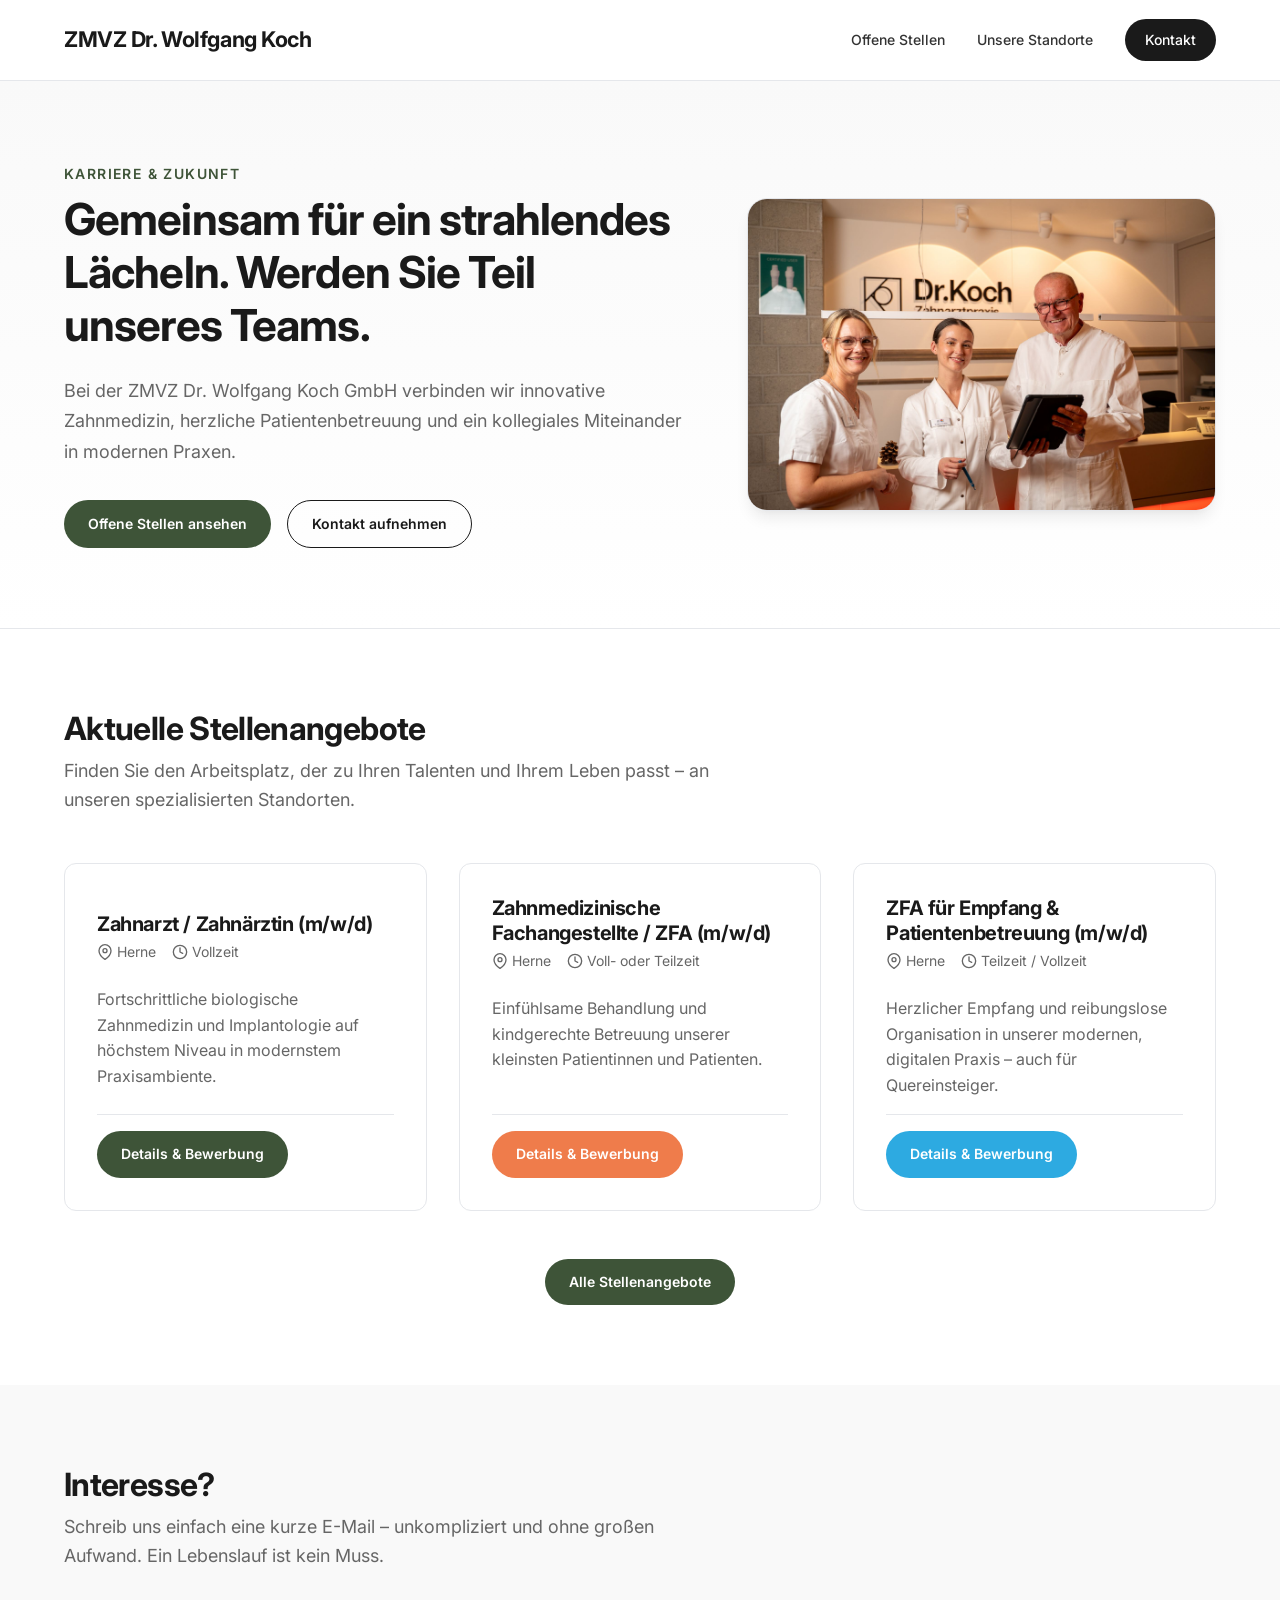
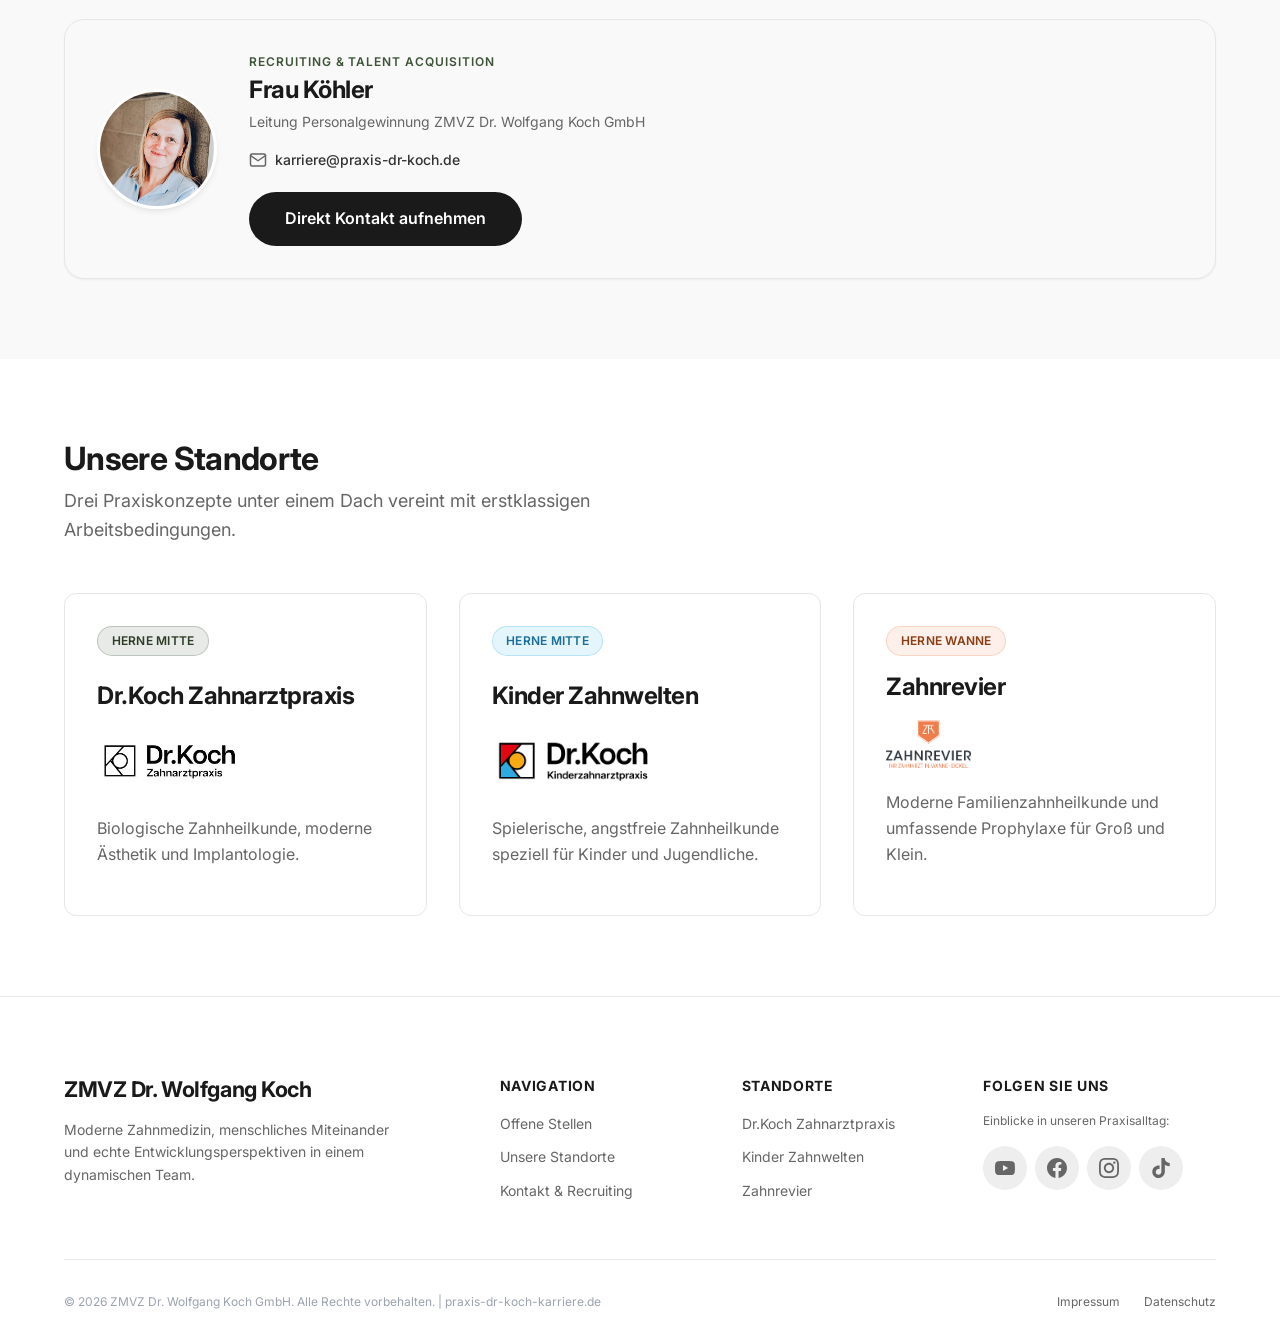
<file: index.html>
<!DOCTYPE html>
<html lang="de">
<head>
  <meta charset="UTF-8">
  <meta name="viewport" content="width=device-width, initial-scale=1.0">
  <title>Karriere bei MVZ Dr. Wolfgang Koch GmbH | praxis-dr-koch-karriere.de</title>
  <meta name="description" content="Entdecken Sie Karrierechancen und offene Stellen bei der ZMVZ Dr. Wolfgang Koch GmbH, den Kinder Zahnwelten und dem Zahnrevier.">
  
  <!-- Zentrales Stylesheet -->
  <link rel="stylesheet" href="css/style.css">
</head>
<body>

  <!-- ==========================================================================
       Header & Hauptnavigation
       ========================================================================== -->
  <header class="site-header">
    <div class="container header-container">
      <!-- Logo links -->
      <a href="index.html" class="site-logo" aria-label="ZMVZ Dr. Wolfgang Koch Startseite">
        <span class="site-logo-text">ZMVZ Dr. Wolfgang Koch</span>
      </a>

      <!-- Mobile Navigation Toggle -->
      <button class="mobile-nav-toggle" aria-label="Menü öffnen" aria-expanded="false">
        <svg viewBox="0 0 24 24" fill="none" stroke="currentColor" stroke-width="2" stroke-linecap="round" stroke-linejoin="round">
          <line x1="3" y1="12" x2="21" y2="12"></line>
          <line x1="3" y1="6" x2="21" y2="6"></line>
          <line x1="3" y1="18" x2="21" y2="18"></line>
        </svg>
      </button>

      <!-- Navigation rechts -->
      <nav class="main-nav" aria-label="Hauptnavigation">
        <ul class="nav-list">
          <li><a href="jobs.html" class="nav-link">Offene Stellen</a></li>
          <li><a href="#standorte" class="nav-link">Unsere Standorte</a></li>
          <li><a href="#kontakt" class="nav-btn-contact">Kontakt</a></li>
        </ul>
      </nav>
    </div>
  </header>

  <main>
    <!-- ==========================================================================
         Hero Sektion (2-spaltig: Text links, Teambild rechts)
         ========================================================================== -->
    <section class="hero">
      <div class="container">
        <div class="hero-grid">
          <!-- Linke Spalte: Text & Aktionen -->
          <div class="hero-content">
            <span class="hero-subtitle">Karriere &amp; Zukunft</span>
            <h1 class="hero-title">Gemeinsam für ein strahlendes Lächeln. Werden Sie Teil unseres Teams.</h1>
            <p class="lead">
              Bei der ZMVZ Dr. Wolfgang Koch GmbH verbinden wir innovative Zahnmedizin, herzliche Patientenbetreuung und ein kollegiales Miteinander in modernen Praxen.
            </p>
            <div class="hero-actions">
              <a href="jobs.html" class="btn btn-primary">Offene Stellen ansehen</a>
              <a href="#kontakt" class="btn btn-outline">Kontakt aufnehmen</a>
            </div>
          </div>

          <!-- Rechte Spalte: Teambild -->
          <div class="hero-image-wrap">
            <img src="images/team-dr-koch.jpg" alt="Das Praxisteam der MVZ Dr. Wolfgang Koch GmbH" class="hero-image">
          </div>
        </div>
      </div>
    </section>

    <!-- ==========================================================================
         Sektion: Offene Stellen
         ========================================================================== -->
    <section id="stellen" class="section">
      <div class="container">
        <h2 class="section-title">Aktuelle Stellenangebote</h2>
        <p class="section-subtitle">Finden Sie den Arbeitsplatz, der zu Ihren Talenten und Ihrem Leben passt – an unseren spezialisierten Standorten.</p>

        <div class="grid grid-3">
          <!-- Job Card 1: Dr.Koch Zahnarztpraxis -->
          <article class="job-card">
            <div class="job-card-header">
              <!--<span class="badge badge-koch">Dr.Koch Zahnarztpraxis</span>-->
            </div>
            <h3 class="job-card-title">Zahnarzt / Zahnärztin (m/w/d)</h3>
            <div class="job-card-meta">
              <span>
                <svg viewBox="0 0 24 24" fill="none" stroke="currentColor" stroke-width="2" stroke-linecap="round" stroke-linejoin="round">
                  <path d="M21 10c0 7-9 13-9 13s-9-6-9-13a9 9 0 0 1 18 0z"></path>
                  <circle cx="12" cy="10" r="3"></circle>
                </svg>
                Herne
              </span>
              <span>
                <svg viewBox="0 0 24 24" fill="none" stroke="currentColor" stroke-width="2" stroke-linecap="round" stroke-linejoin="round">
                  <circle cx="12" cy="12" r="10"></circle>
                  <polyline points="12 6 12 12 16 14"></polyline>
                </svg>
                Vollzeit
              </span>
            </div>
            <p class="text-muted">Fortschrittliche biologische Zahnmedizin und Implantologie auf höchstem Niveau in modernstem Praxisambiente.</p>
            <div class="job-card-footer">
              <a href="jobs/zahnarzt.html" class="btn btn-koch">Details &amp; Bewerbung</a>
            </div>
          </article>

          <!-- Job Card 2: Kinder Zahnwelten -->
          <article class="job-card">
           
            <h3 class="job-card-title">Zahnmedizinische Fachangestellte / ZFA (m/w/d)</h3>
            <div class="job-card-meta">
              <span>
                <svg viewBox="0 0 24 24" fill="none" stroke="currentColor" stroke-width="2" stroke-linecap="round" stroke-linejoin="round">
                  <path d="M21 10c0 7-9 13-9 13s-9-6-9-13a9 9 0 0 1 18 0z"></path>
                  <circle cx="12" cy="10" r="3"></circle>
                </svg>
                Herne
              </span>
              <span>
                <svg viewBox="0 0 24 24" fill="none" stroke="currentColor" stroke-width="2" stroke-linecap="round" stroke-linejoin="round">
                  <circle cx="12" cy="12" r="10"></circle>
                  <polyline points="12 6 12 12 16 14"></polyline>
                </svg>
                Voll- oder Teilzeit
              </span>
            </div>
            <p class="text-muted">Einfühlsame Behandlung und kindgerechte Betreuung unserer kleinsten Patientinnen und Patienten.</p>
            <div class="job-card-footer">
              <a href="jobs/zfa-behandlungsassistenz.html" class="btn btn-revier">Details &amp; Bewerbung</a>
            </div>
          </article>

          <!-- Job Card 3: Zahnrevier -->
          <article class="job-card">
            
            <h3 class="job-card-title">ZFA für Empfang & Patientenbetreuung (m/w/d)</h3>
            <div class="job-card-meta">
              <span>
                <svg viewBox="0 0 24 24" fill="none" stroke="currentColor" stroke-width="2" stroke-linecap="round" stroke-linejoin="round">
                  <path d="M21 10c0 7-9 13-9 13s-9-6-9-13a9 9 0 0 1 18 0z"></path>
                  <circle cx="12" cy="10" r="3"></circle>
                </svg>
                Herne
              </span>
              <span>
                <svg viewBox="0 0 24 24" fill="none" stroke="currentColor" stroke-width="2" stroke-linecap="round" stroke-linejoin="round">
                  <circle cx="12" cy="12" r="10"></circle>
                  <polyline points="12 6 12 12 16 14"></polyline>
                </svg>
                Teilzeit / Vollzeit
              </span>
            </div>
            <p class="text-muted">Herzlicher Empfang und reibungslose Organisation in unserer modernen, digitalen Praxis – auch für Quereinsteiger.</p>
            <div class="job-card-footer">
              <a href="jobs/zfa-anmeldung.html" class="btn btn-kinder">Details &amp; Bewerbung</a>
            </div>
          </article>
        </div>

        <!-- Button: Alle Stellenangebote -->
        <div class="section-actions">
          <a href="jobs.html" class="btn btn-primary">Alle Stellenangebote</a>
        </div>
      </div>
    </section>

    <!-- ==========================================================================
         Sektion: Kontakt-Widget für Frau Köhler (.contact-widget)
         ========================================================================== -->
    <section id="kontakt" class="section section-light">
      <div class="container">
        <h2 class="section-title">Interesse?</h2>
        <p class="section-subtitle">Schreib uns einfach eine kurze E-Mail – unkompliziert und ohne großen Aufwand. Ein Lebenslauf ist kein Muss.</p>

        <!-- Kontakt-Widget -->
        <div class="contact-widget">
          <div class="contact-widget-avatar-wrap">
            <img src="images/frau-koehler.jpg" alt="Portrait von Frau Köhler – Recruiting &amp; Talent Acquisition" class="contact-widget-avatar">
          </div>
          
          <div class="contact-widget-info">
            <span class="contact-widget-role">RECRUITING &amp; TALENT ACQUISITION</span>
            <h3 class="contact-widget-name">Frau Köhler</h3>
            <p class="contact-widget-title">Leitung Personalgewinnung ZMVZ Dr. Wolfgang Koch GmbH</p>

            <div class="contact-widget-details">
             

              <a href="mailto:karriere@praxis-dr-koch.de" class="contact-widget-item" aria-label="E-Mail an Frau Köhler senden">
                <svg viewBox="0 0 24 24" fill="none" stroke="currentColor" stroke-width="2" stroke-linecap="round" stroke-linejoin="round">
                  <path d="M4 4h16c1.1 0 2 .9 2 2v12c0 1.1-.9 2-2 2H4c-1.1 0-2-.9-2-2V6c0-1.1.9-2 2-2z"></path>
                  <polyline points="22,6 12,13 2,6"></polyline>
                </svg>
                <span>karriere@praxis-dr-koch.de</span>
              </a>
            </div>

            <div class="contact-widget-cta">
              <a href="#" class="btn btn-secondary btn-apply" data-user="karriere" data-domain="praxis-dr-koch.de">
                Direkt Kontakt aufnehmen
              </a>
            </div>
          </div>
        </div>
      </div>
    </section>

    <!-- ==========================================================================
         Sektion: Unsere Standorte
         ========================================================================== -->
    <section id="standorte" class="section">
      <div class="container">
        <h2 class="section-title">Unsere Standorte</h2>
        <p class="section-subtitle">Drei Praxiskonzepte unter einem Dach vereint mit erstklassigen Arbeitsbedingungen.</p>

        <div class="grid grid-3">
          <div class="job-card standort-card">
            <span class="badge badge-koch" style="align-self: flex-start; margin-bottom: var(--space-md);">Herne Mitte</span>
            <h3>Dr.Koch Zahnarztpraxis</h3>
            <div class="standort-logo-wrap">
              <a href="https://www.praxis-dr-koch.de/" target="_blank" rel="noopener noreferrer" aria-label="Zur Website Dr.Koch Zahnarztpraxis">
                <img src="images/DrKoch-Zahnarztpraxis-logo.jpg" alt="Logo Dr.Koch Zahnarztpraxis" class="standort-logo">
              </a>
            </div>
            <p class="text-muted">Biologische Zahnheilkunde, moderne Ästhetik und Implantologie.</p>
          </div>

          <div class="job-card standort-card">
            <span class="badge badge-kinder" style="align-self: flex-start; margin-bottom: var(--space-md);">Herne Mitte</span>
            <h3>Kinder Zahnwelten</h3>
            <div class="standort-logo-wrap">
              <a href="https://kinder-zahnwelten.de/" target="_blank" rel="noopener noreferrer" aria-label="Zur Website Kinder Zahnwelten">
                <img src="images/kinder-zahnwelten-logon.jpg" alt="Logo Kinder Zahnwelten" class="standort-logo">
              </a>
            </div>
            <p class="text-muted">Spielerische, angstfreie Zahnheilkunde speziell für Kinder und Jugendliche.</p>
          </div>

          <div class="job-card standort-card">
            <span class="badge badge-revier" style="align-self: flex-start; margin-bottom: var(--space-md);">Herne Wanne</span>
            <h3>Zahnrevier</h3>
            <div class="standort-logo-wrap">
              <a href="https://zahnrevier.de/" target="_blank" rel="noopener noreferrer" aria-label="Zur Website Zahnrevier">
                <img src="images/Zahnrevier_logo.png" alt="Logo Zahnrevier" class="standort-logo">
              </a>
            </div>
            <p class="text-muted">Moderne Familienzahnheilkunde und umfassende Prophylaxe für Groß und Klein.</p>
          </div>
        </div>
      </div>
    </section>
  </main>

  <!-- ==========================================================================
       Footer mit Social-Media-Leiste (.social-links)
       ========================================================================== -->
  <footer class="site-footer">
    <div class="container">
      <div class="footer-top">
        <!-- Brand Spalte -->
        <div class="footer-brand">
          <a href="index.html" class="site-logo" aria-label="ZMVZ Dr. Wolfgang Koch Startseite">
            <span class="site-logo-text">ZMVZ Dr. Wolfgang Koch</span>
          </a>
          <p>
            Moderne Zahnmedizin, menschliches Miteinander und echte Entwicklungsperspektiven in einem dynamischen Team.
          </p>
        </div>

        <!-- Links Spalte 1 -->
        <div>
          <h4 class="footer-heading">Navigation</h4>
          <ul class="footer-links">
            <li><a href="jobs.html">Offene Stellen</a></li>
            <li><a href="#standorte">Unsere Standorte</a></li>
            <li><a href="#kontakt">Kontakt &amp; Recruiting</a></li>
          </ul>
        </div>

        <!-- Links Spalte 2 -->
        <div>
          <h4 class="footer-heading">Standorte</h4>
          <ul class="footer-links">
            <li><a href="https://www.praxis-dr-koch.de/" target="_blank" rel="noopener noreferrer">Dr.Koch Zahnarztpraxis</a></li>
            <li><a href="https://kinder-zahnwelten.de/" target="_blank" rel="noopener noreferrer">Kinder Zahnwelten</a></li>
            <li><a href="https://zahnrevier.de/" target="_blank" rel="noopener noreferrer">Zahnrevier</a></li>
          </ul>
        </div>

        <!-- Social Media Spalte -->
        <div>
          <h4 class="footer-heading">Folgen Sie uns</h4>
          <p class="text-muted" style="font-size: var(--font-xs); margin-bottom: var(--space-md);">
            Einblicke in unseren Praxisalltag:
          </p>
          
          <!-- Social-Media-Leiste mit minimalistischen runden Icon-Buttons -->
          <div class="social-links" aria-label="Social Media Kanäle">
            <!-- YouTube -->
            <a href="https://www.youtube.com/channel/UCBZ_MBWrruyP1A4gJ_5atKA" 
               class="social-btn" 
               target="_blank" 
               rel="noopener noreferrer" 
               title="YouTube – Dr. Koch"
               aria-label="YouTube Kanal öffnen">
              <svg viewBox="0 0 24 24">
                <path d="M23.498 6.186a3.016 3.016 0 0 0-2.122-2.136C19.505 3.545 12 3.545 12 3.545s-7.505 0-9.377.505A3.017 3.017 0 0 0 .502 6.186C0 8.07 0 12 0 12s0 3.93.502 5.814a3.016 3.016 0 0 0 2.122 2.136c1.871.505 9.376.505 9.376.505s7.505 0 9.377-.505a3.015 3.015 0 0 0 2.122-2.136C24 15.93 24 12 24 12s0-3.93-.502-5.814zM9.545 15.568V8.432L15.818 12l-6.273 3.568z"/>
              </svg>
            </a>

            <!-- Facebook -->
            <a href="https://www.facebook.com/Dr.KochZahnarztpraxis" 
               class="social-btn" 
               target="_blank" 
               rel="noopener noreferrer" 
               title="Facebook – Dr. Koch Zahnarztpraxis"
               aria-label="Facebook Seite öffnen">
              <svg viewBox="0 0 24 24">
                <path d="M24 12.073c0-6.627-5.373-12-12-12s-12 5.373-12 12c0 5.99 4.388 10.954 10.125 11.854v-8.385H7.078v-3.47h3.047V9.43c0-3.007 1.792-4.669 4.533-4.669 1.312 0 2.686.235 2.686.235v2.953H15.83c-1.491 0-1.956.925-1.956 1.874v2.25h3.328l-.532 3.47h-2.796v8.385C19.612 23.027 24 18.062 24 12.073z"/>
              </svg>
            </a>

            <!-- Instagram -->
            <a href="https://www.instagram.com/dr.koch.zahnarztpraxis/" 
               class="social-btn" 
               target="_blank" 
               rel="noopener noreferrer" 
               title="Instagram – Dr. Koch Zahnarztpraxis"
               aria-label="Instagram Profil öffnen">
              <svg viewBox="0 0 24 24">
                <path d="M12 2.163c3.204 0 3.584.012 4.85.07 3.252.148 4.771 1.691 4.919 4.919.058 1.265.069 1.645.069 4.849 0 3.205-.012 3.584-.069 4.849-.149 3.225-1.664 4.771-4.919 4.919-1.266.058-1.644.07-4.85.07-3.204 0-3.584-.012-4.849-.07-3.26-.149-4.771-1.699-4.919-4.92-.058-1.265-.07-1.644-.07-4.849 0-3.204.013-3.583.07-4.849.149-3.227 1.664-4.771 4.919-4.919 1.266-.057 1.645-.069 4.849-.069zm0-2.163c-3.259 0-3.667.014-4.947.072-4.358.2-6.78 2.618-6.98 6.98-.059 1.281-.073 1.689-.073 4.948 0 3.259.014 3.668.072 4.948.2 4.358 2.618 6.78 6.98 6.98 1.281.058 1.689.072 4.948.072 3.259 0 3.668-.014 4.948-.072 4.354-.2 6.782-2.618 6.979-6.98.059-1.28.073-1.689.073-4.948 0-3.259-.014-3.667-.072-4.947-.196-4.354-2.617-6.78-6.979-6.98-1.281-.059-1.69-.073-4.949-.073zm0 5.838c-3.403 0-6.162 2.759-6.162 6.162s2.759 6.163 6.162 6.163 6.162-2.759 6.162-6.163c0-3.403-2.759-6.162-6.162-6.162zm0 10.162c-2.209 0-4-1.79-4-4 0-2.209 1.791-4 4-4s4 1.791 4 4c0 2.21-1.791 4-4 4zm6.406-11.845c-.796 0-1.441.645-1.441 1.44s.645 1.44 1.441 1.44c.795 0 1.439-.645 1.439-1.44s-.644-1.44-1.439-1.44z"/>
              </svg>
            </a>

            <!-- TikTok -->
            <a href="https://www.tiktok.com/@kinderzahnwelten" 
               class="social-btn" 
               target="_blank" 
               rel="noopener noreferrer" 
               title="TikTok – @kinderzahnwelten"
               aria-label="TikTok Profil öffnen">
              <svg viewBox="0 0 24 24">
                <path d="M12.525.02c1.31-.02 2.61-.01 3.91-.02.08 1.53.63 3.09 1.75 4.17 1.12 1.11 2.7 1.62 4.24 1.79v4.03c-1.44-.05-2.89-.35-4.2-.97-.57-.26-1.1-.59-1.62-.93-.01 2.92.01 5.84-.02 8.75-.08 1.4-.54 2.79-1.35 3.94-1.31 1.92-3.58 3.17-5.91 3.21-1.43.08-2.86-.31-4.08-1.03-2.02-1.19-3.44-3.37-3.65-5.71-.02-.5-.03-1-.01-1.49.18-1.9 1.12-3.72 2.58-4.96 1.66-1.44 3.98-2.13 6.15-1.72.02 1.48-.04 2.96-.04 4.44-.99-.32-2.15-.23-3.02.37-.63.41-1.11 1.04-1.36 1.75-.21.51-.24 1.07-.14 1.61.24 1.64 1.82 2.89 3.5 2.72 1.14-.07 2.19-.74 2.75-1.74.32-.54.48-1.17.47-1.81.03-4.52-.01-9.04.01-13.56z"/>
              </svg>
            </a>
          </div>
        </div>
      </div>

      <!-- Footer Bottom Bar -->
      <div class="footer-bottom">
        <div>
          &copy; 2026 ZMVZ Dr. Wolfgang Koch GmbH. Alle Rechte vorbehalten. | <a href="https://praxis-dr-koch-karriere.de" style="color: inherit;">praxis-dr-koch-karriere.de</a>
        </div>
        <div class="footer-legal-links">
          <a href="impressum.html">Impressum</a>
          <a href="datenschutz.html">Datenschutz</a>
        </div>
      </div>
    </div>
  </footer>

  <script src="js/script.js" defer></script>
</body>
</html>
</file>
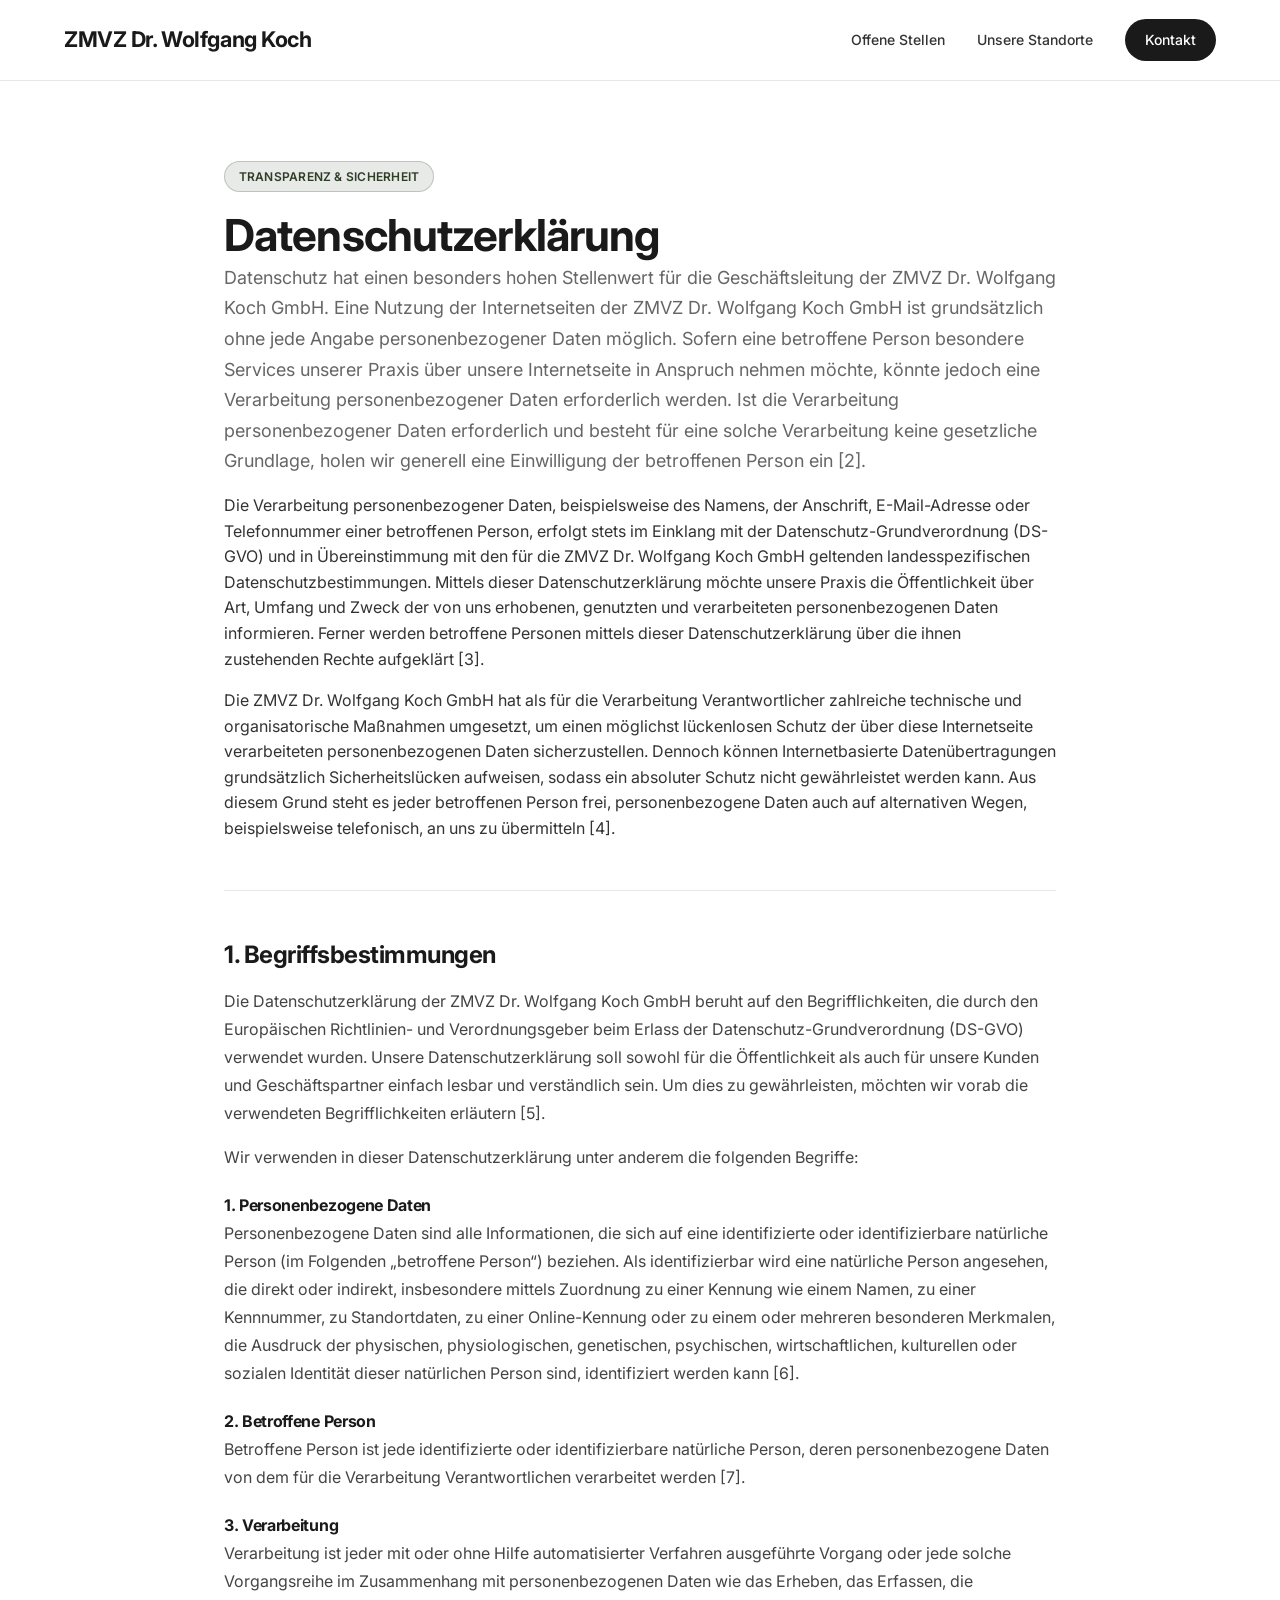
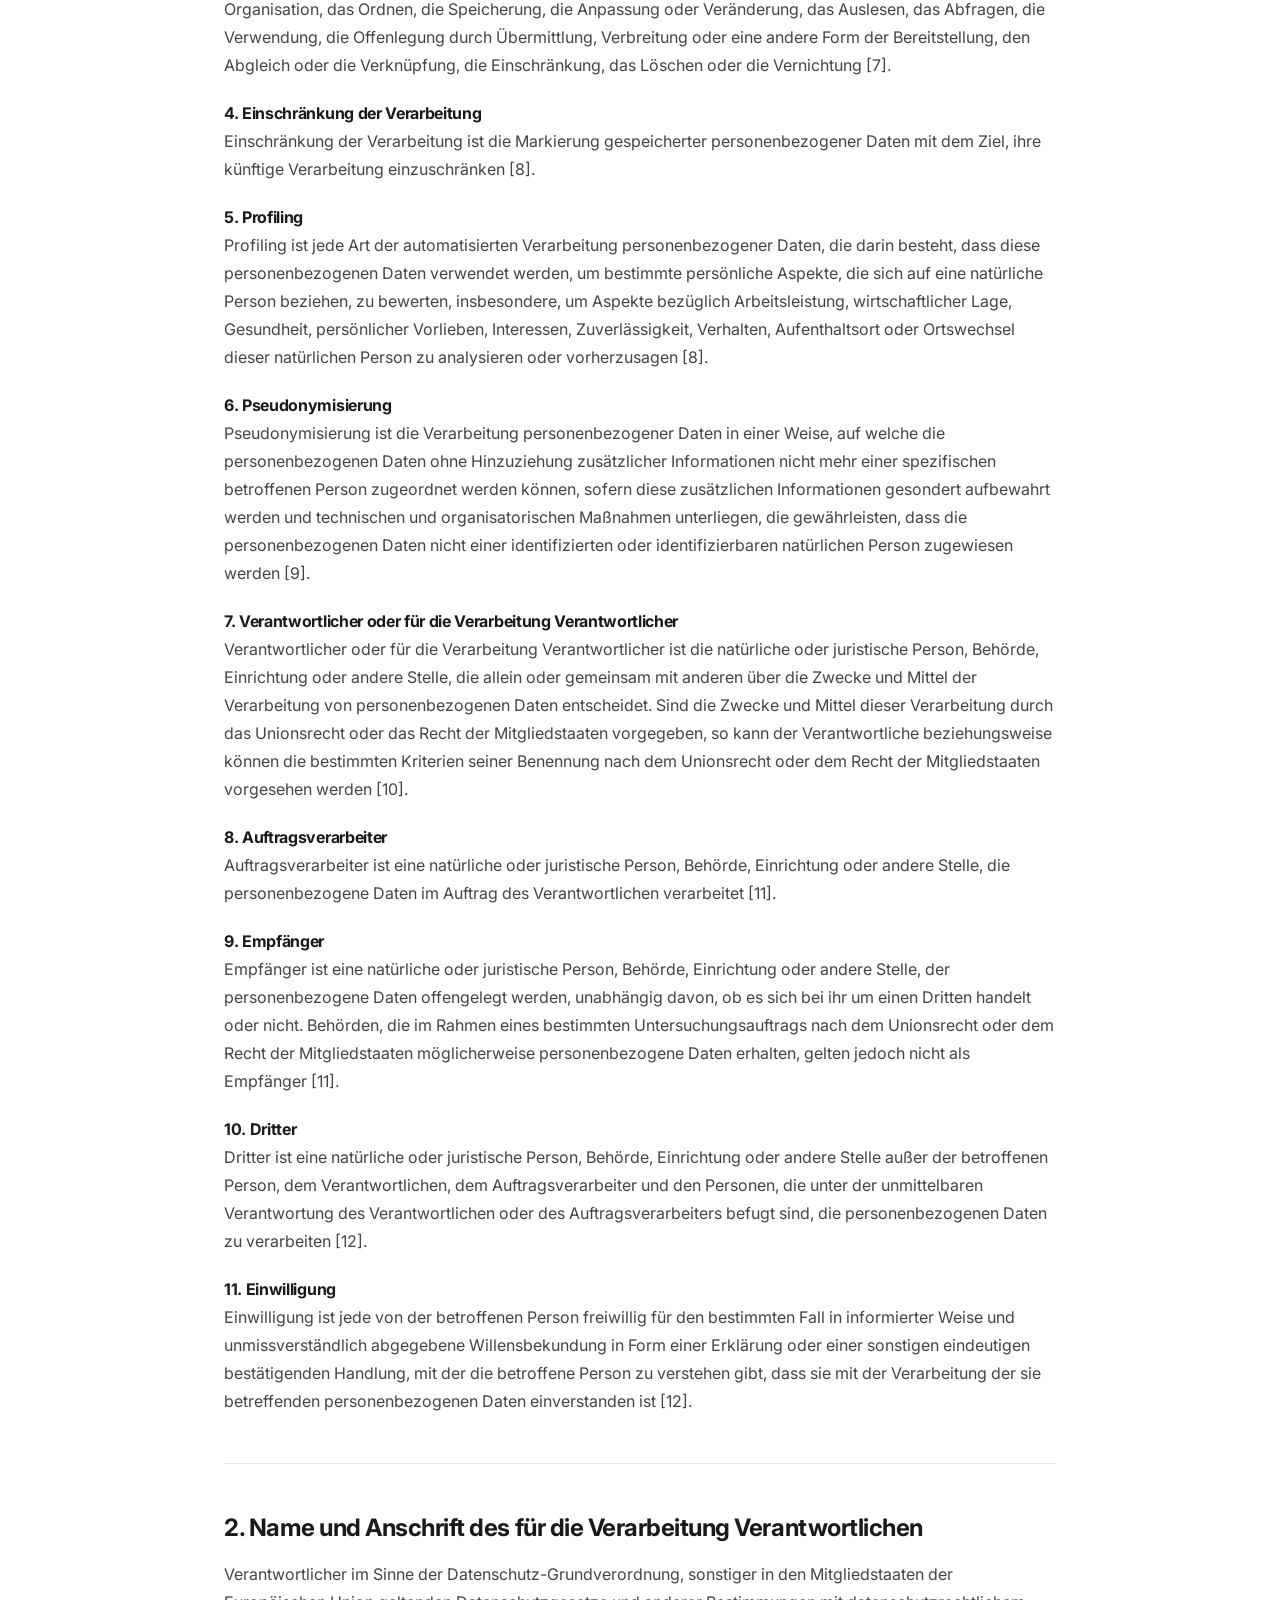
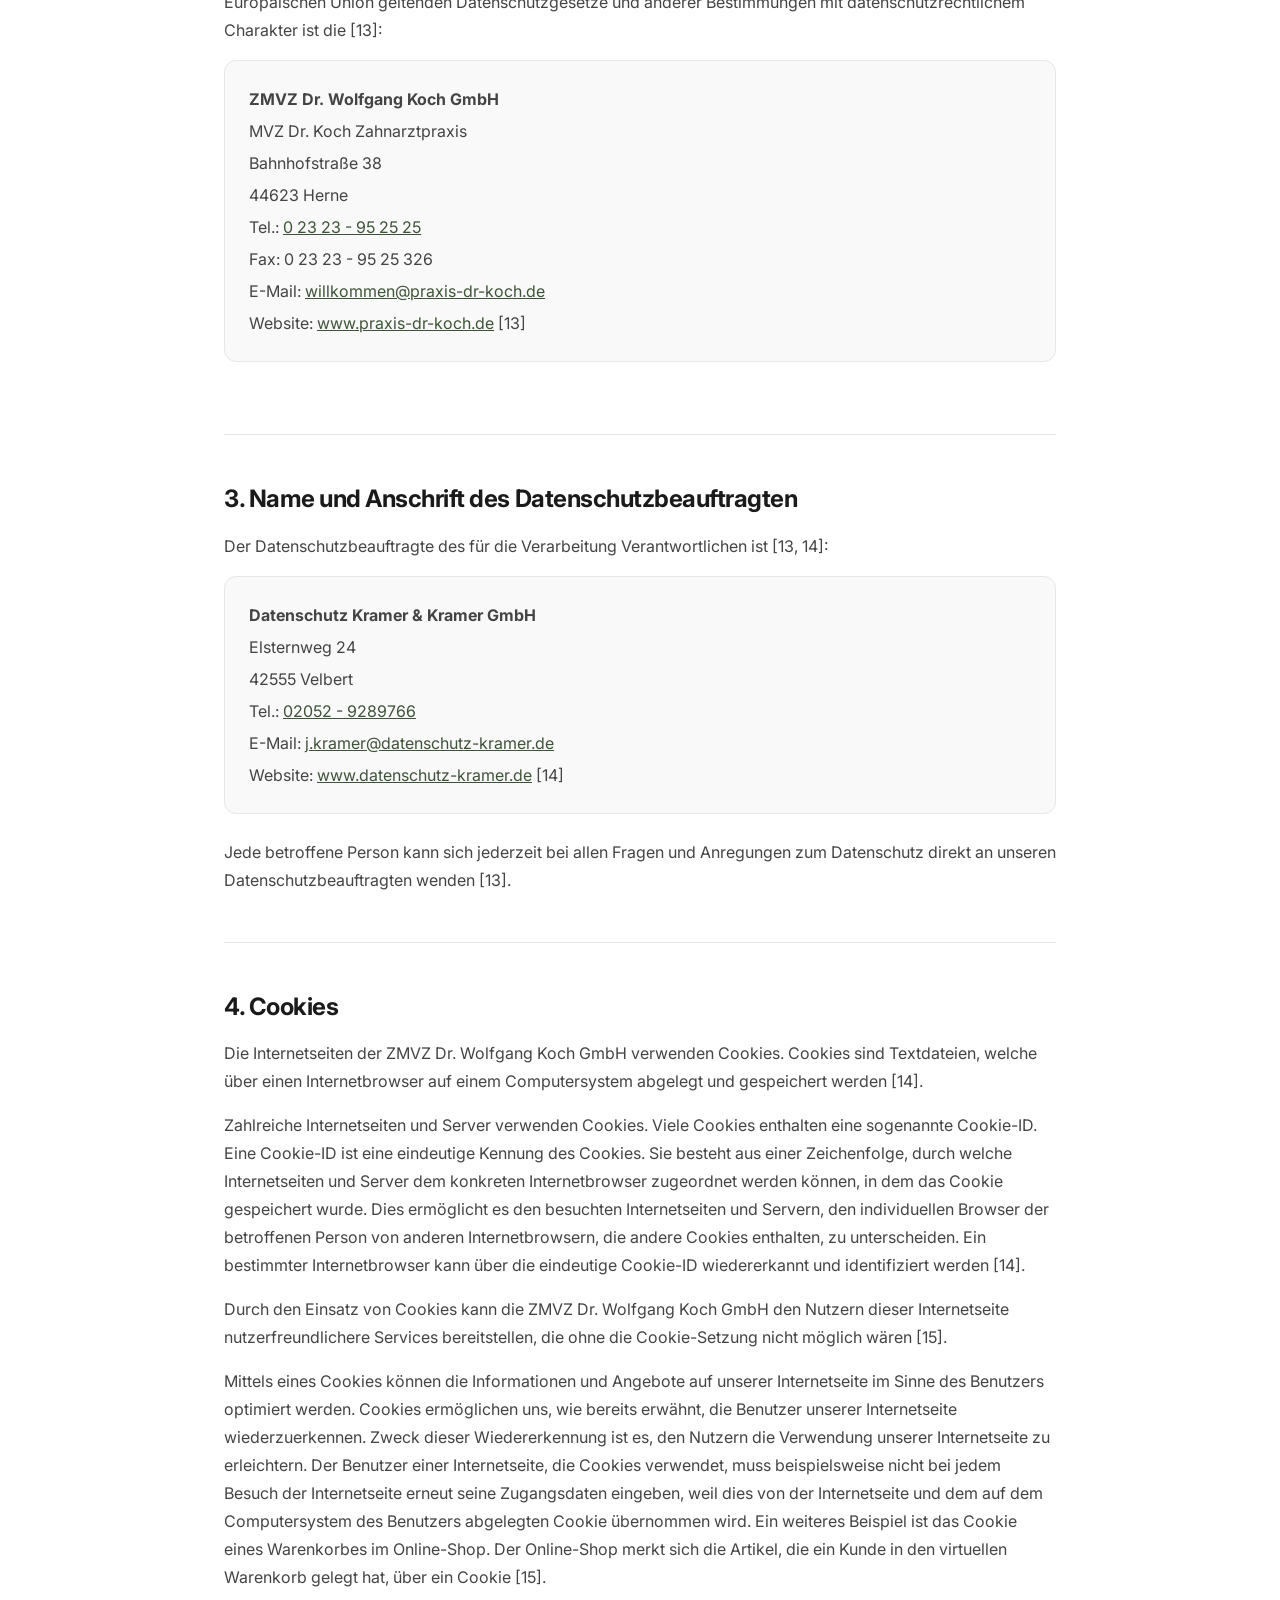
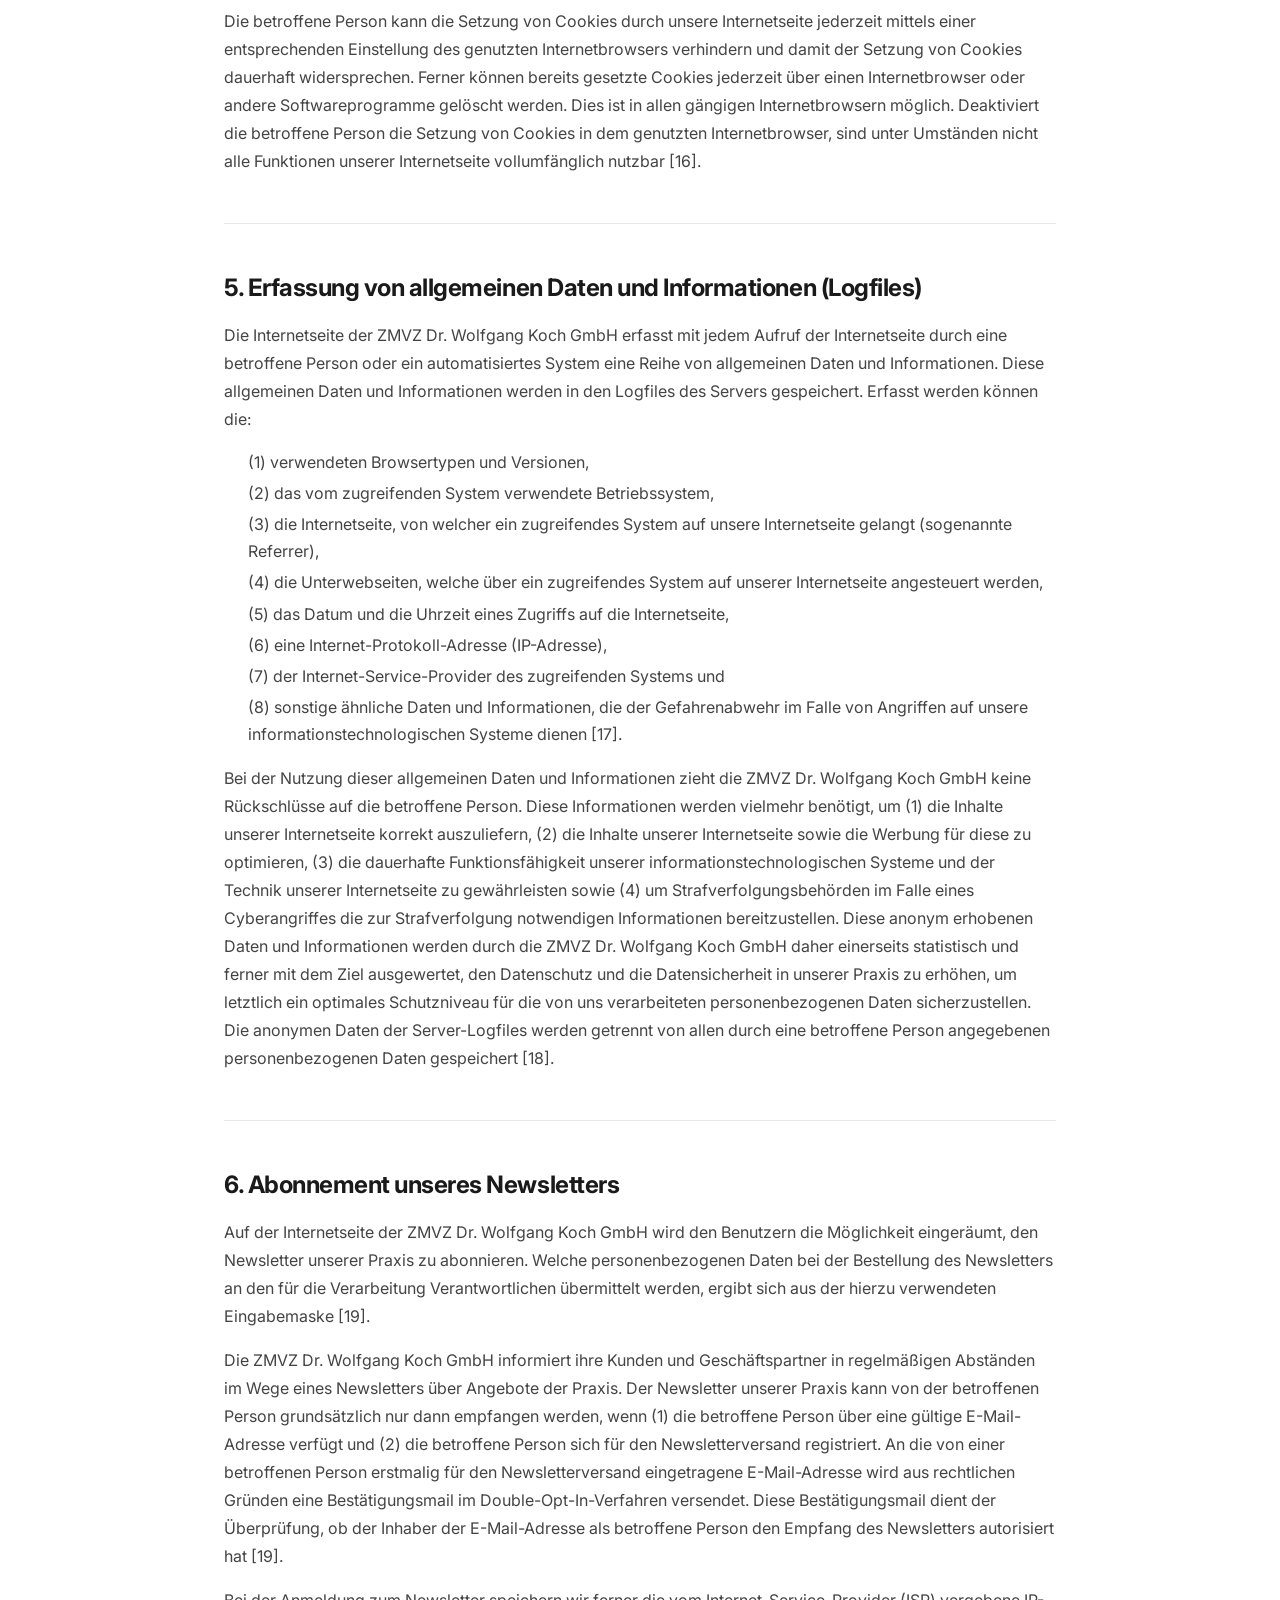
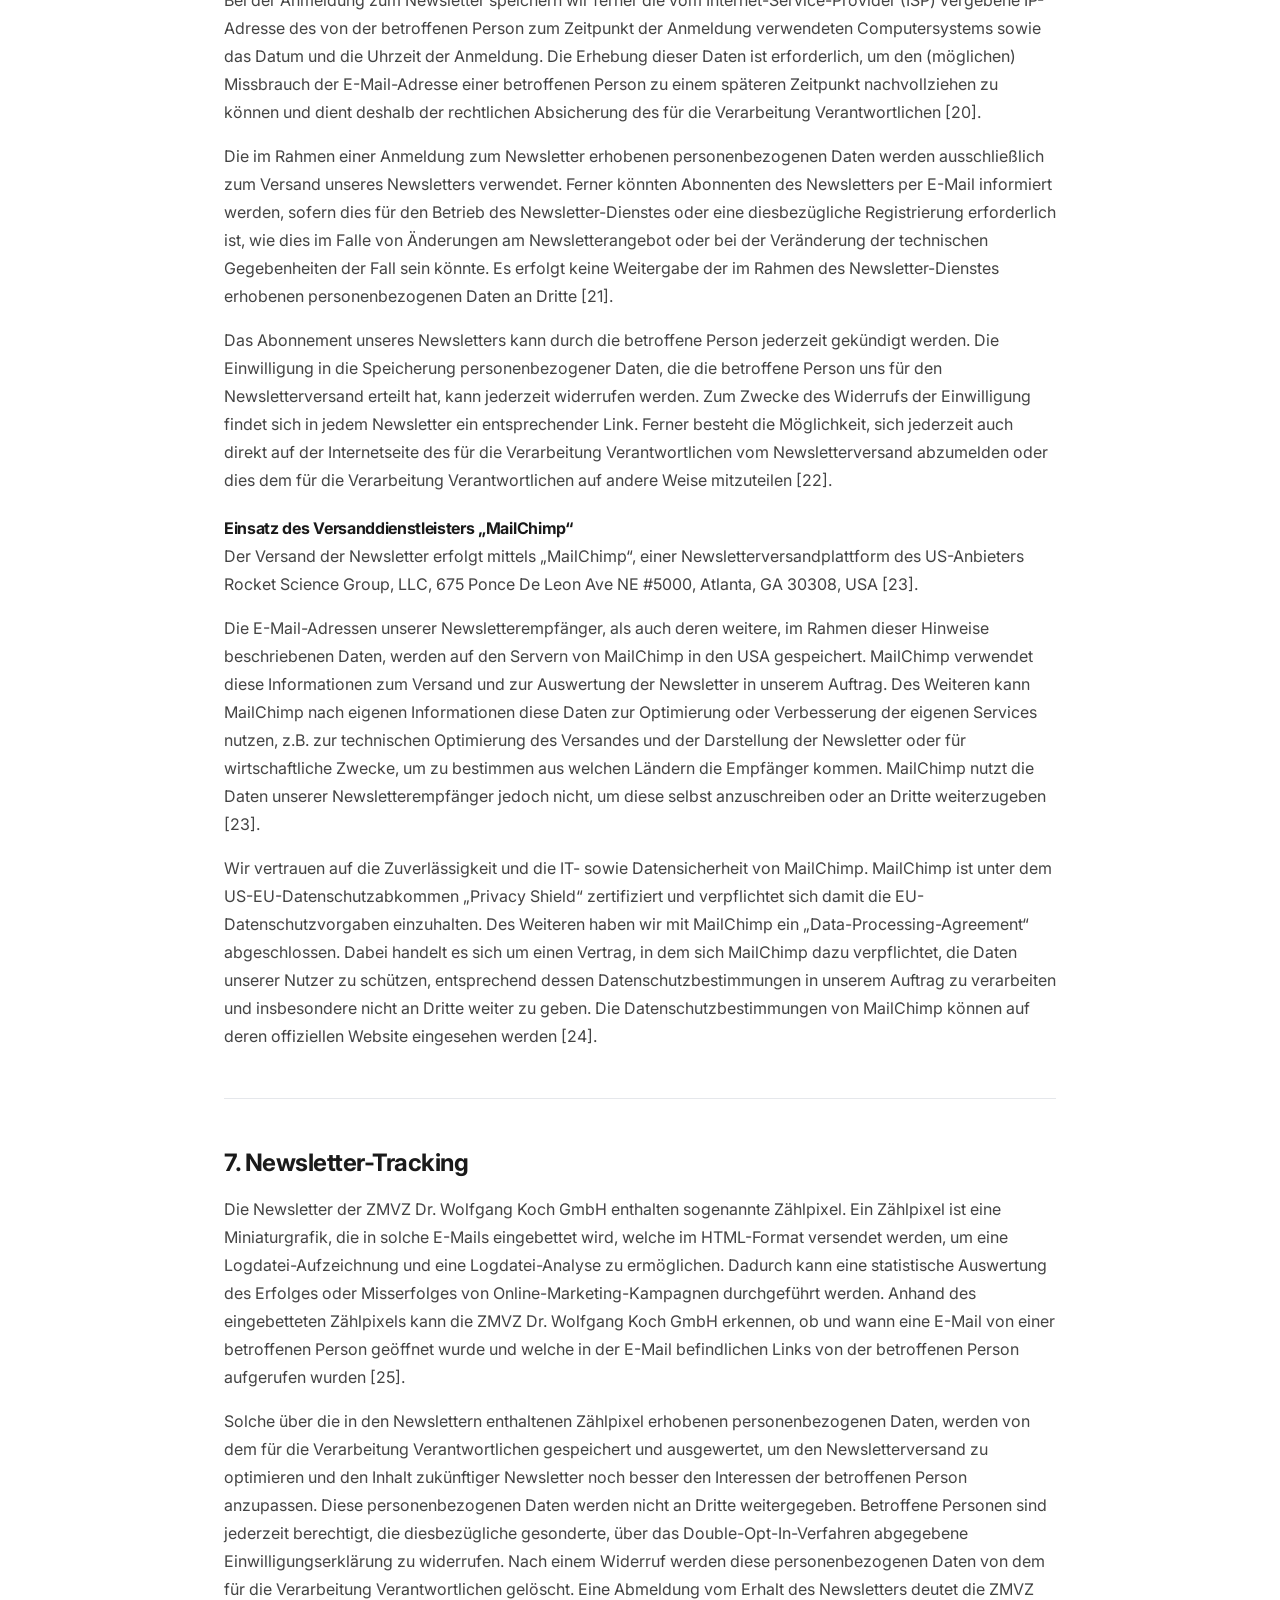
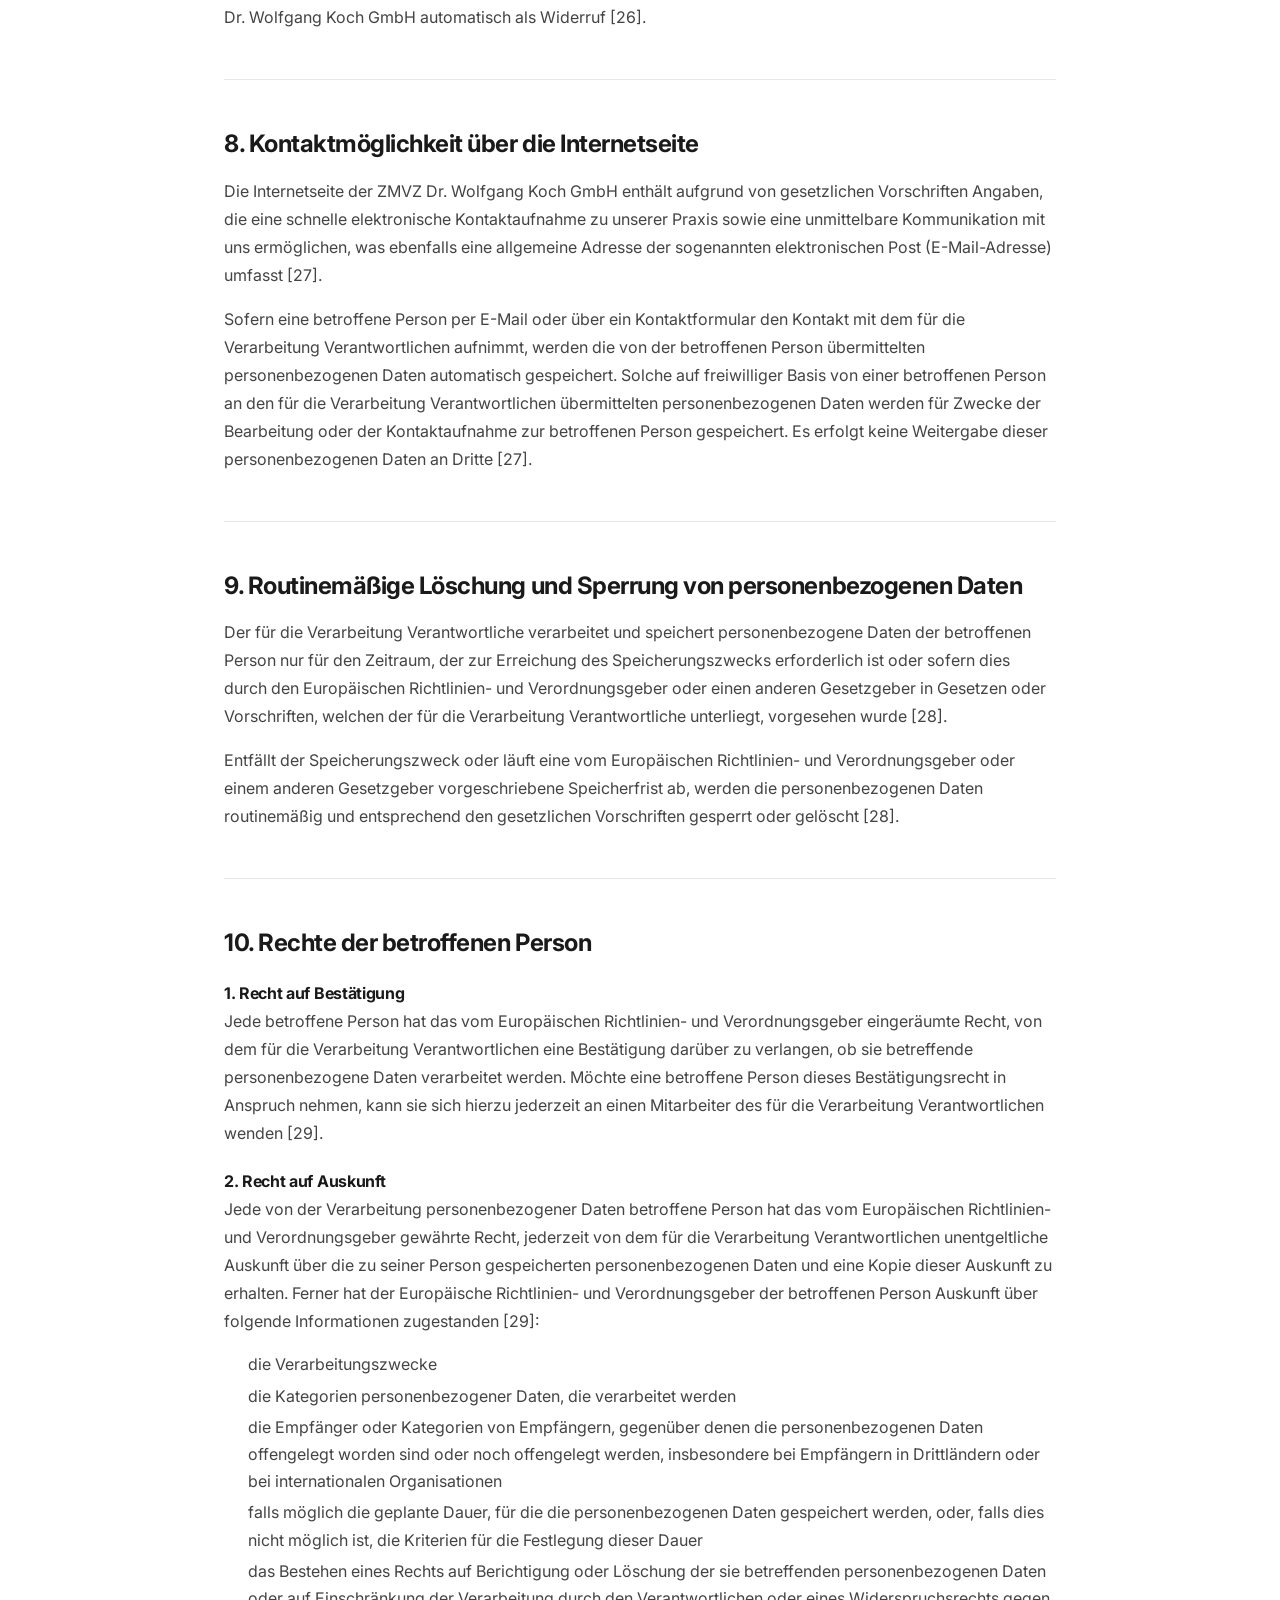
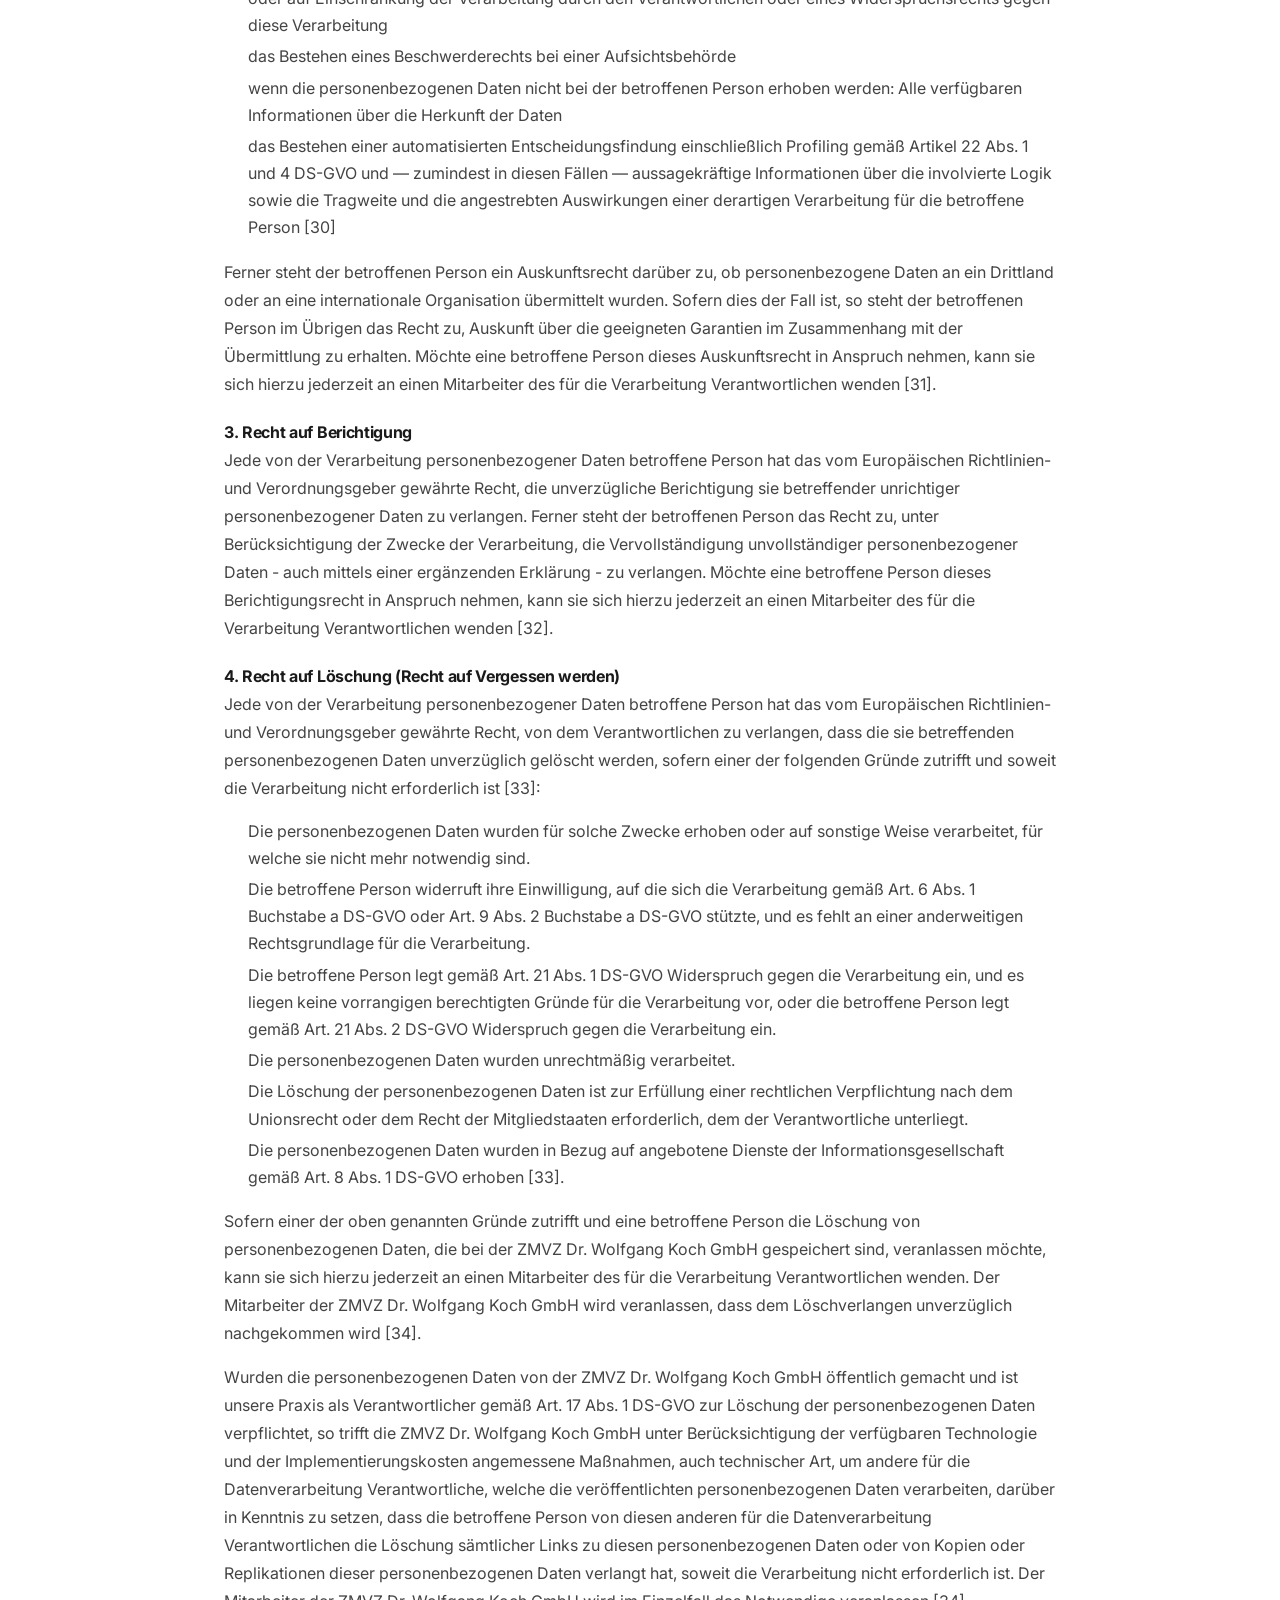
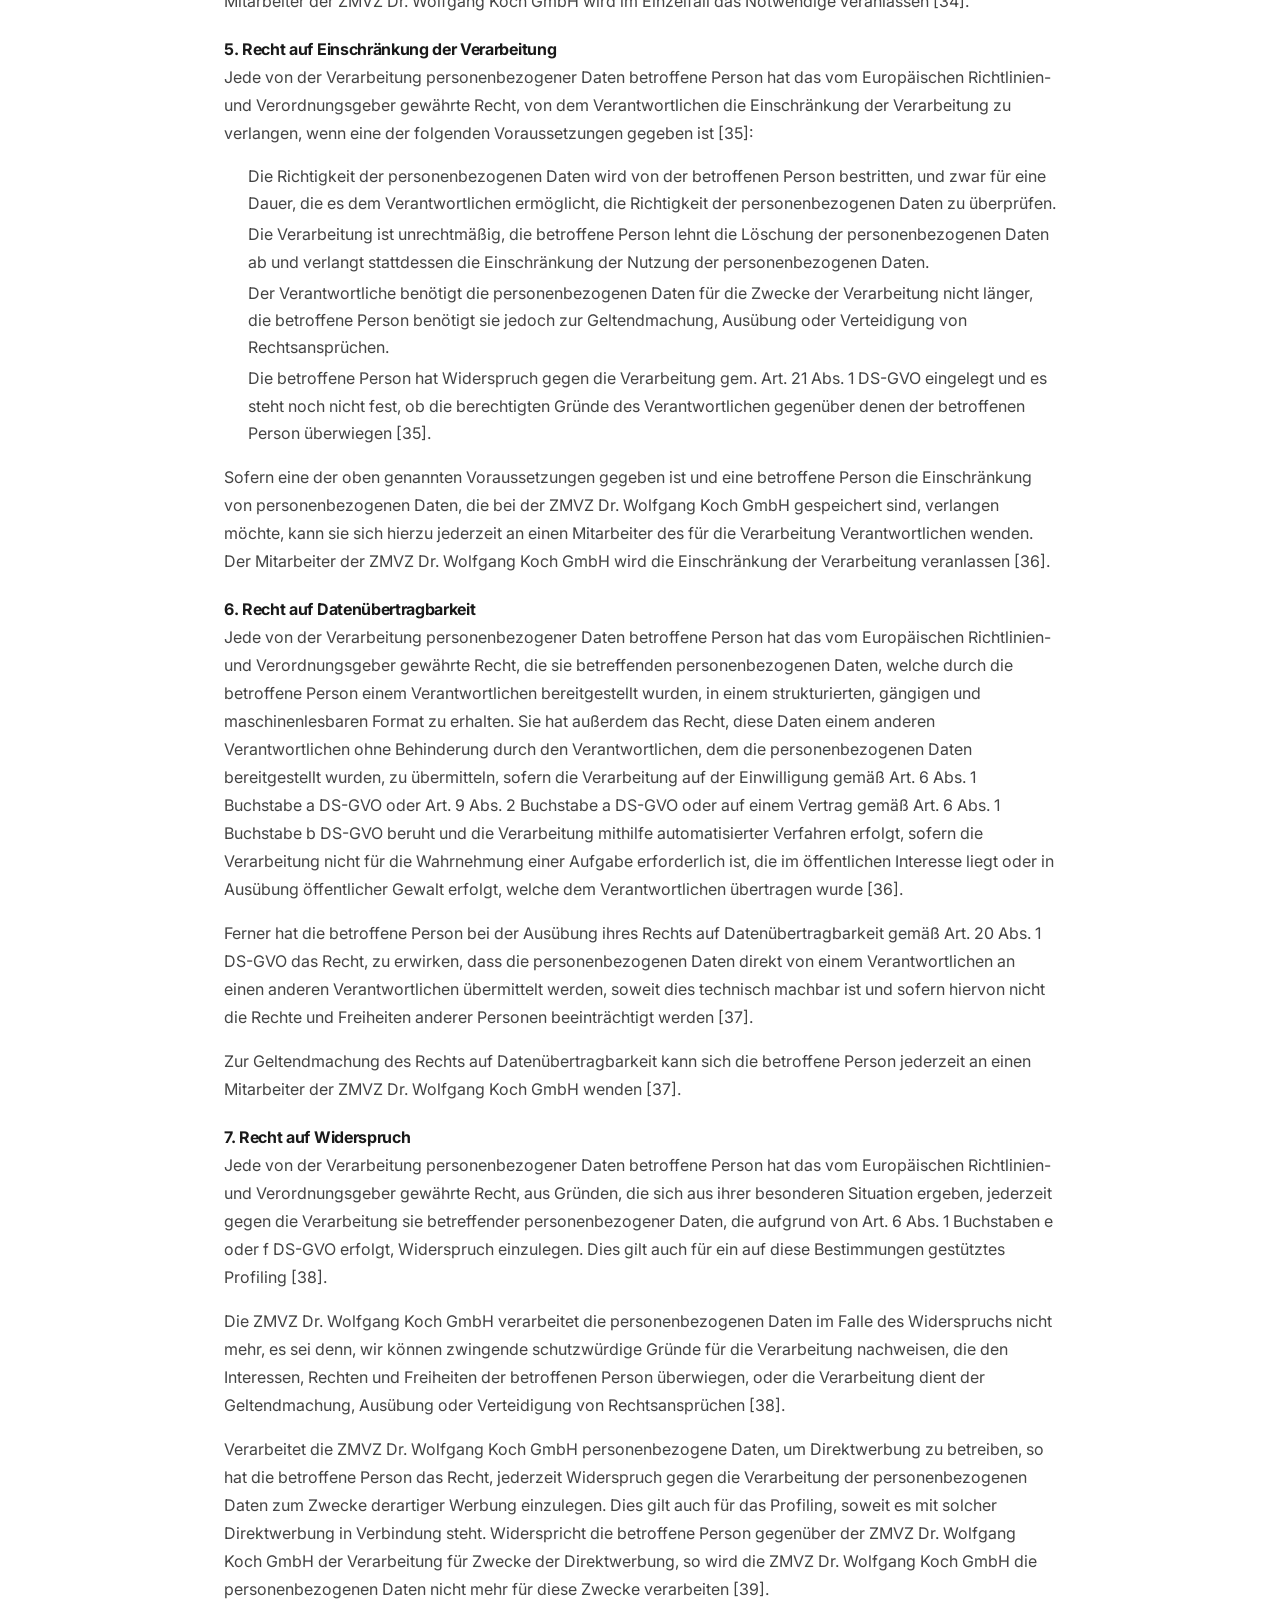
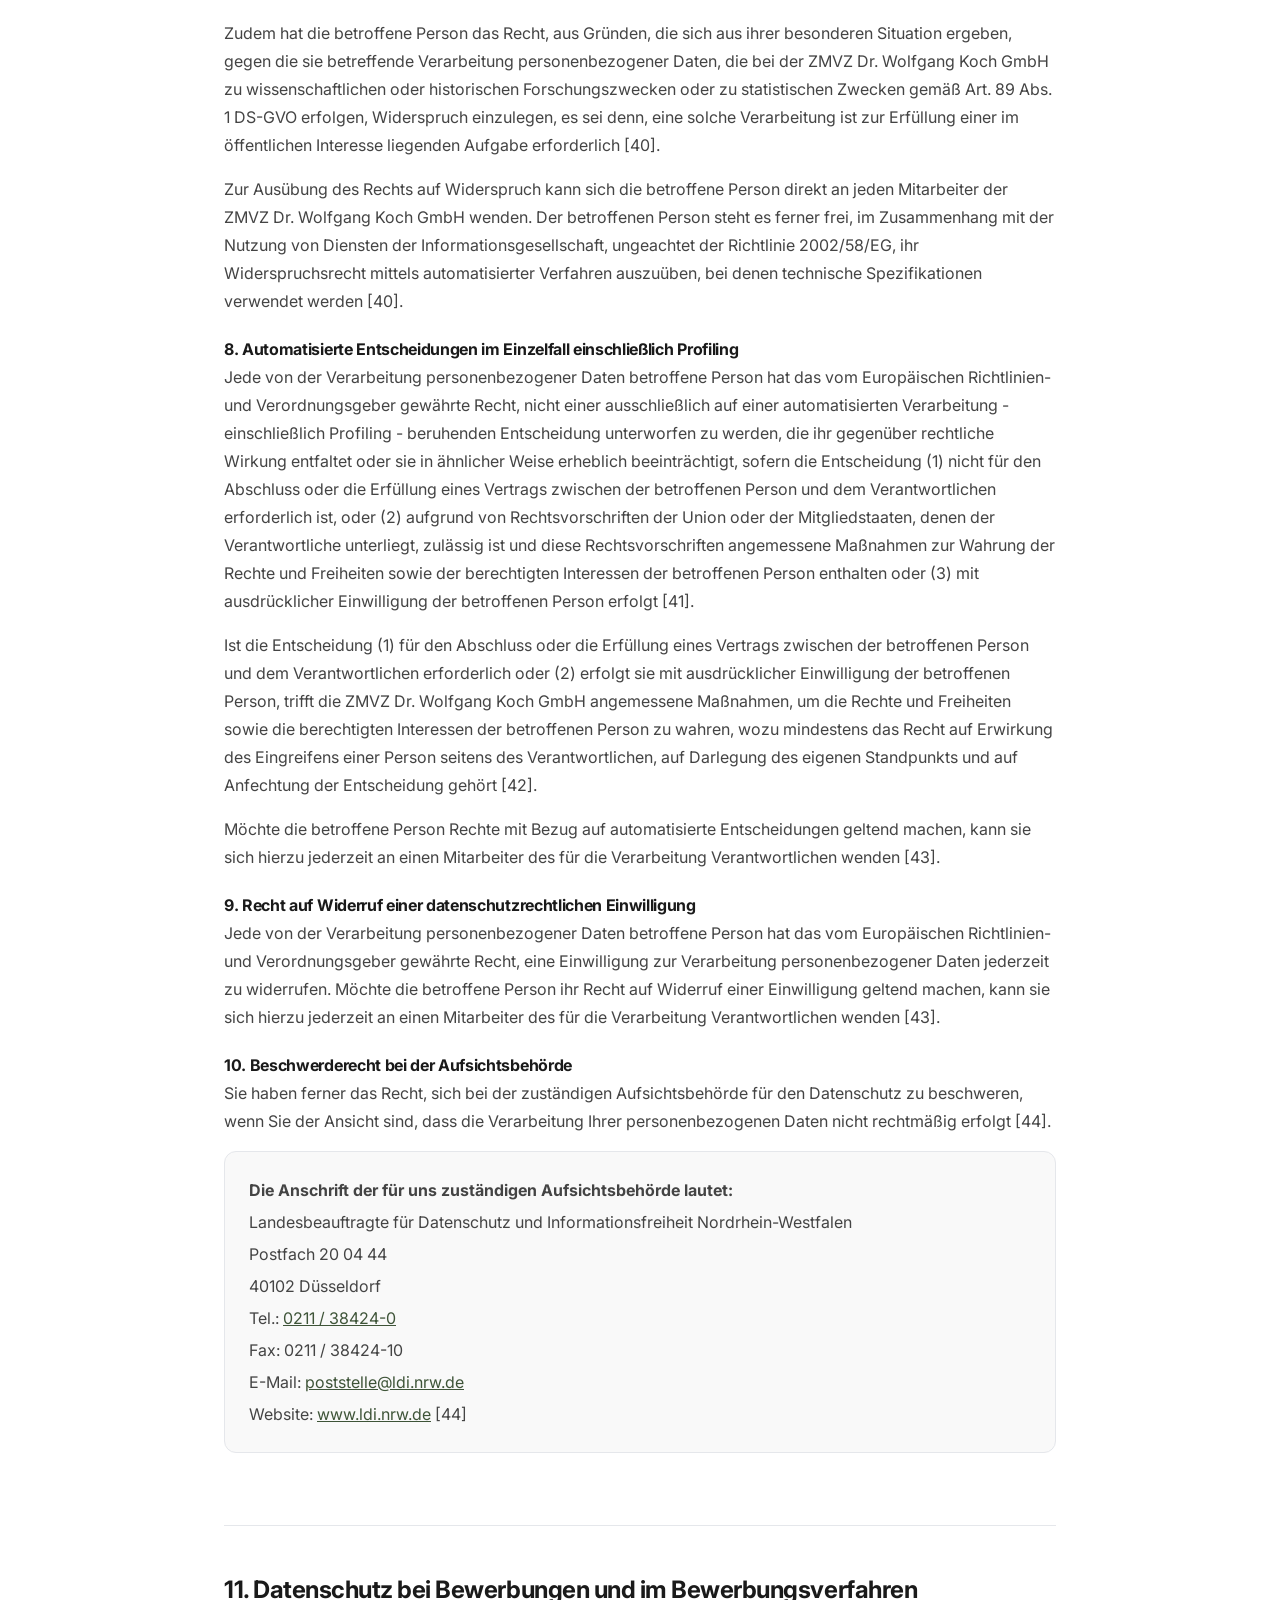
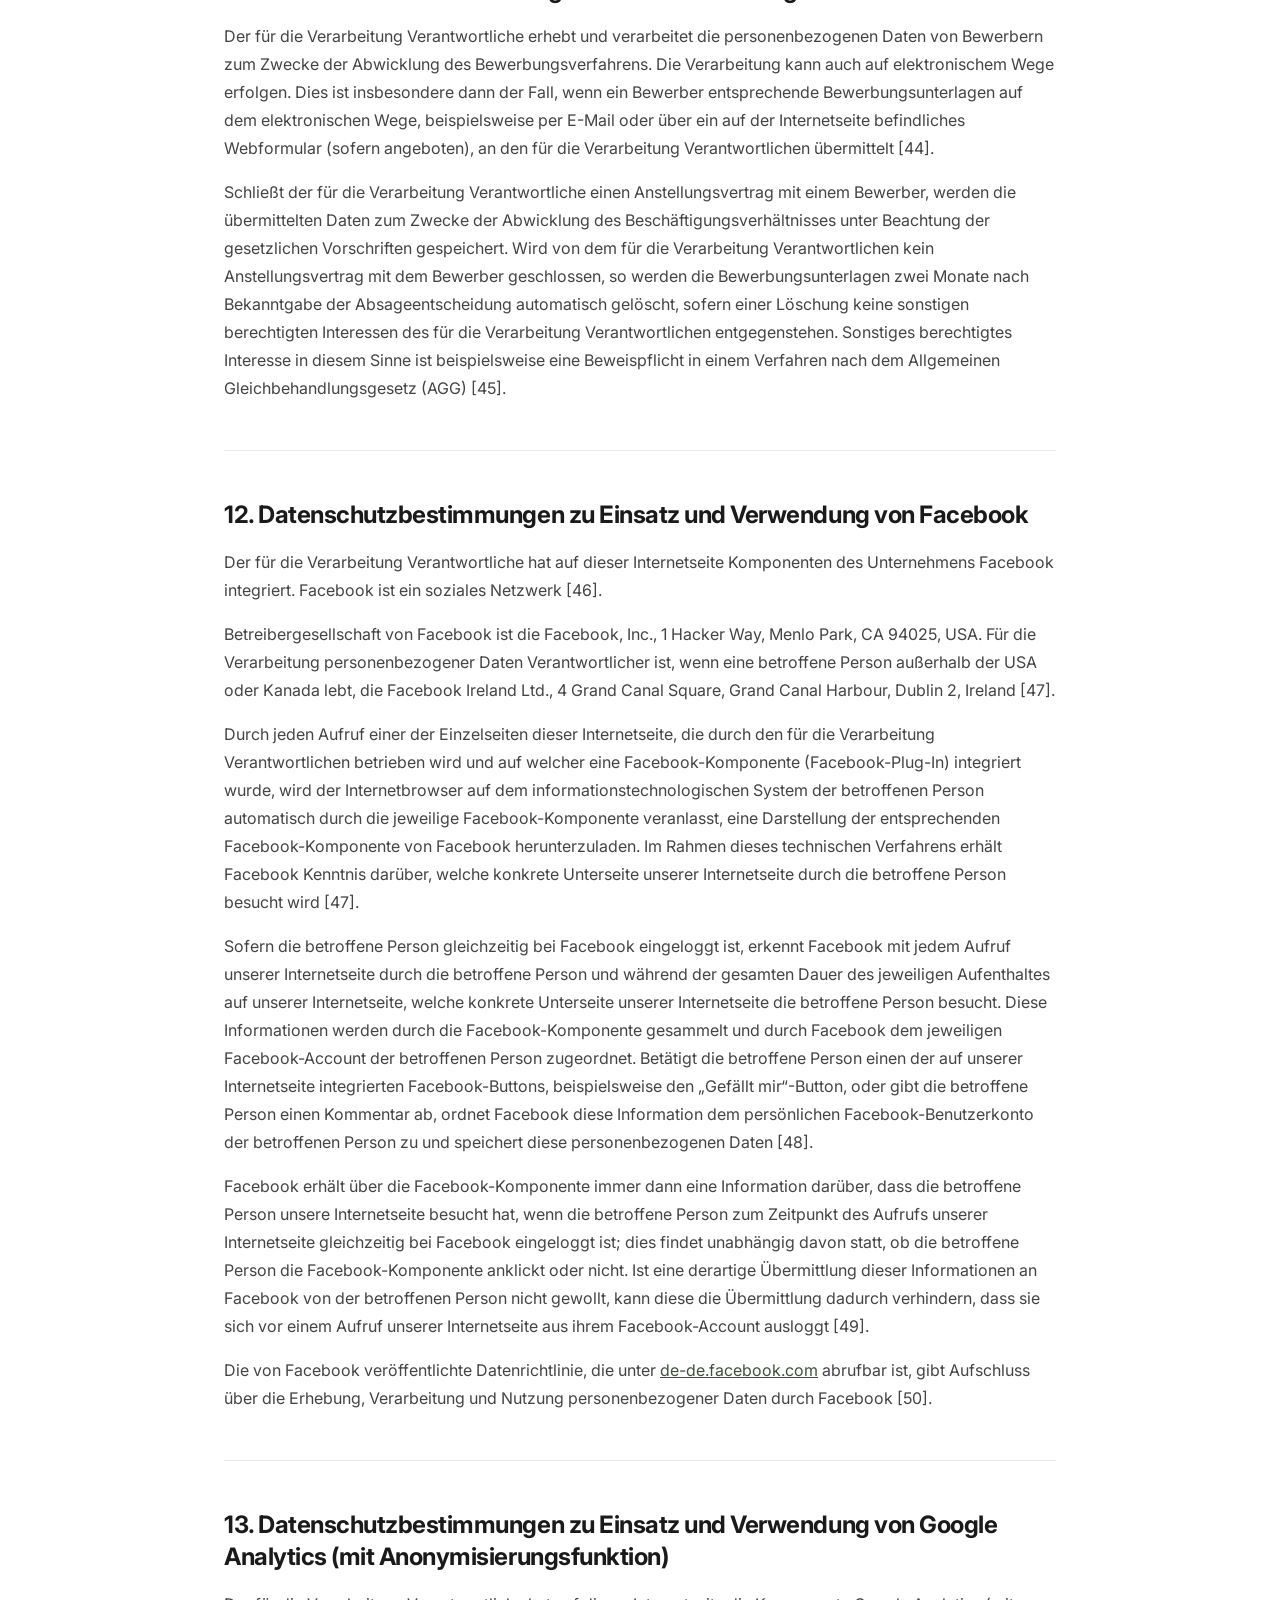
<file: datenschutz.html>
<!DOCTYPE html>
<html lang="de">
<head>
  <meta charset="UTF-8">
  <meta name="viewport" content="width=device-width, initial-scale=1.0">
  <title>Datenschutzerklärung | MVZ Dr. Wolfgang Koch GmbH</title>
  <meta name="description" content="Datenschutzerklärung der ZMVZ Dr. Wolfgang Koch GmbH. Informationen über Art, Umfang und Zweck der Erhebung und Verwendung personenbezogener Daten.">
  
  <!-- Zentrales Stylesheet -->
  <link rel="stylesheet" href="css/style.css">
</head>
<body>

  <!-- ==========================================================================
       Header & Hauptnavigation
       ========================================================================== -->
  <header class="site-header">
    <div class="container header-container">
      <!-- Logo links -->
      <a href="index.html" class="site-logo" aria-label="ZMVZ Dr. Wolfgang Koch Startseite">
        <span class="site-logo-text">ZMVZ Dr. Wolfgang Koch</span>
      </a>

      <!-- Mobile Navigation Toggle -->
      <button class="mobile-nav-toggle" aria-label="Menü öffnen" aria-expanded="false">
        <svg viewBox="0 0 24 24" fill="none" stroke="currentColor" stroke-width="2" stroke-linecap="round" stroke-linejoin="round">
          <line x1="3" y1="12" x2="21" y2="12"></line>
          <line x1="3" y1="6" x2="21" y2="6"></line>
          <line x1="3" y1="18" x2="21" y2="18"></line>
        </svg>
      </button>

      <!-- Navigation rechts -->
      <nav class="main-nav" aria-label="Hauptnavigation">
        <ul class="nav-list">
          <li><a href="jobs.html" class="nav-link">Offene Stellen</a></li>
          <li><a href="index.html#standorte" class="nav-link">Unsere Standorte</a></li>
          <li><a href="index.html#kontakt" class="nav-btn-contact">Kontakt</a></li>
        </ul>
      </nav>
    </div>
  </header>

  <!-- ==========================================================================
       Hauptbereich: Datenschutzerklärung
       ========================================================================== -->
  <main class="section">
    <div class="container legal-container">
      
      <!-- Seitenkopf -->
      <header class="legal-header">
        <span class="badge badge-koch legal-badge">TRANSPARENZ &amp; SICHERHEIT</span>
        <h1>Datenschutzerklärung</h1>
        <p class="lead">
          Datenschutz hat einen besonders hohen Stellenwert für die Geschäftsleitung der ZMVZ Dr. Wolfgang Koch GmbH. Eine Nutzung der Internetseiten der ZMVZ Dr. Wolfgang Koch GmbH ist grundsätzlich ohne jede Angabe personenbezogener Daten möglich. Sofern eine betroffene Person besondere Services unserer Praxis über unsere Internetseite in Anspruch nehmen möchte, könnte jedoch eine Verarbeitung personenbezogener Daten erforderlich werden. Ist die Verarbeitung personenbezogener Daten erforderlich und besteht für eine solche Verarbeitung keine gesetzliche Grundlage, holen wir generell eine Einwilligung der betroffenen Person ein [2].
        </p>
        <p>
          Die Verarbeitung personenbezogener Daten, beispielsweise des Namens, der Anschrift, E-Mail-Adresse oder Telefonnummer einer betroffenen Person, erfolgt stets im Einklang mit der Datenschutz-Grundverordnung (DS-GVO) und in Übereinstimmung mit den für die ZMVZ Dr. Wolfgang Koch GmbH geltenden landesspezifischen Datenschutzbestimmungen. Mittels dieser Datenschutzerklärung möchte unsere Praxis die Öffentlichkeit über Art, Umfang und Zweck der von uns erhobenen, genutzten und verarbeiteten personenbezogenen Daten informieren. Ferner werden betroffene Personen mittels dieser Datenschutzerklärung über die ihnen zustehenden Rechte aufgeklärt [3].
        </p>
        <p>
          Die ZMVZ Dr. Wolfgang Koch GmbH hat als für die Verarbeitung Verantwortlicher zahlreiche technische und organisatorische Maßnahmen umgesetzt, um einen möglichst lückenlosen Schutz der über diese Internetseite verarbeiteten personenbezogenen Daten sicherzustellen. Dennoch können Internetbasierte Datenübertragungen grundsätzlich Sicherheitslücken aufweisen, sodass ein absoluter Schutz nicht gewährleistet werden kann. Aus diesem Grund steht es jeder betroffenen Person frei, personenbezogene Daten auch auf alternativen Wegen, beispielsweise telefonisch, an uns zu übermitteln [4].
        </p>
      </header>

      <!-- 1. Begriffsbestimmungen -->
      <section class="legal-section">
        <h2>1. Begriffsbestimmungen</h2>
        <p>
          Die Datenschutzerklärung der ZMVZ Dr. Wolfgang Koch GmbH beruht auf den Begrifflichkeiten, die durch den Europäischen Richtlinien- und Verordnungsgeber beim Erlass der Datenschutz-Grundverordnung (DS-GVO) verwendet wurden. Unsere Datenschutzerklärung soll sowohl für die Öffentlichkeit als auch für unsere Kunden und Geschäftspartner einfach lesbar und verständlich sein. Um dies zu gewährleisten, möchten wir vorab die verwendeten Begrifflichkeiten erläutern [5].
        </p>
        <p>Wir verwenden in dieser Datenschutzerklärung unter anderem die folgenden Begriffe:</p>

        <h3>1. Personenbezogene Daten</h3>
        <p>
          Personenbezogene Daten sind alle Informationen, die sich auf eine identifizierte oder identifizierbare natürliche Person (im Folgenden „betroffene Person“) beziehen. Als identifizierbar wird eine natürliche Person angesehen, die direkt oder indirekt, insbesondere mittels Zuordnung zu einer Kennung wie einem Namen, zu einer Kennnummer, zu Standortdaten, zu einer Online-Kennung oder zu einem oder mehreren besonderen Merkmalen, die Ausdruck der physischen, physiologischen, genetischen, psychischen, wirtschaftlichen, kulturellen oder sozialen Identität dieser natürlichen Person sind, identifiziert werden kann [6].
        </p>

        <h3>2. Betroffene Person</h3>
        <p>
          Betroffene Person ist jede identifizierte oder identifizierbare natürliche Person, deren personenbezogene Daten von dem für die Verarbeitung Verantwortlichen verarbeitet werden [7].
        </p>

        <h3>3. Verarbeitung</h3>
        <p>
          Verarbeitung ist jeder mit oder ohne Hilfe automatisierter Verfahren ausgeführte Vorgang oder jede solche Vorgangsreihe im Zusammenhang mit personenbezogenen Daten wie das Erheben, das Erfassen, die Organisation, das Ordnen, die Speicherung, die Anpassung oder Veränderung, das Auslesen, das Abfragen, die Verwendung, die Offenlegung durch Übermittlung, Verbreitung oder eine andere Form der Bereitstellung, den Abgleich oder die Verknüpfung, die Einschränkung, das Löschen oder die Vernichtung [7].
        </p>

        <h3>4. Einschränkung der Verarbeitung</h3>
        <p>
          Einschränkung der Verarbeitung ist die Markierung gespeicherter personenbezogener Daten mit dem Ziel, ihre künftige Verarbeitung einzuschränken [8].
        </p>

        <h3>5. Profiling</h3>
        <p>
          Profiling ist jede Art der automatisierten Verarbeitung personenbezogener Daten, die darin besteht, dass diese personenbezogenen Daten verwendet werden, um bestimmte persönliche Aspekte, die sich auf eine natürliche Person beziehen, zu bewerten, insbesondere, um Aspekte bezüglich Arbeitsleistung, wirtschaftlicher Lage, Gesundheit, persönlicher Vorlieben, Interessen, Zuverlässigkeit, Verhalten, Aufenthaltsort oder Ortswechsel dieser natürlichen Person zu analysieren oder vorherzusagen [8].
        </p>

        <h3>6. Pseudonymisierung</h3>
        <p>
          Pseudonymisierung ist die Verarbeitung personenbezogener Daten in einer Weise, auf welche die personenbezogenen Daten ohne Hinzuziehung zusätzlicher Informationen nicht mehr einer spezifischen betroffenen Person zugeordnet werden können, sofern diese zusätzlichen Informationen gesondert aufbewahrt werden und technischen und organisatorischen Maßnahmen unterliegen, die gewährleisten, dass die personenbezogenen Daten nicht einer identifizierten oder identifizierbaren natürlichen Person zugewiesen werden [9].
        </p>

        <h3>7. Verantwortlicher oder für die Verarbeitung Verantwortlicher</h3>
        <p>
          Verantwortlicher oder für die Verarbeitung Verantwortlicher ist die natürliche oder juristische Person, Behörde, Einrichtung oder andere Stelle, die allein oder gemeinsam mit anderen über die Zwecke und Mittel der Verarbeitung von personenbezogenen Daten entscheidet. Sind die Zwecke und Mittel dieser Verarbeitung durch das Unionsrecht oder das Recht der Mitgliedstaaten vorgegeben, so kann der Verantwortliche beziehungsweise können die bestimmten Kriterien seiner Benennung nach dem Unionsrecht oder dem Recht der Mitgliedstaaten vorgesehen werden [10].
        </p>

        <h3>8. Auftragsverarbeiter</h3>
        <p>
          Auftragsverarbeiter ist eine natürliche oder juristische Person, Behörde, Einrichtung oder andere Stelle, die personenbezogene Daten im Auftrag des Verantwortlichen verarbeitet [11].
        </p>

        <h3>9. Empfänger</h3>
        <p>
          Empfänger ist eine natürliche oder juristische Person, Behörde, Einrichtung oder andere Stelle, der personenbezogene Daten offengelegt werden, unabhängig davon, ob es sich bei ihr um einen Dritten handelt oder nicht. Behörden, die im Rahmen eines bestimmten Untersuchungsauftrags nach dem Unionsrecht oder dem Recht der Mitgliedstaaten möglicherweise personenbezogene Daten erhalten, gelten jedoch nicht als Empfänger [11].
        </p>

        <h3>10. Dritter</h3>
        <p>
          Dritter ist eine natürliche oder juristische Person, Behörde, Einrichtung oder andere Stelle außer der betroffenen Person, dem Verantwortlichen, dem Auftragsverarbeiter und den Personen, die unter der unmittelbaren Verantwortung des Verantwortlichen oder des Auftragsverarbeiters befugt sind, die personenbezogenen Daten zu verarbeiten [12].
        </p>

        <h3>11. Einwilligung</h3>
        <p>
          Einwilligung ist jede von der betroffenen Person freiwillig für den bestimmten Fall in informierter Weise und unmissverständlich abgegebene Willensbekundung in Form einer Erklärung oder einer sonstigen eindeutigen bestätigenden Handlung, mit der die betroffene Person zu verstehen gibt, dass sie mit der Verarbeitung der sie betreffenden personenbezogenen Daten einverstanden ist [12].
        </p>
      </section>

      <!-- 2. Name und Anschrift des für die Verarbeitung Verantwortlichen -->
      <section class="legal-section">
        <h2>2. Name und Anschrift des für die Verarbeitung Verantwortlichen</h2>
        <p>
          Verantwortlicher im Sinne der Datenschutz-Grundverordnung, sonstiger in den Mitgliedstaaten der Europäischen Union geltenden Datenschutzgesetze und anderer Bestimmungen mit datenschutzrechtlichem Charakter ist die [13]:
        </p>
        <div class="legal-box">
          <p><strong>ZMVZ Dr. Wolfgang Koch GmbH</strong></p>
          <p>MVZ Dr. Koch Zahnarztpraxis</p>
          <p>Bahnhofstraße 38</p>
          <p>44623 Herne</p>
          <p>Tel.: <a href="tel:+492323952525" class="legal-link">0 23 23 - 95 25 25</a></p>
          <p>Fax: 0 23 23 - 95 25 326</p>
          <p>E-Mail: <a href="mailto:willkommen@praxis-dr-koch.de" class="legal-link">willkommen@praxis-dr-koch.de</a></p>
          <p>Website: <a href="https://www.praxis-dr-koch.de" target="_blank" rel="noopener noreferrer" class="legal-link">www.praxis-dr-koch.de</a> [13]</p>
        </div>
      </section>

      <!-- 3. Name und Anschrift des Datenschutzbeauftragten -->
      <section class="legal-section">
        <h2>3. Name und Anschrift des Datenschutzbeauftragten</h2>
        <p>
          Der Datenschutzbeauftragte des für die Verarbeitung Verantwortlichen ist [13, 14]:
        </p>
        <div class="legal-box">
          <p><strong>Datenschutz Kramer &amp; Kramer GmbH</strong></p>
          <p>Elsternweg 24</p>
          <p>42555 Velbert</p>
          <p>Tel.: <a href="tel:+4920529289766" class="legal-link">02052 - 9289766</a></p>
          <p>E-Mail: <a href="mailto:j.kramer@datenschutz-kramer.de" class="legal-link">j.kramer@datenschutz-kramer.de</a></p>
          <p>Website: <a href="https://www.datenschutz-kramer.de" target="_blank" rel="noopener noreferrer" class="legal-link">www.datenschutz-kramer.de</a> [14]</p>
        </div>
        <p>
          Jede betroffene Person kann sich jederzeit bei allen Fragen und Anregungen zum Datenschutz direkt an unseren Datenschutzbeauftragten wenden [13].
        </p>
      </section>

      <!-- 4. Cookies -->
      <section class="legal-section">
        <h2>4. Cookies</h2>
        <p>
          Die Internetseiten der ZMVZ Dr. Wolfgang Koch GmbH verwenden Cookies. Cookies sind Textdateien, welche über einen Internetbrowser auf einem Computersystem abgelegt und gespeichert werden [14].
        </p>
        <p>
          Zahlreiche Internetseiten und Server verwenden Cookies. Viele Cookies enthalten eine sogenannte Cookie-ID. Eine Cookie-ID ist eine eindeutige Kennung des Cookies. Sie besteht aus einer Zeichenfolge, durch welche Internetseiten und Server dem konkreten Internetbrowser zugeordnet werden können, in dem das Cookie gespeichert wurde. Dies ermöglicht es den besuchten Internetseiten und Servern, den individuellen Browser der betroffenen Person von anderen Internetbrowsern, die andere Cookies enthalten, zu unterscheiden. Ein bestimmter Internetbrowser kann über die eindeutige Cookie-ID wiedererkannt und identifiziert werden [14].
        </p>
        <p>
          Durch den Einsatz von Cookies kann die ZMVZ Dr. Wolfgang Koch GmbH den Nutzern dieser Internetseite nutzerfreundlichere Services bereitstellen, die ohne die Cookie-Setzung nicht möglich wären [15].
        </p>
        <p>
          Mittels eines Cookies können die Informationen und Angebote auf unserer Internetseite im Sinne des Benutzers optimiert werden. Cookies ermöglichen uns, wie bereits erwähnt, die Benutzer unserer Internetseite wiederzuerkennen. Zweck dieser Wiedererkennung ist es, den Nutzern die Verwendung unserer Internetseite zu erleichtern. Der Benutzer einer Internetseite, die Cookies verwendet, muss beispielsweise nicht bei jedem Besuch der Internetseite erneut seine Zugangsdaten eingeben, weil dies von der Internetseite und dem auf dem Computersystem des Benutzers abgelegten Cookie übernommen wird. Ein weiteres Beispiel ist das Cookie eines Warenkorbes im Online-Shop. Der Online-Shop merkt sich die Artikel, die ein Kunde in den virtuellen Warenkorb gelegt hat, über ein Cookie [15].
        </p>
        <p>
          Die betroffene Person kann die Setzung von Cookies durch unsere Internetseite jederzeit mittels einer entsprechenden Einstellung des genutzten Internetbrowsers verhindern und damit der Setzung von Cookies dauerhaft widersprechen. Ferner können bereits gesetzte Cookies jederzeit über einen Internetbrowser oder andere Softwareprogramme gelöscht werden. Dies ist in allen gängigen Internetbrowsern möglich. Deaktiviert die betroffene Person die Setzung von Cookies in dem genutzten Internetbrowser, sind unter Umständen nicht alle Funktionen unserer Internetseite vollumfänglich nutzbar [16].
        </p>
      </section>

      <!-- 5. Erfassung von allgemeinen Daten und Informationen (Logfiles) -->
      <section class="legal-section">
        <h2>5. Erfassung von allgemeinen Daten und Informationen (Logfiles)</h2>
        <p>
          Die Internetseite der ZMVZ Dr. Wolfgang Koch GmbH erfasst mit jedem Aufruf der Internetseite durch eine betroffene Person oder ein automatisiertes System eine Reihe von allgemeinen Daten und Informationen. Diese allgemeinen Daten und Informationen werden in den Logfiles des Servers gespeichert. Erfasst werden können die:
        </p>
        <ul>
          <li>(1) verwendeten Browsertypen und Versionen,</li>
          <li>(2) das vom zugreifenden System verwendete Betriebssystem,</li>
          <li>(3) die Internetseite, von welcher ein zugreifendes System auf unsere Internetseite gelangt (sogenannte Referrer),</li>
          <li>(4) die Unterwebseiten, welche über ein zugreifendes System auf unserer Internetseite angesteuert werden,</li>
          <li>(5) das Datum und die Uhrzeit eines Zugriffs auf die Internetseite,</li>
          <li>(6) eine Internet-Protokoll-Adresse (IP-Adresse),</li>
          <li>(7) der Internet-Service-Provider des zugreifenden Systems und</li>
          <li>(8) sonstige ähnliche Daten und Informationen, die der Gefahrenabwehr im Falle von Angriffen auf unsere informationstechnologischen Systeme dienen [17].</li>
        </ul>
        <p>
          Bei der Nutzung dieser allgemeinen Daten und Informationen zieht die ZMVZ Dr. Wolfgang Koch GmbH keine Rückschlüsse auf die betroffene Person. Diese Informationen werden vielmehr benötigt, um (1) die Inhalte unserer Internetseite korrekt auszuliefern, (2) die Inhalte unserer Internetseite sowie die Werbung für diese zu optimieren, (3) die dauerhafte Funktionsfähigkeit unserer informationstechnologischen Systeme und der Technik unserer Internetseite zu gewährleisten sowie (4) um Strafverfolgungsbehörden im Falle eines Cyberangriffes die zur Strafverfolgung notwendigen Informationen bereitzustellen. Diese anonym erhobenen Daten und Informationen werden durch die ZMVZ Dr. Wolfgang Koch GmbH daher einerseits statistisch und ferner mit dem Ziel ausgewertet, den Datenschutz und die Datensicherheit in unserer Praxis zu erhöhen, um letztlich ein optimales Schutzniveau für die von uns verarbeiteten personenbezogenen Daten sicherzustellen. Die anonymen Daten der Server-Logfiles werden getrennt von allen durch eine betroffene Person angegebenen personenbezogenen Daten gespeichert [18].
        </p>
      </section>

      <!-- 6. Abonnement unseres Newsletters -->
      <section class="legal-section">
        <h2>6. Abonnement unseres Newsletters</h2>
        <p>
          Auf der Internetseite der ZMVZ Dr. Wolfgang Koch GmbH wird den Benutzern die Möglichkeit eingeräumt, den Newsletter unserer Praxis zu abonnieren. Welche personenbezogenen Daten bei der Bestellung des Newsletters an den für die Verarbeitung Verantwortlichen übermittelt werden, ergibt sich aus der hierzu verwendeten Eingabemaske [19].
        </p>
        <p>
          Die ZMVZ Dr. Wolfgang Koch GmbH informiert ihre Kunden und Geschäftspartner in regelmäßigen Abständen im Wege eines Newsletters über Angebote der Praxis. Der Newsletter unserer Praxis kann von der betroffenen Person grundsätzlich nur dann empfangen werden, wenn (1) die betroffene Person über eine gültige E-Mail-Adresse verfügt und (2) die betroffene Person sich für den Newsletterversand registriert. An die von einer betroffenen Person erstmalig für den Newsletterversand eingetragene E-Mail-Adresse wird aus rechtlichen Gründen eine Bestätigungsmail im Double-Opt-In-Verfahren versendet. Diese Bestätigungsmail dient der Überprüfung, ob der Inhaber der E-Mail-Adresse als betroffene Person den Empfang des Newsletters autorisiert hat [19].
        </p>
        <p>
          Bei der Anmeldung zum Newsletter speichern wir ferner die vom Internet-Service-Provider (ISP) vergebene IP-Adresse des von der betroffenen Person zum Zeitpunkt der Anmeldung verwendeten Computersystems sowie das Datum und die Uhrzeit der Anmeldung. Die Erhebung dieser Daten ist erforderlich, um den (möglichen) Missbrauch der E-Mail-Adresse einer betroffenen Person zu einem späteren Zeitpunkt nachvollziehen zu können und dient deshalb der rechtlichen Absicherung des für die Verarbeitung Verantwortlichen [20].
        </p>
        <p>
          Die im Rahmen einer Anmeldung zum Newsletter erhobenen personenbezogenen Daten werden ausschließlich zum Versand unseres Newsletters verwendet. Ferner könnten Abonnenten des Newsletters per E-Mail informiert werden, sofern dies für den Betrieb des Newsletter-Dienstes oder eine diesbezügliche Registrierung erforderlich ist, wie dies im Falle von Änderungen am Newsletterangebot oder bei der Veränderung der technischen Gegebenheiten der Fall sein könnte. Es erfolgt keine Weitergabe der im Rahmen des Newsletter-Dienstes erhobenen personenbezogenen Daten an Dritte [21].
        </p>
        <p>
          Das Abonnement unseres Newsletters kann durch die betroffene Person jederzeit gekündigt werden. Die Einwilligung in die Speicherung personenbezogener Daten, die die betroffene Person uns für den Newsletterversand erteilt hat, kann jederzeit widerrufen werden. Zum Zwecke des Widerrufs der Einwilligung findet sich in jedem Newsletter ein entsprechender Link. Ferner besteht die Möglichkeit, sich jederzeit auch direkt auf der Internetseite des für die Verarbeitung Verantwortlichen vom Newsletterversand abzumelden oder dies dem für die Verarbeitung Verantwortlichen auf andere Weise mitzuteilen [22].
        </p>

        <h3>Einsatz des Versanddienstleisters „MailChimp“</h3>
        <p>
          Der Versand der Newsletter erfolgt mittels „MailChimp“, einer Newsletterversandplattform des US-Anbieters Rocket Science Group, LLC, 675 Ponce De Leon Ave NE #5000, Atlanta, GA 30308, USA [23].
        </p>
        <p>
          Die E-Mail-Adressen unserer Newsletterempfänger, als auch deren weitere, im Rahmen dieser Hinweise beschriebenen Daten, werden auf den Servern von MailChimp in den USA gespeichert. MailChimp verwendet diese Informationen zum Versand und zur Auswertung der Newsletter in unserem Auftrag. Des Weiteren kann MailChimp nach eigenen Informationen diese Daten zur Optimierung oder Verbesserung der eigenen Services nutzen, z.B. zur technischen Optimierung des Versandes und der Darstellung der Newsletter oder für wirtschaftliche Zwecke, um zu bestimmen aus welchen Ländern die Empfänger kommen. MailChimp nutzt die Daten unserer Newsletterempfänger jedoch nicht, um diese selbst anzuschreiben oder an Dritte weiterzugeben [23].
        </p>
        <p>
          Wir vertrauen auf die Zuverlässigkeit und die IT- sowie Datensicherheit von MailChimp. MailChimp ist unter dem US-EU-Datenschutzabkommen „Privacy Shield“ zertifiziert und verpflichtet sich damit die EU-Datenschutzvorgaben einzuhalten. Des Weiteren haben wir mit MailChimp ein „Data-Processing-Agreement“ abgeschlossen. Dabei handelt es sich um einen Vertrag, in dem sich MailChimp dazu verpflichtet, die Daten unserer Nutzer zu schützen, entsprechend dessen Datenschutzbestimmungen in unserem Auftrag zu verarbeiten und insbesondere nicht an Dritte weiter zu geben. Die Datenschutzbestimmungen von MailChimp können auf deren offiziellen Website eingesehen werden [24].
        </p>
      </section>

      <!-- 7. Newsletter-Tracking -->
      <section class="legal-section">
        <h2>7. Newsletter-Tracking</h2>
        <p>
          Die Newsletter der ZMVZ Dr. Wolfgang Koch GmbH enthalten sogenannte Zählpixel. Ein Zählpixel ist eine Miniaturgrafik, die in solche E-Mails eingebettet wird, welche im HTML-Format versendet werden, um eine Logdatei-Aufzeichnung und eine Logdatei-Analyse zu ermöglichen. Dadurch kann eine statistische Auswertung des Erfolges oder Misserfolges von Online-Marketing-Kampagnen durchgeführt werden. Anhand des eingebetteten Zählpixels kann die ZMVZ Dr. Wolfgang Koch GmbH erkennen, ob und wann eine E-Mail von einer betroffenen Person geöffnet wurde und welche in der E-Mail befindlichen Links von der betroffenen Person aufgerufen wurden [25].
        </p>
        <p>
          Solche über die in den Newslettern enthaltenen Zählpixel erhobenen personenbezogenen Daten, werden von dem für die Verarbeitung Verantwortlichen gespeichert und ausgewertet, um den Newsletterversand zu optimieren und den Inhalt zukünftiger Newsletter noch besser den Interessen der betroffenen Person anzupassen. Diese personenbezogenen Daten werden nicht an Dritte weitergegeben. Betroffene Personen sind jederzeit berechtigt, die diesbezügliche gesonderte, über das Double-Opt-In-Verfahren abgegebene Einwilligungserklärung zu widerrufen. Nach einem Widerruf werden diese personenbezogenen Daten von dem für die Verarbeitung Verantwortlichen gelöscht. Eine Abmeldung vom Erhalt des Newsletters deutet die ZMVZ Dr. Wolfgang Koch GmbH automatisch als Widerruf [26].
        </p>
      </section>

      <!-- 8. Kontaktmöglichkeit über die Internetseite -->
      <section class="legal-section">
        <h2>8. Kontaktmöglichkeit über die Internetseite</h2>
        <p>
          Die Internetseite der ZMVZ Dr. Wolfgang Koch GmbH enthält aufgrund von gesetzlichen Vorschriften Angaben, die eine schnelle elektronische Kontaktaufnahme zu unserer Praxis sowie eine unmittelbare Kommunikation mit uns ermöglichen, was ebenfalls eine allgemeine Adresse der sogenannten elektronischen Post (E-Mail-Adresse) umfasst [27].
        </p>
        <p>
          Sofern eine betroffene Person per E-Mail oder über ein Kontaktformular den Kontakt mit dem für die Verarbeitung Verantwortlichen aufnimmt, werden die von der betroffenen Person übermittelten personenbezogenen Daten automatisch gespeichert. Solche auf freiwilliger Basis von einer betroffenen Person an den für die Verarbeitung Verantwortlichen übermittelten personenbezogenen Daten werden für Zwecke der Bearbeitung oder der Kontaktaufnahme zur betroffenen Person gespeichert. Es erfolgt keine Weitergabe dieser personenbezogenen Daten an Dritte [27].
        </p>
      </section>

      <!-- 9. Routinemäßige Löschung und Sperrung von personenbezogenen Daten -->
      <section class="legal-section">
        <h2>9. Routinemäßige Löschung und Sperrung von personenbezogenen Daten</h2>
        <p>
          Der für die Verarbeitung Verantwortliche verarbeitet und speichert personenbezogene Daten der betroffenen Person nur für den Zeitraum, der zur Erreichung des Speicherungszwecks erforderlich ist oder sofern dies durch den Europäischen Richtlinien- und Verordnungsgeber oder einen anderen Gesetzgeber in Gesetzen oder Vorschriften, welchen der für die Verarbeitung Verantwortliche unterliegt, vorgesehen wurde [28].
        </p>
        <p>
          Entfällt der Speicherungszweck oder läuft eine vom Europäischen Richtlinien- und Verordnungsgeber oder einem anderen Gesetzgeber vorgeschriebene Speicherfrist ab, werden die personenbezogenen Daten routinemäßig und entsprechend den gesetzlichen Vorschriften gesperrt oder gelöscht [28].
        </p>
      </section>

      <!-- 10. Rechte der betroffenen Person -->
      <section class="legal-section">
        <h2>10. Rechte der betroffenen Person</h2>

        <h3>1. Recht auf Bestätigung</h3>
        <p>
          Jede betroffene Person hat das vom Europäischen Richtlinien- und Verordnungsgeber eingeräumte Recht, von dem für die Verarbeitung Verantwortlichen eine Bestätigung darüber zu verlangen, ob sie betreffende personenbezogene Daten verarbeitet werden. Möchte eine betroffene Person dieses Bestätigungsrecht in Anspruch nehmen, kann sie sich hierzu jederzeit an einen Mitarbeiter des für die Verarbeitung Verantwortlichen wenden [29].
        </p>

        <h3>2. Recht auf Auskunft</h3>
        <p>
          Jede von der Verarbeitung personenbezogener Daten betroffene Person hat das vom Europäischen Richtlinien- und Verordnungsgeber gewährte Recht, jederzeit von dem für die Verarbeitung Verantwortlichen unentgeltliche Auskunft über die zu seiner Person gespeicherten personenbezogenen Daten und eine Kopie dieser Auskunft zu erhalten. Ferner hat der Europäische Richtlinien- und Verordnungsgeber der betroffenen Person Auskunft über folgende Informationen zugestanden [29]:
        </p>
        <ul>
          <li>die Verarbeitungszwecke</li>
          <li>die Kategorien personenbezogener Daten, die verarbeitet werden</li>
          <li>die Empfänger oder Kategorien von Empfängern, gegenüber denen die personenbezogenen Daten offengelegt worden sind oder noch offengelegt werden, insbesondere bei Empfängern in Drittländern oder bei internationalen Organisationen</li>
          <li>falls möglich die geplante Dauer, für die die personenbezogenen Daten gespeichert werden, oder, falls dies nicht möglich ist, die Kriterien für die Festlegung dieser Dauer</li>
          <li>das Bestehen eines Rechts auf Berichtigung oder Löschung der sie betreffenden personenbezogenen Daten oder auf Einschränkung der Verarbeitung durch den Verantwortlichen oder eines Widerspruchsrechts gegen diese Verarbeitung</li>
          <li>das Bestehen eines Beschwerderechts bei einer Aufsichtsbehörde</li>
          <li>wenn die personenbezogenen Daten nicht bei der betroffenen Person erhoben werden: Alle verfügbaren Informationen über die Herkunft der Daten</li>
          <li>das Bestehen einer automatisierten Entscheidungsfindung einschließlich Profiling gemäß Artikel 22 Abs. 1 und 4 DS-GVO und — zumindest in diesen Fällen — aussagekräftige Informationen über die involvierte Logik sowie die Tragweite und die angestrebten Auswirkungen einer derartigen Verarbeitung für die betroffene Person [30]</li>
        </ul>
        <p>
          Ferner steht der betroffenen Person ein Auskunftsrecht darüber zu, ob personenbezogene Daten an ein Drittland oder an eine internationale Organisation übermittelt wurden. Sofern dies der Fall ist, so steht der betroffenen Person im Übrigen das Recht zu, Auskunft über die geeigneten Garantien im Zusammenhang mit der Übermittlung zu erhalten. Möchte eine betroffene Person dieses Auskunftsrecht in Anspruch nehmen, kann sie sich hierzu jederzeit an einen Mitarbeiter des für die Verarbeitung Verantwortlichen wenden [31].
        </p>

        <h3>3. Recht auf Berichtigung</h3>
        <p>
          Jede von der Verarbeitung personenbezogener Daten betroffene Person hat das vom Europäischen Richtlinien- und Verordnungsgeber gewährte Recht, die unverzügliche Berichtigung sie betreffender unrichtiger personenbezogener Daten zu verlangen. Ferner steht der betroffenen Person das Recht zu, unter Berücksichtigung der Zwecke der Verarbeitung, die Vervollständigung unvollständiger personenbezogener Daten - auch mittels einer ergänzenden Erklärung - zu verlangen. Möchte eine betroffene Person dieses Berichtigungsrecht in Anspruch nehmen, kann sie sich hierzu jederzeit an einen Mitarbeiter des für die Verarbeitung Verantwortlichen wenden [32].
        </p>

        <h3>4. Recht auf Löschung (Recht auf Vergessen werden)</h3>
        <p>
          Jede von der Verarbeitung personenbezogener Daten betroffene Person hat das vom Europäischen Richtlinien- und Verordnungsgeber gewährte Recht, von dem Verantwortlichen zu verlangen, dass die sie betreffenden personenbezogenen Daten unverzüglich gelöscht werden, sofern einer der folgenden Gründe zutrifft und soweit die Verarbeitung nicht erforderlich ist [33]:
        </p>
        <ul>
          <li>Die personenbezogenen Daten wurden für solche Zwecke erhoben oder auf sonstige Weise verarbeitet, für welche sie nicht mehr notwendig sind.</li>
          <li>Die betroffene Person widerruft ihre Einwilligung, auf die sich die Verarbeitung gemäß Art. 6 Abs. 1 Buchstabe a DS-GVO oder Art. 9 Abs. 2 Buchstabe a DS-GVO stützte, und es fehlt an einer anderweitigen Rechtsgrundlage für die Verarbeitung.</li>
          <li>Die betroffene Person legt gemäß Art. 21 Abs. 1 DS-GVO Widerspruch gegen die Verarbeitung ein, und es liegen keine vorrangigen berechtigten Gründe für die Verarbeitung vor, oder die betroffene Person legt gemäß Art. 21 Abs. 2 DS-GVO Widerspruch gegen die Verarbeitung ein.</li>
          <li>Die personenbezogenen Daten wurden unrechtmäßig verarbeitet.</li>
          <li>Die Löschung der personenbezogenen Daten ist zur Erfüllung einer rechtlichen Verpflichtung nach dem Unionsrecht oder dem Recht der Mitgliedstaaten erforderlich, dem der Verantwortliche unterliegt.</li>
          <li>Die personenbezogenen Daten wurden in Bezug auf angebotene Dienste der Informationsgesellschaft gemäß Art. 8 Abs. 1 DS-GVO erhoben [33].</li>
        </ul>
        <p>
          Sofern einer der oben genannten Gründe zutrifft und eine betroffene Person die Löschung von personenbezogenen Daten, die bei der ZMVZ Dr. Wolfgang Koch GmbH gespeichert sind, veranlassen möchte, kann sie sich hierzu jederzeit an einen Mitarbeiter des für die Verarbeitung Verantwortlichen wenden. Der Mitarbeiter der ZMVZ Dr. Wolfgang Koch GmbH wird veranlassen, dass dem Löschverlangen unverzüglich nachgekommen wird [34].
        </p>
        <p>
          Wurden die personenbezogenen Daten von der ZMVZ Dr. Wolfgang Koch GmbH öffentlich gemacht und ist unsere Praxis als Verantwortlicher gemäß Art. 17 Abs. 1 DS-GVO zur Löschung der personenbezogenen Daten verpflichtet, so trifft die ZMVZ Dr. Wolfgang Koch GmbH unter Berücksichtigung der verfügbaren Technologie und der Implementierungskosten angemessene Maßnahmen, auch technischer Art, um andere für die Datenverarbeitung Verantwortliche, welche die veröffentlichten personenbezogenen Daten verarbeiten, darüber in Kenntnis zu setzen, dass die betroffene Person von diesen anderen für die Datenverarbeitung Verantwortlichen die Löschung sämtlicher Links zu diesen personenbezogenen Daten oder von Kopien oder Replikationen dieser personenbezogenen Daten verlangt hat, soweit die Verarbeitung nicht erforderlich ist. Der Mitarbeiter der ZMVZ Dr. Wolfgang Koch GmbH wird im Einzelfall das Notwendige veranlassen [34].
        </p>

        <h3>5. Recht auf Einschränkung der Verarbeitung</h3>
        <p>
          Jede von der Verarbeitung personenbezogener Daten betroffene Person hat das vom Europäischen Richtlinien- und Verordnungsgeber gewährte Recht, von dem Verantwortlichen die Einschränkung der Verarbeitung zu verlangen, wenn eine der folgenden Voraussetzungen gegeben ist [35]:
        </p>
        <ul>
          <li>Die Richtigkeit der personenbezogenen Daten wird von der betroffenen Person bestritten, und zwar für eine Dauer, die es dem Verantwortlichen ermöglicht, die Richtigkeit der personenbezogenen Daten zu überprüfen.</li>
          <li>Die Verarbeitung ist unrechtmäßig, die betroffene Person lehnt die Löschung der personenbezogenen Daten ab und verlangt stattdessen die Einschränkung der Nutzung der personenbezogenen Daten.</li>
          <li>Der Verantwortliche benötigt die personenbezogenen Daten für die Zwecke der Verarbeitung nicht länger, die betroffene Person benötigt sie jedoch zur Geltendmachung, Ausübung oder Verteidigung von Rechtsansprüchen.</li>
          <li>Die betroffene Person hat Widerspruch gegen die Verarbeitung gem. Art. 21 Abs. 1 DS-GVO eingelegt und es steht noch nicht fest, ob die berechtigten Gründe des Verantwortlichen gegenüber denen der betroffenen Person überwiegen [35].</li>
        </ul>
        <p>
          Sofern eine der oben genannten Voraussetzungen gegeben ist und eine betroffene Person die Einschränkung von personenbezogenen Daten, die bei der ZMVZ Dr. Wolfgang Koch GmbH gespeichert sind, verlangen möchte, kann sie sich hierzu jederzeit an einen Mitarbeiter des für die Verarbeitung Verantwortlichen wenden. Der Mitarbeiter der ZMVZ Dr. Wolfgang Koch GmbH wird die Einschränkung der Verarbeitung veranlassen [36].
        </p>

        <h3>6. Recht auf Datenübertragbarkeit</h3>
        <p>
          Jede von der Verarbeitung personenbezogener Daten betroffene Person hat das vom Europäischen Richtlinien- und Verordnungsgeber gewährte Recht, die sie betreffenden personenbezogenen Daten, welche durch die betroffene Person einem Verantwortlichen bereitgestellt wurden, in einem strukturierten, gängigen und maschinenlesbaren Format zu erhalten. Sie hat außerdem das Recht, diese Daten einem anderen Verantwortlichen ohne Behinderung durch den Verantwortlichen, dem die personenbezogenen Daten bereitgestellt wurden, zu übermitteln, sofern die Verarbeitung auf der Einwilligung gemäß Art. 6 Abs. 1 Buchstabe a DS-GVO oder Art. 9 Abs. 2 Buchstabe a DS-GVO oder auf einem Vertrag gemäß Art. 6 Abs. 1 Buchstabe b DS-GVO beruht und die Verarbeitung mithilfe automatisierter Verfahren erfolgt, sofern die Verarbeitung nicht für die Wahrnehmung einer Aufgabe erforderlich ist, die im öffentlichen Interesse liegt oder in Ausübung öffentlicher Gewalt erfolgt, welche dem Verantwortlichen übertragen wurde [36].
        </p>
        <p>
          Ferner hat die betroffene Person bei der Ausübung ihres Rechts auf Datenübertragbarkeit gemäß Art. 20 Abs. 1 DS-GVO das Recht, zu erwirken, dass die personenbezogenen Daten direkt von einem Verantwortlichen an einen anderen Verantwortlichen übermittelt werden, soweit dies technisch machbar ist und sofern hiervon nicht die Rechte und Freiheiten anderer Personen beeinträchtigt werden [37].
        </p>
        <p>
          Zur Geltendmachung des Rechts auf Datenübertragbarkeit kann sich die betroffene Person jederzeit an einen Mitarbeiter der ZMVZ Dr. Wolfgang Koch GmbH wenden [37].
        </p>

        <h3>7. Recht auf Widerspruch</h3>
        <p>
          Jede von der Verarbeitung personenbezogener Daten betroffene Person hat das vom Europäischen Richtlinien- und Verordnungsgeber gewährte Recht, aus Gründen, die sich aus ihrer besonderen Situation ergeben, jederzeit gegen die Verarbeitung sie betreffender personenbezogener Daten, die aufgrund von Art. 6 Abs. 1 Buchstaben e oder f DS-GVO erfolgt, Widerspruch einzulegen. Dies gilt auch für ein auf diese Bestimmungen gestütztes Profiling [38].
        </p>
        <p>
          Die ZMVZ Dr. Wolfgang Koch GmbH verarbeitet die personenbezogenen Daten im Falle des Widerspruchs nicht mehr, es sei denn, wir können zwingende schutzwürdige Gründe für die Verarbeitung nachweisen, die den Interessen, Rechten und Freiheiten der betroffenen Person überwiegen, oder die Verarbeitung dient der Geltendmachung, Ausübung oder Verteidigung von Rechtsansprüchen [38].
        </p>
        <p>
          Verarbeitet die ZMVZ Dr. Wolfgang Koch GmbH personenbezogene Daten, um Direktwerbung zu betreiben, so hat die betroffene Person das Recht, jederzeit Widerspruch gegen die Verarbeitung der personenbezogenen Daten zum Zwecke derartiger Werbung einzulegen. Dies gilt auch für das Profiling, soweit es mit solcher Direktwerbung in Verbindung steht. Widerspricht die betroffene Person gegenüber der ZMVZ Dr. Wolfgang Koch GmbH der Verarbeitung für Zwecke der Direktwerbung, so wird die ZMVZ Dr. Wolfgang Koch GmbH die personenbezogenen Daten nicht mehr für diese Zwecke verarbeiten [39].
        </p>
        <p>
          Zudem hat die betroffene Person das Recht, aus Gründen, die sich aus ihrer besonderen Situation ergeben, gegen die sie betreffende Verarbeitung personenbezogener Daten, die bei der ZMVZ Dr. Wolfgang Koch GmbH zu wissenschaftlichen oder historischen Forschungszwecken oder zu statistischen Zwecken gemäß Art. 89 Abs. 1 DS-GVO erfolgen, Widerspruch einzulegen, es sei denn, eine solche Verarbeitung ist zur Erfüllung einer im öffentlichen Interesse liegenden Aufgabe erforderlich [40].
        </p>
        <p>
          Zur Ausübung des Rechts auf Widerspruch kann sich die betroffene Person direkt an jeden Mitarbeiter der ZMVZ Dr. Wolfgang Koch GmbH wenden. Der betroffenen Person steht es ferner frei, im Zusammenhang mit der Nutzung von Diensten der Informationsgesellschaft, ungeachtet der Richtlinie 2002/58/EG, ihr Widerspruchsrecht mittels automatisierter Verfahren auszuüben, bei denen technische Spezifikationen verwendet werden [40].
        </p>

        <h3>8. Automatisierte Entscheidungen im Einzelfall einschließlich Profiling</h3>
        <p>
          Jede von der Verarbeitung personenbezogener Daten betroffene Person hat das vom Europäischen Richtlinien- und Verordnungsgeber gewährte Recht, nicht einer ausschließlich auf einer automatisierten Verarbeitung - einschließlich Profiling - beruhenden Entscheidung unterworfen zu werden, die ihr gegenüber rechtliche Wirkung entfaltet oder sie in ähnlicher Weise erheblich beeinträchtigt, sofern die Entscheidung (1) nicht für den Abschluss oder die Erfüllung eines Vertrags zwischen der betroffenen Person und dem Verantwortlichen erforderlich ist, oder (2) aufgrund von Rechtsvorschriften der Union oder der Mitgliedstaaten, denen der Verantwortliche unterliegt, zulässig ist und diese Rechtsvorschriften angemessene Maßnahmen zur Wahrung der Rechte und Freiheiten sowie der berechtigten Interessen der betroffenen Person enthalten oder (3) mit ausdrücklicher Einwilligung der betroffenen Person erfolgt [41].
        </p>
        <p>
          Ist die Entscheidung (1) für den Abschluss oder die Erfüllung eines Vertrags zwischen der betroffenen Person und dem Verantwortlichen erforderlich oder (2) erfolgt sie mit ausdrücklicher Einwilligung der betroffenen Person, trifft die ZMVZ Dr. Wolfgang Koch GmbH angemessene Maßnahmen, um die Rechte und Freiheiten sowie die berechtigten Interessen der betroffenen Person zu wahren, wozu mindestens das Recht auf Erwirkung des Eingreifens einer Person seitens des Verantwortlichen, auf Darlegung des eigenen Standpunkts und auf Anfechtung der Entscheidung gehört [42].
        </p>
        <p>
          Möchte die betroffene Person Rechte mit Bezug auf automatisierte Entscheidungen geltend machen, kann sie sich hierzu jederzeit an einen Mitarbeiter des für die Verarbeitung Verantwortlichen wenden [43].
        </p>

        <h3>9. Recht auf Widerruf einer datenschutzrechtlichen Einwilligung</h3>
        <p>
          Jede von der Verarbeitung personenbezogener Daten betroffene Person hat das vom Europäischen Richtlinien- und Verordnungsgeber gewährte Recht, eine Einwilligung zur Verarbeitung personenbezogener Daten jederzeit zu widerrufen. Möchte die betroffene Person ihr Recht auf Widerruf einer Einwilligung geltend machen, kann sie sich hierzu jederzeit an einen Mitarbeiter des für die Verarbeitung Verantwortlichen wenden [43].
        </p>

        <h3>10. Beschwerderecht bei der Aufsichtsbehörde</h3>
        <p>
          Sie haben ferner das Recht, sich bei der zuständigen Aufsichtsbehörde für den Datenschutz zu beschweren, wenn Sie der Ansicht sind, dass die Verarbeitung Ihrer personenbezogenen Daten nicht rechtmäßig erfolgt [44].
        </p>
        <div class="legal-box">
          <p><strong>Die Anschrift der für uns zuständigen Aufsichtsbehörde lautet:</strong></p>
          <p>Landesbeauftragte für Datenschutz und Informationsfreiheit Nordrhein-Westfalen</p>
          <p>Postfach 20 04 44</p>
          <p>40102 Düsseldorf</p>
          <p>Tel.: <a href="tel:+49211384240" class="legal-link">0211 / 38424-0</a></p>
          <p>Fax: 0211 / 38424-10</p>
          <p>E-Mail: <a href="mailto:poststelle@ldi.nrw.de" class="legal-link">poststelle@ldi.nrw.de</a></p>
          <p>Website: <a href="https://www.ldi.nrw.de" target="_blank" rel="noopener noreferrer" class="legal-link">www.ldi.nrw.de</a> [44]</p>
        </div>
      </section>

      <!-- 11. Datenschutz bei Bewerbungen und im Bewerbungsverfahren -->
      <section class="legal-section">
        <h2>11. Datenschutz bei Bewerbungen und im Bewerbungsverfahren</h2>
        <p>
          Der für die Verarbeitung Verantwortliche erhebt und verarbeitet die personenbezogenen Daten von Bewerbern zum Zwecke der Abwicklung des Bewerbungsverfahrens. Die Verarbeitung kann auch auf elektronischem Wege erfolgen. Dies ist insbesondere dann der Fall, wenn ein Bewerber entsprechende Bewerbungsunterlagen auf dem elektronischen Wege, beispielsweise per E-Mail oder über ein auf der Internetseite befindliches Webformular (sofern angeboten), an den für die Verarbeitung Verantwortlichen übermittelt [44].
        </p>
        <p>
          Schließt der für die Verarbeitung Verantwortliche einen Anstellungsvertrag mit einem Bewerber, werden die übermittelten Daten zum Zwecke der Abwicklung des Beschäftigungsverhältnisses unter Beachtung der gesetzlichen Vorschriften gespeichert. Wird von dem für die Verarbeitung Verantwortlichen kein Anstellungsvertrag mit dem Bewerber geschlossen, so werden die Bewerbungsunterlagen zwei Monate nach Bekanntgabe der Absageentscheidung automatisch gelöscht, sofern einer Löschung keine sonstigen berechtigten Interessen des für die Verarbeitung Verantwortlichen entgegenstehen. Sonstiges berechtigtes Interesse in diesem Sinne ist beispielsweise eine Beweispflicht in einem Verfahren nach dem Allgemeinen Gleichbehandlungsgesetz (AGG) [45].
        </p>
      </section>

      <!-- 12. Datenschutzbestimmungen zu Einsatz und Verwendung von Facebook -->
      <section class="legal-section">
        <h2>12. Datenschutzbestimmungen zu Einsatz und Verwendung von Facebook</h2>
        <p>
          Der für die Verarbeitung Verantwortliche hat auf dieser Internetseite Komponenten des Unternehmens Facebook integriert. Facebook ist ein soziales Netzwerk [46].
        </p>
        <p>
          Betreibergesellschaft von Facebook ist die Facebook, Inc., 1 Hacker Way, Menlo Park, CA 94025, USA. Für die Verarbeitung personenbezogener Daten Verantwortlicher ist, wenn eine betroffene Person außerhalb der USA oder Kanada lebt, die Facebook Ireland Ltd., 4 Grand Canal Square, Grand Canal Harbour, Dublin 2, Ireland [47].
        </p>
        <p>
          Durch jeden Aufruf einer der Einzelseiten dieser Internetseite, die durch den für die Verarbeitung Verantwortlichen betrieben wird und auf welcher eine Facebook-Komponente (Facebook-Plug-In) integriert wurde, wird der Internetbrowser auf dem informationstechnologischen System der betroffenen Person automatisch durch die jeweilige Facebook-Komponente veranlasst, eine Darstellung der entsprechenden Facebook-Komponente von Facebook herunterzuladen. Im Rahmen dieses technischen Verfahrens erhält Facebook Kenntnis darüber, welche konkrete Unterseite unserer Internetseite durch die betroffene Person besucht wird [47].
        </p>
        <p>
          Sofern die betroffene Person gleichzeitig bei Facebook eingeloggt ist, erkennt Facebook mit jedem Aufruf unserer Internetseite durch die betroffene Person und während der gesamten Dauer des jeweiligen Aufenthaltes auf unserer Internetseite, welche konkrete Unterseite unserer Internetseite die betroffene Person besucht. Diese Informationen werden durch die Facebook-Komponente gesammelt und durch Facebook dem jeweiligen Facebook-Account der betroffenen Person zugeordnet. Betätigt die betroffene Person einen der auf unserer Internetseite integrierten Facebook-Buttons, beispielsweise den „Gefällt mir“-Button, oder gibt die betroffene Person einen Kommentar ab, ordnet Facebook diese Information dem persönlichen Facebook-Benutzerkonto der betroffenen Person zu und speichert diese personenbezogenen Daten [48].
        </p>
        <p>
          Facebook erhält über die Facebook-Komponente immer dann eine Information darüber, dass die betroffene Person unsere Internetseite besucht hat, wenn die betroffene Person zum Zeitpunkt des Aufrufs unserer Internetseite gleichzeitig bei Facebook eingeloggt ist; dies findet unabhängig davon statt, ob die betroffene Person die Facebook-Komponente anklickt oder nicht. Ist eine derartige Übermittlung dieser Informationen an Facebook von der betroffenen Person nicht gewollt, kann diese die Übermittlung dadurch verhindern, dass sie sich vor einem Aufruf unserer Internetseite aus ihrem Facebook-Account ausloggt [49].
        </p>
        <p>
          Die von Facebook veröffentlichte Datenrichtlinie, die unter <a href="https://de-de.facebook.com/about/privacy/" target="_blank" rel="noopener noreferrer" class="legal-link">de-de.facebook.com</a> abrufbar ist, gibt Aufschluss über die Erhebung, Verarbeitung und Nutzung personenbezogener Daten durch Facebook [50].
        </p>
      </section>

      <!-- 13. Datenschutzbestimmungen zu Einsatz und Verwendung von Google Analytics -->
      <section class="legal-section">
        <h2>13. Datenschutzbestimmungen zu Einsatz und Verwendung von Google Analytics (mit Anonymisierungsfunktion)</h2>
        <p>
          Der für die Verarbeitung Verantwortliche hat auf dieser Internetseite die Komponente Google Analytics (mit Anonymisierungsfunktion) integriert. Google Analytics ist ein Web-Analyse-Dienst. Web-Analyse ist die Erhebung, Sammlung und Auswertung von Daten über das Verhalten von Besuchern von Internetseiten [51].
        </p>
        <p>
          Betreibergesellschaft der Google-Analytics-Komponente ist die Google Inc., 1600 Amphitheatre Pkwy, Mountain View, CA 94043-1351, USA [52].
        </p>
        <p>
          Der für die Verarbeitung Verantwortliche verwendet für die Web-Analyse über Google Analytics den Zusatz „_gat._anonymizeIp“. Mittels dieses Zusatzes wird die IP-Adresse des Internetanschlusses der betroffenen Person von Google gekürzt und anonymisiert, wenn der Zugriff auf unsere Internetseiten aus einem Mitgliedstaat der Europäischen Union oder aus einem anderen Vertragsstaat des Abkommens über den Europäischen Wirtschaftsraum erfolgt [52].
        </p>
        <p>
          Der Zweck der Google-Analytics-Komponente ist die Analyse der Besucherströme auf unserer Internetseite. Google nutzt die gewonnenen Daten und Informationen unter anderem dazu, die Nutzung unserer Internetseite auszuwerten, um für uns Online-Reports, welche die Aktivitäten auf unseren Internetseiten aufzeigen, zusammenzustellen, und um weitere mit die Nutzung unserer Internetseite in Verbindung stehende Dienstleistungen zu erbringen [53].
        </p>
        <p>
          Google Analytics setzt ein Cookie auf dem informationstechnologischen System der betroffenen Person. Mit Setzung des Cookies wird Google eine Analyse der Benutzung unserer Internetseite ermöglicht. Durch jeden Aufruf einer der Einzelseiten dieser Internetseite, die durch den für die Verarbeitung Verantwortlichen betrieben wird und auf welcher eine Google-Analytics-Komponente integriert wurde, wird der Internetbrowser auf dem informationstechnologischen System der betroffenen Person automatisch durch die jeweilige Google-Analytics-Komponente veranlasst, Daten zum Zwecke der Online-Analyse an Google zu übermitteln. Im Rahmen dieses technischen Verfahrens erhält Google Kenntnis über personenbezogene Daten, wie der IP-Adresse der betroffenen Person, die Google unter anderem dazu dienen, die Herkunft der Besucher und Klicks nachzuvollziehen [53].
        </p>
        <p>
          Mittels des Cookies werden personenbezogene Informationen, beispielsweise die Zugriffszeit, der Ort, von welchem ein Zugriff ausging und die Häufigkeit der Besuche unserer Internetseite durch die betroffene Person, gespeichert. Bei jedem Besuch unserer Internetseiten werden diese personenbezogenen Daten, einschließlich der IP-Adresse des von der betroffenen Person genutzten Internetanschlusses, an Google in den Vereinigten Staaten von Amerika übertragen. Diese personenbezogenen Daten werden durch Google in den Vereinigten Staaten von Amerika gespeichert. Google gibt diese über das technische Verfahren erhobenen personenbezogenen Daten unter Umständen an Dritte weiter [54].
        </p>
        <p>
          Die betroffene Person kann die Setzung von Cookies durch unsere Internetseite jederzeit mittels einer entsprechenden Einstellung des genutzten Internetbrowsers verhindern. Zudem kann ein von Google Analytics bereits gesetzter Cookie jederzeit über den Internetbrowser oder andere Softwareprogramme gelöscht werden [55].
        </p>

        <h3>Google Analytics deaktivieren</h3>
        <p>
          Ferner besteht für die betroffene Person die Möglichkeit, einer Erfassung der durch Google Analytics erzeugten, auf eine Nutzung dieser Internetseite bezogenen Daten sowie der Verarbeitung dieser Daten durch Google zu widersprechen und eine solche zu verhindern. Hierzu muss die betroffene Person ein Browser-Add-On unter dem Link <a href="https://tools.google.com/dlpage/gaoptout" target="_blank" rel="noopener noreferrer" class="legal-link">tools.google.com</a> herunterladen und installieren [56].
        </p>
        <p>
          Weitere Informationen und die geltenden Datenschutzbestimmungen von Google können unter <a href="https://www.google.de/intl/de/policies/privacy/" target="_blank" rel="noopener noreferrer" class="legal-link">www.google.de/intl/de/policies/privacy/</a> abgerufen werden [57].
        </p>
      </section>

      <!-- 14. Datenschutzbestimmungen zu Einsatz und Verwendung von Google-Ads -->
      <section class="legal-section">
        <h2>14. Datenschutzbestimmungen zu Einsatz und Verwendung von Google-Ads</h2>
        <p>
          Der für die Verarbeitung Verantwortliche hat auf dieser Internetseite Google AdWords integriert. Google AdWords ist ein Dienst zur Internetwerbung, der es Werbetreibenden gestattet, sowohl Anzeigen in den Suchmaschinenergebnissen von Google als auch im Google-Werbenetzwerk zu schalten [57].
        </p>
        <p>
          Betreibergesellschaft der Dienste von Google AdWords ist die Google Inc., 1600 Amphitheatre Pkwy, Mountain View, CA 94043-1351, USA [58].
        </p>
        <p>
          Gelangt eine betroffene Person über eine Google-Anzeige auf unsere Internetseite, wird auf dem informationstechnologischen System der betroffenen Person durch Google ein sogenannter Conversion-Cookie abgelegt. Ein Conversion-Cookie verliert nach dreißig Tagen seine Gültigkeit und dient nicht zur Identifikation der betroffenen Person. Über den Conversion-Cookie wird, sofern das Cookie noch nicht abgelaufen ist, nachvollzogen, ob bestimmte Unterseiten auf unserer Internetseite aufgerufen wurden [58].
        </p>
        <p>
          Die durch die Nutzung des Conversion-Cookies erhobenen Daten und Informationen werden von Google verwendet, um Besuchsstatistiken für unsere Internetseite zu erstellen. Diese Besuchsstatistiken werden durch uns wiederum genutzt, um die Gesamtanzahl der Nutzer zu ermitteln, welche über AdWords-Anzeigen an uns vermittelt wurden. Weder unsere Praxis noch andere Werbekunden von Google-AdWords erhalten Informationen von Google, mittels derer die betroffene Person identifiziert werden könnte [59].
        </p>
        <p>
          Mittels des Conversion-Cookies werden personenbezogene Informationen, beispielsweise die durch die betroffene Person besuchten Internetseiten, gespeichert. Bei jedem Besuch unserer Internetseiten werden demnach personenbezogene Daten, einschließlich der IP-Adresse des von der betroffenen Person genutzten Internetanschlusses, an Google in den Vereinigten Staaten von Amerika übertragen und dort gespeichert [60].
        </p>
        <p>
          Die betroffene Person kann die Setzung von Cookies durch unsere Internetseite jederzeit verhindern. Zudem kann ein bereits gesetzter Cookie über den Internetbrowser oder andere Softwareprogramme gelöscht werden [61].
        </p>
        <p>
          Ferner besteht für die betroffene Person die Möglichkeit, der interessenbezogenen Werbung durch Google zu widersprechen, indem sie den Link <a href="https://www.google.de/settings/ads" target="_blank" rel="noopener noreferrer" class="legal-link">www.google.de/settings/ads</a> aufruft und dort die gewünschten Einstellungen vornimmt [62].
        </p>
      </section>

      <!-- 15. Datenschutzbestimmungen zu Einsatz und Verwendung von YouTube -->
      <section class="legal-section">
        <h2>15. Datenschutzbestimmungen zu Einsatz und Verwendung von YouTube</h2>
        <p>
          Der für die Verarbeitung Verantwortliche hat auf dieser Internetseite Komponenten von YouTube integriert. YouTube ist ein Internet-Videoportal [62].
        </p>
        <p>
          Betreibergesellschaft von YouTube ist die YouTube, LLC, 901 Cherry Ave., San Bruno, CA 94066, USA. Die YouTube, LLC ist eine Tochtergesellschaft der Google Inc., 1600 Amphitheatre Pkwy, Mountain View, CA 94043-1351, USA [63].
        </p>
        <p>
          Durch jeden Aufruf einer der Einzelseiten dieser Internetseite, auf welcher eine YouTube-Komponente (YouTube-Video) integriert wurde, wird der Internetbrowser automatisch veranlasst, eine Darstellung der entsprechenden YouTube-Komponente von YouTube herunterzuladen. Im Rahmen dieses technischen Verfahrens erhalten YouTube und Google Kenntnis darüber, welche konkrete Unterseite unserer Internetseite durch die betroffene Person besucht wird [63].
        </p>
        <p>
          Sofern die betroffene Person gleichzeitig bei YouTube eingeloggt ist, erkennt YouTube mit dem Aufruf einer Unterseite, die ein YouTube-Video enthält, welche konkrete Unterseite unserer Internetseite die betroffene Person besucht. Diese Informationen werden durch YouTube und Google gesammelt und dem jeweiligen YouTube-Account der betroffenen Person zugeordnet [64].
        </p>
        <p>
          YouTube und Google erhalten über die YouTube-Komponente immer dann eine Information darüber, dass die betroffene Person unsere Internetseite besucht hat, wenn die betroffene Person zum Zeitpunkt des Aufrufs unserer Internetseite gleichzeitig bei YouTube eingeloggt ist. Ist eine derartige Übermittlung dieser Informationen an YouTube und Google von der betroffenen Person nicht gewollt, kann diese die Übermittlung dadurch verhindern, dass sie sich vor einem Aufruf unserer Internetseite aus ihrem YouTube-Account ausloggt [64].
        </p>
        <p>
          Die von YouTube veröffentlichten Datenschutzbestimmungen, die unter <a href="https://www.google.de/intl/de/policies/privacy/" target="_blank" rel="noopener noreferrer" class="legal-link">www.google.de/intl/de/policies/privacy/</a> abrufbar sind, geben Aufschluss über die Erhebung, Verarbeitung und Nutzung personenbezogener Daten [65].
        </p>
      </section>

      <!-- 16. Datenschutzbestimmungen zu Einsatz von SSL-Verschlüsselung -->
      <section class="legal-section">
        <h2>16. Datenschutzbestimmungen zu Einsatz von SSL-Verschlüsselung</h2>
        <p>
          Um Ihre übermittelten Daten bestmöglich zu schützen nutzen die Websitebetreiber eine SSL-Verschlüsselung. Sie erkennen derart verschlüsselte Verbindungen an dem Präfix “https://“ im Seitenlink in der Adresszeile Ihres Browsers [65].
        </p>
        <p>
          Sämtliche Daten, welche Sie an diese Website übermitteln – etwa bei Anfragen oder Logins – können dank SSL-Verschlüsselung nicht von Dritten gelesen werden [66].
        </p>
      </section>

      <!-- 17. Rechtsgrundlage der Verarbeitung -->
      <section class="legal-section">
        <h2>17. Rechtsgrundlage der Verarbeitung</h2>
        <p>
          Art. 6 I lit. a DS-GVO dient unserer Praxis als Rechtsgrundlage für Verarbeitungsvorgänge, bei denen wir eine Einwilligung für einen bestimmten Verarbeitungszweck einholen. Ist die Verarbeitung personenbezogener Daten zur Erfüllung eines Vertrags, dessen Vertragspartei die betroffene Person ist, erforderlich, wie dies beispielsweise bei Verarbeitungsvorgängen der Fall ist, die für eine Lieferung von Waren oder die Erbringung einer sonstigen Leistung oder Gegenleistung notwendig sind, so beruht die Verarbeitung auf Art. 6 I lit. b DS-GVO. Gleiches gilt für solche Verarbeitungsvorgänge die zur Durchführung vorvertraglicher Maßnahmen erforderlich sind, etwa in Fällen von Anfragen zu unseren Produkten oder Leistungen [68].
        </p>
        <p>
          Unterliegt unsere Praxis einer rechtlichen Verpflichtung durch welche eine Verarbeitung von personenbezogenen Daten erforderlich wird, wie beispielsweise zur Erfüllung steuerlicher Pflichten, so basiert die Verarbeitung auf Art. 6 I lit. c DS-GVO. In seltenen Fällen könnte die Verarbeitung von personenbezogenen Daten erforderlich werden, um lebenswichtige Interessen der betroffenen Person oder einer anderen natürlichen Person zu schützen [68].
        </p>
        <p>
          Dies wäre beispielsweise der Fall, wenn ein Besucher in unserem Betrieb verletzt werden würde und daraufhin sein Name, sein Alter, seine Krankenkassendaten oder sonstige lebenswichtige Informationen an einen Arzt, ein Krankenhaus oder sonstige Dritte weitergegeben werden müssten. Dann würde die Verarbeitung auf Art. 6 I lit. d DS-GVO beruhen. Letztlich könnten Verarbeitungsvorgänge auf Art. 6 I lit. f DS-GVO beruhen. Auf dieser Rechtsgrundlage basieren Verarbeitungsvorgänge, die von keiner der vorgenannten Rechtsgrundlagen erfasst werden, wenn die Verarbeitung zur Wahrung eines berechtigten Interesses unserer Praxis oder eines Dritten erforderlich ist, sofern die Interessen, Grundrechte und Grundfreiheiten des Betroffenen nicht überwiegen. Solche Verarbeitungsvorgänge sind uns insbesondere deshalb gestattet, weil sie durch den Europäischen Gesetzgeber besonders erwähnt wurden. Er vertrat insoweit die Auffassung, dass ein berechtigtes Interesse anzunehmen sein könnte, wenn die betroffene Person ein Kunde des Verantwortlichen ist (Erwägungsgrund 47 Satz 2 DS-GVO) [69].
        </p>
      </section>

      <!-- 18. Berechtigte Interessen an der Verarbeitung -->
      <section class="legal-section">
        <h2>18. Berechtigte Interessen an der Verarbeitung, die von dem Verantwortlichen oder einem Dritten verfolgt werden</h2>
        <p>
          Basiert die Verarbeitung personenbezogener Daten auf Artikel 6 I lit. f DS-GVO ist unser berechtigtes Interesse die Durchführung unserer Geschäftstätigkeit zugunsten des Wohlergehens all unserer Mitarbeiter und unserer Anteilseigner [70].
        </p>
      </section>

      <!-- 19. Dauer, für die die personenbezogenen Daten gespeichert werden -->
      <section class="legal-section">
        <h2>19. Dauer, für die die personenbezogenen Daten gespeichert werden</h2>
        <p>
          Das Kriterium für die Dauer der Speicherung von personenbezogenen Daten ist die jeweilige gesetzliche Aufbewahrungsfrist. Nach Ablauf der Frist werden die entsprechenden Daten routinemäßig gelöscht, sofern sie nicht mehr zur Vertragserfüllung oder Vertragsanbahnung erforderlich sind [70].
        </p>
      </section>

      <!-- 20. Gesetzliche oder vertragliche Vorschriften zur Bereitstellung der Daten -->
      <section class="legal-section">
        <h2>20. Gesetzliche oder vertragliche Vorschriften zur Bereitstellung der personenbezogenen Daten; Erforderlichkeit für den Vertragsabschluss; Verpflichtung der betroffenen Person, die personenbezogenen Daten bereitzustellen; mögliche Folgen der Nichtbereitstellung</h2>
        <p>
          Wir klären Sie darüber auf, dass die Bereitstellung personenbezogener Daten zum Teil gesetzlich vorgeschrieben ist (z.B. Steuervorschriften) oder sich auch aus vertraglichen Regelungen (z.B. Angaben zum Vertragspartner) ergeben kann. Mitunter kann es zu einem Vertragsschluss erforderlich sein, dass eine betroffene Person uns personenbezogene Daten zur Verfügung stellt, die in der Folge durch uns verarbeitet werden müssen. Die betroffene Person ist beispielsweise verpflichtet uns personenbezogene Daten bereitzustellen, wenn unsere Praxis mit ihr einen Vertrag abschließt [71].
        </p>
        <p>
          Eine Nichtbereitstellung der personenbezogenen Daten hätte zur Folge, dass der Vertrag mit dem Betroffenen nicht geschlossen werden könnte. Vor einer Bereitstellung personenbezogener Daten durch den Betroffenen muss sich der Betroffene an einen unserer Mitarbeiter wenden. Unser Mitarbeiter klärt den Betroffenen einzelfallbezogen darüber auf, ob die Bereitstellung der personenbezogenen Daten gesetzlich oder vertraglich vorgeschrieben oder für den Vertragsabschluss erforderlich ist, ob eine Verpflichtung besteht, die personenbezogenen Daten bereitzustellen, und welche Folgen die Nichtbereitstellung der personenbezogenen Daten hätte [72].
        </p>
      </section>

      <!-- 21. Bestehen einer automatisierten Entscheidungsfindung -->
      <section class="legal-section">
        <h2>21. Bestehen einer automatisierten Entscheidungsfindung</h2>
        <p>
          Als verantwortungsbewusste Praxis verzichten wir auf eine automatische Entscheidungsfindung oder ein Profiling [73].
        </p>
      </section>

      <!-- 22. Einbindung von Inhalten Dritter -->
      <section class="legal-section">
        <h2>22. Einbindung von Inhalten Dritter</h2>
        <p>
          Auf Grundlage unserer berechtigten Interessen (d.h. Interesse an der Analyse, Optimierung und wirtschaftlichem Betrieb unseres Onlineangebotes im Sinne des Art. 6 Abs. 1 lit. f. DSGVO) binden wir Dienste und Inhalte Dritter ein. Das sind zum Beispiel Karten, die von Google-Maps zur Verfügung gestellt werden, Videos, die auf youtube.com gehostet werden sowie Schriftarten von Google Fonts [73].
        </p>
        <p>
          Damit diese Daten im Browser des Nutzers aufgerufen und dargestellt werden können, ist die Übermittlung der IP-Adresse zwingend notwendig. Die Anbieter (im Folgenden als „Dritt-Anbieter“ bezeichnet) nehmen also die IP-Adresse des jeweiligen Nutzers wahr [74].
        </p>
        <p>
          Auch wenn wir bemüht sind, ausschließlich Dritt-Anbieter zu nutzen, welche die IP-Adresse nur benötigen, um Inhalte ausliefern zu können, haben wir keinen Einfluss darauf, ob die IP-Adresse möglicherweise gespeichert wird. Dieser Vorgang dient in dem Fall unter anderem statistischen Zwecken. Sofern wir Kenntnis davon haben, dass die IP-Adresse gespeichert wird, weisen wir unsere Nutzer darauf hin [74].
        </p>

        <h3>Google Maps</h3>
        <p>
          Wir binden die Landkarten des Dienstes “Google Maps” des Anbieters Google LLC, 1600 Amphitheatre Parkway, Mountain View, CA 94043, USA, ein [75].<br>
          Datenschutzerklärung: <a href="https://www.google.com/policies/privacy/" target="_blank" rel="noopener noreferrer" class="legal-link">https://www.google.com/policies/privacy/</a>.<br>
          Möglichkeit des Opt-Outs für personalisierte Werbung: <a href="https://adssettings.google.com/authenticated" target="_blank" rel="noopener noreferrer" class="legal-link">https://adssettings.google.com/authenticated</a> [75].
        </p>
      </section>

      <!-- 23. jameda Siegel und Widget -->
      <section class="legal-section">
        <h2>23. jameda Siegel und Widget</h2>
        <p>
          Auf unserer Internetseite sind Siegel oder Widgets der jameda GmbH, St. Cajetan-Straße 41, 81669 München eingebunden. Ein Widget ist ein kleines Fenster, das veränderliche Informationen anzeigt. Auch unser Siegel funktioniert in ähnlicher Weise, d.h. es sieht nicht immer gleich aus, sondern die Anzeige ändert sich. Dabei wird der entsprechende Inhalt zwar auf unserer Internetseite dargestellt, er wird aber in diesem Moment von den jameda-Servern abgerufen. Nur so kann immer der aktuelle Inhalt gezeigt werden, vor allem die jeweils aktuelle Bewertung.
        </p>
        <p>
          Dafür muss eine Datenverbindung von dieser Internetseite zu jameda aufgebaut werden und jameda erhält gewisse technische Daten (Datum und Uhrzeit des Besuchs; die Seite, von der die Abfrage erfolgt; verwendete Internet Protokoll-Adresse (IP-Adresse), Browsertyp und -version, Gerätetyp, Betriebssystem und ähnliche technische Informationen), die nötig sind, damit der Inhalt ausgeliefert werden kann. Diese Daten werden aber nur für die Bereitstellung des Inhalts verwendet und nicht gespeichert oder anderweitig genutzt [75].
        </p>
        <p>
          Wir verfolgen mit der Einbindung den Zweck und das berechtigte Interesse, aktuelle und korrekte Inhalte auf unserer Homepage darzustellen. Rechtsgrundlage ist Art. 6 Abs. 1 f) DSGVO. Eine Speicherung der genannten Daten erfolgt durch uns aufgrund dieser Einbindung nicht. Weitere Informationen zur Datenverarbeitung durch jameda können Sie der Datenschutzerklärung der Seite <a href="https://www.jameda.de" target="_blank" rel="noopener noreferrer" class="legal-link">www.jameda.de</a> entnehmen [76].
        </p>
      </section>

      <!-- 24. Chatbot -->
      <section class="legal-section">
        <h2>24. Chatbot</h2>
        <p>
          Wir setzen auf unserer Website den Chatbot-Dienst "Voiceflow" ein. Anbieter ist die Voiceflow Inc., 1055 Bay Street Suite 2012, Toronto, ON, Canada, M5S 3A3 [76].
        </p>
        <p>
          Der Chatbot dient dazu, Besuchern einen dialogbasierten Informationsservice zu unserer Praxis und unseren Angeboten zur Verfügung zu stellen. Bei Nutzung des Chatbots werden die Konversationsdaten an Server von Voiceflow übertragen und dort verarbeitet und gespeichert. Dies erfolgt, damit der Chatbot passende Antworten generieren und Informationen bereitstellen kann. Voiceflow setzt zur Einhaltung eines angemessenen Datenschutzniveaus Standardvertragsklauseln ein [77].
        </p>
        <p>
          Voiceflow setzt zur Verarbeitung der Daten u.a. Sprachmodelle wie GPT von OpenAI ein. Voiceflow agiert als Auftragsverarbeiter in unserem Auftrag, die Datenverarbeitung erfolgt auf Basis eines Auftragsverarbeitungsvertrags [77].
        </p>
        <p>
          Nähere Informationen zur Datenverarbeitung durch Voiceflow können Sie den Datenschutzerklärungen entnehmen [78]:<br>
          <a href="https://www.voiceflow.com/privacy" target="_blank" rel="noopener noreferrer" class="legal-link">https://www.voiceflow.com/privacy</a><br>
          <a href="https://www.voiceflow.com/legal/dpa" target="_blank" rel="noopener noreferrer" class="legal-link">https://www.voiceflow.com/legal/dpa</a> [78]
        </p>
      </section>

      <!-- Abschlussvermerk / Generator-Hinweis -->
      <footer class="legal-section" style="border-top: 1px solid var(--border-color); padding-top: var(--space-xl);">
        <p class="text-muted" style="font-size: var(--font-xs); line-height: 1.6;">
          Diese Datenschutzerklärung wurde durch den Datenschutzerklärungs-Generator von den Datenschutz Duisburg in Kooperation mit der RC GmbH, die gebrauchte Notebooks wiederverwertet und den Filesharing Rechtsanwälten von WBS-LAW erstellt [73].
        </p>
      </footer>

    </div>
  </main>

  <!-- ==========================================================================
       Footer mit Social-Media-Leiste (.social-links)
       ========================================================================== -->
  <footer class="site-footer">
    <div class="container">
      <div class="footer-top">
        <!-- Brand Spalte -->
        <div class="footer-brand">
          <a href="index.html" class="site-logo" aria-label="ZMVZ Dr. Wolfgang Koch Startseite">
            <span class="site-logo-text">ZMVZ Dr. Wolfgang Koch</span>
          </a>
          <p>
            Moderne Zahnmedizin, menschliches Miteinander und echte Entwicklungsperspektiven in einem dynamischen Team.
          </p>
        </div>

        <!-- Links Spalte 1 -->
        <div>
          <h4 class="footer-heading">Navigation</h4>
          <ul class="footer-links">
            <li><a href="jobs.html">Offene Stellen</a></li>
            <li><a href="index.html#standorte">Unsere Standorte</a></li>
            <li><a href="index.html#kontakt">Kontakt &amp; Recruiting</a></li>
          </ul>
        </div>

        <!-- Links Spalte 2 -->
        <div>
          <h4 class="footer-heading">Standorte</h4>
          <ul class="footer-links">
            <li><a href="https://www.praxis-dr-koch.de/" target="_blank" rel="noopener noreferrer">Dr.Koch Zahnarztpraxis</a></li>
            <li><a href="https://kinder-zahnwelten.de/" target="_blank" rel="noopener noreferrer">Kinder Zahnwelten</a></li>
            <li><a href="https://zahnrevier.de/" target="_blank" rel="noopener noreferrer">Zahnrevier</a></li>
          </ul>
        </div>

        <!-- Social Media Spalte -->
        <div>
          <h4 class="footer-heading">Folgen Sie uns</h4>
          <p class="text-muted" style="font-size: var(--font-xs); margin-bottom: var(--space-md);">
            Einblicke in unseren Praxisalltag:
          </p>
          
          <!-- Social-Media-Leiste mit minimalistischen runden Icon-Buttons -->
          <div class="social-links" aria-label="Social Media Kanäle">
            <!-- YouTube -->
            <a href="https://www.youtube.com/channel/UCBZ_MBWrruyP1A4gJ_5atKA" 
               class="social-btn" 
               target="_blank" 
               rel="noopener noreferrer" 
               title="YouTube – Dr. Koch"
               aria-label="YouTube Kanal öffnen">
              <svg viewBox="0 0 24 24">
                <path d="M23.498 6.186a3.016 3.016 0 0 0-2.122-2.136C19.505 3.545 12 3.545 12 3.545s-7.505 0-9.377.505A3.017 3.017 0 0 0 .502 6.186C0 8.07 0 12 0 12s0 3.93.502 5.814a3.016 3.016 0 0 0 2.122 2.136c1.871.505 9.376.505 9.376.505s7.505 0 9.377-.505a3.015 3.015 0 0 0 2.122-2.136C24 15.93 24 12 24 12s0-3.93-.502-5.814zM9.545 15.568V8.432L15.818 12l-6.273 3.568z"/>
              </svg>
            </a>

            <!-- Facebook -->
            <a href="https://www.facebook.com/Dr.KochZahnarztpraxis" 
               class="social-btn" 
               target="_blank" 
               rel="noopener noreferrer" 
               title="Facebook – Dr. Koch Zahnarztpraxis"
               aria-label="Facebook Seite öffnen">
              <svg viewBox="0 0 24 24">
                <path d="M24 12.073c0-6.627-5.373-12-12-12s-12 5.373-12 12c0 5.99 4.388 10.954 10.125 11.854v-8.385H7.078v-3.47h3.047V9.43c0-3.007 1.792-4.669 4.533-4.669 1.312 0 2.686.235 2.686.235v2.953H15.83c-1.491 0-1.956.925-1.956 1.874v2.25h3.328l-.532 3.47h-2.796v8.385C19.612 23.027 24 18.062 24 12.073z"/>
              </svg>
            </a>

            <!-- Instagram -->
            <a href="https://www.instagram.com/dr.koch.zahnarztpraxis/" 
               class="social-btn" 
               target="_blank" 
               rel="noopener noreferrer" 
               title="Instagram – Dr. Koch Zahnarztpraxis"
               aria-label="Instagram Profil öffnen">
              <svg viewBox="0 0 24 24">
                <path d="M12 2.163c3.204 0 3.584.012 4.85.07 3.252.148 4.771 1.691 4.919 4.919.058 1.265.069 1.645.069 4.849 0 3.205-.012 3.584-.069 4.849-.149 3.225-1.664 4.771-4.919 4.919-1.266.058-1.644.07-4.85.07-3.204 0-3.584-.012-4.849-.07-3.26-.149-4.771-1.699-4.919-4.92-.058-1.265-.07-1.644-.07-4.849 0-3.204.013-3.583.07-4.849.149-3.227 1.664-4.771 4.919-4.919 1.266-.057 1.645-.069 4.849-.069zm0-2.163c-3.259 0-3.667.014-4.947.072-4.358.2-6.78 2.618-6.98 6.98-.059 1.281-.073 1.689-.073 4.948 0 3.259.014 3.668.072 4.948.2 4.358 2.618 6.78 6.98 6.98 1.281.058 1.689.072 4.948.072 3.259 0 3.668-.014 4.948-.072 4.354-.2 6.782-2.618 6.979-6.98.059-1.28.073-1.689.073-4.948 0-3.259-.014-3.667-.072-4.947-.196-4.354-2.617-6.78-6.979-6.98-1.281-.059-1.69-.073-4.949-.073zm0 5.838c-3.403 0-6.162 2.759-6.162 6.162s2.759 6.163 6.162 6.163 6.162-2.759 6.162-6.163c0-3.403-2.759-6.162-6.162-6.162zm0 10.162c-2.209 0-4-1.79-4-4 0-2.209 1.791-4 4-4s4 1.791 4 4c0 2.21-1.791 4-4 4zm6.406-11.845c-.796 0-1.441.645-1.441 1.44s.645 1.44 1.441 1.44c.795 0 1.439-.645 1.439-1.44s-.644-1.44-1.439-1.44z"/>
              </svg>
            </a>

            <!-- TikTok -->
            <a href="https://www.tiktok.com/@kinderzahnwelten" 
               class="social-btn" 
               target="_blank" 
               rel="noopener noreferrer" 
               title="TikTok – @kinderzahnwelten"
               aria-label="TikTok Profil öffnen">
              <svg viewBox="0 0 24 24">
                <path d="M12.525.02c1.31-.02 2.61-.01 3.91-.02.08 1.53.63 3.09 1.75 4.17 1.12 1.11 2.7 1.62 4.24 1.79v4.03c-1.44-.05-2.89-.35-4.2-.97-.57-.26-1.1-.59-1.62-.93-.01 2.92.01 5.84-.02 8.75-.08 1.4-.54 2.79-1.35 3.94-1.31 1.92-3.58 3.17-5.91 3.21-1.43.08-2.86-.31-4.08-1.03-2.02-1.19-3.44-3.37-3.65-5.71-.02-.5-.03-1-.01-1.49.18-1.9 1.12-3.72 2.58-4.96 1.66-1.44 3.98-2.13 6.15-1.72.02 1.48-.04 2.96-.04 4.44-.99-.32-2.15-.23-3.02.37-.63.41-1.11 1.04-1.36 1.75-.21.51-.24 1.07-.14 1.61.24 1.64 1.82 2.89 3.5 2.72 1.14-.07 2.19-.74 2.75-1.74.32-.54.48-1.17.47-1.81.03-4.52-.01-9.04.01-13.56z"/>
              </svg>
            </a>
          </div>
        </div>
      </div>

      <!-- Footer Bottom Bar -->
      <div class="footer-bottom">
        <div>
          &copy; 2026 ZMVZ Dr. Wolfgang Koch GmbH. Alle Rechte vorbehalten. | <a href="https://praxis-dr-koch-karriere.de" style="color: inherit;">praxis-dr-koch-karriere.de</a>
        </div>
        <div class="footer-legal-links">
          <a href="impressum.html">Impressum</a>
          <a href="datenschutz.html" class="active">Datenschutz</a>
        </div>
      </div>
    </div>
  </footer>

  <!-- Globales JavaScript -->
  <script src="js/main.js"></script>
</body>
</html>
</file>
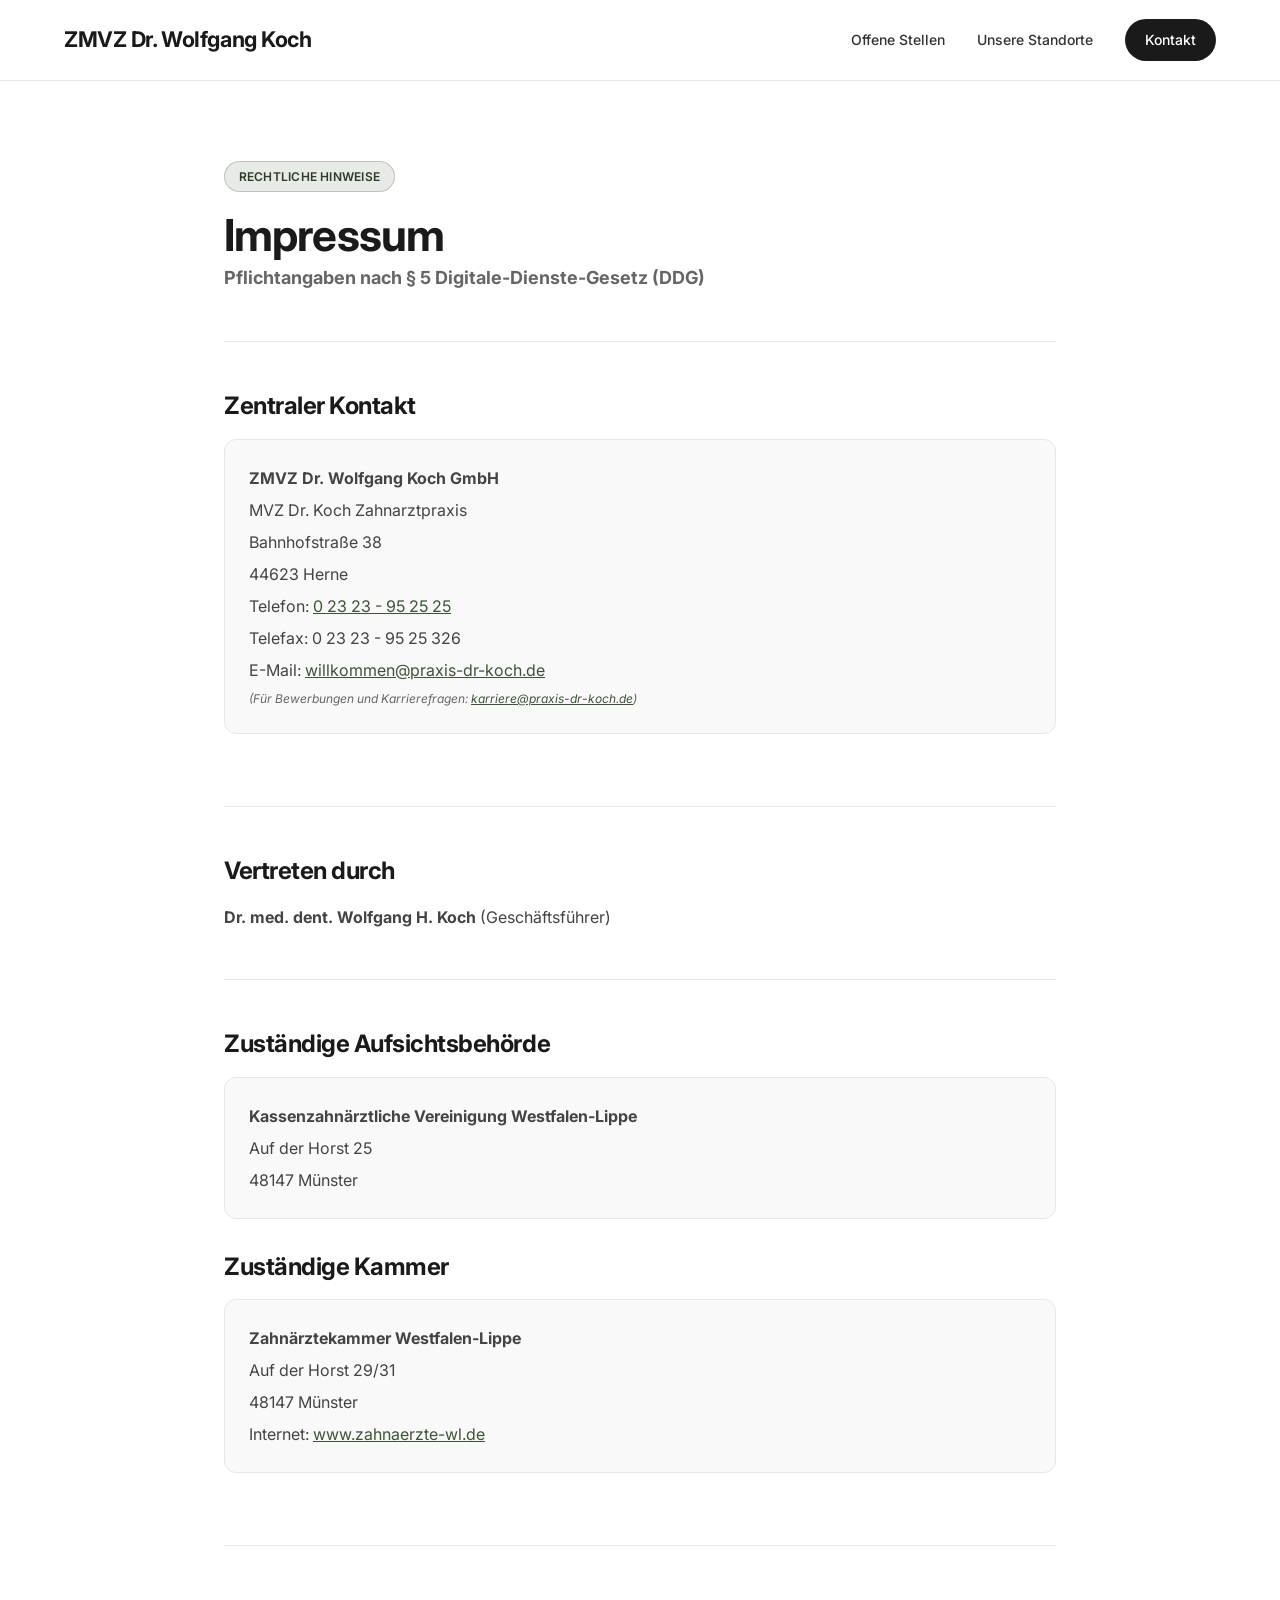
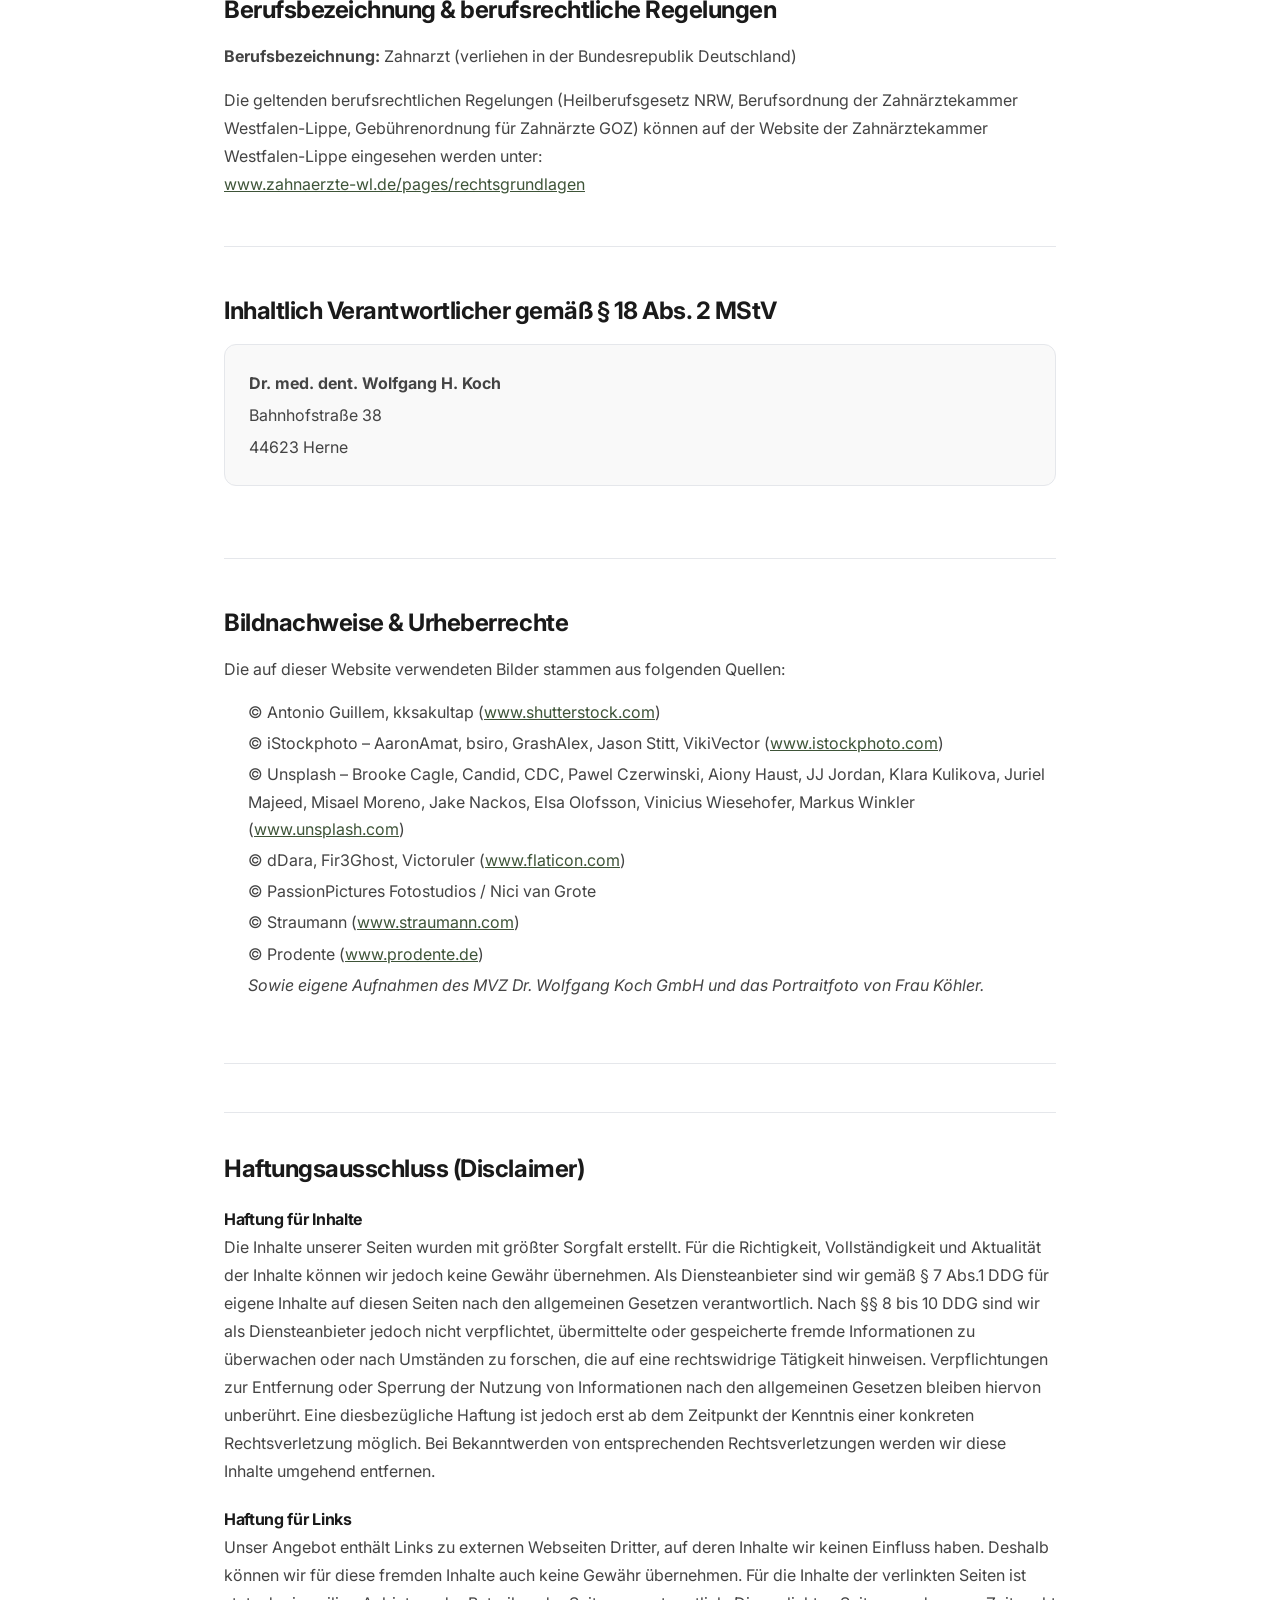
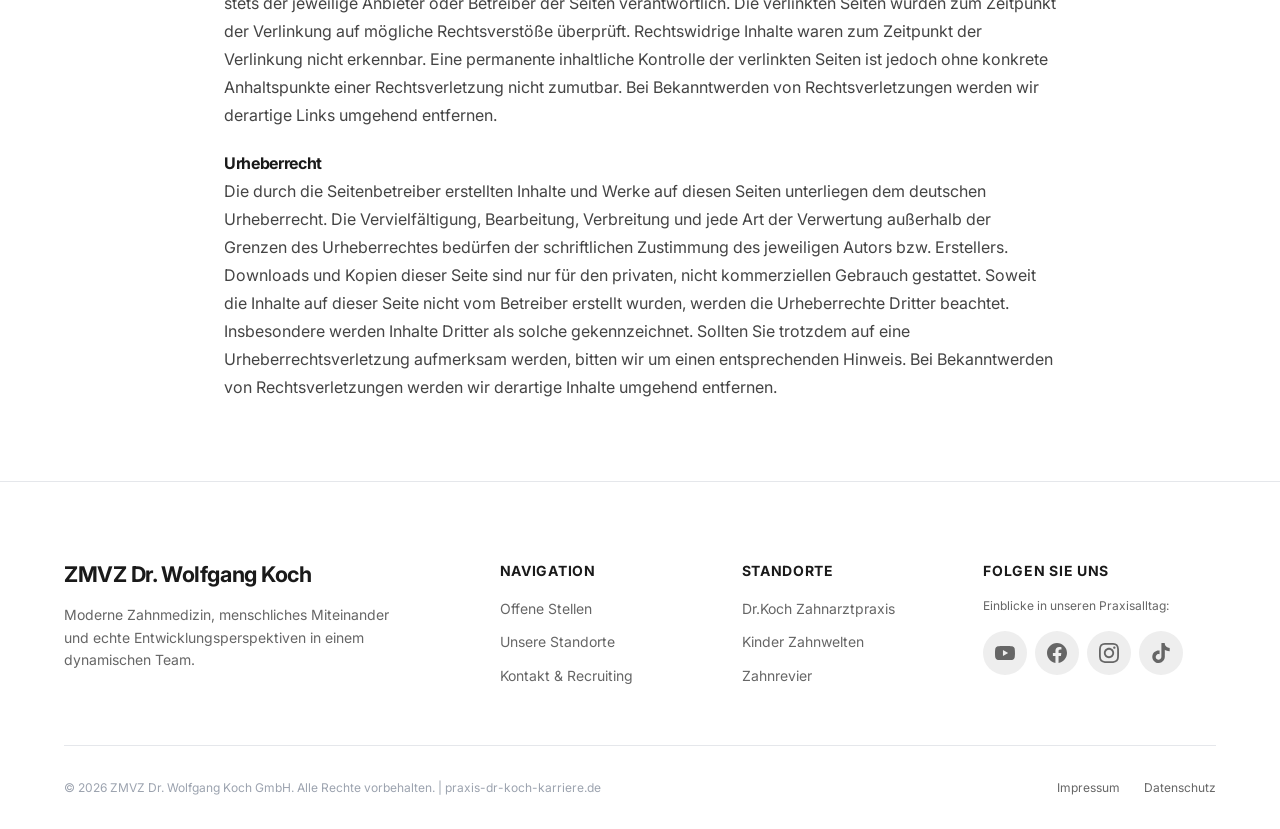
<file: impressum.html>
<!DOCTYPE html>
<html lang="de">
<head>
  <meta charset="UTF-8">
  <meta name="viewport" content="width=device-width, initial-scale=1.0">
  <title>Impressum | MVZ Dr. Wolfgang Koch GmbH</title>
  <meta name="description" content="Impressum und rechtliche Pflichtangaben der ZMVZ Dr. Wolfgang Koch GmbH nach § 5 Digitale-Dienste-Gesetz (DDG).">
  
  <!-- Zentrales Stylesheet -->
  <link rel="stylesheet" href="css/style.css">
</head>
<body>

  <!-- ==========================================================================
       Header & Hauptnavigation
       ========================================================================== -->
  <header class="site-header">
    <div class="container header-container">
      <!-- Logo links -->
      <a href="index.html" class="site-logo" aria-label="ZMVZ Dr. Wolfgang Koch Startseite">
        <span class="site-logo-text">ZMVZ Dr. Wolfgang Koch</span>
      </a>

      <!-- Mobile Navigation Toggle -->
      <button class="mobile-nav-toggle" aria-label="Menü öffnen" aria-expanded="false">
        <svg viewBox="0 0 24 24" fill="none" stroke="currentColor" stroke-width="2" stroke-linecap="round" stroke-linejoin="round">
          <line x1="3" y1="12" x2="21" y2="12"></line>
          <line x1="3" y1="6" x2="21" y2="6"></line>
          <line x1="3" y1="18" x2="21" y2="18"></line>
        </svg>
      </button>

      <!-- Navigation rechts -->
      <nav class="main-nav" aria-label="Hauptnavigation">
        <ul class="nav-list">
          <li><a href="jobs.html" class="nav-link">Offene Stellen</a></li>
          <li><a href="index.html#standorte" class="nav-link">Unsere Standorte</a></li>
          <li><a href="index.html#kontakt" class="nav-btn-contact">Kontakt</a></li>
        </ul>
      </nav>
    </div>
  </header>

  <!-- ==========================================================================
       Hauptbereich: Impressum
       ========================================================================== -->
  <main class="section">
    <div class="container legal-container">
      
      <!-- Seitenkopf -->
      <header class="legal-header">
        <span class="badge badge-koch legal-badge">RECHTLICHE HINWEISE</span>
        <h1>Impressum</h1>
        <p class="lead"><strong>Pflichtangaben nach § 5 Digitale-Dienste-Gesetz (DDG)</strong></p>
      </header>

      <!-- Zentraler Kontakt -->
      <section class="legal-section">
        <h2>Zentraler Kontakt</h2>
        <div class="legal-box">
          <p><strong>ZMVZ Dr. Wolfgang Koch GmbH</strong></p>
          <p>MVZ Dr. Koch Zahnarztpraxis</p>
          <p>Bahnhofstraße 38</p>
          <p>44623 Herne</p>
          <p>Telefon: <a href="tel:+492323952525" class="legal-link">0 23 23 - 95 25 25</a></p>
          <p>Telefax: 0 23 23 - 95 25 326</p>
          <p>E-Mail: <a href="mailto:willkommen@praxis-dr-koch.de" class="legal-link">willkommen@praxis-dr-koch.de</a></p>
          <p style="margin-top: var(--space-xs); font-size: var(--font-xs); color: var(--text-muted);">
            <em>(Für Bewerbungen und Karrierefragen: <a href="mailto:karriere@praxis-dr-koch.de" class="legal-link">karriere@praxis-dr-koch.de</a>)</em>
          </p>
        </div>
      </section>

      <!-- Vertretung -->
      <section class="legal-section">
        <h2>Vertreten durch</h2>
        <p><strong>Dr. med. dent. Wolfgang H. Koch</strong> (Geschäftsführer)</p>
      </section>

      <!-- Aufsichtsbehörde & Kammer -->
      <section class="legal-section">
        <h2>Zuständige Aufsichtsbehörde</h2>
        <div class="legal-box">
          <p><strong>Kassenzahnärztliche Vereinigung Westfalen-Lippe</strong></p>
          <p>Auf der Horst 25</p>
          <p>48147 Münster</p>
        </div>

        <h2 style="margin-top: var(--space-xl);">Zuständige Kammer</h2>
        <div class="legal-box">
          <p><strong>Zahnärztekammer Westfalen-Lippe</strong></p>
          <p>Auf der Horst 29/31</p>
          <p>48147 Münster</p>
          <p>Internet: <a href="https://www.zahnaerzte-wl.de/" target="_blank" rel="noopener noreferrer" class="legal-link">www.zahnaerzte-wl.de</a></p>
        </div>
      </section>

      <!-- Berufsbezeichnung & berufsrechtliche Regelungen -->
      <section class="legal-section">
        <h2>Berufsbezeichnung &amp; berufsrechtliche Regelungen</h2>
        <p>
          <strong>Berufsbezeichnung:</strong> Zahnarzt (verliehen in der Bundesrepublik Deutschland)
        </p>
        <p>
          Die geltenden berufsrechtlichen Regelungen (Heilberufsgesetz NRW, Berufsordnung der Zahnärztekammer Westfalen-Lippe, Gebührenordnung für Zahnärzte GOZ) können auf der Website der Zahnärztekammer Westfalen-Lippe eingesehen werden unter:<br>
          <a href="https://www.zahnaerzte-wl.de/pages/rechtsgrundlagen" target="_blank" rel="noopener noreferrer" class="legal-link">www.zahnaerzte-wl.de/pages/rechtsgrundlagen</a>
        </p>
      </section>

      <!-- Inhaltlich Verantwortlicher -->
      <section class="legal-section">
        <h2>Inhaltlich Verantwortlicher gemäß § 18 Abs. 2 MStV</h2>
        <div class="legal-box">
          <p><strong>Dr. med. dent. Wolfgang H. Koch</strong></p>
          <p>Bahnhofstraße 38</p>
          <p>44623 Herne</p>
        </div>
      </section>

      <!-- Bildnachweise & Urheberrechte -->
      <section class="legal-section">
        <h2>Bildnachweise &amp; Urheberrechte</h2>
        <p>Die auf dieser Website verwendeten Bilder stammen aus folgenden Quellen:</p>
        <ul>
          <li>© Antonio Guillem, kksakultap (<a href="https://www.shutterstock.com/" target="_blank" rel="noopener noreferrer" class="legal-link">www.shutterstock.com</a>)</li>
          <li>© iStockphoto – AaronAmat, bsiro, GrashAlex, Jason Stitt, VikiVector (<a href="https://www.istockphoto.com/" target="_blank" rel="noopener noreferrer" class="legal-link">www.istockphoto.com</a>)</li>
          <li>© Unsplash – Brooke Cagle, Candid, CDC, Pawel Czerwinski, Aiony Haust, JJ Jordan, Klara Kulikova, Juriel Majeed, Misael Moreno, Jake Nackos, Elsa Olofsson, Vinicius Wiesehofer, Markus Winkler (<a href="https://www.unsplash.com/" target="_blank" rel="noopener noreferrer" class="legal-link">www.unsplash.com</a>)</li>
          <li>© dDara, Fir3Ghost, Victoruler (<a href="https://www.flaticon.com/" target="_blank" rel="noopener noreferrer" class="legal-link">www.flaticon.com</a>)</li>
          <li>© PassionPictures Fotostudios / Nici van Grote</li>
          <li>© Straumann (<a href="https://www.straumann.com/" target="_blank" rel="noopener noreferrer" class="legal-link">www.straumann.com</a>)</li>
          <li>© Prodente (<a href="https://www.prodente.de/" target="_blank" rel="noopener noreferrer" class="legal-link">www.prodente.de</a>)</li>
          <li><em>Sowie eigene Aufnahmen des MVZ Dr. Wolfgang Koch GmbH und das Portraitfoto von Frau Köhler.</em></li>
        </ul>
      </section>

      <hr style="border: 0; border-top: 1px solid var(--border-color); margin: 40px 0;">

      <!-- Haftungsausschluss (Disclaimer) -->
      <section class="legal-section">
        <h2>Haftungsausschluss (Disclaimer)</h2>

        <h3>Haftung für Inhalte</h3>
        <p>
          Die Inhalte unserer Seiten wurden mit größter Sorgfalt erstellt. Für die Richtigkeit, Vollständigkeit und Aktualität der Inhalte können wir jedoch keine Gewähr übernehmen. Als Diensteanbieter sind wir gemäß § 7 Abs.1 DDG für eigene Inhalte auf diesen Seiten nach den allgemeinen Gesetzen verantwortlich. Nach §§ 8 bis 10 DDG sind wir als Diensteanbieter jedoch nicht verpflichtet, übermittelte oder gespeicherte fremde Informationen zu überwachen oder nach Umständen zu forschen, die auf eine rechtswidrige Tätigkeit hinweisen. Verpflichtungen zur Entfernung oder Sperrung der Nutzung von Informationen nach den allgemeinen Gesetzen bleiben hiervon unberührt. Eine diesbezügliche Haftung ist jedoch erst ab dem Zeitpunkt der Kenntnis einer konkreten Rechtsverletzung möglich. Bei Bekanntwerden von entsprechenden Rechtsverletzungen werden wir diese Inhalte umgehend entfernen.
        </p>

        <h3>Haftung für Links</h3>
        <p>
          Unser Angebot enthält Links zu externen Webseiten Dritter, auf deren Inhalte wir keinen Einfluss haben. Deshalb können wir für diese fremden Inhalte auch keine Gewähr übernehmen. Für die Inhalte der verlinkten Seiten ist stets der jeweilige Anbieter oder Betreiber der Seiten verantwortlich. Die verlinkten Seiten wurden zum Zeitpunkt der Verlinkung auf mögliche Rechtsverstöße überprüft. Rechtswidrige Inhalte waren zum Zeitpunkt der Verlinkung nicht erkennbar. Eine permanente inhaltliche Kontrolle der verlinkten Seiten ist jedoch ohne konkrete Anhaltspunkte einer Rechtsverletzung nicht zumutbar. Bei Bekanntwerden von Rechtsverletzungen werden wir derartige Links umgehend entfernen.
        </p>

        <h3>Urheberrecht</h3>
        <p>
          Die durch die Seitenbetreiber erstellten Inhalte und Werke auf diesen Seiten unterliegen dem deutschen Urheberrecht. Die Vervielfältigung, Bearbeitung, Verbreitung und jede Art der Verwertung außerhalb der Grenzen des Urheberrechtes bedürfen der schriftlichen Zustimmung des jeweiligen Autors bzw. Erstellers. Downloads und Kopien dieser Seite sind nur für den privaten, nicht kommerziellen Gebrauch gestattet. Soweit die Inhalte auf dieser Seite nicht vom Betreiber erstellt wurden, werden die Urheberrechte Dritter beachtet. Insbesondere werden Inhalte Dritter als solche gekennzeichnet. Sollten Sie trotzdem auf eine Urheberrechtsverletzung aufmerksam werden, bitten wir um einen entsprechenden Hinweis. Bei Bekanntwerden von Rechtsverletzungen werden wir derartige Inhalte umgehend entfernen.
        </p>
      </section>

    </div>
  </main>

  <!-- ==========================================================================
       Footer mit Social-Media-Leiste (.social-links)
       ========================================================================== -->
  <footer class="site-footer">
    <div class="container">
      <div class="footer-top">
        <!-- Brand Spalte -->
        <div class="footer-brand">
          <a href="index.html" class="site-logo" aria-label="ZMVZ Dr. Wolfgang Koch Startseite">
            <span class="site-logo-text">ZMVZ Dr. Wolfgang Koch</span>
          </a>
          <p>
            Moderne Zahnmedizin, menschliches Miteinander und echte Entwicklungsperspektiven in einem dynamischen Team.
          </p>
        </div>

        <!-- Links Spalte 1 -->
        <div>
          <h4 class="footer-heading">Navigation</h4>
          <ul class="footer-links">
            <li><a href="jobs.html">Offene Stellen</a></li>
            <li><a href="index.html#standorte">Unsere Standorte</a></li>
            <li><a href="index.html#kontakt">Kontakt &amp; Recruiting</a></li>
          </ul>
        </div>

        <!-- Links Spalte 2 -->
        <div>
          <h4 class="footer-heading">Standorte</h4>
          <ul class="footer-links">
            <li><a href="https://www.praxis-dr-koch.de/" target="_blank" rel="noopener noreferrer">Dr.Koch Zahnarztpraxis</a></li>
            <li><a href="https://kinder-zahnwelten.de/" target="_blank" rel="noopener noreferrer">Kinder Zahnwelten</a></li>
            <li><a href="https://zahnrevier.de/" target="_blank" rel="noopener noreferrer">Zahnrevier</a></li>
          </ul>
        </div>

        <!-- Social Media Spalte -->
        <div>
          <h4 class="footer-heading">Folgen Sie uns</h4>
          <p class="text-muted" style="font-size: var(--font-xs); margin-bottom: var(--space-md);">
            Einblicke in unseren Praxisalltag:
          </p>
          
          <!-- Social-Media-Leiste mit minimalistischen runden Icon-Buttons -->
          <div class="social-links" aria-label="Social Media Kanäle">
            <!-- YouTube -->
            <a href="https://www.youtube.com/channel/UCBZ_MBWrruyP1A4gJ_5atKA" 
               class="social-btn" 
               target="_blank" 
               rel="noopener noreferrer" 
               title="YouTube – Dr. Koch"
               aria-label="YouTube Kanal öffnen">
              <svg viewBox="0 0 24 24">
                <path d="M23.498 6.186a3.016 3.016 0 0 0-2.122-2.136C19.505 3.545 12 3.545 12 3.545s-7.505 0-9.377.505A3.017 3.017 0 0 0 .502 6.186C0 8.07 0 12 0 12s0 3.93.502 5.814a3.016 3.016 0 0 0 2.122 2.136c1.871.505 9.376.505 9.376.505s7.505 0 9.377-.505a3.015 3.015 0 0 0 2.122-2.136C24 15.93 24 12 24 12s0-3.93-.502-5.814zM9.545 15.568V8.432L15.818 12l-6.273 3.568z"/>
              </svg>
            </a>

            <!-- Facebook -->
            <a href="https://www.facebook.com/Dr.KochZahnarztpraxis" 
               class="social-btn" 
               target="_blank" 
               rel="noopener noreferrer" 
               title="Facebook – Dr. Koch Zahnarztpraxis"
               aria-label="Facebook Seite öffnen">
              <svg viewBox="0 0 24 24">
                <path d="M24 12.073c0-6.627-5.373-12-12-12s-12 5.373-12 12c0 5.99 4.388 10.954 10.125 11.854v-8.385H7.078v-3.47h3.047V9.43c0-3.007 1.792-4.669 4.533-4.669 1.312 0 2.686.235 2.686.235v2.953H15.83c-1.491 0-1.956.925-1.956 1.874v2.25h3.328l-.532 3.47h-2.796v8.385C19.612 23.027 24 18.062 24 12.073z"/>
              </svg>
            </a>

            <!-- Instagram -->
            <a href="https://www.instagram.com/dr.koch.zahnarztpraxis/" 
               class="social-btn" 
               target="_blank" 
               rel="noopener noreferrer" 
               title="Instagram – Dr. Koch Zahnarztpraxis"
               aria-label="Instagram Profil öffnen">
              <svg viewBox="0 0 24 24">
                <path d="M12 2.163c3.204 0 3.584.012 4.85.07 3.252.148 4.771 1.691 4.919 4.919.058 1.265.069 1.645.069 4.849 0 3.205-.012 3.584-.069 4.849-.149 3.225-1.664 4.771-4.919 4.919-1.266.058-1.644.07-4.85.07-3.204 0-3.584-.012-4.849-.07-3.26-.149-4.771-1.699-4.919-4.92-.058-1.265-.07-1.644-.07-4.849 0-3.204.013-3.583.07-4.849.149-3.227 1.664-4.771 4.919-4.919 1.266-.057 1.645-.069 4.849-.069zm0-2.163c-3.259 0-3.667.014-4.947.072-4.358.2-6.78 2.618-6.98 6.98-.059 1.281-.073 1.689-.073 4.948 0 3.259.014 3.668.072 4.948.2 4.358 2.618 6.78 6.98 6.98 1.281.058 1.689.072 4.948.072 3.259 0 3.668-.014 4.948-.072 4.354-.2 6.782-2.618 6.979-6.98.059-1.28.073-1.689.073-4.948 0-3.259-.014-3.667-.072-4.947-.196-4.354-2.617-6.78-6.979-6.98-1.281-.059-1.69-.073-4.949-.073zm0 5.838c-3.403 0-6.162 2.759-6.162 6.162s2.759 6.163 6.162 6.163 6.162-2.759 6.162-6.163c0-3.403-2.759-6.162-6.162-6.162zm0 10.162c-2.209 0-4-1.79-4-4 0-2.209 1.791-4 4-4s4 1.791 4 4c0 2.21-1.791 4-4 4zm6.406-11.845c-.796 0-1.441.645-1.441 1.44s.645 1.44 1.441 1.44c.795 0 1.439-.645 1.439-1.44s-.644-1.44-1.439-1.44z"/>
              </svg>
            </a>

            <!-- TikTok -->
            <a href="https://www.tiktok.com/@kinderzahnwelten" 
               class="social-btn" 
               target="_blank" 
               rel="noopener noreferrer" 
               title="TikTok – @kinderzahnwelten"
               aria-label="TikTok Profil öffnen">
              <svg viewBox="0 0 24 24">
                <path d="M12.525.02c1.31-.02 2.61-.01 3.91-.02.08 1.53.63 3.09 1.75 4.17 1.12 1.11 2.7 1.62 4.24 1.79v4.03c-1.44-.05-2.89-.35-4.2-.97-.57-.26-1.1-.59-1.62-.93-.01 2.92.01 5.84-.02 8.75-.08 1.4-.54 2.79-1.35 3.94-1.31 1.92-3.58 3.17-5.91 3.21-1.43.08-2.86-.31-4.08-1.03-2.02-1.19-3.44-3.37-3.65-5.71-.02-.5-.03-1-.01-1.49.18-1.9 1.12-3.72 2.58-4.96 1.66-1.44 3.98-2.13 6.15-1.72.02 1.48-.04 2.96-.04 4.44-.99-.32-2.15-.23-3.02.37-.63.41-1.11 1.04-1.36 1.75-.21.51-.24 1.07-.14 1.61.24 1.64 1.82 2.89 3.5 2.72 1.14-.07 2.19-.74 2.75-1.74.32-.54.48-1.17.47-1.81.03-4.52-.01-9.04.01-13.56z"/>
              </svg>
            </a>
          </div>
        </div>
      </div>

      <!-- Footer Bottom Bar -->
      <div class="footer-bottom">
        <div>
          &copy; 2026 ZMVZ Dr. Wolfgang Koch GmbH. Alle Rechte vorbehalten. | <a href="https://praxis-dr-koch-karriere.de" style="color: inherit;">praxis-dr-koch-karriere.de</a>
        </div>
        <div class="footer-legal-links">
          <a href="impressum.html" class="active">Impressum</a>
          <a href="datenschutz.html">Datenschutz</a>
        </div>
      </div>
    </div>
  </footer>

  <!-- Globales JavaScript -->
  <script src="js/main.js"></script>
</body>
</html>
</file>
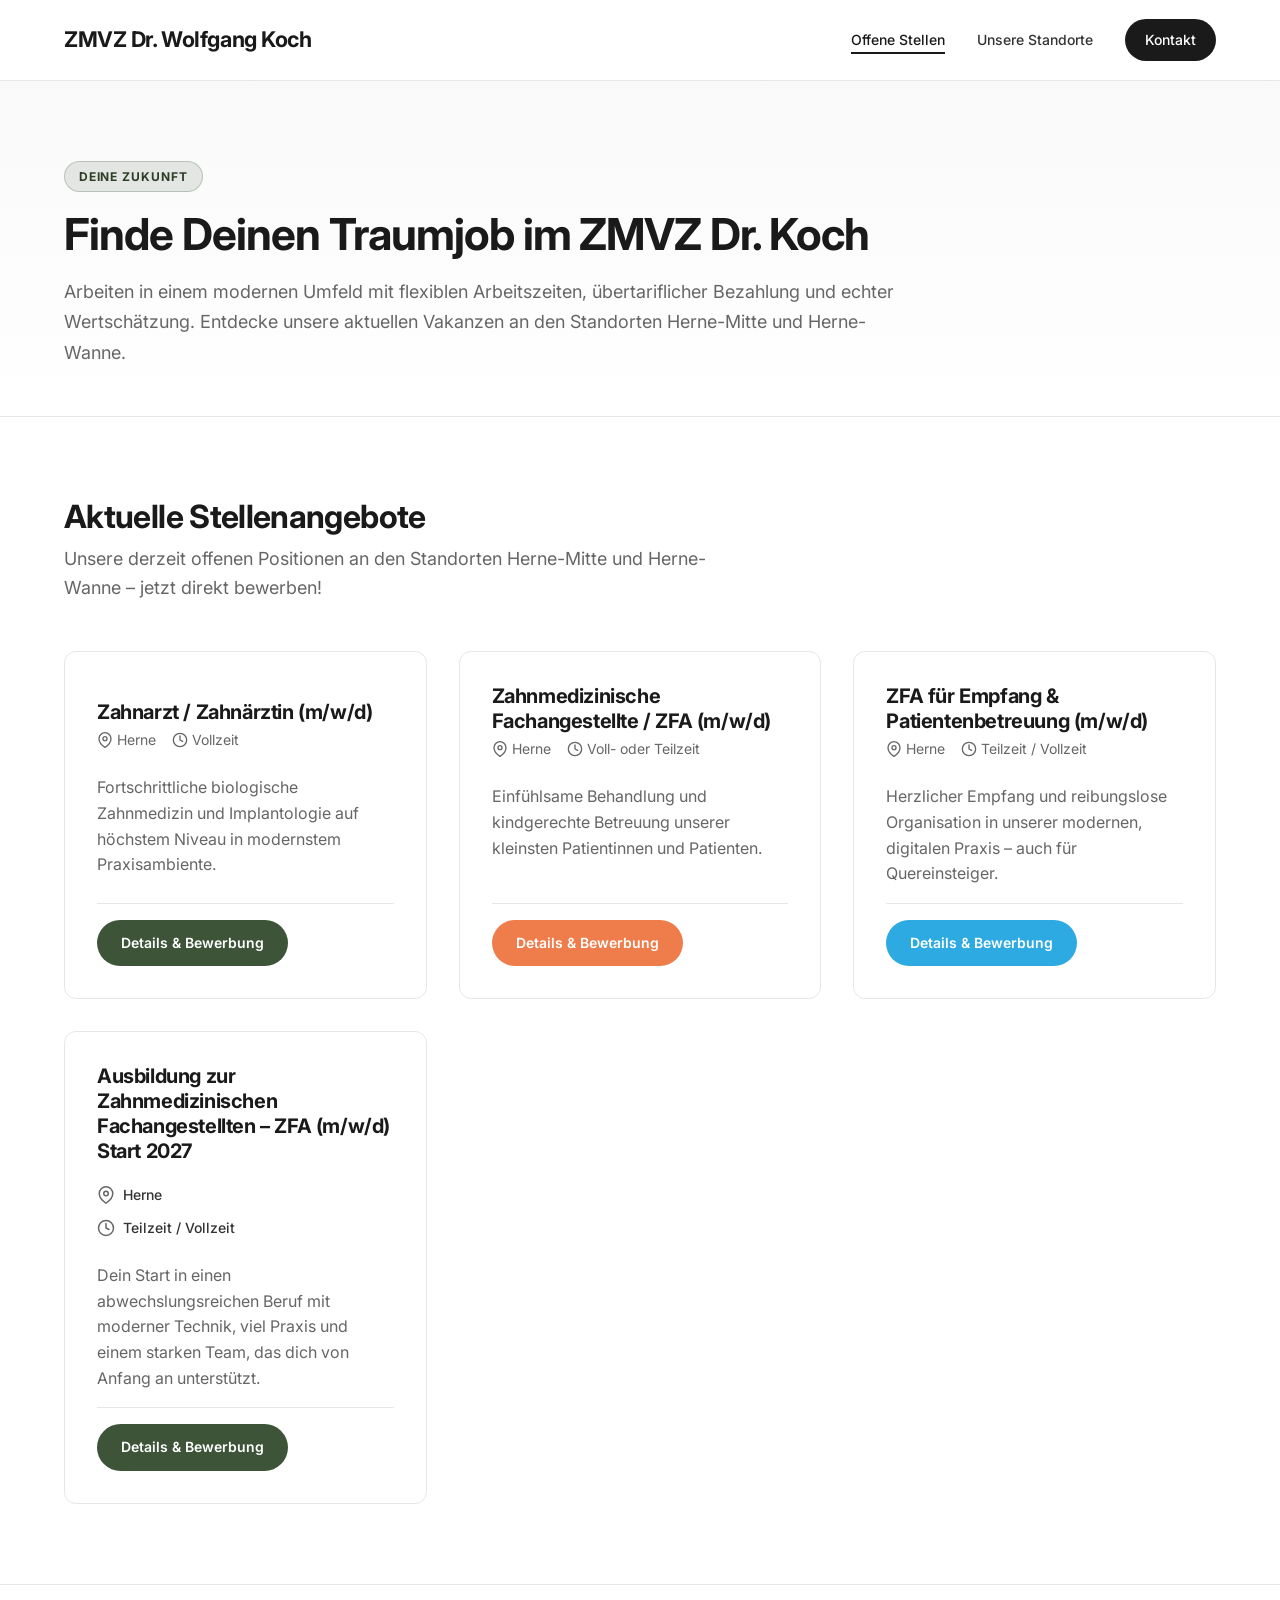
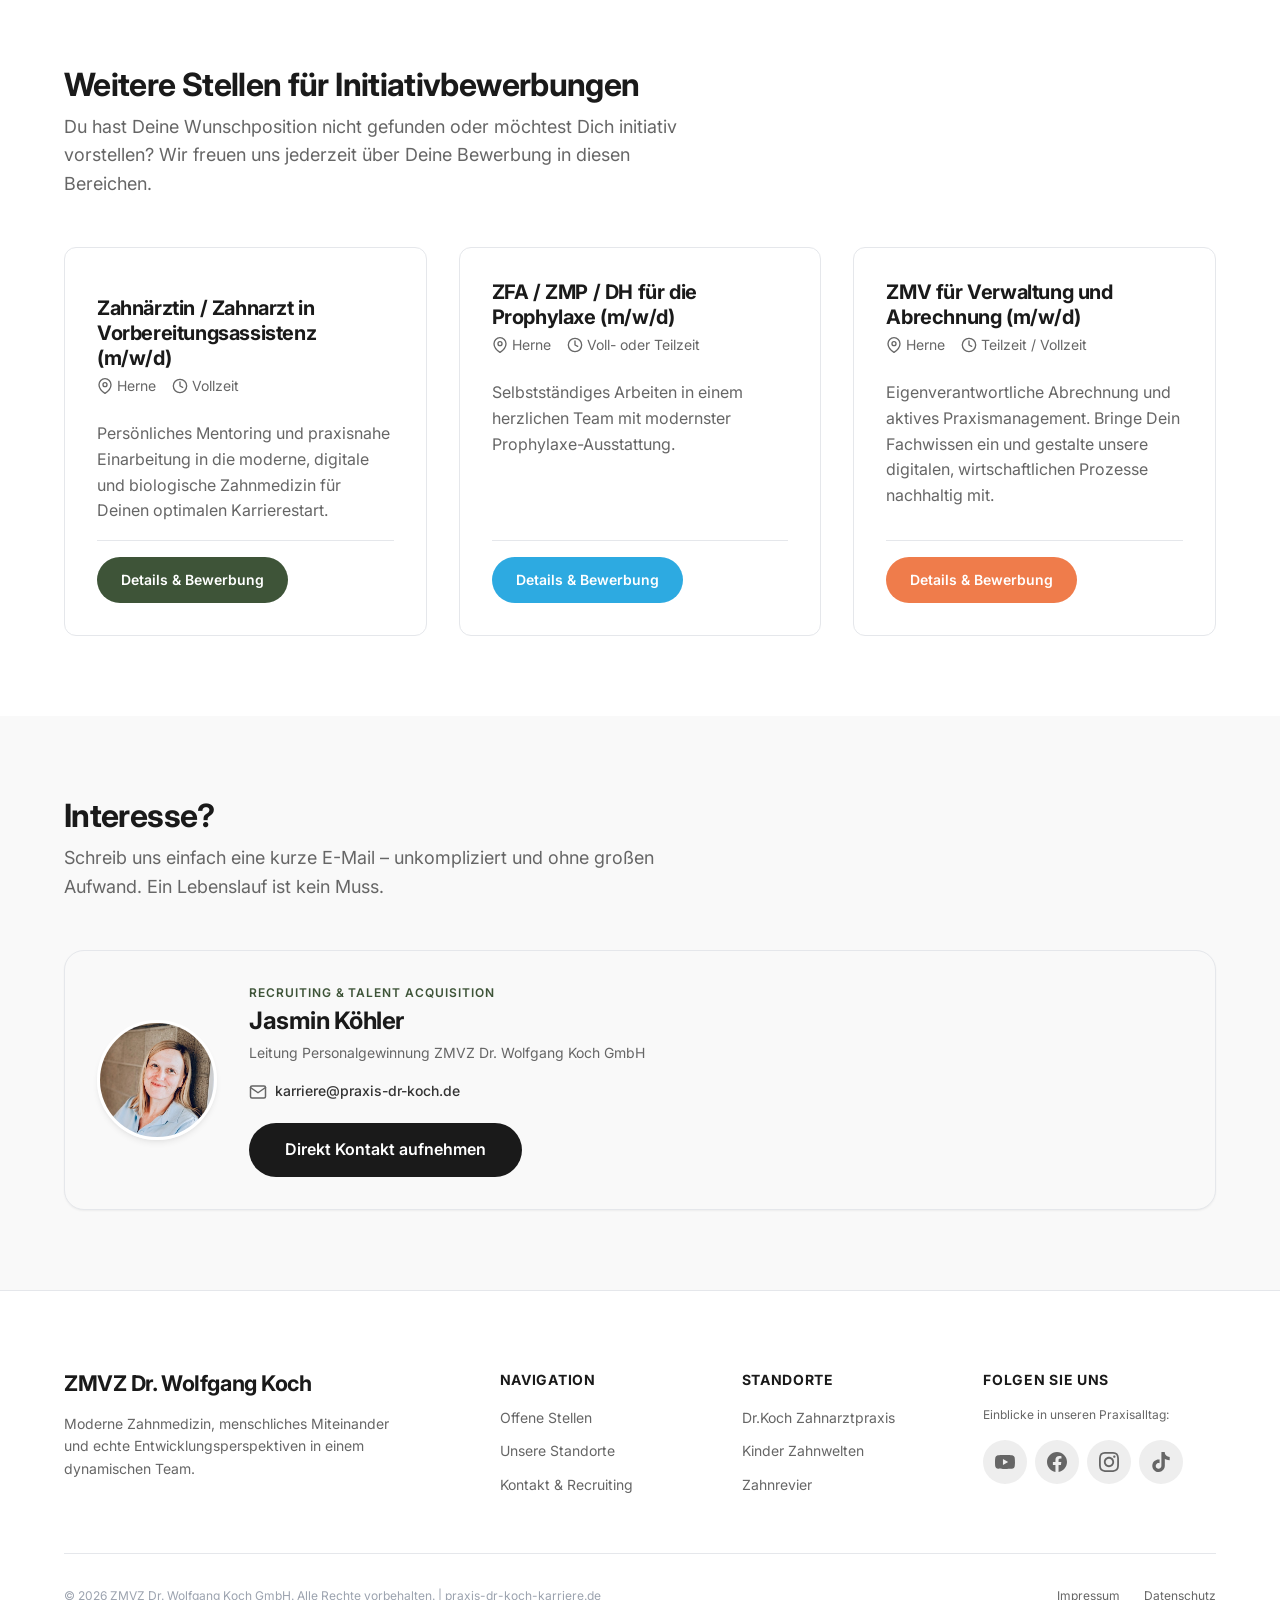
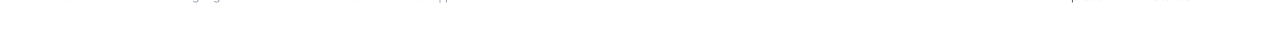
<file: jobs.html>
<!DOCTYPE html>
<html lang="de">
<head>
  <meta charset="UTF-8">
  <meta name="viewport" content="width=device-width, initial-scale=1.0">
  <title>Offene Stellen | MVZ Dr. Wolfgang Koch GmbH Karriereportal</title>
  <meta name="description" content="Entdecke aktuelle Stellenangebote im ZMVZ Dr. Wolfgang Koch GmbH an den Standorten Herne-Mitte und Herne-Wanne. Jetzt bewerben!">
  
  <!-- Zentrales Stylesheet -->
  <link rel="stylesheet" href="css/style.css">
</head>
<body>

  <!-- ==========================================================================
       1. Header & Hauptnavigation
       ========================================================================== -->
  <header class="site-header">
    <div class="container header-container">
      <!-- Logo links -->
      <a href="index.html" class="site-logo" aria-label="ZMVZ Dr. Wolfgang Koch Startseite">
        <span class="site-logo-text">ZMVZ Dr. Wolfgang Koch</span>
      </a>

      <!-- Mobile Navigation Toggle -->
      <button class="mobile-nav-toggle" aria-label="Menü öffnen" aria-expanded="false">
        <svg viewBox="0 0 24 24" fill="none" stroke="currentColor" stroke-width="2" stroke-linecap="round" stroke-linejoin="round">
          <line x1="3" y1="12" x2="21" y2="12"></line>
          <line x1="3" y1="6" x2="21" y2="6"></line>
          <line x1="3" y1="18" x2="21" y2="18"></line>
        </svg>
      </button>

      <!-- Navigation rechts -->
      <nav class="main-nav" aria-label="Hauptnavigation">
        <ul class="nav-list">
          <li><a href="jobs.html" class="nav-link active" aria-current="page">Offene Stellen</a></li>
          <li><a href="index.html#standorte" class="nav-link">Unsere Standorte</a></li>
          <li><a href="#kontakt" class="nav-btn-contact">Kontakt</a></li>
        </ul>
      </nav>
    </div>
  </header>

  <main>
    <!-- ==========================================================================
         2. Intro-Sektion
         ========================================================================== -->
    <section class="page-intro">
      <div class="container">
        <div class="intro-content">
          <span class="badge badge-koch intro-badge">DEINE ZUKUNFT</span>
          <h1 class="intro-title">Finde Deinen Traumjob im ZMVZ Dr. Koch</h1>
          <p class="lead intro-lead">
            Arbeiten in einem modernen Umfeld mit flexiblen Arbeitszeiten, übertariflicher Bezahlung und echter Wertschätzung. Entdecke unsere aktuellen Vakanzen an den Standorten Herne-Mitte und Herne-Wanne.
          </p>
        </div>
      </div>
    </section>

    <!-- ==========================================================================
         3. Aktuelle Stellenangebote
         ========================================================================== -->
    <section class="section" id="stellen">
      <div class="container">
        <h2 class="section-title">Aktuelle Stellenangebote</h2>
        <p class="section-subtitle">Unsere derzeit offenen Positionen an den Standorten Herne-Mitte und Herne-Wanne – jetzt direkt bewerben!</p>

        <div class="grid-jobs">

          <!-- Card 1: Zahnarzt / Zahnärztin (m/w/d) -->
           <article class="job-card">
            <div class="job-card-header">
              <!--<span class="badge badge-koch">Dr.Koch Zahnarztpraxis</span>-->
            </div>
            <h3 class="job-card-title">Zahnarzt / Zahnärztin (m/w/d)</h3>
            <div class="job-card-meta">
              <span>
                <svg viewBox="0 0 24 24" fill="none" stroke="currentColor" stroke-width="2" stroke-linecap="round" stroke-linejoin="round">
                  <path d="M21 10c0 7-9 13-9 13s-9-6-9-13a9 9 0 0 1 18 0z"></path>
                  <circle cx="12" cy="10" r="3"></circle>
                </svg>
                Herne
              </span>
              <span>
                <svg viewBox="0 0 24 24" fill="none" stroke="currentColor" stroke-width="2" stroke-linecap="round" stroke-linejoin="round">
                  <circle cx="12" cy="12" r="10"></circle>
                  <polyline points="12 6 12 12 16 14"></polyline>
                </svg>
                Vollzeit
              </span>
            </div>
            <p class="text-muted">Fortschrittliche biologische Zahnmedizin und Implantologie auf höchstem Niveau in modernstem Praxisambiente.</p>
            <div class="job-card-footer">
              <a href="jobs/zahnarzt.html" class="btn btn-koch">Details &amp; Bewerbung</a>
            </div>
          </article>

          <!-- Card 2: ZFA für die Behandlungsassistenz (m/w/d) -->
          <article class="job-card">
           
            <h3 class="job-card-title">Zahnmedizinische Fachangestellte / ZFA (m/w/d)</h3>
            <div class="job-card-meta">
              <span>
                <svg viewBox="0 0 24 24" fill="none" stroke="currentColor" stroke-width="2" stroke-linecap="round" stroke-linejoin="round">
                  <path d="M21 10c0 7-9 13-9 13s-9-6-9-13a9 9 0 0 1 18 0z"></path>
                  <circle cx="12" cy="10" r="3"></circle>
                </svg>
                Herne
              </span>
              <span>
                <svg viewBox="0 0 24 24" fill="none" stroke="currentColor" stroke-width="2" stroke-linecap="round" stroke-linejoin="round">
                  <circle cx="12" cy="12" r="10"></circle>
                  <polyline points="12 6 12 12 16 14"></polyline>
                </svg>
                Voll- oder Teilzeit
              </span>
            </div>
            <p class="text-muted">Einfühlsame Behandlung und kindgerechte Betreuung unserer kleinsten Patientinnen und Patienten.</p>
            <div class="job-card-footer">
              <a href="jobs/zfa-behandlungsassistenz.html" class="btn btn-revier">Details &amp; Bewerbung</a>
            </div>
          </article>

          <!-- Card 3: ZFA für Empfang und Patientenbetreuung (m/w/d) – auch Quereinsteiger -->
          <article class="job-card">
            
            <h3 class="job-card-title">ZFA für Empfang & Patientenbetreuung (m/w/d)</h3>
            <div class="job-card-meta">
              <span>
                <svg viewBox="0 0 24 24" fill="none" stroke="currentColor" stroke-width="2" stroke-linecap="round" stroke-linejoin="round">
                  <path d="M21 10c0 7-9 13-9 13s-9-6-9-13a9 9 0 0 1 18 0z"></path>
                  <circle cx="12" cy="10" r="3"></circle>
                </svg>
                Herne
              </span>
              <span>
                <svg viewBox="0 0 24 24" fill="none" stroke="currentColor" stroke-width="2" stroke-linecap="round" stroke-linejoin="round">
                  <circle cx="12" cy="12" r="10"></circle>
                  <polyline points="12 6 12 12 16 14"></polyline>
                </svg>
                Teilzeit / Vollzeit
              </span>
            </div>
            <p class="text-muted">Herzlicher Empfang und reibungslose Organisation in unserer modernen, digitalen Praxis – auch für Quereinsteiger.</p>
            <div class="job-card-footer">
              <a href="jobs/zfa-anmeldung.html" class="btn btn-kinder">Details &amp; Bewerbung</a>
            </div>
          </article>

          <!-- Card 4: Ausbildung zur Zahnmedizinischen Fachangestellten – ZFA (m/w/d) Start 2027 -->
          <article class="job-card">
            
              <h3 class="job-card-title">Ausbildung zur Zahnmedizinischen Fachangestellten – ZFA (m/w/d) Start 2027</h3>
              <div class="job-card-meta-vertical">
                <span>
                <svg viewBox="0 0 24 24" fill="none" stroke="currentColor" stroke-width="2" stroke-linecap="round" stroke-linejoin="round">
                  <path d="M21 10c0 7-9 13-9 13s-9-6-9-13a9 9 0 0 1 18 0z"></path>
                  <circle cx="12" cy="10" r="3"></circle>
                </svg>
                Herne
              </span>
              <span>
                <svg viewBox="0 0 24 24" fill="none" stroke="currentColor" stroke-width="2" stroke-linecap="round" stroke-linejoin="round">
                  <circle cx="12" cy="12" r="10"></circle>
                  <polyline points="12 6 12 12 16 14"></polyline>
                </svg>
                Teilzeit / Vollzeit
              </span>
            </div>
            <p class="text-muted">Dein Start in einen abwechslungsreichen Beruf mit moderner Technik, viel Praxis und einem starken Team, das dich von Anfang an unterstützt.</p>
            <div class="job-card-footer">
              <a href="jobs/zfa-azubi.html" class="btn btn-koch">Details &amp; Bewerbung</a>
            </div>
          </article>

        </div>
      </div>
    </section>

    <!-- ==========================================================================
         4. Weitere Stellen für Initiativbewerbungen
         ========================================================================== -->
    <section class="section section-bordered-top" id="initiativbewerbungen">
      <div class="container">
        <h2 class="section-title">Weitere Stellen für Initiativbewerbungen</h2>
        <p class="section-subtitle">Du hast Deine Wunschposition nicht gefunden oder möchtest Dich initiativ vorstellen? Wir freuen uns jederzeit über Deine Bewerbung in diesen Bereichen.</p>
        <div class="grid-jobs">

        <!-- Card 1: Zahnärztin / Zahnarzt in Vorbereitungsassistenz (m/w/d) -->
           <article class="job-card">
            <div class="job-card-header">
              <!--<span class="badge badge-koch">Dr.Koch Zahnarztpraxis</span>-->
            </div>
            <h3 class="job-card-title">Zahnärztin / Zahnarzt in Vorbereitungsassistenz (m/w/d)</h3>
            <div class="job-card-meta">
              <span>
                <svg viewBox="0 0 24 24" fill="none" stroke="currentColor" stroke-width="2" stroke-linecap="round" stroke-linejoin="round">
                  <path d="M21 10c0 7-9 13-9 13s-9-6-9-13a9 9 0 0 1 18 0z"></path>
                  <circle cx="12" cy="10" r="3"></circle>
                </svg>
                Herne
              </span>
              <span>
                <svg viewBox="0 0 24 24" fill="none" stroke="currentColor" stroke-width="2" stroke-linecap="round" stroke-linejoin="round">
                  <circle cx="12" cy="12" r="10"></circle>
                  <polyline points="12 6 12 12 16 14"></polyline>
                </svg>
                Vollzeit
              </span>
            </div>
            <p class="text-muted">Persönliches Mentoring und praxisnahe Einarbeitung in die moderne, digitale und biologische Zahnmedizin für Deinen optimalen Karrierestart.</p>
            <div class="job-card-footer">
              <a href="jobs/zahnarzt-vorbereitungsassistenz.html" class="btn btn-koch">Details &amp; Bewerbung</a>
            </div>
          </article>

          <!-- Card 2: ZFA / ZMP / DH für die Prophylaxe (m/w/d) -->
          <article class="job-card">
           
            <h3 class="job-card-title">ZFA / ZMP / DH für die Prophylaxe (m/w/d)</h3>
            <div class="job-card-meta">
              <span>
                <svg viewBox="0 0 24 24" fill="none" stroke="currentColor" stroke-width="2" stroke-linecap="round" stroke-linejoin="round">
                  <path d="M21 10c0 7-9 13-9 13s-9-6-9-13a9 9 0 0 1 18 0z"></path>
                  <circle cx="12" cy="10" r="3"></circle>
                </svg>
                Herne
              </span>
              <span>
                <svg viewBox="0 0 24 24" fill="none" stroke="currentColor" stroke-width="2" stroke-linecap="round" stroke-linejoin="round">
                  <circle cx="12" cy="12" r="10"></circle>
                  <polyline points="12 6 12 12 16 14"></polyline>
                </svg>
                Voll- oder Teilzeit
              </span>
            </div>
            <p class="text-muted">Selbstständiges Arbeiten in einem herzlichen Team mit modernster Prophylaxe-Ausstattung.</p>
            <div class="job-card-footer">
              <a href="jobs/zfa-prophylaxe.html" class="btn btn-kinder">Details &amp; Bewerbung</a>
            </div>
          </article>

          <!-- Card 3: ZMV für Verwaltung und Abrechnung (m/w/d) -->
          <article class="job-card">
            
            <h3 class="job-card-title">ZMV für Verwaltung und Abrechnung (m/w/d)</h3>
            <div class="job-card-meta">
              <span>
                <svg viewBox="0 0 24 24" fill="none" stroke="currentColor" stroke-width="2" stroke-linecap="round" stroke-linejoin="round">
                  <path d="M21 10c0 7-9 13-9 13s-9-6-9-13a9 9 0 0 1 18 0z"></path>
                  <circle cx="12" cy="10" r="3"></circle>
                </svg>
                Herne
              </span>
              <span>
                <svg viewBox="0 0 24 24" fill="none" stroke="currentColor" stroke-width="2" stroke-linecap="round" stroke-linejoin="round">
                  <circle cx="12" cy="12" r="10"></circle>
                  <polyline points="12 6 12 12 16 14"></polyline>
                </svg>
                Teilzeit / Vollzeit
              </span>
            </div>
            <p class="text-muted">Eigenverantwortliche Abrechnung und aktives Praxismanagement. Bringe Dein Fachwissen ein und gestalte unsere digitalen, wirtschaftlichen Prozesse nachhaltig mit.</p>
            <div class="job-card-footer">
              <a href="jobs/zmv-verwaltung.html" class="btn btn-revier">Details &amp; Bewerbung</a>
            </div>
          </article>  

    </section>

    <!-- ==========================================================================
         4. Ansprechpartner-Sektion (Frau Köhler Widget)
         ========================================================================== -->
    <section id="kontakt" class="section section-light">
      <div class="container">
        <h2 class="section-title">Interesse?</h2>
        <p class="section-subtitle">Schreib uns einfach eine kurze E-Mail – unkompliziert und ohne großen Aufwand. Ein Lebenslauf ist kein Muss.</p>

        <!-- Kontakt-Widget -->
        <div class="contact-widget">
          <div class="contact-widget-avatar-wrap">
            <img src="images/frau-koehler.jpg" alt="Portrait von Frau Köhler – Recruiting &amp; Talent Acquisition" class="contact-widget-avatar">
          </div>
          
          <div class="contact-widget-info">
            <span class="contact-widget-role">RECRUITING &amp; TALENT ACQUISITION</span>
            <h3 class="contact-widget-name">Jasmin Köhler</h3>
            <p class="contact-widget-title">Leitung Personalgewinnung ZMVZ Dr. Wolfgang Koch GmbH</p>

            <div class="contact-widget-details">
             

              <a href="mailto:karriere@praxis-dr-koch.de" class="contact-widget-item" aria-label="E-Mail an Frau Köhler senden">
                <svg viewBox="0 0 24 24" fill="none" stroke="currentColor" stroke-width="2" stroke-linecap="round" stroke-linejoin="round">
                  <path d="M4 4h16c1.1 0 2 .9 2 2v12c0 1.1-.9 2-2 2H4c-1.1 0-2-.9-2-2V6c0-1.1.9-2 2-2z"></path>
                  <polyline points="22,6 12,13 2,6"></polyline>
                </svg>
                <span>karriere@praxis-dr-koch.de</span>
              </a>
            </div>

            <div class="contact-widget-cta">
              <a href="#" class="btn btn-secondary btn-apply" data-user="karriere" data-domain="praxis-dr-koch.de">
                Direkt Kontakt aufnehmen
              </a>
            </div>
          </div>
        </div>
      </div>
    </section>
  </main>

  <!-- ==========================================================================
       5. Footer
       ========================================================================== -->
  <footer class="site-footer">
    <div class="container">
      <div class="footer-top">
        <!-- Brand Spalte -->
        <div class="footer-brand">
          <a href="index.html" class="site-logo" aria-label="ZMVZ Dr. Wolfgang Koch Startseite">
            <span class="site-logo-text">ZMVZ Dr. Wolfgang Koch</span>
          </a>
          <p>
            Moderne Zahnmedizin, menschliches Miteinander und echte Entwicklungsperspektiven in einem dynamischen Team.
          </p>
        </div>

        <!-- Links Spalte 1: Navigation -->
        <div>
          <h4 class="footer-heading">Navigation</h4>
          <ul class="footer-links">
            <li><a href="jobs.html">Offene Stellen</a></li>
            <li><a href="index.html#standorte">Unsere Standorte</a></li>
            <li><a href="#kontakt">Kontakt &amp; Recruiting</a></li>
          </ul>
        </div>

        <!-- Links Spalte 2: Standorte -->
        <div>
          <h4 class="footer-heading">Standorte</h4>
          <ul class="footer-links">
            <li><a href="https://www.praxis-dr-koch.de/" target="_blank" rel="noopener noreferrer">Dr.Koch Zahnarztpraxis</a></li>
            <li><a href="https://kinder-zahnwelten.de/" target="_blank" rel="noopener noreferrer">Kinder Zahnwelten</a></li>
            <li><a href="https://zahnrevier.de/" target="_blank" rel="noopener noreferrer">Zahnrevier</a></li>
          </ul>
        </div>

        <!-- Social Media Spalte -->
        <div>
          <h4 class="footer-heading">Folgen Sie uns</h4>
          <p class="text-muted" style="font-size: var(--font-xs); margin-bottom: var(--space-md);">
            Einblicke in unseren Praxisalltag:
          </p>
          
          <!-- Social-Media-Leiste mit minimalistischen runden Icon-Buttons -->
          <div class="social-links" aria-label="Social Media Kanäle">
            <!-- YouTube -->
            <a href="https://www.youtube.com/channel/UCBZ_MBWrruyP1A4gJ_5atKA" 
               class="social-btn" 
               target="_blank" 
               rel="noopener noreferrer" 
               title="YouTube – Dr. Koch"
               aria-label="YouTube Kanal öffnen">
              <svg viewBox="0 0 24 24">
                <path d="M23.498 6.186a3.016 3.016 0 0 0-2.122-2.136C19.505 3.545 12 3.545 12 3.545s-7.505 0-9.377.505A3.017 3.017 0 0 0 .502 6.186C0 8.07 0 12 0 12s0 3.93.502 5.814a3.016 3.016 0 0 0 2.122 2.136c1.871.505 9.376.505 9.376.505s7.505 0 9.377-.505a3.015 3.015 0 0 0 2.122-2.136C24 15.93 24 12 24 12s0-3.93-.502-5.814zM9.545 15.568V8.432L15.818 12l-6.273 3.568z"/>
              </svg>
            </a>

            <!-- Facebook -->
            <a href="https://www.facebook.com/Dr.KochZahnarztpraxis" 
               class="social-btn" 
               target="_blank" 
               rel="noopener noreferrer" 
               title="Facebook – Dr. Koch Zahnarztpraxis"
               aria-label="Facebook Seite öffnen">
              <svg viewBox="0 0 24 24">
                <path d="M24 12.073c0-6.627-5.373-12-12-12s-12 5.373-12 12c0 5.99 4.388 10.954 10.125 11.854v-8.385H7.078v-3.47h3.047V9.43c0-3.007 1.792-4.669 4.533-4.669 1.312 0 2.686.235 2.686.235v2.953H15.83c-1.491 0-1.956.925-1.956 1.874v2.25h3.328l-.532 3.47h-2.796v8.385C19.612 23.027 24 18.062 24 12.073z"/>
              </svg>
            </a>

            <!-- Instagram -->
            <a href="https://www.instagram.com/dr.koch.zahnarztpraxis/" 
               class="social-btn" 
               target="_blank" 
               rel="noopener noreferrer" 
               title="Instagram – Dr. Koch Zahnarztpraxis"
               aria-label="Instagram Profil öffnen">
              <svg viewBox="0 0 24 24">
                <path d="M12 2.163c3.204 0 3.584.012 4.85.07 3.252.148 4.771 1.691 4.919 4.919.058 1.265.069 1.645.069 4.849 0 3.205-.012 3.584-.069 4.849-.149 3.225-1.664 4.771-4.919 4.919-1.266.058-1.644.07-4.85.07-3.204 0-3.584-.012-4.849-.07-3.26-.149-4.771-1.699-4.919-4.92-.058-1.265-.07-1.644-.07-4.849 0-3.204.013-3.583.07-4.849.149-3.227 1.664-4.771 4.919-4.919 1.266-.057 1.645-.069 4.849-.069zm0-2.163c-3.259 0-3.667.014-4.947.072-4.358.2-6.78 2.618-6.98 6.98-.059 1.281-.073 1.689-.073 4.948 0 3.259.014 3.668.072 4.948.2 4.358 2.618 6.78 6.98 6.98 1.281.058 1.689.072 4.948.072 3.259 0 3.668-.014 4.948-.072 4.354-.2 6.782-2.618 6.979-6.98.059-1.28.073-1.689.073-4.948 0-3.259-.014-3.667-.072-4.947-.196-4.354-2.617-6.78-6.979-6.98-1.281-.059-1.69-.073-4.949-.073zm0 5.838c-3.403 0-6.162 2.759-6.162 6.162s2.759 6.163 6.162 6.163 6.162-2.759 6.162-6.163c0-3.403-2.759-6.162-6.162-6.162zm0 10.162c-2.209 0-4-1.79-4-4 0-2.209 1.791-4 4-4s4 1.791 4 4c0 2.21-1.791 4-4 4zm6.406-11.845c-.796 0-1.441.645-1.441 1.44s.645 1.44 1.441 1.44c.795 0 1.439-.645 1.439-1.44s-.644-1.44-1.439-1.44z"/>
              </svg>
            </a>

            <!-- TikTok -->
            <a href="https://www.tiktok.com/@kinderzahnwelten" 
               class="social-btn" 
               target="_blank" 
               rel="noopener noreferrer" 
               title="TikTok – @kinderzahnwelten"
               aria-label="TikTok Profil öffnen">
              <svg viewBox="0 0 24 24">
                <path d="M12.525.02c1.31-.02 2.61-.01 3.91-.02.08 1.53.63 3.09 1.75 4.17 1.12 1.11 2.7 1.62 4.24 1.79v4.03c-1.44-.05-2.89-.35-4.2-.97-.57-.26-1.1-.59-1.62-.93-.01 2.92.01 5.84-.02 8.75-.08 1.4-.54 2.79-1.35 3.94-1.31 1.92-3.58 3.17-5.91 3.21-1.43.08-2.86-.31-4.08-1.03-2.02-1.19-3.44-3.37-3.65-5.71-.02-.5-.03-1-.01-1.49.18-1.9 1.12-3.72 2.58-4.96 1.66-1.44 3.98-2.13 6.15-1.72.02 1.48-.04 2.96-.04 4.44-.99-.32-2.15-.23-3.02.37-.63.41-1.11 1.04-1.36 1.75-.21.51-.24 1.07-.14 1.61.24 1.64 1.82 2.89 3.5 2.72 1.14-.07 2.19-.74 2.75-1.74.32-.54.48-1.17.47-1.81.03-4.52-.01-9.04.01-13.56z"/>
              </svg>
            </a>
          </div>
        </div>
      </div>

      <!-- Footer Bottom Bar -->
      <div class="footer-bottom">
        <div>
          &copy; 2026 ZMVZ Dr. Wolfgang Koch GmbH. Alle Rechte vorbehalten. | <a href="https://praxis-dr-koch-karriere.de" style="color: inherit;">praxis-dr-koch-karriere.de</a>
        </div>
        <div class="footer-legal-links">
          <a href="impressum.html">Impressum</a>
          <a href="datenschutz.html">Datenschutz</a>
        </div>
      </div>
    </div>
  </footer>

  <script src="js/main.js"></script>
</body>
</html>
</file>
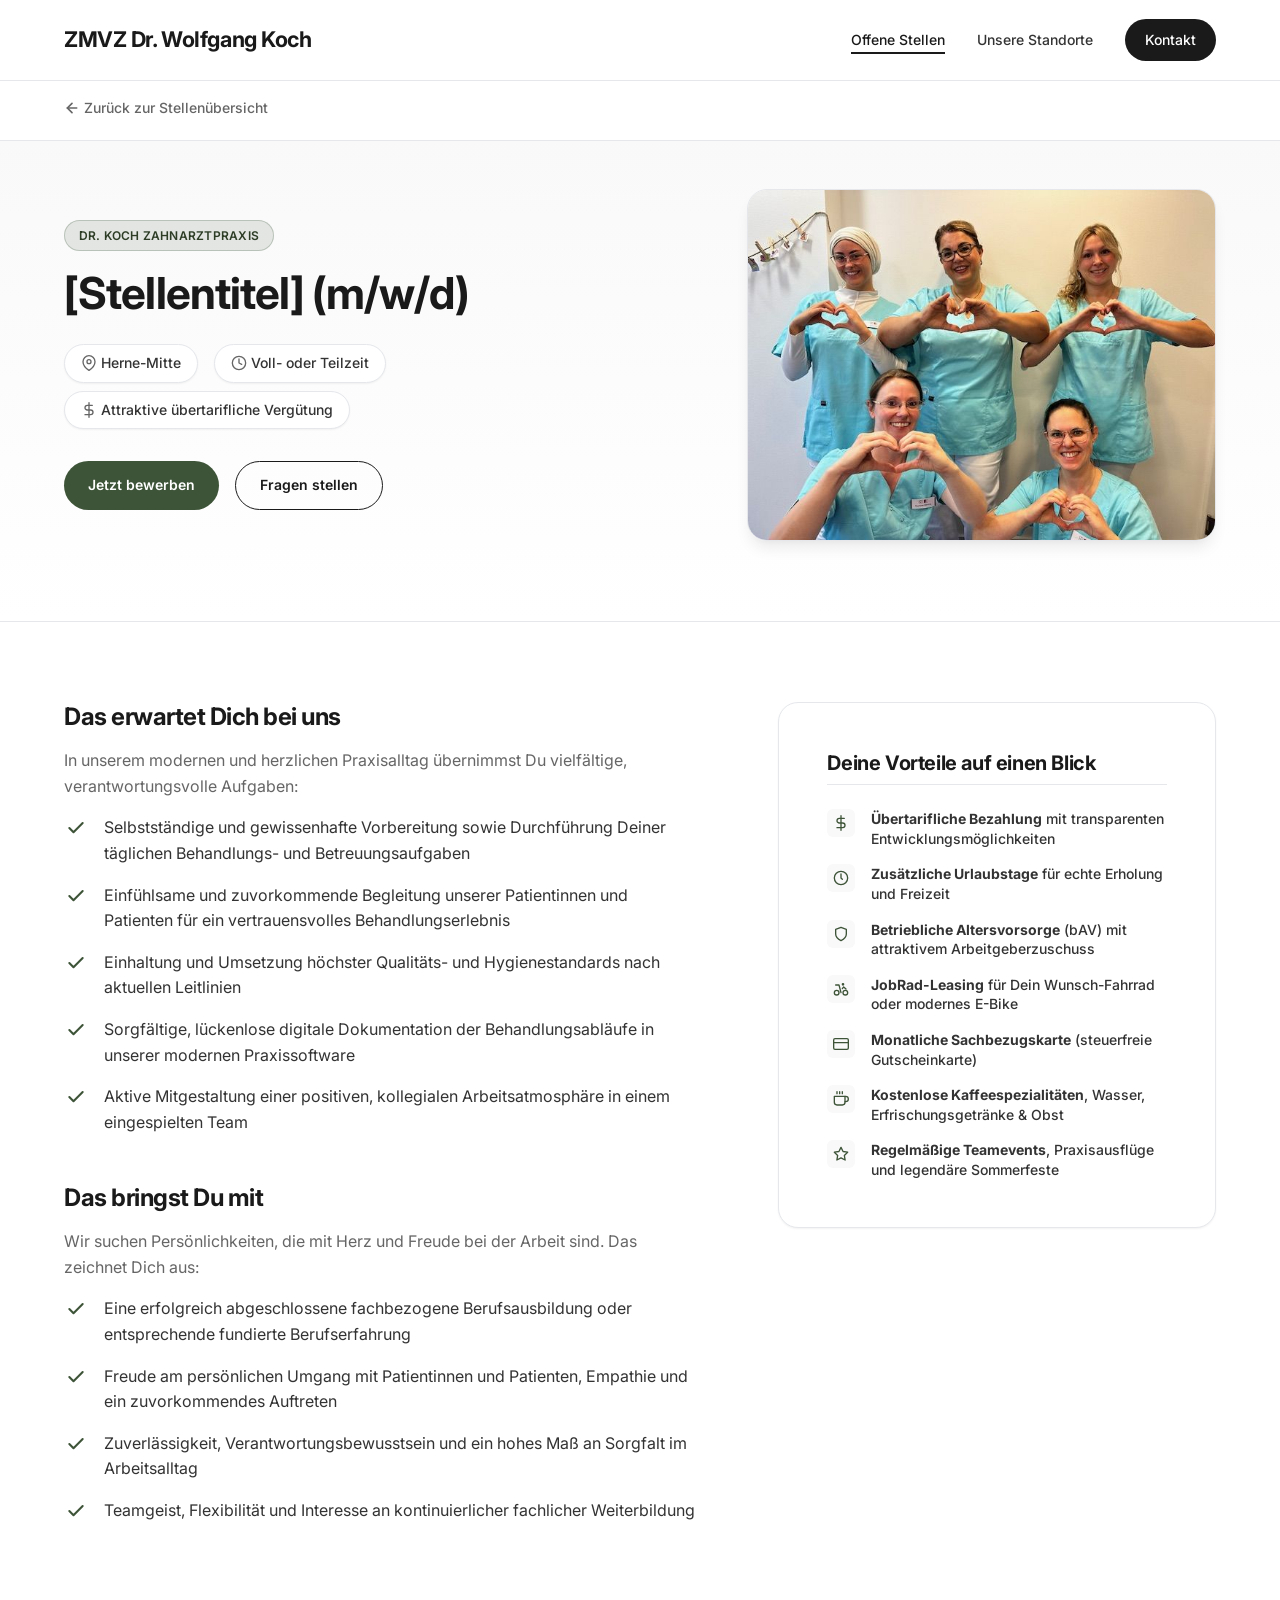
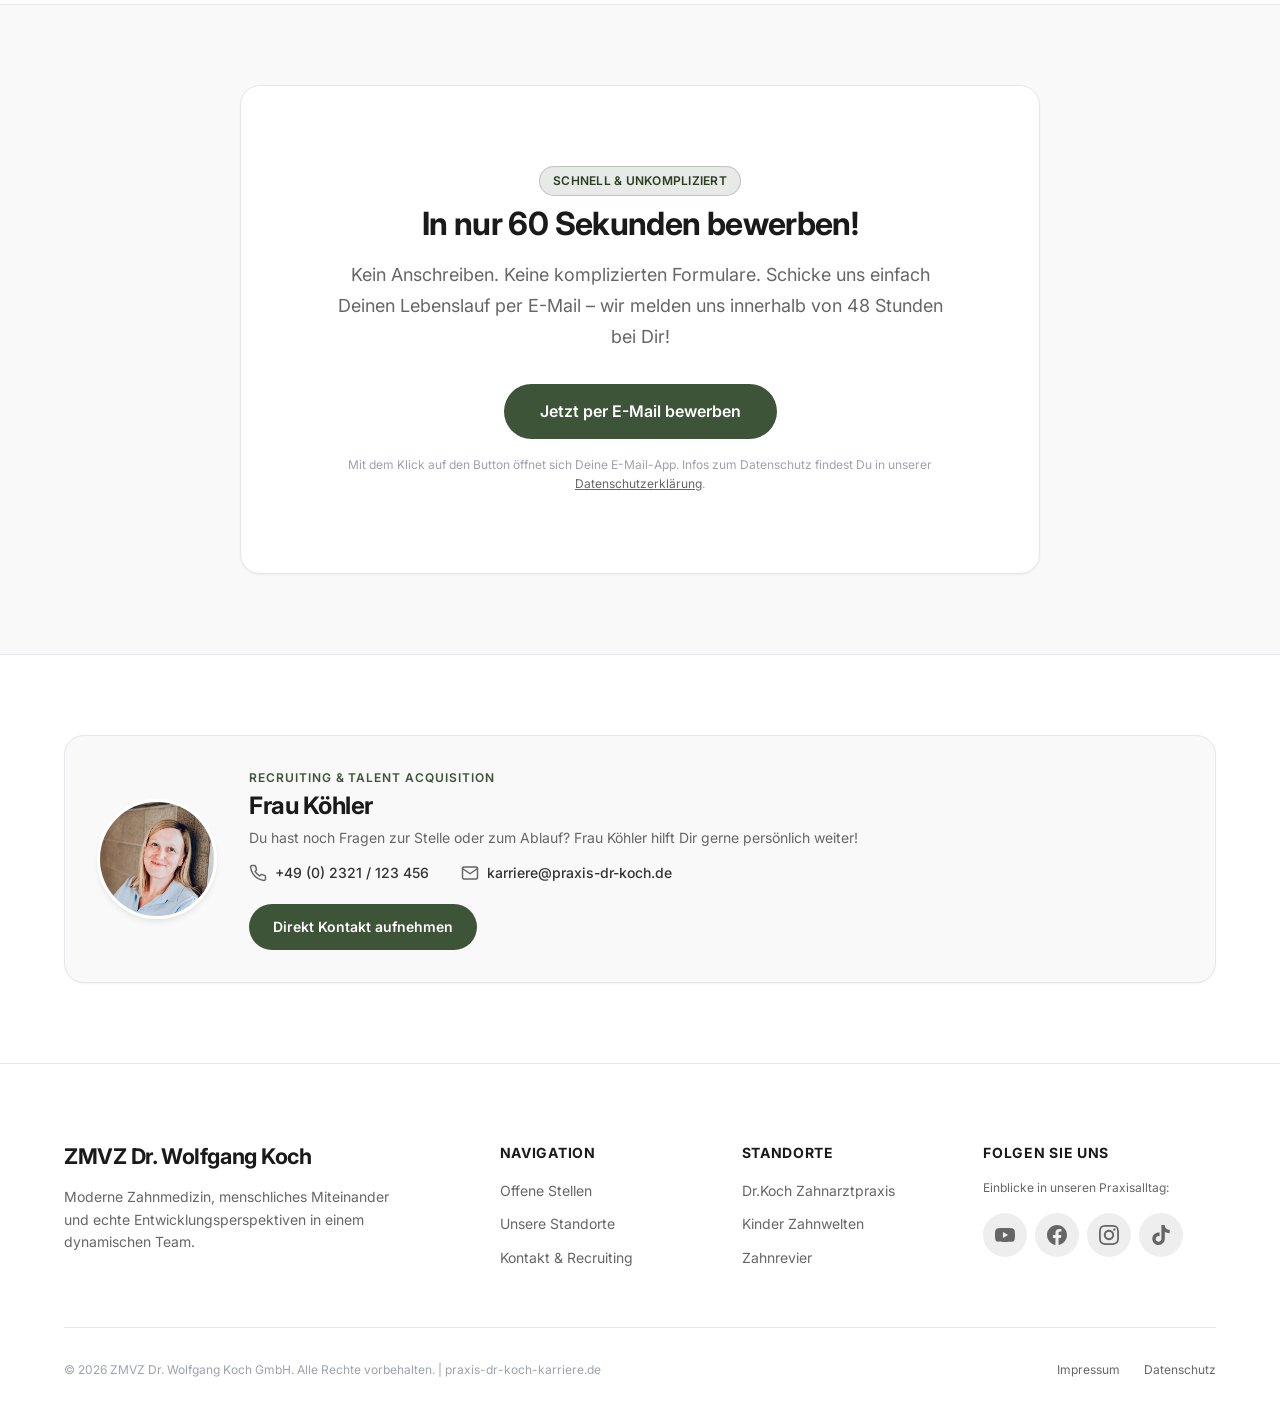
<file: jobs/template.html>
<!DOCTYPE html>
<html lang="de">
<head>
  <meta charset="UTF-8">
  <meta name="viewport" content="width=device-width, initial-scale=1.0">
  <title>[Stellentitel] (m/w/d) | MVZ Dr. Wolfgang Koch GmbH Karriereportal</title>
  <meta name="description" content="[Stellentitel] (m/w/d) am Standort [Standort] im MVZ Dr. Wolfgang Koch GmbH. Jetzt in 60 Sekunden unkompliziert bewerben!">
  
  <!-- Zentrales Stylesheet -->
  <link rel="stylesheet" href="../css/style.css">
</head>
<body>

  <!-- ==========================================================================
       1. Header & Navigation
       ========================================================================== -->
  <header class="site-header">
    <div class="container header-container">
      <!-- Logo links -->
      <a href="../index.html" class="site-logo" aria-label="ZMVZ Dr. Wolfgang Koch Startseite">
        <span class="site-logo-text">ZMVZ Dr. Wolfgang Koch</span>
      </a>

      <!-- Mobile Navigation Toggle -->
      <button class="mobile-nav-toggle" aria-label="Menü öffnen" aria-expanded="false">
        <svg viewBox="0 0 24 24" fill="none" stroke="currentColor" stroke-width="2" stroke-linecap="round" stroke-linejoin="round">
          <line x1="3" y1="12" x2="21" y2="12"></line>
          <line x1="3" y1="6" x2="21" y2="6"></line>
          <line x1="3" y1="18" x2="21" y2="18"></line>
        </svg>
      </button>

      <!-- Navigation rechts -->
      <nav class="main-nav" aria-label="Hauptnavigation">
        <ul class="nav-list">
          <li><a href="../jobs.html" class="nav-link active" aria-current="page">Offene Stellen</a></li>
          <li><a href="../index.html#standorte" class="nav-link">Unsere Standorte</a></li>
          <li><a href="#kontakt" class="nav-btn-contact">Kontakt</a></li>
        </ul>
      </nav>
    </div>
  </header>

  <!-- Breadcrumb / Zurück-Link -->
  <div class="breadcrumb-bar">
    <div class="container">
      <a href="../jobs.html" class="back-link">
        <svg viewBox="0 0 24 24" fill="none" stroke="currentColor" stroke-linecap="round" stroke-linejoin="round">
          <line x1="19" y1="12" x2="5" y2="12"></line>
          <polyline points="12 19 5 12 12 5"></polyline>
        </svg>
        Zurück zur Stellenübersicht
      </a>
    </div>
  </div>

  <main>
    <!-- ==========================================================================
         2. Hero-Sektion der Stelle (2 Spalten: Fakten links, Teambild rechts)
         ========================================================================== -->
    <section class="job-hero">
      <div class="container">
        <div class="job-hero-grid">
          <!-- Linke Spalte: Praxis-Badge, H1-Titel & Eckdaten -->
          <div class="job-hero-content">
            <span class="badge badge-koch job-hero-badge">DR. KOCH ZAHNARZTPRAXIS</span>
            <h1 class="job-hero-title">[Stellentitel] (m/w/d)</h1>
            
            <div class="job-hero-meta">
              <span class="job-hero-meta-item">
                <svg viewBox="0 0 24 24" fill="none" stroke="currentColor" stroke-width="2" stroke-linecap="round" stroke-linejoin="round">
                  <path d="M21 10c0 7-9 13-9 13s-9-6-9-13a9 9 0 0 1 18 0z"></path>
                  <circle cx="12" cy="10" r="3"></circle>
                </svg>
                Herne-Mitte
              </span>
              <span class="job-hero-meta-item">
                <svg viewBox="0 0 24 24" fill="none" stroke="currentColor" stroke-width="2" stroke-linecap="round" stroke-linejoin="round">
                  <circle cx="12" cy="12" r="10"></circle>
                  <polyline points="12 6 12 12 16 14"></polyline>
                </svg>
                Voll- oder Teilzeit
              </span>
              <span class="job-hero-meta-item">
                <svg viewBox="0 0 24 24" fill="none" stroke="currentColor" stroke-width="2" stroke-linecap="round" stroke-linejoin="round">
                  <line x1="12" y1="1" x2="12" y2="23"></line>
                  <path d="M17 5H9.5a3.5 3.5 0 0 0 0 7h5a3.5 3.5 0 0 1 0 7H6"></path>
                </svg>
                Attraktive übertarifliche Vergütung
              </span>
            </div>

            <div class="hero-actions">
              <a href="#bewerben" class="btn btn-primary">Jetzt bewerben</a>
              <a href="#kontakt" class="btn btn-outline">Fragen stellen</a>
            </div>
          </div>

          <!-- Rechte Spalte: Emotionales Stimmungsbild -->
          <div class="job-hero-image-wrap">
            <img src="../images/job-assistenz.JPG" alt="Arbeiten im MVZ Dr. Wolfgang Koch GmbH" class="job-hero-image">
          </div>
        </div>
      </div>
    </section>

    <!-- ==========================================================================
         3. Inhaltliche Sektion (Zwei Spalten: 60% Aufgaben/Profil | 40% Benefits)
         ========================================================================== -->
    <section class="section">
      <div class="container">
        <div class="job-detail-grid">
          
          <!-- Linke Spalte (Breit, ca. 60%): Aufgaben & Profil -->
          <div class="job-main-content">
            <!-- Aufgaben -->
            <article class="content-block">
              <h2>Das erwartet Dich bei uns</h2>
              <p class="text-muted">In unserem modernen und herzlichen Praxisalltag übernimmst Du vielfältige, verantwortungsvolle Aufgaben:</p>
              
              <ul class="icon-list">
                <li class="icon-list-item">
                  <span class="icon-list-icon">
                    <svg viewBox="0 0 24 24" fill="none" stroke="currentColor" stroke-width="2.5" stroke-linecap="round" stroke-linejoin="round">
                      <polyline points="20 6 9 17 4 12"></polyline>
                    </svg>
                  </span>
                  <span>Selbstständige und gewissenhafte Vorbereitung sowie Durchführung Deiner täglichen Behandlungs- und Betreuungsaufgaben</span>
                </li>
                <li class="icon-list-item">
                  <span class="icon-list-icon">
                    <svg viewBox="0 0 24 24" fill="none" stroke="currentColor" stroke-width="2.5" stroke-linecap="round" stroke-linejoin="round">
                      <polyline points="20 6 9 17 4 12"></polyline>
                    </svg>
                  </span>
                  <span>Einfühlsame und zuvorkommende Begleitung unserer Patientinnen und Patienten für ein vertrauensvolles Behandlungserlebnis</span>
                </li>
                <li class="icon-list-item">
                  <span class="icon-list-icon">
                    <svg viewBox="0 0 24 24" fill="none" stroke="currentColor" stroke-width="2.5" stroke-linecap="round" stroke-linejoin="round">
                      <polyline points="20 6 9 17 4 12"></polyline>
                    </svg>
                  </span>
                  <span>Einhaltung und Umsetzung höchster Qualitäts- und Hygienestandards nach aktuellen Leitlinien</span>
                </li>
                <li class="icon-list-item">
                  <span class="icon-list-icon">
                    <svg viewBox="0 0 24 24" fill="none" stroke="currentColor" stroke-width="2.5" stroke-linecap="round" stroke-linejoin="round">
                      <polyline points="20 6 9 17 4 12"></polyline>
                    </svg>
                  </span>
                  <span>Sorgfältige, lückenlose digitale Dokumentation der Behandlungsabläufe in unserer modernen Praxissoftware</span>
                </li>
                <li class="icon-list-item">
                  <span class="icon-list-icon">
                    <svg viewBox="0 0 24 24" fill="none" stroke="currentColor" stroke-width="2.5" stroke-linecap="round" stroke-linejoin="round">
                      <polyline points="20 6 9 17 4 12"></polyline>
                    </svg>
                  </span>
                  <span>Aktive Mitgestaltung einer positiven, kollegialen Arbeitsatmosphäre in einem eingespielten Team</span>
                </li>
              </ul>
            </article>

            <!-- Profil & Qualifikationen -->
            <article class="content-block">
              <h2>Das bringst Du mit</h2>
              <p class="text-muted">Wir suchen Persönlichkeiten, die mit Herz und Freude bei der Arbeit sind. Das zeichnet Dich aus:</p>
              
              <ul class="icon-list">
                <li class="icon-list-item">
                  <span class="icon-list-icon">
                    <svg viewBox="0 0 24 24" fill="none" stroke="currentColor" stroke-width="2.5" stroke-linecap="round" stroke-linejoin="round">
                      <polyline points="20 6 9 17 4 12"></polyline>
                    </svg>
                  </span>
                  <span>Eine erfolgreich abgeschlossene fachbezogene Berufsausbildung oder entsprechende fundierte Berufserfahrung</span>
                </li>
                <li class="icon-list-item">
                  <span class="icon-list-icon">
                    <svg viewBox="0 0 24 24" fill="none" stroke="currentColor" stroke-width="2.5" stroke-linecap="round" stroke-linejoin="round">
                      <polyline points="20 6 9 17 4 12"></polyline>
                    </svg>
                  </span>
                  <span>Freude am persönlichen Umgang mit Patientinnen und Patienten, Empathie und ein zuvorkommendes Auftreten</span>
                </li>
                <li class="icon-list-item">
                  <span class="icon-list-icon">
                    <svg viewBox="0 0 24 24" fill="none" stroke="currentColor" stroke-width="2.5" stroke-linecap="round" stroke-linejoin="round">
                      <polyline points="20 6 9 17 4 12"></polyline>
                    </svg>
                  </span>
                  <span>Zuverlässigkeit, Verantwortungsbewusstsein und ein hohes Maß an Sorgfalt im Arbeitsalltag</span>
                </li>
                <li class="icon-list-item">
                  <span class="icon-list-icon">
                    <svg viewBox="0 0 24 24" fill="none" stroke="currentColor" stroke-width="2.5" stroke-linecap="round" stroke-linejoin="round">
                      <polyline points="20 6 9 17 4 12"></polyline>
                    </svg>
                  </span>
                  <span>Teamgeist, Flexibilität und Interesse an kontinuierlicher fachlicher Weiterbildung</span>
                </li>
              </ul>
            </article>
          </div>

          <!-- Rechte Spalte (Schmal, ca. 40%): Schwebende Benefits-Box -->
          <aside>
            <div class="benefits-box">
              <h3 class="benefits-box-title">Deine Vorteile auf einen Blick</h3>
              <div class="benefits-list">
                
                <div class="benefit-item">
                  <span class="benefit-item-icon">
                    <svg viewBox="0 0 24 24" fill="none" stroke="currentColor" stroke-width="2" stroke-linecap="round" stroke-linejoin="round">
                      <line x1="12" y1="1" x2="12" y2="23"></line>
                      <path d="M17 5H9.5a3.5 3.5 0 0 0 0 7h5a3.5 3.5 0 0 1 0 7H6"></path>
                    </svg>
                  </span>
                  <span><strong>Übertarifliche Bezahlung</strong> mit transparenten Entwicklungsmöglichkeiten</span>
                </div>

                <div class="benefit-item">
                  <span class="benefit-item-icon">
                    <svg viewBox="0 0 24 24" fill="none" stroke="currentColor" stroke-width="2" stroke-linecap="round" stroke-linejoin="round">
                      <circle cx="12" cy="12" r="10"></circle>
                      <polyline points="12 6 12 12 14 14"></polyline>
                    </svg>
                  </span>
                  <span><strong>Zusätzliche Urlaubstage</strong> für echte Erholung und Freizeit</span>
                </div>

                <div class="benefit-item">
                  <span class="benefit-item-icon">
                    <svg viewBox="0 0 24 24" fill="none" stroke="currentColor" stroke-width="2" stroke-linecap="round" stroke-linejoin="round">
                      <path d="M12 22s8-4 8-10V5l-8-3-8 3v7c0 6 8 10 8 10z"></path>
                    </svg>
                  </span>
                  <span><strong>Betriebliche Altersvorsorge</strong> (bAV) mit attraktivem Arbeitgeberzuschuss</span>
                </div>

                <div class="benefit-item">
                  <span class="benefit-item-icon">
                    <svg viewBox="0 0 24 24" fill="none" stroke="currentColor" stroke-width="2" stroke-linecap="round" stroke-linejoin="round">
                      <circle cx="5.5" cy="17.5" r="3.5"></circle>
                      <circle cx="18.5" cy="17.5" r="3.5"></circle>
                      <path d="M15 6a1 1 0 1 0 0-2 1 1 0 0 0 0 2zm-3 11.5L9 6H4m10 5.5l2-2.5 3.5 3"></path>
                    </svg>
                  </span>
                  <span><strong>JobRad-Leasing</strong> für Dein Wunsch-Fahrrad oder modernes E-Bike</span>
                </div>

                <div class="benefit-item">
                  <span class="benefit-item-icon">
                    <svg viewBox="0 0 24 24" fill="none" stroke="currentColor" stroke-width="2" stroke-linecap="round" stroke-linejoin="round">
                      <rect x="1" y="4" width="22" height="16" rx="2" ry="2"></rect>
                      <line x1="1" y1="10" x2="23" y2="10"></line>
                    </svg>
                  </span>
                  <span><strong>Monatliche Sachbezugskarte</strong> (steuerfreie Gutscheinkarte)</span>
                </div>

                <div class="benefit-item">
                  <span class="benefit-item-icon">
                    <svg viewBox="0 0 24 24" fill="none" stroke="currentColor" stroke-width="2" stroke-linecap="round" stroke-linejoin="round">
                      <path d="M18 8h1a4 4 0 0 1 0 8h-1"></path>
                      <path d="M2 8h16v9a4 4 0 0 1-4 4H6a4 4 0 0 1-4-4V8z"></path>
                      <line x1="6" y1="1" x2="6" y2="4"></line>
                      <line x1="10" y1="1" x2="10" y2="4"></line>
                      <line x1="14" y1="1" x2="14" y2="4"></line>
                    </svg>
                  </span>
                  <span><strong>Kostenlose Kaffeespezialitäten</strong>, Wasser, Erfrischungsgetränke &amp; Obst</span>
                </div>

                <div class="benefit-item">
                  <span class="benefit-item-icon">
                    <svg viewBox="0 0 24 24" fill="none" stroke="currentColor" stroke-width="2" stroke-linecap="round" stroke-linejoin="round">
                      <polygon points="12 2 15.09 8.26 22 9.27 17 14.14 18.18 21.02 12 17.77 5.82 21.02 7 14.14 2 9.27 8.91 8.26 12 2"></polygon>
                    </svg>
                  </span>
                  <span><strong>Regelmäßige Teamevents</strong>, Praxisausflüge und legendäre Sommerfeste</span>
                </div>

              </div>
            </div>
          </aside>

        </div>
      </div>
    </section>

    <!-- ==========================================================================
         4. E-Mail-Bewerbungs-Versprechen (Conversion-Sektion)
         ========================================================================== -->
    <section id="bewerben" class="application-promise-section">
      <div class="container">
        <div class="application-promise">
          <span class="badge badge-koch" style="margin-bottom: var(--space-sm);">SCHNELL &amp; UNKOMPLIZIERT</span>
          <h2 class="application-promise-title">In nur 60 Sekunden bewerben!</h2>
          <p class="application-promise-text">
            Kein Anschreiben. Keine komplizierten Formulare. Schicke uns einfach Deinen Lebenslauf per E-Mail – wir melden uns innerhalb von 48 Stunden bei Dir!
          </p>
          
          <div class="btn-apply-wrap">
            <a href="mailto:karriere@praxis-dr-koch.de?subject=Bewerbung%20als%20[Stellentitel]%20(m/w/d)%20-%20MVZ%20Dr.%20Koch" 
               class="btn btn-primary btn-apply"
               data-user="karriere"
               data-domain="praxis-dr-koch.de"
               data-subject="Bewerbung als [Stellentitel] (m/w/d) - MVZ Dr. Koch">
              Jetzt per E-Mail bewerben
            </a>
          </div>

          <p class="application-disclaimer">
            Mit dem Klick auf den Button öffnet sich Deine E-Mail-App. Infos zum Datenschutz findest Du in unserer <a href="#">Datenschutzerklärung</a>.
          </p>
        </div>
      </div>
    </section>

    <!-- ==========================================================================
         5. Ansprechpartner-Widget (Frau Köhler)
         ========================================================================== -->
    <section id="kontakt" class="section">
      <div class="container">
        <!-- Kontakt-Widget -->
        <div class="contact-widget">
          <div class="contact-widget-avatar-wrap">
            <img src="../images/frau-koehler.jpg" alt="Portrait von Frau Köhler – Leitung Personalgewinnung" class="contact-widget-avatar">
          </div>
          
          <div class="contact-widget-info">
            <span class="contact-widget-role">RECRUITING &amp; TALENT ACQUISITION</span>
            <h3 class="contact-widget-name">Frau Köhler</h3>
            <p class="contact-widget-title" style="margin-bottom: var(--space-xs);">
              Du hast noch Fragen zur Stelle oder zum Ablauf? Frau Köhler hilft Dir gerne persönlich weiter!
            </p>

            <div class="contact-widget-details">
              <a href="tel:+492321123456" class="contact-widget-item" aria-label="Telefonnummer von Frau Köhler anrufen">
                <svg viewBox="0 0 24 24" fill="none" stroke="currentColor" stroke-width="2" stroke-linecap="round" stroke-linejoin="round">
                  <path d="M22 16.92v3a2 2 0 0 1-2.18 2 19.79 19.79 0 0 1-8.63-3.07 19.5 19.5 0 0 1-6-6 19.79 19.79 0 0 1-3.07-8.67A2 2 0 0 1 4.11 2h3a2 2 0 0 1 2 1.72 12.84 12.84 0 0 0 .7 2.81 2 2 0 0 1-.45 2.11L8.09 9.91a16 16 0 0 0 6 6l1.27-1.27a2 2 0 0 1 2.11-.45 12.84 12.84 0 0 0 2.81.7A2 2 0 0 1 22 16.92z"></path>
                </svg>
                <span>+49 (0) 2321 / 123 456</span>
              </a>

              <a href="mailto:karriere@praxis-dr-koch.de" class="contact-widget-item" aria-label="E-Mail an Frau Köhler senden">
                <svg viewBox="0 0 24 24" fill="none" stroke="currentColor" stroke-width="2" stroke-linecap="round" stroke-linejoin="round">
                  <path d="M4 4h16c1.1 0 2 .9 2 2v12c0 1.1-.9 2-2 2H4c-1.1 0-2-.9-2-2V6c0-1.1.9-2 2-2z"></path>
                  <polyline points="22,6 12,13 2,6"></polyline>
                </svg>
                <span>karriere@praxis-dr-koch.de</span>
              </a>
            </div>

            <div class="contact-widget-cta">
              <a href="mailto:karriere@praxis-dr-koch.de?subject=Frage%20zur%20Stelle%20[Stellentitel]%20-%20MVZ%20Dr.%20Koch" class="btn btn-primary">
                Direkt Kontakt aufnehmen
              </a>
            </div>
          </div>
        </div>
      </div>
    </section>
  </main>

  <!-- ==========================================================================
       6. Footer
       ========================================================================== -->
  <footer class="site-footer">
    <div class="container">
      <div class="footer-top">
        <!-- Brand Spalte -->
        <div class="footer-brand">
          <a href="../index.html" class="site-logo" aria-label="ZMVZ Dr. Wolfgang Koch Startseite">
            <span class="site-logo-text">ZMVZ Dr. Wolfgang Koch</span>
          </a>
          <p>
            Moderne Zahnmedizin, menschliches Miteinander und echte Entwicklungsperspektiven in einem dynamischen Team.
          </p>
        </div>

        <!-- Links Spalte 1: Navigation -->
        <div>
          <h4 class="footer-heading">Navigation</h4>
          <ul class="footer-links">
            <li><a href="../jobs.html">Offene Stellen</a></li>
            <li><a href="../index.html#standorte">Unsere Standorte</a></li>
            <li><a href="#kontakt">Kontakt &amp; Recruiting</a></li>
          </ul>
        </div>

        <!-- Links Spalte 2: Standorte -->
        <div>
          <h4 class="footer-heading">Standorte</h4>
          <ul class="footer-links">
            <li><a href="https://www.praxis-dr-koch.de/" target="_blank" rel="noopener noreferrer">Dr.Koch Zahnarztpraxis</a></li>
            <li><a href="https://kinder-zahnwelten.de/" target="_blank" rel="noopener noreferrer">Kinder Zahnwelten</a></li>
            <li><a href="https://zahnrevier.de/" target="_blank" rel="noopener noreferrer">Zahnrevier</a></li>
          </ul>
        </div>

        <!-- Social Media Spalte -->
        <div>
          <h4 class="footer-heading">Folgen Sie uns</h4>
          <p class="text-muted" style="font-size: var(--font-xs); margin-bottom: var(--space-md);">
            Einblicke in unseren Praxisalltag:
          </p>
          
          <!-- Social-Media-Leiste mit minimalistischen runden Icon-Buttons -->
          <div class="social-links" aria-label="Social Media Kanäle">
            <!-- YouTube -->
            <a href="https://www.youtube.com/channel/UCBZ_MBWrruyP1A4gJ_5atKA" 
               class="social-btn" 
               target="_blank" 
               rel="noopener noreferrer" 
               title="YouTube – Dr. Koch"
               aria-label="YouTube Kanal öffnen">
              <svg viewBox="0 0 24 24">
                <path d="M23.498 6.186a3.016 3.016 0 0 0-2.122-2.136C19.505 3.545 12 3.545 12 3.545s-7.505 0-9.377.505A3.017 3.017 0 0 0 .502 6.186C0 8.07 0 12 0 12s0 3.93.502 5.814a3.016 3.016 0 0 0 2.122 2.136c1.871.505 9.376.505 9.376.505s7.505 0 9.377-.505a3.015 3.015 0 0 0 2.122-2.136C24 15.93 24 12 24 12s0-3.93-.502-5.814zM9.545 15.568V8.432L15.818 12l-6.273 3.568z"/>
              </svg>
            </a>

            <!-- Facebook -->
            <a href="https://www.facebook.com/Dr.KochZahnarztpraxis" 
               class="social-btn" 
               target="_blank" 
               rel="noopener noreferrer" 
               title="Facebook – Dr. Koch Zahnarztpraxis"
               aria-label="Facebook Seite öffnen">
              <svg viewBox="0 0 24 24">
                <path d="M24 12.073c0-6.627-5.373-12-12-12s-12 5.373-12 12c0 5.99 4.388 10.954 10.125 11.854v-8.385H7.078v-3.47h3.047V9.43c0-3.007 1.792-4.669 4.533-4.669 1.312 0 2.686.235 2.686.235v2.953H15.83c-1.491 0-1.956.925-1.956 1.874v2.25h3.328l-.532 3.47h-2.796v8.385C19.612 23.027 24 18.062 24 12.073z"/>
              </svg>
            </a>

            <!-- Instagram -->
            <a href="https://www.instagram.com/dr.koch.zahnarztpraxis/" 
               class="social-btn" 
               target="_blank" 
               rel="noopener noreferrer" 
               title="Instagram – Dr. Koch Zahnarztpraxis"
               aria-label="Instagram Profil öffnen">
              <svg viewBox="0 0 24 24">
                <path d="M12 2.163c3.204 0 3.584.012 4.85.07 3.252.148 4.771 1.691 4.919 4.919.058 1.265.069 1.645.069 4.849 0 3.205-.012 3.584-.069 4.849-.149 3.225-1.664 4.771-4.919 4.919-1.266.058-1.644.07-4.85.07-3.204 0-3.584-.012-4.849-.07-3.26-.149-4.771-1.699-4.919-4.92-.058-1.265-.07-1.644-.07-4.849 0-3.204.013-3.583.07-4.849.149-3.227 1.664-4.771 4.919-4.919 1.266-.057 1.645-.069 4.849-.069zm0-2.163c-3.259 0-3.667.014-4.947.072-4.358.2-6.78 2.618-6.98 6.98-.059 1.281-.073 1.689-.073 4.948 0 3.259.014 3.668.072 4.948.2 4.358 2.618 6.78 6.98 6.98 1.281.058 1.689.072 4.948.072 3.259 0 3.668-.014 4.948-.072 4.354-.2 6.782-2.618 6.979-6.98.059-1.28.073-1.689.073-4.948 0-3.259-.014-3.667-.072-4.947-.196-4.354-2.617-6.78-6.979-6.98-1.281-.059-1.69-.073-4.949-.073zm0 5.838c-3.403 0-6.162 2.759-6.162 6.162s2.759 6.163 6.162 6.163 6.162-2.759 6.162-6.163c0-3.403-2.759-6.162-6.162-6.162zm0 10.162c-2.209 0-4-1.79-4-4 0-2.209 1.791-4 4-4s4 1.791 4 4c0 2.21-1.791 4-4 4zm6.406-11.845c-.796 0-1.441.645-1.441 1.44s.645 1.44 1.441 1.44c.795 0 1.439-.645 1.439-1.44s-.644-1.44-1.439-1.44z"/>
              </svg>
            </a>

            <!-- TikTok -->
            <a href="https://www.tiktok.com/@kinderzahnwelten" 
               class="social-btn" 
               target="_blank" 
               rel="noopener noreferrer" 
               title="TikTok – @kinderzahnwelten"
               aria-label="TikTok Profil öffnen">
              <svg viewBox="0 0 24 24">
                <path d="M12.525.02c1.31-.02 2.61-.01 3.91-.02.08 1.53.63 3.09 1.75 4.17 1.12 1.11 2.7 1.62 4.24 1.79v4.03c-1.44-.05-2.89-.35-4.2-.97-.57-.26-1.1-.59-1.62-.93-.01 2.92.01 5.84-.02 8.75-.08 1.4-.54 2.79-1.35 3.94-1.31 1.92-3.58 3.17-5.91 3.21-1.43.08-2.86-.31-4.08-1.03-2.02-1.19-3.44-3.37-3.65-5.71-.02-.5-.03-1-.01-1.49.18-1.9 1.12-3.72 2.58-4.96 1.66-1.44 3.98-2.13 6.15-1.72.02 1.48-.04 2.96-.04 4.44-.99-.32-2.15-.23-3.02.37-.63.41-1.11 1.04-1.36 1.75-.21.51-.24 1.07-.14 1.61.24 1.64 1.82 2.89 3.5 2.72 1.14-.07 2.19-.74 2.75-1.74.32-.54.48-1.17.47-1.81.03-4.52-.01-9.04.01-13.56z"/>
              </svg>
            </a>
          </div>
        </div>
      </div>

      <!-- Footer Bottom Bar -->
      <div class="footer-bottom">
        <div>
          &copy; 2026 ZMVZ Dr. Wolfgang Koch GmbH. Alle Rechte vorbehalten. | <a href="https://praxis-dr-koch-karriere.de" style="color: inherit;">praxis-dr-koch-karriere.de</a>
        </div>
        <div class="footer-legal-links">
          <a href="../impressum.html">Impressum</a>
          <a href="../datenschutz.html">Datenschutz</a>
        </div>
      </div>
    </div>
  </footer>

  <script src="../js/main.js"></script>
</body>
</html>
</file>
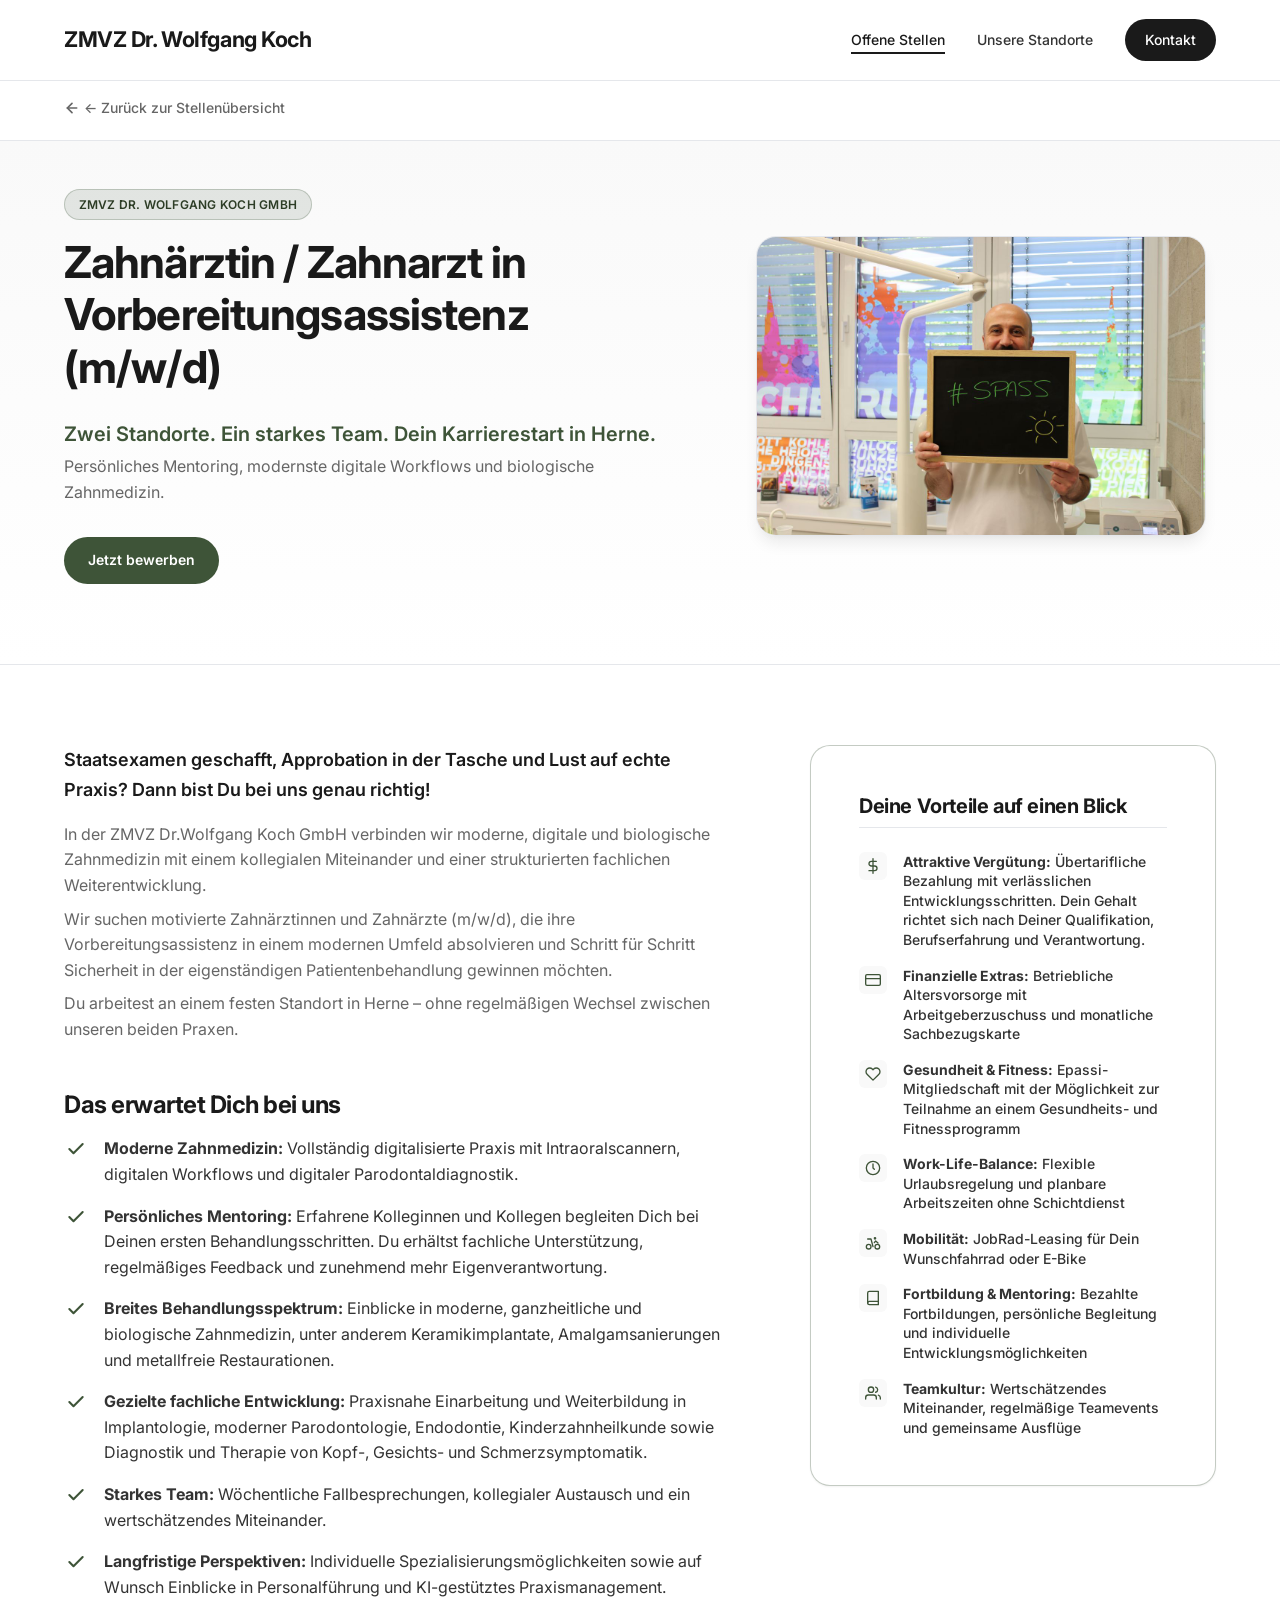
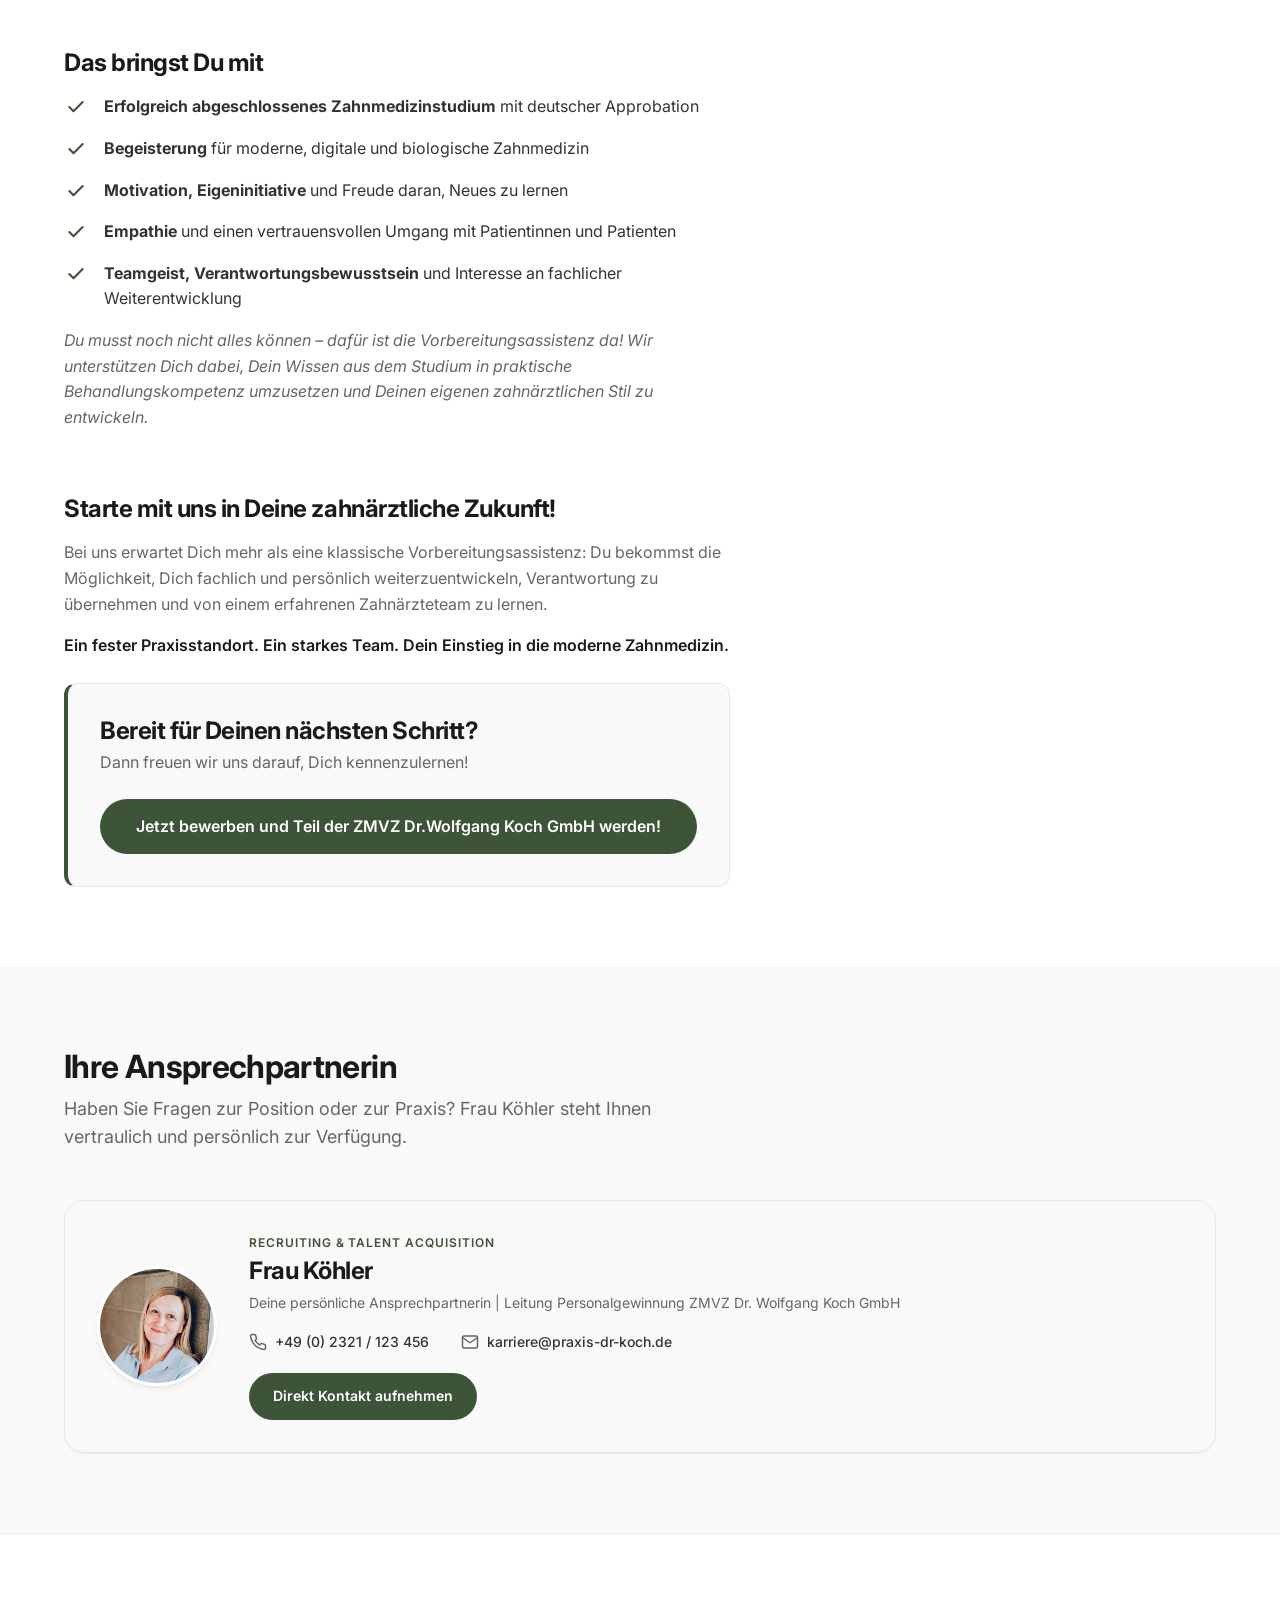
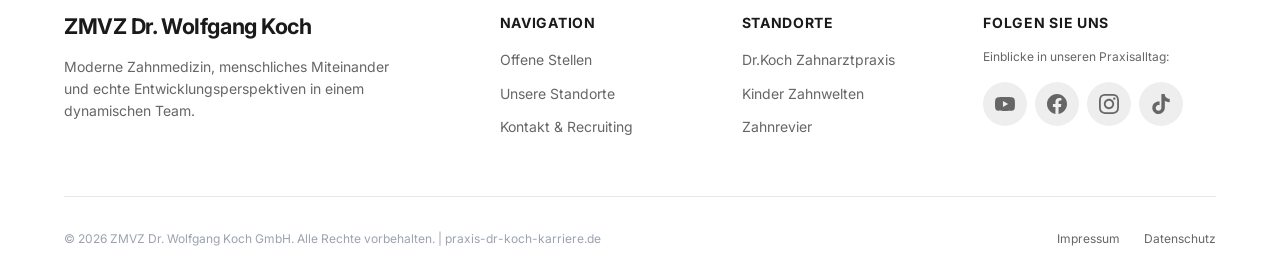
<file: jobs/zahnaerztin-vorbereitungsassistenz.html>
<!DOCTYPE html>
<html lang="de">
<head>
  <meta charset="UTF-8">
  <meta name="viewport" content="width=device-width, initial-scale=1.0">
  <title>Zahnärztin / Zahnarzt in Vorbereitungsassistenz (m/w/d) | ZMVZ Dr. Wolfgang Koch GmbH</title>
  <meta name="description" content="Stellenangebot: Zahnärztin / Zahnarzt in Vorbereitungsassistenz (m/w/d) in der ZMVZ Dr. Wolfgang Koch GmbH in Herne. Persönliches Mentoring, digitales Arbeiten, biologische Zahnmedizin und attraktive Vergütung.">
  
  <!-- Zentrales Stylesheet -->
  <link rel="stylesheet" href="../css/style.css">
</head>
<body>

  <!-- ==========================================================================
       1. Header & Hauptnavigation (Globales Header-Design)
       ========================================================================== -->
  <header class="site-header">
    <div class="container header-container">
      <!-- Logo links -->
      <a href="../index.html" class="site-logo" aria-label="ZMVZ Dr. Wolfgang Koch Startseite">
        <span class="site-logo-text">ZMVZ Dr. Wolfgang Koch</span>
      </a>

      <!-- Mobile Navigation Toggle -->
      <button class="mobile-nav-toggle" aria-label="Menü öffnen" aria-expanded="false">
        <svg viewBox="0 0 24 24" fill="none" stroke="currentColor" stroke-width="2" stroke-linecap="round" stroke-linejoin="round">
          <line x1="3" y1="12" x2="21" y2="12"></line>
          <line x1="3" y1="6" x2="21" y2="6"></line>
          <line x1="3" y1="18" x2="21" y2="18"></line>
        </svg>
      </button>

      <!-- Navigation rechts -->
      <nav class="main-nav" aria-label="Hauptnavigation">
        <ul class="nav-list">
          <li><a href="../jobs.html" class="nav-link active" aria-current="page">Offene Stellen</a></li>
          <li><a href="../index.html#standorte" class="nav-link">Unsere Standorte</a></li>
          <li><a href="#kontakt" class="nav-btn-contact">Kontakt</a></li>
        </ul>
      </nav>
    </div>
  </header>

  <!-- Breadcrumb / Zurück-Link zu jobs.html -->
  <div class="breadcrumb-bar">
    <div class="container">
      <a href="../jobs.html" class="back-link">
        <svg viewBox="0 0 24 24" fill="none" stroke="currentColor" stroke-width="2" stroke-linecap="round" stroke-linejoin="round">
          <line x1="19" y1="12" x2="5" y2="12"></line>
          <polyline points="12 19 5 12 12 5"></polyline>
        </svg>
        ← Zurück zur Stellenübersicht
      </a>
    </div>
  </div>

  <main>
    <!-- ==========================================================================
         2. Hero-Sektion der Stelle (2 Spalten Desktop, 1 Spalte Mobil)
         ========================================================================== -->
    <section class="job-hero">
      <div class="container">
        <div class="job-hero-grid">
          <!-- Linke Spalte: Praxis-Badge, H1-Titel & Untertitel -->
          <div class="job-hero-content">
            <span class="badge badge-koch job-hero-badge">ZMVZ DR. WOLFGANG KOCH GMBH</span>
            <h1 class="job-hero-title">Zahnärztin / Zahnarzt in Vorbereitungsassistenz (m/w/d)</h1>
            
            <p style="font-size: var(--font-lg); font-weight: 600; color: var(--accent-koch); margin-bottom: var(--space-xs);">
              Zwei Standorte. Ein starkes Team. Dein Karrierestart in Herne.
            </p>
            <p class="text-muted" style="font-size: var(--font-base); margin-bottom: var(--space-xl);">
              Persönliches Mentoring, modernste digitale Workflows und biologische Zahnmedizin.
            </p>

            <div class="hero-actions">
              <a href="#kontakt" class="btn btn-primary">Jetzt bewerben</a>
            </div>
          </div>

          <!-- Rechte Spalte: Foto (max. 450px, abgerundete Ecken) -->
          <div class="job-hero-image-wrap" style="max-width: 450px; justify-self: center;">
            <img src="../images/job-zahnarzt.JPG" alt="Zahnärztin / Zahnarzt in Vorbereitungsassistenz in der ZMVZ Dr. Wolfgang Koch GmbH" class="job-hero-image">
          </div>
        </div>
      </div>
    </section>

    <!-- ==========================================================================
         3. Inhaltliche Sektion (Zwei Spalten: 60% Inhalte | 40% Benefits-Box)
         ========================================================================== -->
    <section class="section">
      <div class="container">
        <div class="job-detail-grid">
          
          <!-- Linke Spalte (Breit, ca. 60%): Aufgaben & Profil -->
          <div class="job-main-content">
            <!-- Intro -->
            <article class="content-block">
              <p class="lead" style="font-weight: 600; color: var(--primary-dark); margin-bottom: var(--space-md);">
                Staatsexamen geschafft, Approbation in der Tasche und Lust auf echte Praxis? Dann bist Du bei uns genau richtig!
              </p>
              <p class="text-muted" style="margin-bottom: var(--space-sm);">
                In der ZMVZ Dr.Wolfgang Koch GmbH verbinden wir moderne, digitale und biologische Zahnmedizin mit einem kollegialen Miteinander und einer strukturierten fachlichen Weiterentwicklung.
              </p>
              <p class="text-muted" style="margin-bottom: var(--space-sm);">
                Wir suchen motivierte Zahnärztinnen und Zahnärzte (m/w/d), die ihre Vorbereitungsassistenz in einem modernen Umfeld absolvieren und Schritt für Schritt Sicherheit in der eigenständigen Patientenbehandlung gewinnen möchten.
              </p>
              <p class="text-muted" style="margin-bottom: 0;">
                Du arbeitest an einem festen Standort in Herne – ohne regelmäßigen Wechsel zwischen unseren beiden Praxen.
              </p>
            </article>

            <!-- Das erwartet Dich bei uns -->
            <article class="content-block">
              <h2>Das erwartet Dich bei uns</h2>
              
              <ul class="icon-list">
                <li class="icon-list-item">
                  <span class="icon-list-icon">
                    <svg viewBox="0 0 24 24" fill="none" stroke="currentColor" stroke-width="2.5" stroke-linecap="round" stroke-linejoin="round">
                      <polyline points="20 6 9 17 4 12"></polyline>
                    </svg>
                  </span>
                  <span><strong>Moderne Zahnmedizin:</strong> Vollständig digitalisierte Praxis mit Intraoralscannern, digitalen Workflows und digitaler Parodontaldiagnostik.</span>
                </li>
                <li class="icon-list-item">
                  <span class="icon-list-icon">
                    <svg viewBox="0 0 24 24" fill="none" stroke="currentColor" stroke-width="2.5" stroke-linecap="round" stroke-linejoin="round">
                      <polyline points="20 6 9 17 4 12"></polyline>
                    </svg>
                  </span>
                  <span><strong>Persönliches Mentoring:</strong> Erfahrene Kolleginnen und Kollegen begleiten Dich bei Deinen ersten Behandlungsschritten. Du erhältst fachliche Unterstützung, regelmäßiges Feedback und zunehmend mehr Eigenverantwortung.</span>
                </li>
                <li class="icon-list-item">
                  <span class="icon-list-icon">
                    <svg viewBox="0 0 24 24" fill="none" stroke="currentColor" stroke-width="2.5" stroke-linecap="round" stroke-linejoin="round">
                      <polyline points="20 6 9 17 4 12"></polyline>
                    </svg>
                  </span>
                  <span><strong>Breites Behandlungsspektrum:</strong> Einblicke in moderne, ganzheitliche und biologische Zahnmedizin, unter anderem Keramikimplantate, Amalgamsanierungen und metallfreie Restaurationen.</span>
                </li>
                <li class="icon-list-item">
                  <span class="icon-list-icon">
                    <svg viewBox="0 0 24 24" fill="none" stroke="currentColor" stroke-width="2.5" stroke-linecap="round" stroke-linejoin="round">
                      <polyline points="20 6 9 17 4 12"></polyline>
                    </svg>
                  </span>
                  <span><strong>Gezielte fachliche Entwicklung:</strong> Praxisnahe Einarbeitung und Weiterbildung in Implantologie, moderner Parodontologie, Endodontie, Kinderzahnheilkunde sowie Diagnostik und Therapie von Kopf-, Gesichts- und Schmerzsymptomatik.</span>
                </li>
                <li class="icon-list-item">
                  <span class="icon-list-icon">
                    <svg viewBox="0 0 24 24" fill="none" stroke="currentColor" stroke-width="2.5" stroke-linecap="round" stroke-linejoin="round">
                      <polyline points="20 6 9 17 4 12"></polyline>
                    </svg>
                  </span>
                  <span><strong>Starkes Team:</strong> Wöchentliche Fallbesprechungen, kollegialer Austausch und ein wertschätzendes Miteinander.</span>
                </li>
                <li class="icon-list-item">
                  <span class="icon-list-icon">
                    <svg viewBox="0 0 24 24" fill="none" stroke="currentColor" stroke-width="2.5" stroke-linecap="round" stroke-linejoin="round">
                      <polyline points="20 6 9 17 4 12"></polyline>
                    </svg>
                  </span>
                  <span><strong>Langfristige Perspektiven:</strong> Individuelle Spezialisierungsmöglichkeiten sowie auf Wunsch Einblicke in Personalführung und KI-gestütztes Praxismanagement.</span>
                </li>
              </ul>
            </article>

            <!-- Das bringst Du mit -->
            <article class="content-block">
              <h2>Das bringst Du mit</h2>

              <ul class="icon-list">
                <li class="icon-list-item">
                  <span class="icon-list-icon">
                    <svg viewBox="0 0 24 24" fill="none" stroke="currentColor" stroke-width="2.5" stroke-linecap="round" stroke-linejoin="round">
                      <polyline points="20 6 9 17 4 12"></polyline>
                    </svg>
                  </span>
                  <span><strong>Erfolgreich abgeschlossenes Zahnmedizinstudium</strong> mit deutscher Approbation</span>
                </li>
                <li class="icon-list-item">
                  <span class="icon-list-icon">
                    <svg viewBox="0 0 24 24" fill="none" stroke="currentColor" stroke-width="2.5" stroke-linecap="round" stroke-linejoin="round">
                      <polyline points="20 6 9 17 4 12"></polyline>
                    </svg>
                  </span>
                  <span><strong>Begeisterung</strong> für moderne, digitale und biologische Zahnmedizin</span>
                </li>
                <li class="icon-list-item">
                  <span class="icon-list-icon">
                    <svg viewBox="0 0 24 24" fill="none" stroke="currentColor" stroke-width="2.5" stroke-linecap="round" stroke-linejoin="round">
                      <polyline points="20 6 9 17 4 12"></polyline>
                    </svg>
                  </span>
                  <span><strong>Motivation, Eigeninitiative</strong> und Freude daran, Neues zu lernen</span>
                </li>
                <li class="icon-list-item">
                  <span class="icon-list-icon">
                    <svg viewBox="0 0 24 24" fill="none" stroke="currentColor" stroke-width="2.5" stroke-linecap="round" stroke-linejoin="round">
                      <polyline points="20 6 9 17 4 12"></polyline>
                    </svg>
                  </span>
                  <span><strong>Empathie</strong> und einen vertrauensvollen Umgang mit Patientinnen und Patienten</span>
                </li>
                <li class="icon-list-item">
                  <span class="icon-list-icon">
                    <svg viewBox="0 0 24 24" fill="none" stroke="currentColor" stroke-width="2.5" stroke-linecap="round" stroke-linejoin="round">
                      <polyline points="20 6 9 17 4 12"></polyline>
                    </svg>
                  </span>
                  <span><strong>Teamgeist, Verantwortungsbewusstsein</strong> und Interesse an fachlicher Weiterentwicklung</span>
                </li>
              </ul>

              <p class="text-muted" style="margin-top: var(--space-md); font-style: italic;">
                Du musst noch nicht alles können – dafür ist die Vorbereitungsassistenz da! Wir unterstützen Dich dabei, Dein Wissen aus dem Studium in praktische Behandlungskompetenz umzusetzen und Deinen eigenen zahnärztlichen Stil zu entwickeln.
              </p>
            </article>

            <!-- Abschluss / Zukunft gestalten -->
            <article class="content-block">
              <h2>Starte mit uns in Deine zahnärztliche Zukunft!</h2>
              <p class="text-muted" style="margin-bottom: var(--space-md);">
                Bei uns erwartet Dich mehr als eine klassische Vorbereitungsassistenz: Du bekommst die Möglichkeit, Dich fachlich und persönlich weiterzuentwickeln, Verantwortung zu übernehmen und von einem erfahrenen Zahnärzteteam zu lernen.
              </p>
              <p class="text-muted" style="font-weight: 600; color: var(--primary-dark); margin-bottom: var(--space-lg);">
                Ein fester Praxisstandort. Ein starkes Team. Dein Einstieg in die moderne Zahnmedizin.
              </p>

              <div class="cta-banner" style="background-color: var(--bg-light); border: 1px solid var(--border-color); border-left: 4px solid var(--accent-koch); border-radius: var(--radius-md); padding: var(--space-xl); margin-top: var(--space-lg);">
                <h3 style="margin-top: 0; margin-bottom: var(--space-xs); font-size: var(--font-xl); color: var(--primary-dark);">Bereit für Deinen nächsten Schritt?</h3>
                <p style="margin-bottom: var(--space-lg); color: var(--text-muted); font-size: var(--font-base);">
                  Dann freuen wir uns darauf, Dich kennenzulernen!
                </p>
                <a href="#kontakt" class="btn btn-koch btn-apply" data-user="karriere" data-domain="praxis-dr-koch.de" data-job-title="Zahnärztin / Zahnarzt in Vorbereitungsassistenz (m/w/d)">
                  Jetzt bewerben und Teil der ZMVZ Dr.Wolfgang Koch GmbH werden!
                </a>
              </div>
            </article>
          </div>

          <!-- Rechte Spalte (Schmal, ca. 40%): Schwebende "Vorteile-Box" mit feinem, grünem Rahmen -->
          <aside>
            <div class="benefits-box benefits-box-koch">
              <h3 class="benefits-box-title">Deine Vorteile auf einen Blick</h3>
              <div class="benefits-list">
                
                <div class="benefit-item">
                  <span class="benefit-item-icon">
                    <svg viewBox="0 0 24 24" fill="none" stroke="currentColor" stroke-width="2" stroke-linecap="round" stroke-linejoin="round">
                      <line x1="12" y1="1" x2="12" y2="23"></line>
                      <path d="M17 5H9.5a3.5 3.5 0 0 0 0 7h5a3.5 3.5 0 0 1 0 7H6"></path>
                    </svg>
                  </span>
                  <span><strong>Attraktive Vergütung:</strong> Übertarifliche Bezahlung mit verlässlichen Entwicklungsschritten. Dein Gehalt richtet sich nach Deiner Qualifikation, Berufserfahrung und Verantwortung.</span>
                </div>

                <div class="benefit-item">
                  <span class="benefit-item-icon">
                    <svg viewBox="0 0 24 24" fill="none" stroke="currentColor" stroke-width="2" stroke-linecap="round" stroke-linejoin="round">
                      <rect x="1" y="4" width="22" height="16" rx="2" ry="2"></rect>
                      <line x1="1" y1="10" x2="23" y2="10"></line>
                    </svg>
                  </span>
                  <span><strong>Finanzielle Extras:</strong> Betriebliche Altersvorsorge mit Arbeitgeberzuschuss und monatliche Sachbezugskarte</span>
                </div>

                <div class="benefit-item">
                  <span class="benefit-item-icon">
                    <svg viewBox="0 0 24 24" fill="none" stroke="currentColor" stroke-width="2" stroke-linecap="round" stroke-linejoin="round">
                      <path d="M20.84 4.61a5.5 5.5 0 0 0-7.78 0L12 5.67l-1.06-1.06a5.5 5.5 0 0 0-7.78 7.78l1.06 1.06L12 21.23l7.78-7.78 1.06-1.06a5.5 5.5 0 0 0 0-7.78z"></path>
                    </svg>
                  </span>
                  <span><strong>Gesundheit &amp; Fitness:</strong> Epassi-Mitgliedschaft mit der Möglichkeit zur Teilnahme an einem Gesundheits- und Fitnessprogramm</span>
                </div>

                <div class="benefit-item">
                  <span class="benefit-item-icon">
                    <svg viewBox="0 0 24 24" fill="none" stroke="currentColor" stroke-width="2" stroke-linecap="round" stroke-linejoin="round">
                      <circle cx="12" cy="12" r="10"></circle>
                      <polyline points="12 6 12 12 14 14"></polyline>
                    </svg>
                  </span>
                  <span><strong>Work-Life-Balance:</strong> Flexible Urlaubsregelung und planbare Arbeitszeiten ohne Schichtdienst</span>
                </div>

                <div class="benefit-item">
                  <span class="benefit-item-icon">
                    <svg viewBox="0 0 24 24" fill="none" stroke="currentColor" stroke-width="2" stroke-linecap="round" stroke-linejoin="round">
                      <circle cx="5.5" cy="17.5" r="3.5"></circle>
                      <circle cx="18.5" cy="17.5" r="3.5"></circle>
                      <path d="M15 6a1 1 0 1 0 0-2 1 1 0 0 0 0 2zm-3 11.5L9 6H4m10 5.5l2-2.5 3.5 3"></path>
                    </svg>
                  </span>
                  <span><strong>Mobilität:</strong> JobRad-Leasing für Dein Wunschfahrrad oder E-Bike</span>
                </div>

                <div class="benefit-item">
                  <span class="benefit-item-icon">
                    <svg viewBox="0 0 24 24" fill="none" stroke="currentColor" stroke-width="2" stroke-linecap="round" stroke-linejoin="round">
                      <path d="M4 19.5A2.5 2.5 0 0 1 6.5 17H20"></path>
                      <path d="M6.5 2H20v20H6.5A2.5 2.5 0 0 1 4 19.5v-15A2.5 2.5 0 0 1 6.5 2z"></path>
                    </svg>
                  </span>
                  <span><strong>Fortbildung &amp; Mentoring:</strong> Bezahlte Fortbildungen, persönliche Begleitung und individuelle Entwicklungsmöglichkeiten</span>
                </div>

                <div class="benefit-item">
                  <span class="benefit-item-icon">
                    <svg viewBox="0 0 24 24" fill="none" stroke="currentColor" stroke-width="2" stroke-linecap="round" stroke-linejoin="round">
                      <path d="M17 21v-2a4 4 0 0 0-4-4H5a4 4 0 0 0-4 4v2"></path>
                      <circle cx="9" cy="7" r="4"></circle>
                      <path d="M23 21v-2a4 4 0 0 0-3-3.87"></path>
                      <path d="M16 3.13a4 4 0 0 1 0 7.75"></path>
                    </svg>
                  </span>
                  <span><strong>Teamkultur:</strong> Wertschätzendes Miteinander, regelmäßige Teamevents und gemeinsame Ausflüge</span>
                </div>

              </div>
            </div>
          </aside>

        </div>
      </div>
    </section>

    <!-- ==========================================================================
         4. Ansprechpartner-Widget für Frau Köhler (.contact-widget)
         ========================================================================== -->
    <section id="kontakt" class="section section-light">
      <div class="container">
        <h2 class="section-title">Ihre Ansprechpartnerin</h2>
        <p class="section-subtitle">Haben Sie Fragen zur Position oder zur Praxis? Frau Köhler steht Ihnen vertraulich und persönlich zur Verfügung.</p>

        <!-- Kontakt-Widget -->
        <div class="contact-widget">
          <div class="contact-widget-avatar-wrap">
            <img src="../images/frau-koehler.jpg" alt="Portrait von Frau Köhler – Leitung Personalgewinnung" class="contact-widget-avatar">
          </div>
          
          <div class="contact-widget-info">
            <span class="contact-widget-role">RECRUITING &amp; TALENT ACQUISITION</span>
            <h3 class="contact-widget-name">Frau Köhler</h3>
            <p class="contact-widget-title">Deine persönliche Ansprechpartnerin | Leitung Personalgewinnung ZMVZ Dr. Wolfgang Koch GmbH</p>

            <div class="contact-widget-details">
              <a href="tel:+492321123456" class="contact-widget-item" aria-label="Telefonnummer von Frau Köhler anrufen">
                <svg viewBox="0 0 24 24" fill="none" stroke="currentColor" stroke-width="2" stroke-linecap="round" stroke-linejoin="round">
                  <path d="M22 16.92v3a2 2 0 0 1-2.18 2 19.79 19.79 0 0 1-8.63-3.07 19.5 19.5 0 0 1-6-6 19.79 19.79 0 0 1-3.07-8.67A2 2 0 0 1 4.11 2h3a2 2 0 0 1 2 1.72 12.84 12.84 0 0 0 .7 2.81 2 2 0 0 1-.45 2.11L8.09 9.91a16 16 0 0 0 6 6l1.27-1.27a2 2 0 0 1 2.11-.45 12.84 12.84 0 0 0 2.81.7A2 2 0 0 1 22 16.92z"></path>
                </svg>
                <span>+49 (0) 2321 / 123 456</span>
              </a>

              <a href="mailto:karriere@praxis-dr-koch.de" class="contact-widget-item" aria-label="E-Mail an Frau Köhler senden">
                <svg viewBox="0 0 24 24" fill="none" stroke="currentColor" stroke-width="2" stroke-linecap="round" stroke-linejoin="round">
                  <path d="M4 4h16c1.1 0 2 .9 2 2v12c0 1.1-.9 2-2 2H4c-1.1 0-2-.9-2-2V6c0-1.1.9-2 2-2z"></path>
                  <polyline points="22,6 12,13 2,6"></polyline>
                </svg>
                <span>karriere@praxis-dr-koch.de</span>
              </a>
            </div>

            <div class="contact-widget-cta">
              <a href="mailto:karriere@praxis-dr-koch.de?subject=Frage%20zur%20Vorbereitungsassistenz%20(m/w/d)" class="btn btn-primary">
                Direkt Kontakt aufnehmen
              </a>
            </div>
          </div>
        </div>
      </div>
    </section>
  </main>

  <!-- ==========================================================================
       5. Globaler Footer
       ========================================================================== -->
  <footer class="site-footer">
    <div class="container">
      <div class="footer-top">
        <!-- Brand Spalte -->
        <div class="footer-brand">
          <a href="../index.html" class="site-logo" aria-label="ZMVZ Dr. Wolfgang Koch Startseite">
            <span class="site-logo-text">ZMVZ Dr. Wolfgang Koch</span>
          </a>
          <p>
            Moderne Zahnmedizin, menschliches Miteinander und echte Entwicklungsperspektiven in einem dynamischen Team.
          </p>
        </div>

        <!-- Links Spalte 1 -->
        <div>
          <h4 class="footer-heading">Navigation</h4>
          <ul class="footer-links">
            <li><a href="../jobs.html">Offene Stellen</a></li>
            <li><a href="../index.html#standorte">Unsere Standorte</a></li>
            <li><a href="#kontakt">Kontakt &amp; Recruiting</a></li>
          </ul>
        </div>

        <!-- Links Spalte 2 -->
        <div>
          <h4 class="footer-heading">Standorte</h4>
          <ul class="footer-links">
            <li><a href="https://www.praxis-dr-koch.de/" target="_blank" rel="noopener noreferrer">Dr.Koch Zahnarztpraxis</a></li>
            <li><a href="https://kinder-zahnwelten.de/" target="_blank" rel="noopener noreferrer">Kinder Zahnwelten</a></li>
            <li><a href="https://zahnrevier.de/" target="_blank" rel="noopener noreferrer">Zahnrevier</a></li>
          </ul>
        </div>

        <!-- Social Media Spalte -->
        <div>
          <h4 class="footer-heading">Folgen Sie uns</h4>
          <p class="text-muted" style="font-size: var(--font-xs); margin-bottom: var(--space-md);">
            Einblicke in unseren Praxisalltag:
          </p>
          
          <div class="social-links" aria-label="Social Media Kanäle">
            <!-- YouTube -->
            <a href="https://www.youtube.com/channel/UCBZ_MBWrruyP1A4gJ_5atKA" 
               class="social-btn" 
               target="_blank" 
               rel="noopener noreferrer" 
               title="YouTube – Dr. Koch"
               aria-label="YouTube Kanal öffnen">
              <svg viewBox="0 0 24 24">
                <path d="M23.498 6.186a3.016 3.016 0 0 0-2.122-2.136C19.505 3.545 12 3.545 12 3.545s-7.505 0-9.377.505A3.017 3.017 0 0 0 .502 6.186C0 8.07 0 12 0 12s0 3.93.502 5.814a3.016 3.016 0 0 0 2.122 2.136c1.871.505 9.376.505 9.376.505s7.505 0 9.377-.505a3.015 3.015 0 0 0 2.122-2.136C24 15.93 24 12 24 12s0-3.93-.502-5.814zM9.545 15.568V8.432L15.818 12l-6.273 3.568z"/>
              </svg>
            </a>

            <!-- Facebook -->
            <a href="https://www.facebook.com/Dr.KochZahnarztpraxis" 
               class="social-btn" 
               target="_blank" 
               rel="noopener noreferrer" 
               title="Facebook – Dr. Koch Zahnarztpraxis"
               aria-label="Facebook Seite öffnen">
              <svg viewBox="0 0 24 24">
                <path d="M24 12.073c0-6.627-5.373-12-12-12s-12 5.373-12 12c0 5.99 4.388 10.954 10.125 11.854v-8.385H7.078v-3.47h3.047V9.43c0-3.007 1.792-4.669 4.533-4.669 1.312 0 2.686.235 2.686.235v2.953H15.83c-1.491 0-1.956.925-1.956 1.874v2.25h3.328l-.532 3.47h-2.796v8.385C19.612 23.027 24 18.062 24 12.073z"/>
              </svg>
            </a>

            <!-- Instagram -->
            <a href="https://www.instagram.com/dr.koch.zahnarztpraxis/" 
               class="social-btn" 
               target="_blank" 
               rel="noopener noreferrer" 
               title="Instagram – Dr. Koch Zahnarztpraxis"
               aria-label="Instagram Profil öffnen">
              <svg viewBox="0 0 24 24">
                <path d="M12 2.163c3.204 0 3.584.012 4.85.07 3.252.148 4.771 1.691 4.919 4.919.058 1.265.069 1.645.069 4.849 0 3.205-.012 3.584-.069 4.849-.149 3.225-1.664 4.771-4.919 4.919-1.266.058-1.644.07-4.85.07-3.204 0-3.584-.012-4.849-.07-3.26-.149-4.771-1.699-4.919-4.92-.058-1.265-.07-1.644-.07-4.849 0-3.204.013-3.583.07-4.849.149-3.227 1.664-4.771 4.919-4.919 1.266-.057 1.645-.069 4.849-.069zm0-2.163c-3.259 0-3.667.014-4.947.072-4.358.2-6.78 2.618-6.98 6.98-.059 1.281-.073 1.689-.073 4.948 0 3.259.014 3.668.072 4.948.2 4.358 2.618 6.78 6.98 6.98 1.281.058 1.689.072 4.948.072 3.259 0 3.668-.014 4.948-.072 4.354-.2 6.782-2.618 6.979-6.98.059-1.28.073-1.689.073-4.948 0-3.259-.014-3.667-.072-4.947-.196-4.354-2.617-6.78-6.979-6.98-1.281-.059-1.69-.073-4.949-.073zm0 5.838c-3.403 0-6.162 2.759-6.162 6.162s2.759 6.163 6.162 6.163 6.162-2.759 6.162-6.163c0-3.403-2.759-6.162-6.162-6.162zm0 10.162c-2.209 0-4-1.79-4-4 0-2.209 1.791-4 4-4s4 1.791 4 4c0 2.21-1.791 4-4 4zm6.406-11.845c-.796 0-1.441.645-1.441 1.44s.645 1.44 1.441 1.44c.795 0 1.439-.645 1.439-1.44s-.644-1.44-1.439-1.44z"/>
              </svg>
            </a>

            <!-- TikTok -->
            <a href="https://www.tiktok.com/@kinderzahnwelten" 
               class="social-btn" 
               target="_blank" 
               rel="noopener noreferrer" 
               title="TikTok – @kinderzahnwelten"
               aria-label="TikTok Profil öffnen">
              <svg viewBox="0 0 24 24">
                <path d="M12.525.02c1.31-.02 2.61-.01 3.91-.02.08 1.53.63 3.09 1.75 4.17 1.12 1.11 2.7 1.62 4.24 1.79v4.03c-1.44-.05-2.89-.35-4.2-.97-.57-.26-1.1-.59-1.62-.93-.01 2.92.01 5.84-.02 8.75-.08 1.4-.54 2.79-1.35 3.94-1.31 1.92-3.58 3.17-5.91 3.21-1.43.08-2.86-.31-4.08-1.03-2.02-1.19-3.44-3.37-3.65-5.71-.02-.5-.03-1-.01-1.49.18-1.9 1.12-3.72 2.58-4.96 1.66-1.44 3.98-2.13 6.15-1.72.02 1.48-.04 2.96-.04 4.44-.99-.32-2.15-.23-3.02.37-.63.41-1.11 1.04-1.36 1.75-.21.51-.24 1.07-.14 1.61.24 1.64 1.82 2.89 3.5 2.72 1.14-.07 2.19-.74 2.75-1.74.32-.54.48-1.17.47-1.81.03-4.52-.01-9.04.01-13.56z"/>
              </svg>
            </a>
          </div>
        </div>
      </div>

      <!-- Footer Bottom Bar -->
      <div class="footer-bottom">
        <div>
          &copy; 2026 ZMVZ Dr. Wolfgang Koch GmbH. Alle Rechte vorbehalten. | <a href="https://praxis-dr-koch-karriere.de" style="color: inherit;">praxis-dr-koch-karriere.de</a>
        </div>
        <div class="footer-legal-links">
          <a href="../impressum.html">Impressum</a>
          <a href="../datenschutz.html">Datenschutz</a>
        </div>
      </div>
    </div>
  </footer>

  <!-- Globales JavaScript (inkl. Spamschutz für Bewerbungsbutton) -->
  <script src="../js/main.js"></script>
</body>
</html>
</file>
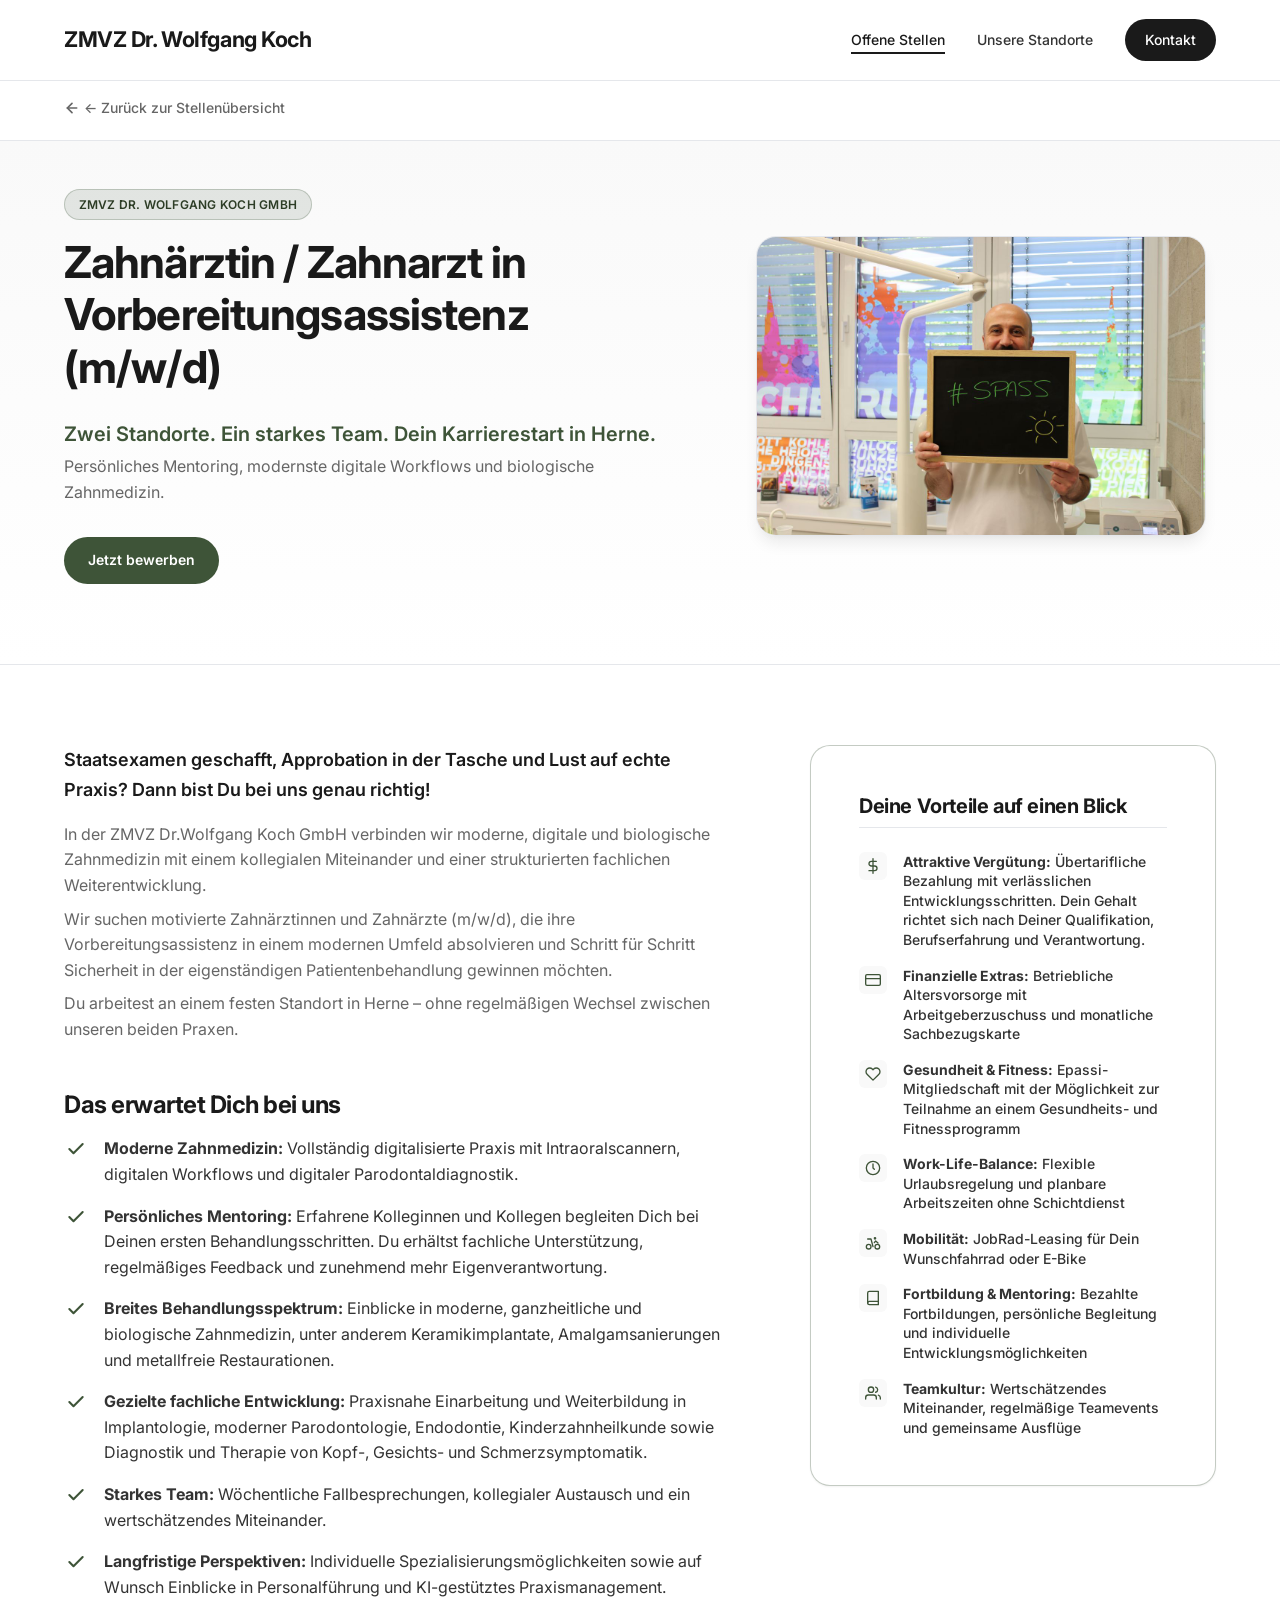
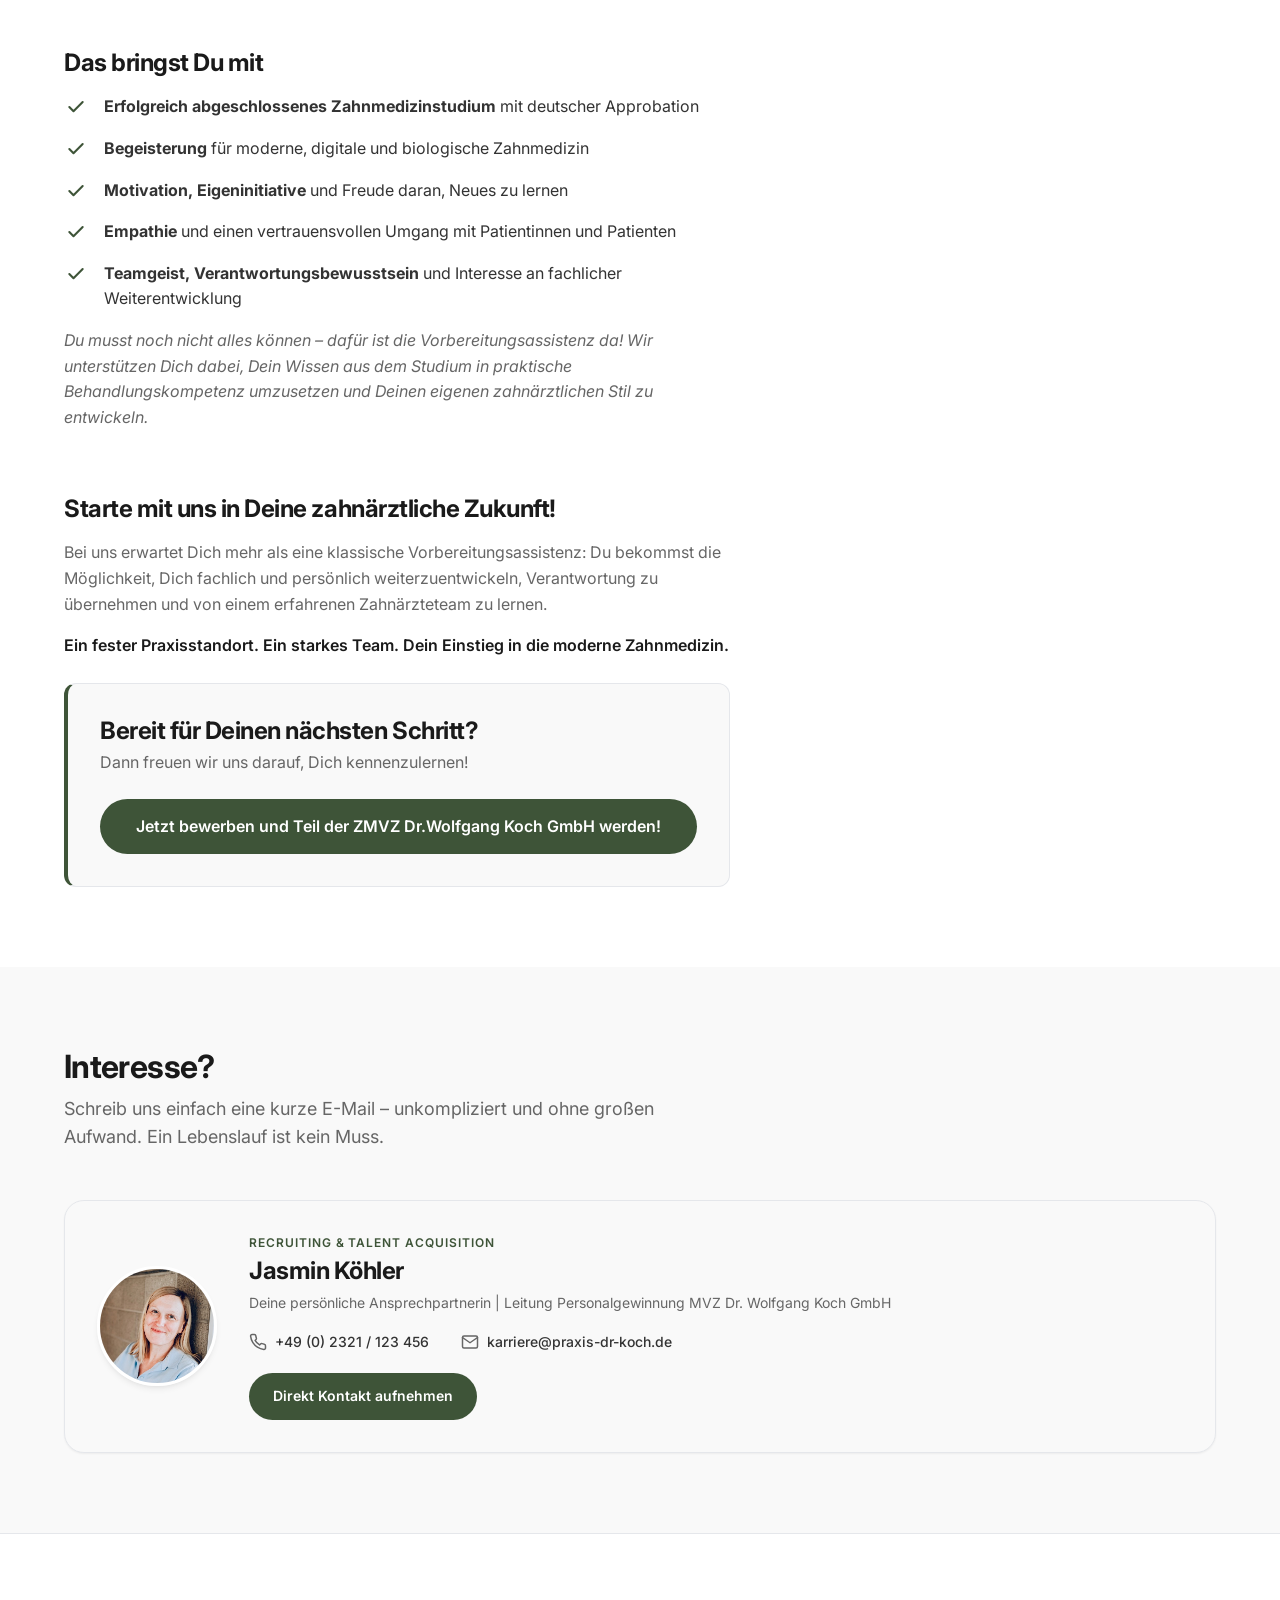
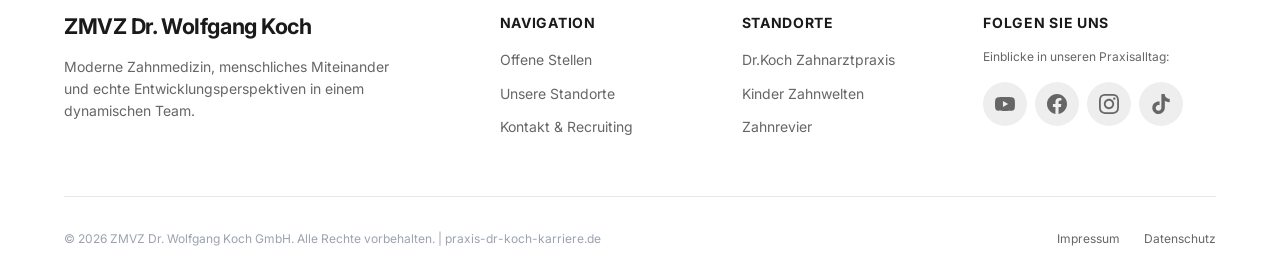
<file: jobs/zahnarzt-vorbereitungsassistenz.html>
<!DOCTYPE html>
<html lang="de">
<head>
  <meta charset="UTF-8">
  <meta name="viewport" content="width=device-width, initial-scale=1.0">
  <title>Zahnärztin / Zahnarzt in Vorbereitungsassistenz (m/w/d) | ZMVZ Dr. Wolfgang Koch GmbH</title>
  <meta name="description" content="Stellenangebot: Zahnärztin / Zahnarzt in Vorbereitungsassistenz (m/w/d) in der ZMVZ Dr. Wolfgang Koch GmbH in Herne. Persönliches Mentoring, digitales Arbeiten, biologische Zahnmedizin und attraktive Vergütung.">
  
  <!-- Zentrales Stylesheet -->
  <link rel="stylesheet" href="../css/style.css">
</head>
<body>

  <!-- ==========================================================================
       1. Header & Hauptnavigation (Globales Header-Design)
       ========================================================================== -->
  <header class="site-header">
    <div class="container header-container">
      <!-- Logo links -->
      <a href="../index.html" class="site-logo" aria-label="ZMVZ Dr. Wolfgang Koch Startseite">
        <span class="site-logo-text">ZMVZ Dr. Wolfgang Koch</span>
      </a>

      <!-- Mobile Navigation Toggle -->
      <button class="mobile-nav-toggle" aria-label="Menü öffnen" aria-expanded="false">
        <svg viewBox="0 0 24 24" fill="none" stroke="currentColor" stroke-width="2" stroke-linecap="round" stroke-linejoin="round">
          <line x1="3" y1="12" x2="21" y2="12"></line>
          <line x1="3" y1="6" x2="21" y2="6"></line>
          <line x1="3" y1="18" x2="21" y2="18"></line>
        </svg>
      </button>

      <!-- Navigation rechts -->
      <nav class="main-nav" aria-label="Hauptnavigation">
        <ul class="nav-list">
          <li><a href="../jobs.html" class="nav-link active" aria-current="page">Offene Stellen</a></li>
          <li><a href="../index.html#standorte" class="nav-link">Unsere Standorte</a></li>
          <li><a href="#kontakt" class="nav-btn-contact">Kontakt</a></li>
        </ul>
      </nav>
    </div>
  </header>

  <!-- Breadcrumb / Zurück-Link zu jobs.html -->
  <div class="breadcrumb-bar">
    <div class="container">
      <a href="../jobs.html" class="back-link">
        <svg viewBox="0 0 24 24" fill="none" stroke="currentColor" stroke-width="2" stroke-linecap="round" stroke-linejoin="round">
          <line x1="19" y1="12" x2="5" y2="12"></line>
          <polyline points="12 19 5 12 12 5"></polyline>
        </svg>
        ← Zurück zur Stellenübersicht
      </a>
    </div>
  </div>

  <main>
    <!-- ==========================================================================
         2. Hero-Sektion der Stelle (2 Spalten Desktop, 1 Spalte Mobil)
         ========================================================================== -->
    <section class="job-hero">
      <div class="container">
        <div class="job-hero-grid">
          <!-- Linke Spalte: Praxis-Badge, H1-Titel & Untertitel -->
          <div class="job-hero-content">
            <span class="badge badge-koch job-hero-badge">ZMVZ DR. WOLFGANG KOCH GMBH</span>
            <h1 class="job-hero-title">Zahnärztin / Zahnarzt in Vorbereitungsassistenz (m/w/d)</h1>
            
            <p style="font-size: var(--font-lg); font-weight: 600; color: var(--accent-koch); margin-bottom: var(--space-xs);">
              Zwei Standorte. Ein starkes Team. Dein Karrierestart in Herne.
            </p>
            <p class="text-muted" style="font-size: var(--font-base); margin-bottom: var(--space-xl);">
              Persönliches Mentoring, modernste digitale Workflows und biologische Zahnmedizin.
            </p>

            <div class="hero-actions">
              <a href="#kontakt" class="btn btn-primary">Jetzt bewerben</a>
            </div>
          </div>

          <!-- Rechte Spalte: Foto (max. 450px, abgerundete Ecken) -->
          <div class="job-hero-image-wrap" style="max-width: 450px; justify-self: center;">
            <img src="../images/job-zahnarzt.JPG" alt="Zahnärztin / Zahnarzt in Vorbereitungsassistenz in der ZMVZ Dr. Wolfgang Koch GmbH" class="job-hero-image">
          </div>
        </div>
      </div>
    </section>

    <!-- ==========================================================================
         3. Inhaltliche Sektion (Zwei Spalten: 60% Inhalte | 40% Benefits-Box)
         ========================================================================== -->
    <section class="section">
      <div class="container">
        <div class="job-detail-grid">
          
          <!-- Linke Spalte (Breit, ca. 60%): Aufgaben & Profil -->
          <div class="job-main-content">
            <!-- Intro -->
            <article class="content-block">
              <p class="lead" style="font-weight: 600; color: var(--primary-dark); margin-bottom: var(--space-md);">
                Staatsexamen geschafft, Approbation in der Tasche und Lust auf echte Praxis? Dann bist Du bei uns genau richtig!
              </p>
              <p class="text-muted" style="margin-bottom: var(--space-sm);">
                In der ZMVZ Dr.Wolfgang Koch GmbH verbinden wir moderne, digitale und biologische Zahnmedizin mit einem kollegialen Miteinander und einer strukturierten fachlichen Weiterentwicklung.
              </p>
              <p class="text-muted" style="margin-bottom: var(--space-sm);">
                Wir suchen motivierte Zahnärztinnen und Zahnärzte (m/w/d), die ihre Vorbereitungsassistenz in einem modernen Umfeld absolvieren und Schritt für Schritt Sicherheit in der eigenständigen Patientenbehandlung gewinnen möchten.
              </p>
              <p class="text-muted" style="margin-bottom: 0;">
                Du arbeitest an einem festen Standort in Herne – ohne regelmäßigen Wechsel zwischen unseren beiden Praxen.
              </p>
            </article>

            <!-- Das erwartet Dich bei uns -->
            <article class="content-block">
              <h2>Das erwartet Dich bei uns</h2>
              
              <ul class="icon-list">
                <li class="icon-list-item">
                  <span class="icon-list-icon">
                    <svg viewBox="0 0 24 24" fill="none" stroke="currentColor" stroke-width="2.5" stroke-linecap="round" stroke-linejoin="round">
                      <polyline points="20 6 9 17 4 12"></polyline>
                    </svg>
                  </span>
                  <span><strong>Moderne Zahnmedizin:</strong> Vollständig digitalisierte Praxis mit Intraoralscannern, digitalen Workflows und digitaler Parodontaldiagnostik.</span>
                </li>
                <li class="icon-list-item">
                  <span class="icon-list-icon">
                    <svg viewBox="0 0 24 24" fill="none" stroke="currentColor" stroke-width="2.5" stroke-linecap="round" stroke-linejoin="round">
                      <polyline points="20 6 9 17 4 12"></polyline>
                    </svg>
                  </span>
                  <span><strong>Persönliches Mentoring:</strong> Erfahrene Kolleginnen und Kollegen begleiten Dich bei Deinen ersten Behandlungsschritten. Du erhältst fachliche Unterstützung, regelmäßiges Feedback und zunehmend mehr Eigenverantwortung.</span>
                </li>
                <li class="icon-list-item">
                  <span class="icon-list-icon">
                    <svg viewBox="0 0 24 24" fill="none" stroke="currentColor" stroke-width="2.5" stroke-linecap="round" stroke-linejoin="round">
                      <polyline points="20 6 9 17 4 12"></polyline>
                    </svg>
                  </span>
                  <span><strong>Breites Behandlungsspektrum:</strong> Einblicke in moderne, ganzheitliche und biologische Zahnmedizin, unter anderem Keramikimplantate, Amalgamsanierungen und metallfreie Restaurationen.</span>
                </li>
                <li class="icon-list-item">
                  <span class="icon-list-icon">
                    <svg viewBox="0 0 24 24" fill="none" stroke="currentColor" stroke-width="2.5" stroke-linecap="round" stroke-linejoin="round">
                      <polyline points="20 6 9 17 4 12"></polyline>
                    </svg>
                  </span>
                  <span><strong>Gezielte fachliche Entwicklung:</strong> Praxisnahe Einarbeitung und Weiterbildung in Implantologie, moderner Parodontologie, Endodontie, Kinderzahnheilkunde sowie Diagnostik und Therapie von Kopf-, Gesichts- und Schmerzsymptomatik.</span>
                </li>
                <li class="icon-list-item">
                  <span class="icon-list-icon">
                    <svg viewBox="0 0 24 24" fill="none" stroke="currentColor" stroke-width="2.5" stroke-linecap="round" stroke-linejoin="round">
                      <polyline points="20 6 9 17 4 12"></polyline>
                    </svg>
                  </span>
                  <span><strong>Starkes Team:</strong> Wöchentliche Fallbesprechungen, kollegialer Austausch und ein wertschätzendes Miteinander.</span>
                </li>
                <li class="icon-list-item">
                  <span class="icon-list-icon">
                    <svg viewBox="0 0 24 24" fill="none" stroke="currentColor" stroke-width="2.5" stroke-linecap="round" stroke-linejoin="round">
                      <polyline points="20 6 9 17 4 12"></polyline>
                    </svg>
                  </span>
                  <span><strong>Langfristige Perspektiven:</strong> Individuelle Spezialisierungsmöglichkeiten sowie auf Wunsch Einblicke in Personalführung und KI-gestütztes Praxismanagement.</span>
                </li>
              </ul>
            </article>

            <!-- Das bringst Du mit -->
            <article class="content-block">
              <h2>Das bringst Du mit</h2>

              <ul class="icon-list">
                <li class="icon-list-item">
                  <span class="icon-list-icon">
                    <svg viewBox="0 0 24 24" fill="none" stroke="currentColor" stroke-width="2.5" stroke-linecap="round" stroke-linejoin="round">
                      <polyline points="20 6 9 17 4 12"></polyline>
                    </svg>
                  </span>
                  <span><strong>Erfolgreich abgeschlossenes Zahnmedizinstudium</strong> mit deutscher Approbation</span>
                </li>
                <li class="icon-list-item">
                  <span class="icon-list-icon">
                    <svg viewBox="0 0 24 24" fill="none" stroke="currentColor" stroke-width="2.5" stroke-linecap="round" stroke-linejoin="round">
                      <polyline points="20 6 9 17 4 12"></polyline>
                    </svg>
                  </span>
                  <span><strong>Begeisterung</strong> für moderne, digitale und biologische Zahnmedizin</span>
                </li>
                <li class="icon-list-item">
                  <span class="icon-list-icon">
                    <svg viewBox="0 0 24 24" fill="none" stroke="currentColor" stroke-width="2.5" stroke-linecap="round" stroke-linejoin="round">
                      <polyline points="20 6 9 17 4 12"></polyline>
                    </svg>
                  </span>
                  <span><strong>Motivation, Eigeninitiative</strong> und Freude daran, Neues zu lernen</span>
                </li>
                <li class="icon-list-item">
                  <span class="icon-list-icon">
                    <svg viewBox="0 0 24 24" fill="none" stroke="currentColor" stroke-width="2.5" stroke-linecap="round" stroke-linejoin="round">
                      <polyline points="20 6 9 17 4 12"></polyline>
                    </svg>
                  </span>
                  <span><strong>Empathie</strong> und einen vertrauensvollen Umgang mit Patientinnen und Patienten</span>
                </li>
                <li class="icon-list-item">
                  <span class="icon-list-icon">
                    <svg viewBox="0 0 24 24" fill="none" stroke="currentColor" stroke-width="2.5" stroke-linecap="round" stroke-linejoin="round">
                      <polyline points="20 6 9 17 4 12"></polyline>
                    </svg>
                  </span>
                  <span><strong>Teamgeist, Verantwortungsbewusstsein</strong> und Interesse an fachlicher Weiterentwicklung</span>
                </li>
              </ul>

              <p class="text-muted" style="margin-top: var(--space-md); font-style: italic;">
                Du musst noch nicht alles können – dafür ist die Vorbereitungsassistenz da! Wir unterstützen Dich dabei, Dein Wissen aus dem Studium in praktische Behandlungskompetenz umzusetzen und Deinen eigenen zahnärztlichen Stil zu entwickeln.
              </p>
            </article>

            <!-- Abschluss / Zukunft gestalten -->
            <article class="content-block">
              <h2>Starte mit uns in Deine zahnärztliche Zukunft!</h2>
              <p class="text-muted" style="margin-bottom: var(--space-md);">
                Bei uns erwartet Dich mehr als eine klassische Vorbereitungsassistenz: Du bekommst die Möglichkeit, Dich fachlich und persönlich weiterzuentwickeln, Verantwortung zu übernehmen und von einem erfahrenen Zahnärzteteam zu lernen.
              </p>
              <p class="text-muted" style="font-weight: 600; color: var(--primary-dark); margin-bottom: var(--space-lg);">
                Ein fester Praxisstandort. Ein starkes Team. Dein Einstieg in die moderne Zahnmedizin.
              </p>

              <div class="cta-banner" style="background-color: var(--bg-light); border: 1px solid var(--border-color); border-left: 4px solid var(--accent-koch); border-radius: var(--radius-md); padding: var(--space-xl); margin-top: var(--space-lg);">
                <h3 style="margin-top: 0; margin-bottom: var(--space-xs); font-size: var(--font-xl); color: var(--primary-dark);">Bereit für Deinen nächsten Schritt?</h3>
                <p style="margin-bottom: var(--space-lg); color: var(--text-muted); font-size: var(--font-base);">
                  Dann freuen wir uns darauf, Dich kennenzulernen!
                </p>
                <a href="#kontakt" class="btn btn-koch btn-apply" data-user="karriere" data-domain="praxis-dr-koch.de" data-job-title="Zahnärztin / Zahnarzt in Vorbereitungsassistenz (m/w/d)">
                  Jetzt bewerben und Teil der ZMVZ Dr.Wolfgang Koch GmbH werden!
                </a>
              </div>
            </article>
          </div>

          <!-- Rechte Spalte (Schmal, ca. 40%): Schwebende "Vorteile-Box" mit feinem, grünem Rahmen -->
          <aside>
            <div class="benefits-box benefits-box-koch">
              <h3 class="benefits-box-title">Deine Vorteile auf einen Blick</h3>
              <div class="benefits-list">
                
                <div class="benefit-item">
                  <span class="benefit-item-icon">
                    <svg viewBox="0 0 24 24" fill="none" stroke="currentColor" stroke-width="2" stroke-linecap="round" stroke-linejoin="round">
                      <line x1="12" y1="1" x2="12" y2="23"></line>
                      <path d="M17 5H9.5a3.5 3.5 0 0 0 0 7h5a3.5 3.5 0 0 1 0 7H6"></path>
                    </svg>
                  </span>
                  <span><strong>Attraktive Vergütung:</strong> Übertarifliche Bezahlung mit verlässlichen Entwicklungsschritten. Dein Gehalt richtet sich nach Deiner Qualifikation, Berufserfahrung und Verantwortung.</span>
                </div>

                <div class="benefit-item">
                  <span class="benefit-item-icon">
                    <svg viewBox="0 0 24 24" fill="none" stroke="currentColor" stroke-width="2" stroke-linecap="round" stroke-linejoin="round">
                      <rect x="1" y="4" width="22" height="16" rx="2" ry="2"></rect>
                      <line x1="1" y1="10" x2="23" y2="10"></line>
                    </svg>
                  </span>
                  <span><strong>Finanzielle Extras:</strong> Betriebliche Altersvorsorge mit Arbeitgeberzuschuss und monatliche Sachbezugskarte</span>
                </div>

                <div class="benefit-item">
                  <span class="benefit-item-icon">
                    <svg viewBox="0 0 24 24" fill="none" stroke="currentColor" stroke-width="2" stroke-linecap="round" stroke-linejoin="round">
                      <path d="M20.84 4.61a5.5 5.5 0 0 0-7.78 0L12 5.67l-1.06-1.06a5.5 5.5 0 0 0-7.78 7.78l1.06 1.06L12 21.23l7.78-7.78 1.06-1.06a5.5 5.5 0 0 0 0-7.78z"></path>
                    </svg>
                  </span>
                  <span><strong>Gesundheit &amp; Fitness:</strong> Epassi-Mitgliedschaft mit der Möglichkeit zur Teilnahme an einem Gesundheits- und Fitnessprogramm</span>
                </div>

                <div class="benefit-item">
                  <span class="benefit-item-icon">
                    <svg viewBox="0 0 24 24" fill="none" stroke="currentColor" stroke-width="2" stroke-linecap="round" stroke-linejoin="round">
                      <circle cx="12" cy="12" r="10"></circle>
                      <polyline points="12 6 12 12 14 14"></polyline>
                    </svg>
                  </span>
                  <span><strong>Work-Life-Balance:</strong> Flexible Urlaubsregelung und planbare Arbeitszeiten ohne Schichtdienst</span>
                </div>

                <div class="benefit-item">
                  <span class="benefit-item-icon">
                    <svg viewBox="0 0 24 24" fill="none" stroke="currentColor" stroke-width="2" stroke-linecap="round" stroke-linejoin="round">
                      <circle cx="5.5" cy="17.5" r="3.5"></circle>
                      <circle cx="18.5" cy="17.5" r="3.5"></circle>
                      <path d="M15 6a1 1 0 1 0 0-2 1 1 0 0 0 0 2zm-3 11.5L9 6H4m10 5.5l2-2.5 3.5 3"></path>
                    </svg>
                  </span>
                  <span><strong>Mobilität:</strong> JobRad-Leasing für Dein Wunschfahrrad oder E-Bike</span>
                </div>

                <div class="benefit-item">
                  <span class="benefit-item-icon">
                    <svg viewBox="0 0 24 24" fill="none" stroke="currentColor" stroke-width="2" stroke-linecap="round" stroke-linejoin="round">
                      <path d="M4 19.5A2.5 2.5 0 0 1 6.5 17H20"></path>
                      <path d="M6.5 2H20v20H6.5A2.5 2.5 0 0 1 4 19.5v-15A2.5 2.5 0 0 1 6.5 2z"></path>
                    </svg>
                  </span>
                  <span><strong>Fortbildung &amp; Mentoring:</strong> Bezahlte Fortbildungen, persönliche Begleitung und individuelle Entwicklungsmöglichkeiten</span>
                </div>

                <div class="benefit-item">
                  <span class="benefit-item-icon">
                    <svg viewBox="0 0 24 24" fill="none" stroke="currentColor" stroke-width="2" stroke-linecap="round" stroke-linejoin="round">
                      <path d="M17 21v-2a4 4 0 0 0-4-4H5a4 4 0 0 0-4 4v2"></path>
                      <circle cx="9" cy="7" r="4"></circle>
                      <path d="M23 21v-2a4 4 0 0 0-3-3.87"></path>
                      <path d="M16 3.13a4 4 0 0 1 0 7.75"></path>
                    </svg>
                  </span>
                  <span><strong>Teamkultur:</strong> Wertschätzendes Miteinander, regelmäßige Teamevents und gemeinsame Ausflüge</span>
                </div>

              </div>
            </div>
          </aside>

        </div>
      </div>
    </section>

    <!-- ==========================================================================
         4. Ansprechpartner-Widget für Frau Köhler (.contact-widget)
         ========================================================================== -->
    <section id="kontakt" class="section section-light">
      <div class="container">
        <h2 class="section-title">Interesse?</h2>
        <p class="section-subtitle">Schreib uns einfach eine kurze E-Mail – unkompliziert und ohne großen Aufwand. Ein Lebenslauf ist kein Muss.</p>

        <!-- Kontakt-Widget -->
        <div class="contact-widget">
          <div class="contact-widget-avatar-wrap">
            <img src="../images/frau-koehler.jpg" alt="Portrait von Frau Köhler – Leitung Personalgewinnung" class="contact-widget-avatar">
          </div>
          
          <div class="contact-widget-info">
            <span class="contact-widget-role">RECRUITING &amp; TALENT ACQUISITION</span>
            <h3 class="contact-widget-name">Jasmin Köhler</h3>
            <p class="contact-widget-title">Deine persönliche Ansprechpartnerin | Leitung Personalgewinnung MVZ Dr. Wolfgang Koch GmbH</p>

            <div class="contact-widget-details">
              <a href="tel:+492321123456" class="contact-widget-item" aria-label="Telefonnummer von Frau Köhler anrufen">
                <svg viewBox="0 0 24 24" fill="none" stroke="currentColor" stroke-width="2" stroke-linecap="round" stroke-linejoin="round">
                  <path d="M22 16.92v3a2 2 0 0 1-2.18 2 19.79 19.79 0 0 1-8.63-3.07 19.5 19.5 0 0 1-6-6 19.79 19.79 0 0 1-3.07-8.67A2 2 0 0 1 4.11 2h3a2 2 0 0 1 2 1.72 12.84 12.84 0 0 0 .7 2.81 2 2 0 0 1-.45 2.11L8.09 9.91a16 16 0 0 0 6 6l1.27-1.27a2 2 0 0 1 2.11-.45 12.84 12.84 0 0 0 2.81.7A2 2 0 0 1 22 16.92z"></path>
                </svg>
                <span>+49 (0) 2321 / 123 456</span>
              </a>

              <a href="mailto:karriere@praxis-dr-koch.de" class="contact-widget-item" aria-label="E-Mail an Frau Köhler senden">
                <svg viewBox="0 0 24 24" fill="none" stroke="currentColor" stroke-width="2" stroke-linecap="round" stroke-linejoin="round">
                  <path d="M4 4h16c1.1 0 2 .9 2 2v12c0 1.1-.9 2-2 2H4c-1.1 0-2-.9-2-2V6c0-1.1.9-2 2-2z"></path>
                  <polyline points="22,6 12,13 2,6"></polyline>
                </svg>
                <span>karriere@praxis-dr-koch.de</span>
              </a>
            </div>

            <div class="contact-widget-cta">
              <a href="mailto:karriere@praxis-dr-koch.de?subject=Frage%20zur%20Stelle%20als%20Zahnarzt%20/%20Zahn%C3%A4rztin%20(m/w/d)" class="btn btn-primary">
                Direkt Kontakt aufnehmen
              </a>
            </div>
          </div>
        </div>
      </div>
    </section>
  </main>

  <!-- ==========================================================================
       5. Globaler Footer
       ========================================================================== -->
  <footer class="site-footer">
    <div class="container">
      <div class="footer-top">
        <!-- Brand Spalte -->
        <div class="footer-brand">
          <a href="../index.html" class="site-logo" aria-label="ZMVZ Dr. Wolfgang Koch Startseite">
            <span class="site-logo-text">ZMVZ Dr. Wolfgang Koch</span>
          </a>
          <p>
            Moderne Zahnmedizin, menschliches Miteinander und echte Entwicklungsperspektiven in einem dynamischen Team.
          </p>
        </div>

        <!-- Links Spalte 1 -->
        <div>
          <h4 class="footer-heading">Navigation</h4>
          <ul class="footer-links">
            <li><a href="../jobs.html">Offene Stellen</a></li>
            <li><a href="../index.html#standorte">Unsere Standorte</a></li>
            <li><a href="#kontakt">Kontakt &amp; Recruiting</a></li>
          </ul>
        </div>

        <!-- Links Spalte 2 -->
        <div>
          <h4 class="footer-heading">Standorte</h4>
          <ul class="footer-links">
            <li><a href="https://www.praxis-dr-koch.de/" target="_blank" rel="noopener noreferrer">Dr.Koch Zahnarztpraxis</a></li>
            <li><a href="https://kinder-zahnwelten.de/" target="_blank" rel="noopener noreferrer">Kinder Zahnwelten</a></li>
            <li><a href="https://zahnrevier.de/" target="_blank" rel="noopener noreferrer">Zahnrevier</a></li>
          </ul>
        </div>

        <!-- Social Media Spalte -->
        <div>
          <h4 class="footer-heading">Folgen Sie uns</h4>
          <p class="text-muted" style="font-size: var(--font-xs); margin-bottom: var(--space-md);">
            Einblicke in unseren Praxisalltag:
          </p>
          
          <div class="social-links" aria-label="Social Media Kanäle">
            <!-- YouTube -->
            <a href="https://www.youtube.com/channel/UCBZ_MBWrruyP1A4gJ_5atKA" 
               class="social-btn" 
               target="_blank" 
               rel="noopener noreferrer" 
               title="YouTube – Dr. Koch"
               aria-label="YouTube Kanal öffnen">
              <svg viewBox="0 0 24 24">
                <path d="M23.498 6.186a3.016 3.016 0 0 0-2.122-2.136C19.505 3.545 12 3.545 12 3.545s-7.505 0-9.377.505A3.017 3.017 0 0 0 .502 6.186C0 8.07 0 12 0 12s0 3.93.502 5.814a3.016 3.016 0 0 0 2.122 2.136c1.871.505 9.376.505 9.376.505s7.505 0 9.377-.505a3.015 3.015 0 0 0 2.122-2.136C24 15.93 24 12 24 12s0-3.93-.502-5.814zM9.545 15.568V8.432L15.818 12l-6.273 3.568z"/>
              </svg>
            </a>

            <!-- Facebook -->
            <a href="https://www.facebook.com/Dr.KochZahnarztpraxis" 
               class="social-btn" 
               target="_blank" 
               rel="noopener noreferrer" 
               title="Facebook – Dr. Koch Zahnarztpraxis"
               aria-label="Facebook Seite öffnen">
              <svg viewBox="0 0 24 24">
                <path d="M24 12.073c0-6.627-5.373-12-12-12s-12 5.373-12 12c0 5.99 4.388 10.954 10.125 11.854v-8.385H7.078v-3.47h3.047V9.43c0-3.007 1.792-4.669 4.533-4.669 1.312 0 2.686.235 2.686.235v2.953H15.83c-1.491 0-1.956.925-1.956 1.874v2.25h3.328l-.532 3.47h-2.796v8.385C19.612 23.027 24 18.062 24 12.073z"/>
              </svg>
            </a>

            <!-- Instagram -->
            <a href="https://www.instagram.com/dr.koch.zahnarztpraxis/" 
               class="social-btn" 
               target="_blank" 
               rel="noopener noreferrer" 
               title="Instagram – Dr. Koch Zahnarztpraxis"
               aria-label="Instagram Profil öffnen">
              <svg viewBox="0 0 24 24">
                <path d="M12 2.163c3.204 0 3.584.012 4.85.07 3.252.148 4.771 1.691 4.919 4.919.058 1.265.069 1.645.069 4.849 0 3.205-.012 3.584-.069 4.849-.149 3.225-1.664 4.771-4.919 4.919-1.266.058-1.644.07-4.85.07-3.204 0-3.584-.012-4.849-.07-3.26-.149-4.771-1.699-4.919-4.92-.058-1.265-.07-1.644-.07-4.849 0-3.204.013-3.583.07-4.849.149-3.227 1.664-4.771 4.919-4.919 1.266-.057 1.645-.069 4.849-.069zm0-2.163c-3.259 0-3.667.014-4.947.072-4.358.2-6.78 2.618-6.98 6.98-.059 1.281-.073 1.689-.073 4.948 0 3.259.014 3.668.072 4.948.2 4.358 2.618 6.78 6.98 6.98 1.281.058 1.689.072 4.948.072 3.259 0 3.668-.014 4.948-.072 4.354-.2 6.782-2.618 6.979-6.98.059-1.28.073-1.689.073-4.948 0-3.259-.014-3.667-.072-4.947-.196-4.354-2.617-6.78-6.979-6.98-1.281-.059-1.69-.073-4.949-.073zm0 5.838c-3.403 0-6.162 2.759-6.162 6.162s2.759 6.163 6.162 6.163 6.162-2.759 6.162-6.163c0-3.403-2.759-6.162-6.162-6.162zm0 10.162c-2.209 0-4-1.79-4-4 0-2.209 1.791-4 4-4s4 1.791 4 4c0 2.21-1.791 4-4 4zm6.406-11.845c-.796 0-1.441.645-1.441 1.44s.645 1.44 1.441 1.44c.795 0 1.439-.645 1.439-1.44s-.644-1.44-1.439-1.44z"/>
              </svg>
            </a>

            <!-- TikTok -->
            <a href="https://www.tiktok.com/@kinderzahnwelten" 
               class="social-btn" 
               target="_blank" 
               rel="noopener noreferrer" 
               title="TikTok – @kinderzahnwelten"
               aria-label="TikTok Profil öffnen">
              <svg viewBox="0 0 24 24">
                <path d="M12.525.02c1.31-.02 2.61-.01 3.91-.02.08 1.53.63 3.09 1.75 4.17 1.12 1.11 2.7 1.62 4.24 1.79v4.03c-1.44-.05-2.89-.35-4.2-.97-.57-.26-1.1-.59-1.62-.93-.01 2.92.01 5.84-.02 8.75-.08 1.4-.54 2.79-1.35 3.94-1.31 1.92-3.58 3.17-5.91 3.21-1.43.08-2.86-.31-4.08-1.03-2.02-1.19-3.44-3.37-3.65-5.71-.02-.5-.03-1-.01-1.49.18-1.9 1.12-3.72 2.58-4.96 1.66-1.44 3.98-2.13 6.15-1.72.02 1.48-.04 2.96-.04 4.44-.99-.32-2.15-.23-3.02.37-.63.41-1.11 1.04-1.36 1.75-.21.51-.24 1.07-.14 1.61.24 1.64 1.82 2.89 3.5 2.72 1.14-.07 2.19-.74 2.75-1.74.32-.54.48-1.17.47-1.81.03-4.52-.01-9.04.01-13.56z"/>
              </svg>
            </a>
          </div>
        </div>
      </div>

      <!-- Footer Bottom Bar -->
      <div class="footer-bottom">
        <div>
          &copy; 2026 ZMVZ Dr. Wolfgang Koch GmbH. Alle Rechte vorbehalten. | <a href="https://praxis-dr-koch-karriere.de" style="color: inherit;">praxis-dr-koch-karriere.de</a>
        </div>
        <div class="footer-legal-links">
          <a href="../impressum.html">Impressum</a>
          <a href="../datenschutz.html">Datenschutz</a>
        </div>
      </div>
    </div>
  </footer>

  <!-- Globales JavaScript (inkl. Spamschutz für Bewerbungsbutton) -->
  <script src="../js/main.js"></script>
</body>
</html>
</file>
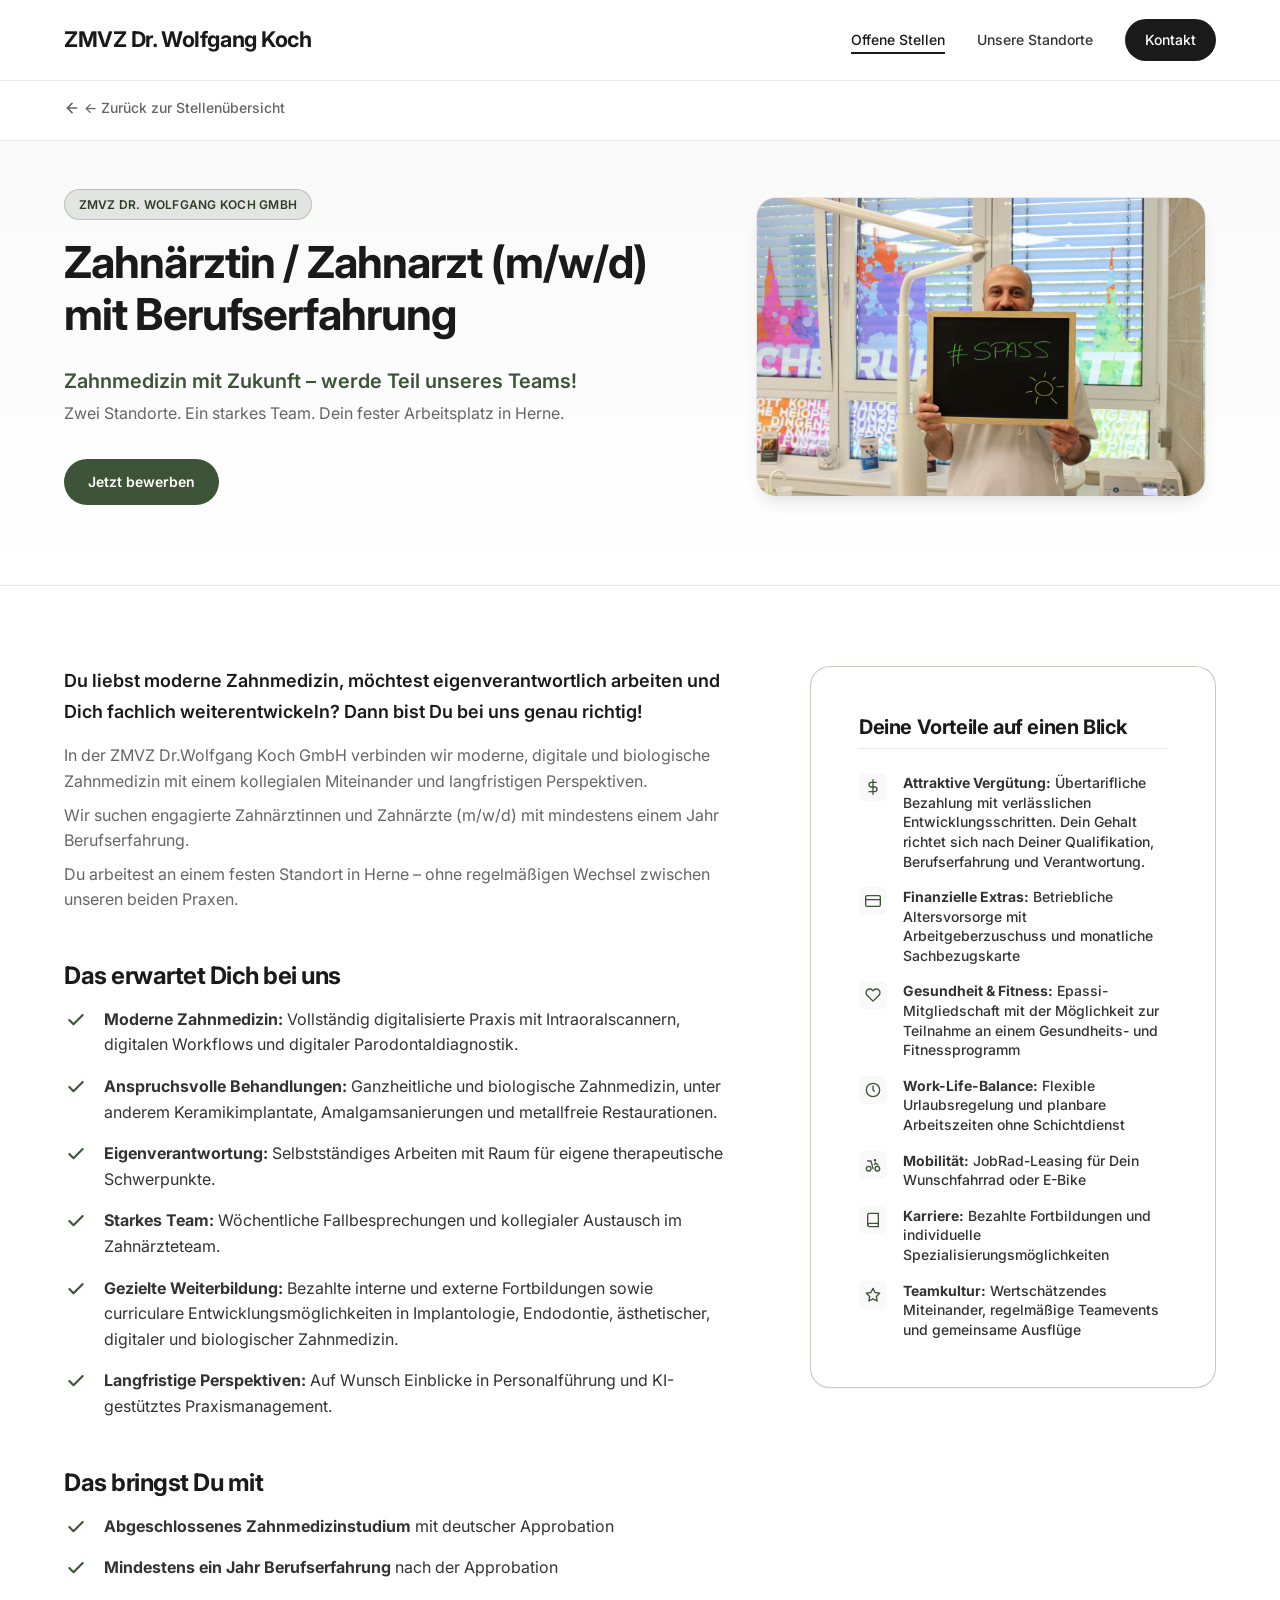
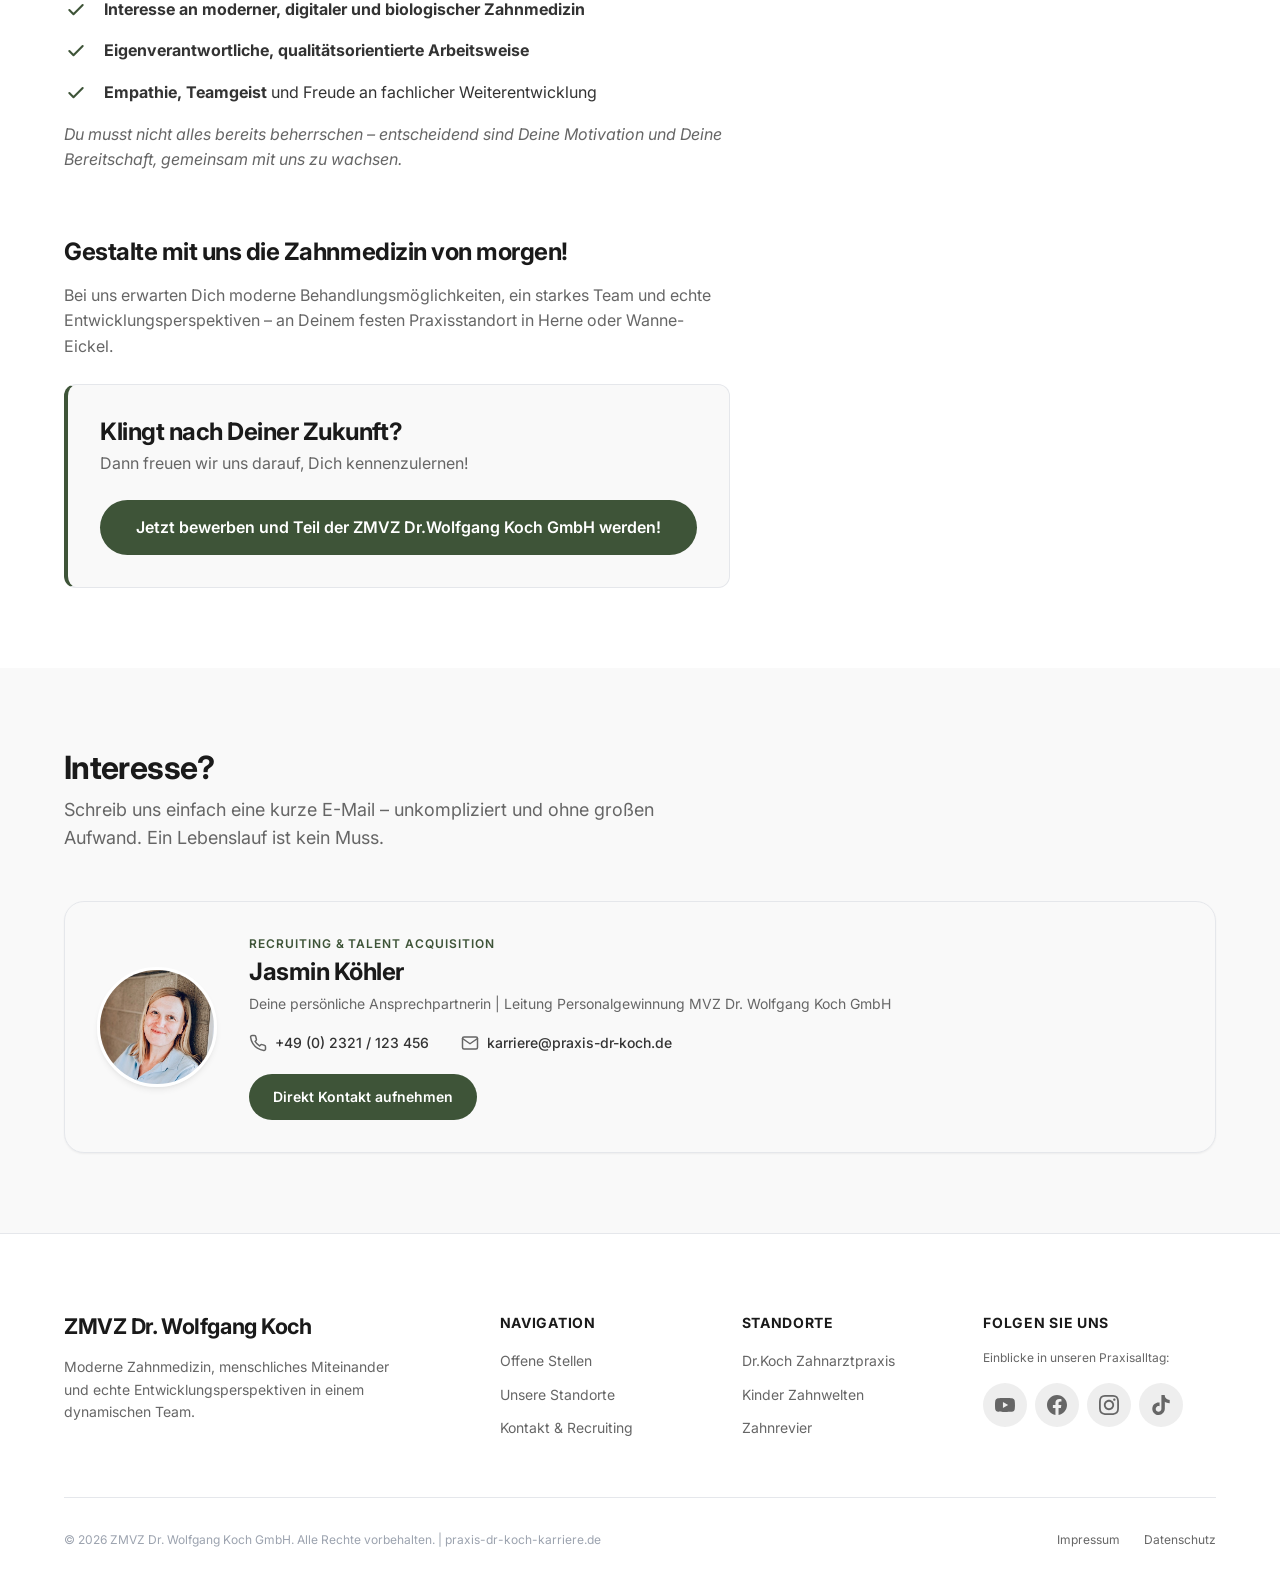
<file: jobs/zahnarzt.html>
<!DOCTYPE html>
<html lang="de">
<head>
  <meta charset="UTF-8">
  <meta name="viewport" content="width=device-width, initial-scale=1.0">
  <title>Zahnärztin / Zahnarzt (m/w/d) mit Berufserfahrung | ZMVZ Dr. Wolfgang Koch GmbH</title>
  <meta name="description" content="Stellenangebot: Zahnärztin / Zahnarzt (m/w/d) mit Berufserfahrung in der ZMVZ Dr. Wolfgang Koch GmbH in Herne. Moderne, digitale und biologische Zahnmedizin, fester Arbeitsplatz.">
  
  <!-- Zentrales Stylesheet (aus dem übergeordneten Ordner) -->
  <link rel="stylesheet" href="../css/style.css">
</head>
<body>

  <!-- ==========================================================================
       1. Header & Hauptnavigation (Globales Header-Design)
       ========================================================================== -->
  <header class="site-header">
    <div class="container header-container">
      <!-- Logo links -->
      <a href="../index.html" class="site-logo" aria-label="ZMVZ Dr. Wolfgang Koch Startseite">
        <span class="site-logo-text">ZMVZ Dr. Wolfgang Koch</span>
      </a>

      <!-- Mobile Navigation Toggle -->
      <button class="mobile-nav-toggle" aria-label="Menü öffnen" aria-expanded="false">
        <svg viewBox="0 0 24 24" fill="none" stroke="currentColor" stroke-width="2" stroke-linecap="round" stroke-linejoin="round">
          <line x1="3" y1="12" x2="21" y2="12"></line>
          <line x1="3" y1="6" x2="21" y2="6"></line>
          <line x1="3" y1="18" x2="21" y2="18"></line>
        </svg>
      </button>

      <!-- Navigation rechts -->
      <nav class="main-nav" aria-label="Hauptnavigation">
        <ul class="nav-list">
          <li><a href="../jobs.html" class="nav-link active" aria-current="page">Offene Stellen</a></li>
          <li><a href="../index.html#standorte" class="nav-link">Unsere Standorte</a></li>
          <li><a href="#kontakt" class="nav-btn-contact">Kontakt</a></li>
        </ul>
      </nav>
    </div>
  </header>

  <!-- Breadcrumb / Zurück-Link zu index.html#stellen -->
  <div class="breadcrumb-bar">
    <div class="container">
      <a href="../index.html#stellen" class="back-link">
        <svg viewBox="0 0 24 24" fill="none" stroke="currentColor" stroke-width="2" stroke-linecap="round" stroke-linejoin="round">
          <line x1="19" y1="12" x2="5" y2="12"></line>
          <polyline points="12 19 5 12 12 5"></polyline>
        </svg>
        ← Zurück zur Stellenübersicht
      </a>
    </div>
  </div>

  <main>
    <!-- ==========================================================================
         2. Hero-Sektion der Stelle (2 Spalten Desktop, 1 Spalte Mobil)
         ========================================================================== -->
    <section class="job-hero">
      <div class="container">
        <div class="job-hero-grid">
          <!-- Linke Spalte: Praxis-Badge, H1-Titel & Untertitel -->
          <div class="job-hero-content">
            <span class="badge badge-koch job-hero-badge">ZMVZ DR. WOLFGANG KOCH GMBH</span>
            <h1 class="job-hero-title">Zahnärztin / Zahnarzt (m/w/d) mit Berufserfahrung</h1>
            
            <p style="font-size: var(--font-lg); font-weight: 600; color: var(--accent-koch); margin-bottom: var(--space-xs);">
              Zahnmedizin mit Zukunft – werde Teil unseres Teams!
            </p>
            <p class="text-muted" style="font-size: var(--font-base); margin-bottom: var(--space-xl);">
              Zwei Standorte. Ein starkes Team. Dein fester Arbeitsplatz in Herne.
            </p>

            <div class="hero-actions">
              <a href="#kontakt" class="btn btn-primary">Jetzt bewerben</a>
            </div>
          </div>

          <!-- Rechte Spalte: Foto (max. 450px, abgerundete Ecken) -->
          <div class="job-hero-image-wrap" style="max-width: 450px; justify-self: center;">
            <img src="../images/job-zahnarzt.JPG" alt="Zahnarzt in Behandlung bei Dr. Koch Zahnarztpraxis" class="job-hero-image">
          </div>
        </div>
      </div>
    </section>

    <!-- ==========================================================================
         3. Inhaltliche Sektion (Zwei Spalten: 60% Inhalte | 40% Benefits-Box)
         ========================================================================== -->
    <section class="section">
      <div class="container">
        <div class="job-detail-grid">
          
          <!-- Linke Spalte (Breit, ca. 60%): Aufgaben & Profil -->
          <div class="job-main-content">
            <!-- Intro -->
            <article class="content-block">
              <p class="lead" style="font-weight: 600; color: var(--primary-dark); margin-bottom: var(--space-md);">
                Du liebst moderne Zahnmedizin, möchtest eigenverantwortlich arbeiten und Dich fachlich weiterentwickeln? Dann bist Du bei uns genau richtig!
              </p>
              <p class="text-muted" style="margin-bottom: var(--space-sm);">
                In der ZMVZ Dr.Wolfgang Koch GmbH verbinden wir moderne, digitale und biologische Zahnmedizin mit einem kollegialen Miteinander und langfristigen Perspektiven.
              </p>
              <p class="text-muted" style="margin-bottom: var(--space-sm);">
                Wir suchen engagierte Zahnärztinnen und Zahnärzte (m/w/d) mit mindestens einem Jahr Berufserfahrung.
              </p>
              <p class="text-muted" style="margin-bottom: 0;">
                Du arbeitest an einem festen Standort in Herne – ohne regelmäßigen Wechsel zwischen unseren beiden Praxen.
              </p>
            </article>

            <!-- Das erwartet Dich bei uns -->
            <article class="content-block">
              <h2>Das erwartet Dich bei uns</h2>
              
              <ul class="icon-list">
                <li class="icon-list-item">
                  <span class="icon-list-icon">
                    <svg viewBox="0 0 24 24" fill="none" stroke="currentColor" stroke-width="2.5" stroke-linecap="round" stroke-linejoin="round">
                      <polyline points="20 6 9 17 4 12"></polyline>
                    </svg>
                  </span>
                  <span><strong>Moderne Zahnmedizin:</strong> Vollständig digitalisierte Praxis mit Intraoralscannern, digitalen Workflows und digitaler Parodontaldiagnostik.</span>
                </li>
                <li class="icon-list-item">
                  <span class="icon-list-icon">
                    <svg viewBox="0 0 24 24" fill="none" stroke="currentColor" stroke-width="2.5" stroke-linecap="round" stroke-linejoin="round">
                      <polyline points="20 6 9 17 4 12"></polyline>
                    </svg>
                  </span>
                  <span><strong>Anspruchsvolle Behandlungen:</strong> Ganzheitliche und biologische Zahnmedizin, unter anderem Keramikimplantate, Amalgamsanierungen und metallfreie Restaurationen.</span>
                </li>
                <li class="icon-list-item">
                  <span class="icon-list-icon">
                    <svg viewBox="0 0 24 24" fill="none" stroke="currentColor" stroke-width="2.5" stroke-linecap="round" stroke-linejoin="round">
                      <polyline points="20 6 9 17 4 12"></polyline>
                    </svg>
                  </span>
                  <span><strong>Eigenverantwortung:</strong> Selbstständiges Arbeiten mit Raum für eigene therapeutische Schwerpunkte.</span>
                </li>
                <li class="icon-list-item">
                  <span class="icon-list-icon">
                    <svg viewBox="0 0 24 24" fill="none" stroke="currentColor" stroke-width="2.5" stroke-linecap="round" stroke-linejoin="round">
                      <polyline points="20 6 9 17 4 12"></polyline>
                    </svg>
                  </span>
                  <span><strong>Starkes Team:</strong> Wöchentliche Fallbesprechungen und kollegialer Austausch im Zahnärzteteam.</span>
                </li>
                <li class="icon-list-item">
                  <span class="icon-list-icon">
                    <svg viewBox="0 0 24 24" fill="none" stroke="currentColor" stroke-width="2.5" stroke-linecap="round" stroke-linejoin="round">
                      <polyline points="20 6 9 17 4 12"></polyline>
                    </svg>
                  </span>
                  <span><strong>Gezielte Weiterbildung:</strong> Bezahlte interne und externe Fortbildungen sowie curriculare Entwicklungsmöglichkeiten in Implantologie, Endodontie, ästhetischer, digitaler und biologischer Zahnmedizin.</span>
                </li>
                <li class="icon-list-item">
                  <span class="icon-list-icon">
                    <svg viewBox="0 0 24 24" fill="none" stroke="currentColor" stroke-width="2.5" stroke-linecap="round" stroke-linejoin="round">
                      <polyline points="20 6 9 17 4 12"></polyline>
                    </svg>
                  </span>
                  <span><strong>Langfristige Perspektiven:</strong> Auf Wunsch Einblicke in Personalführung und KI-gestütztes Praxismanagement.</span>
                </li>
              </ul>
            </article>

            <!-- Das bringst Du mit -->
            <article class="content-block">
              <h2>Das bringst Du mit</h2>

              <ul class="icon-list">
                <li class="icon-list-item">
                  <span class="icon-list-icon">
                    <svg viewBox="0 0 24 24" fill="none" stroke="currentColor" stroke-width="2.5" stroke-linecap="round" stroke-linejoin="round">
                      <polyline points="20 6 9 17 4 12"></polyline>
                    </svg>
                  </span>
                  <span><strong>Abgeschlossenes Zahnmedizinstudium</strong> mit deutscher Approbation</span>
                </li>
                <li class="icon-list-item">
                  <span class="icon-list-icon">
                    <svg viewBox="0 0 24 24" fill="none" stroke="currentColor" stroke-width="2.5" stroke-linecap="round" stroke-linejoin="round">
                      <polyline points="20 6 9 17 4 12"></polyline>
                    </svg>
                  </span>
                  <span><strong>Mindestens ein Jahr Berufserfahrung</strong> nach der Approbation</span>
                </li>
                <li class="icon-list-item">
                  <span class="icon-list-icon">
                    <svg viewBox="0 0 24 24" fill="none" stroke="currentColor" stroke-width="2.5" stroke-linecap="round" stroke-linejoin="round">
                      <polyline points="20 6 9 17 4 12"></polyline>
                    </svg>
                  </span>
                  <span><strong>Interesse an moderner, digitaler und biologischer Zahnmedizin</strong></span>
                </li>
                <li class="icon-list-item">
                  <span class="icon-list-icon">
                    <svg viewBox="0 0 24 24" fill="none" stroke="currentColor" stroke-width="2.5" stroke-linecap="round" stroke-linejoin="round">
                      <polyline points="20 6 9 17 4 12"></polyline>
                    </svg>
                  </span>
                  <span><strong>Eigenverantwortliche, qualitätsorientierte Arbeitsweise</strong></span>
                </li>
                <li class="icon-list-item">
                  <span class="icon-list-icon">
                    <svg viewBox="0 0 24 24" fill="none" stroke="currentColor" stroke-width="2.5" stroke-linecap="round" stroke-linejoin="round">
                      <polyline points="20 6 9 17 4 12"></polyline>
                    </svg>
                  </span>
                  <span><strong>Empathie, Teamgeist</strong> und Freude an fachlicher Weiterentwicklung</span>
                </li>
              </ul>

              <p class="text-muted" style="margin-top: var(--space-md); font-style: italic;">
                Du musst nicht alles bereits beherrschen – entscheidend sind Deine Motivation und Deine Bereitschaft, gemeinsam mit uns zu wachsen.
              </p>
            </article>

            <!-- Abschluss / Zukunft gestalten -->
            <article class="content-block">
              <h2>Gestalte mit uns die Zahnmedizin von morgen!</h2>
              <p class="text-muted" style="margin-bottom: var(--space-lg);">
                Bei uns erwarten Dich moderne Behandlungsmöglichkeiten, ein starkes Team und echte Entwicklungsperspektiven – an Deinem festen Praxisstandort in Herne oder Wanne-Eickel.
              </p>

              <div class="cta-banner" style="background-color: var(--bg-light); border: 1px solid var(--border-color); border-left: 4px solid var(--accent-koch); border-radius: var(--radius-md); padding: var(--space-xl); margin-top: var(--space-lg);">
                <h3 style="margin-top: 0; margin-bottom: var(--space-xs); font-size: var(--font-xl); color: var(--primary-dark);">Klingt nach Deiner Zukunft?</h3>
                <p style="margin-bottom: var(--space-lg); color: var(--text-muted); font-size: var(--font-base);">
                  Dann freuen wir uns darauf, Dich kennenzulernen!
                </p>
                <a href="#kontakt" class="btn btn-koch btn-apply" data-user="karriere" data-domain="praxis-dr-koch.de" data-job-title="Zahnärztin / Zahnarzt (m/w/d) mit Berufserfahrung">
                  Jetzt bewerben und Teil der ZMVZ Dr.Wolfgang Koch GmbH werden!
                </a>
              </div>
            </article>
          </div>

          <!-- Rechte Spalte (Schmal, ca. 40%): Schwebende "Vorteile-Box" mit feinem, grünem Rahmen -->
          <aside>
            <div class="benefits-box benefits-box-koch">
              <h3 class="benefits-box-title">Deine Vorteile auf einen Blick</h3>
              <div class="benefits-list">
                
                <div class="benefit-item">
                  <span class="benefit-item-icon">
                    <svg viewBox="0 0 24 24" fill="none" stroke="currentColor" stroke-width="2" stroke-linecap="round" stroke-linejoin="round">
                      <line x1="12" y1="1" x2="12" y2="23"></line>
                      <path d="M17 5H9.5a3.5 3.5 0 0 0 0 7h5a3.5 3.5 0 0 1 0 7H6"></path>
                    </svg>
                  </span>
                  <span><strong>Attraktive Vergütung:</strong> Übertarifliche Bezahlung mit verlässlichen Entwicklungsschritten. Dein Gehalt richtet sich nach Deiner Qualifikation, Berufserfahrung und Verantwortung.</span>
                </div>

                <div class="benefit-item">
                  <span class="benefit-item-icon">
                    <svg viewBox="0 0 24 24" fill="none" stroke="currentColor" stroke-width="2" stroke-linecap="round" stroke-linejoin="round">
                      <rect x="1" y="4" width="22" height="16" rx="2" ry="2"></rect>
                      <line x1="1" y1="10" x2="23" y2="10"></line>
                    </svg>
                  </span>
                  <span><strong>Finanzielle Extras:</strong> Betriebliche Altersvorsorge mit Arbeitgeberzuschuss und monatliche Sachbezugskarte</span>
                </div>

                <div class="benefit-item">
                  <span class="benefit-item-icon">
                    <svg viewBox="0 0 24 24" fill="none" stroke="currentColor" stroke-width="2" stroke-linecap="round" stroke-linejoin="round">
                      <path d="M20.84 4.61a5.5 5.5 0 0 0-7.78 0L12 5.67l-1.06-1.06a5.5 5.5 0 0 0-7.78 7.78l1.06 1.06L12 21.23l7.78-7.78 1.06-1.06a5.5 5.5 0 0 0 0-7.78z"></path>
                    </svg>
                  </span>
                  <span><strong>Gesundheit &amp; Fitness:</strong> Epassi-Mitgliedschaft mit der Möglichkeit zur Teilnahme an einem Gesundheits- und Fitnessprogramm</span>
                </div>

                <div class="benefit-item">
                  <span class="benefit-item-icon">
                    <svg viewBox="0 0 24 24" fill="none" stroke="currentColor" stroke-width="2" stroke-linecap="round" stroke-linejoin="round">
                      <circle cx="12" cy="12" r="10"></circle>
                      <polyline points="12 6 12 12 14 14"></polyline>
                    </svg>
                  </span>
                  <span><strong>Work-Life-Balance:</strong> Flexible Urlaubsregelung und planbare Arbeitszeiten ohne Schichtdienst</span>
                </div>

                <div class="benefit-item">
                  <span class="benefit-item-icon">
                    <svg viewBox="0 0 24 24" fill="none" stroke="currentColor" stroke-width="2" stroke-linecap="round" stroke-linejoin="round">
                      <circle cx="5.5" cy="17.5" r="3.5"></circle>
                      <circle cx="18.5" cy="17.5" r="3.5"></circle>
                      <path d="M15 6a1 1 0 1 0 0-2 1 1 0 0 0 0 2zm-3 11.5L9 6H4m10 5.5l2-2.5 3.5 3"></path>
                    </svg>
                  </span>
                  <span><strong>Mobilität:</strong> JobRad-Leasing für Dein Wunschfahrrad oder E-Bike</span>
                </div>

                <div class="benefit-item">
                  <span class="benefit-item-icon">
                    <svg viewBox="0 0 24 24" fill="none" stroke="currentColor" stroke-width="2" stroke-linecap="round" stroke-linejoin="round">
                      <path d="M4 19.5A2.5 2.5 0 0 1 6.5 17H20"></path>
                      <path d="M6.5 2H20v20H6.5A2.5 2.5 0 0 1 4 19.5v-15A2.5 2.5 0 0 1 6.5 2z"></path>
                    </svg>
                  </span>
                  <span><strong>Karriere:</strong> Bezahlte Fortbildungen und individuelle Spezialisierungsmöglichkeiten</span>
                </div>

                <div class="benefit-item">
                  <span class="benefit-item-icon">
                    <svg viewBox="0 0 24 24" fill="none" stroke="currentColor" stroke-width="2" stroke-linecap="round" stroke-linejoin="round">
                      <polygon points="12 2 15.09 8.26 22 9.27 17 14.14 18.18 21.02 12 17.77 5.82 21.02 7 14.14 2 9.27 8.91 8.26 12 2"></polygon>
                    </svg>
                  </span>
                  <span><strong>Teamkultur:</strong> Wertschätzendes Miteinander, regelmäßige Teamevents und gemeinsame Ausflüge</span>
                </div>

              </div>
            </div>
          </aside>

        </div>
      </div>
    </section>

    <!-- ==========================================================================
         4. Ansprechpartner-Widget für Frau Köhler (.contact-widget)
         ========================================================================== -->
    <section id="kontakt" class="section section-light">
      <div class="container">
        <h2 class="section-title">Interesse?</h2>
        <p class="section-subtitle">Schreib uns einfach eine kurze E-Mail – unkompliziert und ohne großen Aufwand. Ein Lebenslauf ist kein Muss.</p>

        <!-- Kontakt-Widget -->
        <div class="contact-widget">
          <div class="contact-widget-avatar-wrap">
            <img src="../images/frau-koehler.jpg" alt="Portrait von Frau Köhler – Leitung Personalgewinnung" class="contact-widget-avatar">
          </div>
          
          <div class="contact-widget-info">
            <span class="contact-widget-role">RECRUITING &amp; TALENT ACQUISITION</span>
            <h3 class="contact-widget-name">Jasmin Köhler</h3>
            <p class="contact-widget-title">Deine persönliche Ansprechpartnerin | Leitung Personalgewinnung MVZ Dr. Wolfgang Koch GmbH</p>

            <div class="contact-widget-details">
              <a href="tel:+492321123456" class="contact-widget-item" aria-label="Telefonnummer von Frau Köhler anrufen">
                <svg viewBox="0 0 24 24" fill="none" stroke="currentColor" stroke-width="2" stroke-linecap="round" stroke-linejoin="round">
                  <path d="M22 16.92v3a2 2 0 0 1-2.18 2 19.79 19.79 0 0 1-8.63-3.07 19.5 19.5 0 0 1-6-6 19.79 19.79 0 0 1-3.07-8.67A2 2 0 0 1 4.11 2h3a2 2 0 0 1 2 1.72 12.84 12.84 0 0 0 .7 2.81 2 2 0 0 1-.45 2.11L8.09 9.91a16 16 0 0 0 6 6l1.27-1.27a2 2 0 0 1 2.11-.45 12.84 12.84 0 0 0 2.81.7A2 2 0 0 1 22 16.92z"></path>
                </svg>
                <span>+49 (0) 2321 / 123 456</span>
              </a>

              <a href="mailto:karriere@praxis-dr-koch.de" class="contact-widget-item" aria-label="E-Mail an Frau Köhler senden">
                <svg viewBox="0 0 24 24" fill="none" stroke="currentColor" stroke-width="2" stroke-linecap="round" stroke-linejoin="round">
                  <path d="M4 4h16c1.1 0 2 .9 2 2v12c0 1.1-.9 2-2 2H4c-1.1 0-2-.9-2-2V6c0-1.1.9-2 2-2z"></path>
                  <polyline points="22,6 12,13 2,6"></polyline>
                </svg>
                <span>karriere@praxis-dr-koch.de</span>
              </a>
            </div>

            <div class="contact-widget-cta">
              <a href="mailto:karriere@praxis-dr-koch.de?subject=Frage%20zur%20Stelle%20als%20Zahnarzt%20/%20Zahn%C3%A4rztin%20(m/w/d)" class="btn btn-primary">
                Direkt Kontakt aufnehmen
              </a>
            </div>
          </div>
        </div>
      </div>
    </section>
  </main>

  <!-- ==========================================================================
       5. Globaler Footer
       ========================================================================== -->
  <footer class="site-footer">
    <div class="container">
      <div class="footer-top">
        <!-- Brand Spalte -->
        <div class="footer-brand">
          <a href="../index.html" class="site-logo" aria-label="ZMVZ Dr. Wolfgang Koch Startseite">
            <span class="site-logo-text">ZMVZ Dr. Wolfgang Koch</span>
          </a>
          <p>
            Moderne Zahnmedizin, menschliches Miteinander und echte Entwicklungsperspektiven in einem dynamischen Team.
          </p>
        </div>

        <!-- Links Spalte 1 -->
        <div>
          <h4 class="footer-heading">Navigation</h4>
          <ul class="footer-links">
            <li><a href="../jobs.html">Offene Stellen</a></li>
            <li><a href="../index.html#standorte">Unsere Standorte</a></li>
            <li><a href="#kontakt">Kontakt &amp; Recruiting</a></li>
          </ul>
        </div>

        <!-- Links Spalte 2 -->
        <div>
          <h4 class="footer-heading">Standorte</h4>
          <ul class="footer-links">
            <li><a href="https://www.praxis-dr-koch.de/" target="_blank" rel="noopener noreferrer">Dr.Koch Zahnarztpraxis</a></li>
            <li><a href="https://kinder-zahnwelten.de/" target="_blank" rel="noopener noreferrer">Kinder Zahnwelten</a></li>
            <li><a href="https://zahnrevier.de/" target="_blank" rel="noopener noreferrer">Zahnrevier</a></li>
          </ul>
        </div>

        <!-- Social Media Spalte -->
        <div>
          <h4 class="footer-heading">Folgen Sie uns</h4>
          <p class="text-muted" style="font-size: var(--font-xs); margin-bottom: var(--space-md);">
            Einblicke in unseren Praxisalltag:
          </p>
          
          <div class="social-links" aria-label="Social Media Kanäle">
            <!-- YouTube -->
            <a href="https://www.youtube.com/channel/UCBZ_MBWrruyP1A4gJ_5atKA" 
               class="social-btn" 
               target="_blank" 
               rel="noopener noreferrer" 
               title="YouTube – Dr. Koch"
               aria-label="YouTube Kanal öffnen">
              <svg viewBox="0 0 24 24">
                <path d="M23.498 6.186a3.016 3.016 0 0 0-2.122-2.136C19.505 3.545 12 3.545 12 3.545s-7.505 0-9.377.505A3.017 3.017 0 0 0 .502 6.186C0 8.07 0 12 0 12s0 3.93.502 5.814a3.016 3.016 0 0 0 2.122 2.136c1.871.505 9.376.505 9.376.505s7.505 0 9.377-.505a3.015 3.015 0 0 0 2.122-2.136C24 15.93 24 12 24 12s0-3.93-.502-5.814zM9.545 15.568V8.432L15.818 12l-6.273 3.568z"/>
              </svg>
            </a>

            <!-- Facebook -->
            <a href="https://www.facebook.com/Dr.KochZahnarztpraxis" 
               class="social-btn" 
               target="_blank" 
               rel="noopener noreferrer" 
               title="Facebook – Dr. Koch Zahnarztpraxis"
               aria-label="Facebook Seite öffnen">
              <svg viewBox="0 0 24 24">
                <path d="M24 12.073c0-6.627-5.373-12-12-12s-12 5.373-12 12c0 5.99 4.388 10.954 10.125 11.854v-8.385H7.078v-3.47h3.047V9.43c0-3.007 1.792-4.669 4.533-4.669 1.312 0 2.686.235 2.686.235v2.953H15.83c-1.491 0-1.956.925-1.956 1.874v2.25h3.328l-.532 3.47h-2.796v8.385C19.612 23.027 24 18.062 24 12.073z"/>
              </svg>
            </a>

            <!-- Instagram -->
            <a href="https://www.instagram.com/dr.koch.zahnarztpraxis/" 
               class="social-btn" 
               target="_blank" 
               rel="noopener noreferrer" 
               title="Instagram – Dr. Koch Zahnarztpraxis"
               aria-label="Instagram Profil öffnen">
              <svg viewBox="0 0 24 24">
                <path d="M12 2.163c3.204 0 3.584.012 4.85.07 3.252.148 4.771 1.691 4.919 4.919.058 1.265.069 1.645.069 4.849 0 3.205-.012 3.584-.069 4.849-.149 3.225-1.664 4.771-4.919 4.919-1.266.058-1.644.07-4.85.07-3.204 0-3.584-.012-4.849-.07-3.26-.149-4.771-1.699-4.919-4.92-.058-1.265-.07-1.644-.07-4.849 0-3.204.013-3.583.07-4.849.149-3.227 1.664-4.771 4.919-4.919 1.266-.057 1.645-.069 4.849-.069zm0-2.163c-3.259 0-3.667.014-4.947.072-4.358.2-6.78 2.618-6.98 6.98-.059 1.281-.073 1.689-.073 4.948 0 3.259.014 3.668.072 4.948.2 4.358 2.618 6.78 6.98 6.98 1.281.058 1.689.072 4.948.072 3.259 0 3.668-.014 4.948-.072 4.354-.2 6.782-2.618 6.979-6.98.059-1.28.073-1.689.073-4.948 0-3.259-.014-3.667-.072-4.947-.196-4.354-2.617-6.78-6.979-6.98-1.281-.059-1.69-.073-4.949-.073zm0 5.838c-3.403 0-6.162 2.759-6.162 6.162s2.759 6.163 6.162 6.163 6.162-2.759 6.162-6.163c0-3.403-2.759-6.162-6.162-6.162zm0 10.162c-2.209 0-4-1.79-4-4 0-2.209 1.791-4 4-4s4 1.791 4 4c0 2.21-1.791 4-4 4zm6.406-11.845c-.796 0-1.441.645-1.441 1.44s.645 1.44 1.441 1.44c.795 0 1.439-.645 1.439-1.44s-.644-1.44-1.439-1.44z"/>
              </svg>
            </a>

            <!-- TikTok -->
            <a href="https://www.tiktok.com/@kinderzahnwelten" 
               class="social-btn" 
               target="_blank" 
               rel="noopener noreferrer" 
               title="TikTok – @kinderzahnwelten"
               aria-label="TikTok Profil öffnen">
              <svg viewBox="0 0 24 24">
                <path d="M12.525.02c1.31-.02 2.61-.01 3.91-.02.08 1.53.63 3.09 1.75 4.17 1.12 1.11 2.7 1.62 4.24 1.79v4.03c-1.44-.05-2.89-.35-4.2-.97-.57-.26-1.1-.59-1.62-.93-.01 2.92.01 5.84-.02 8.75-.08 1.4-.54 2.79-1.35 3.94-1.31 1.92-3.58 3.17-5.91 3.21-1.43.08-2.86-.31-4.08-1.03-2.02-1.19-3.44-3.37-3.65-5.71-.02-.5-.03-1-.01-1.49.18-1.9 1.12-3.72 2.58-4.96 1.66-1.44 3.98-2.13 6.15-1.72.02 1.48-.04 2.96-.04 4.44-.99-.32-2.15-.23-3.02.37-.63.41-1.11 1.04-1.36 1.75-.21.51-.24 1.07-.14 1.61.24 1.64 1.82 2.89 3.5 2.72 1.14-.07 2.19-.74 2.75-1.74.32-.54.48-1.17.47-1.81.03-4.52-.01-9.04.01-13.56z"/>
              </svg>
            </a>
          </div>
        </div>
      </div>

      <!-- Footer Bottom Bar -->
      <div class="footer-bottom">
        <div>
          &copy; 2026 ZMVZ Dr. Wolfgang Koch GmbH. Alle Rechte vorbehalten. | <a href="https://praxis-dr-koch-karriere.de" style="color: inherit;">praxis-dr-koch-karriere.de</a>
        </div>
        <div class="footer-legal-links">
          <a href="../impressum.html">Impressum</a>
          <a href="../datenschutz.html">Datenschutz</a>
        </div>
      </div>
    </div>
  </footer>

  <!-- Globales JavaScript (inkl. Spamschutz für Bewerbungsbutton) -->
  <script src="../js/main.js"></script>
</body>
</html>
</file>
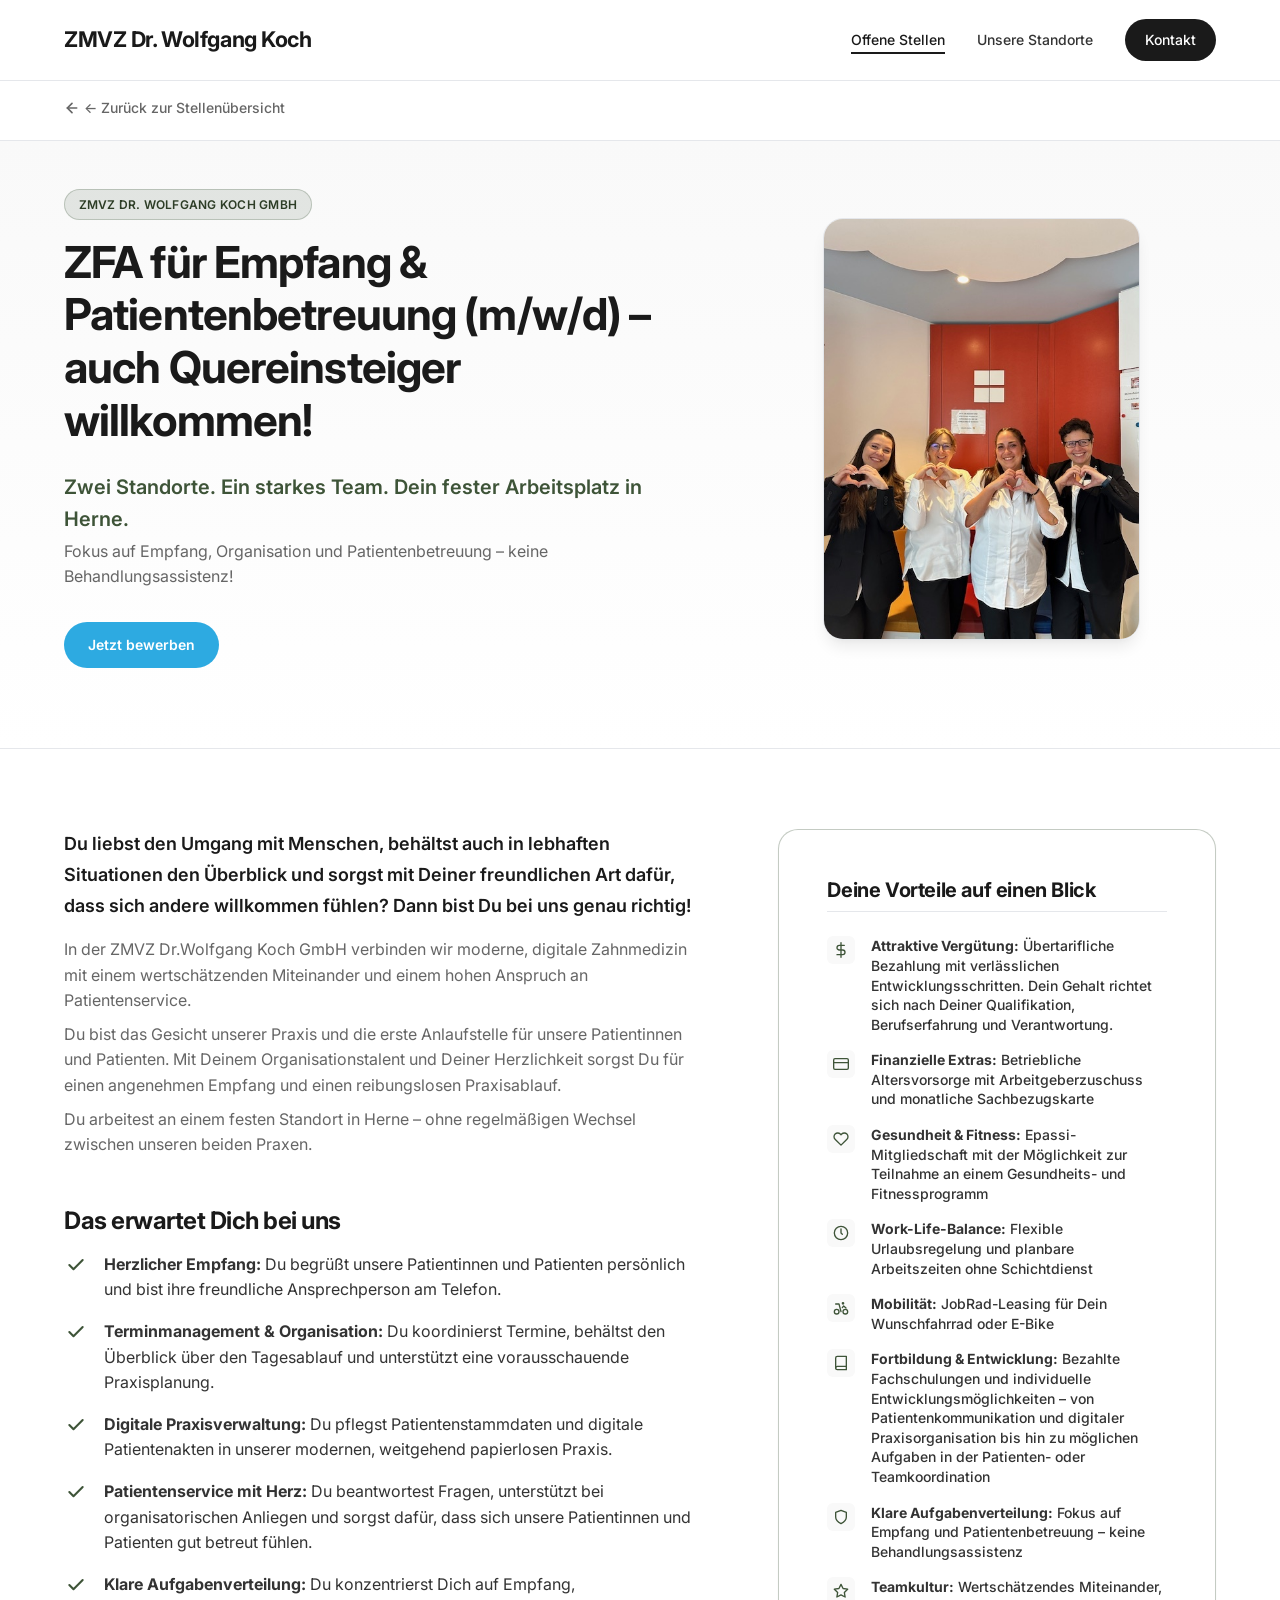
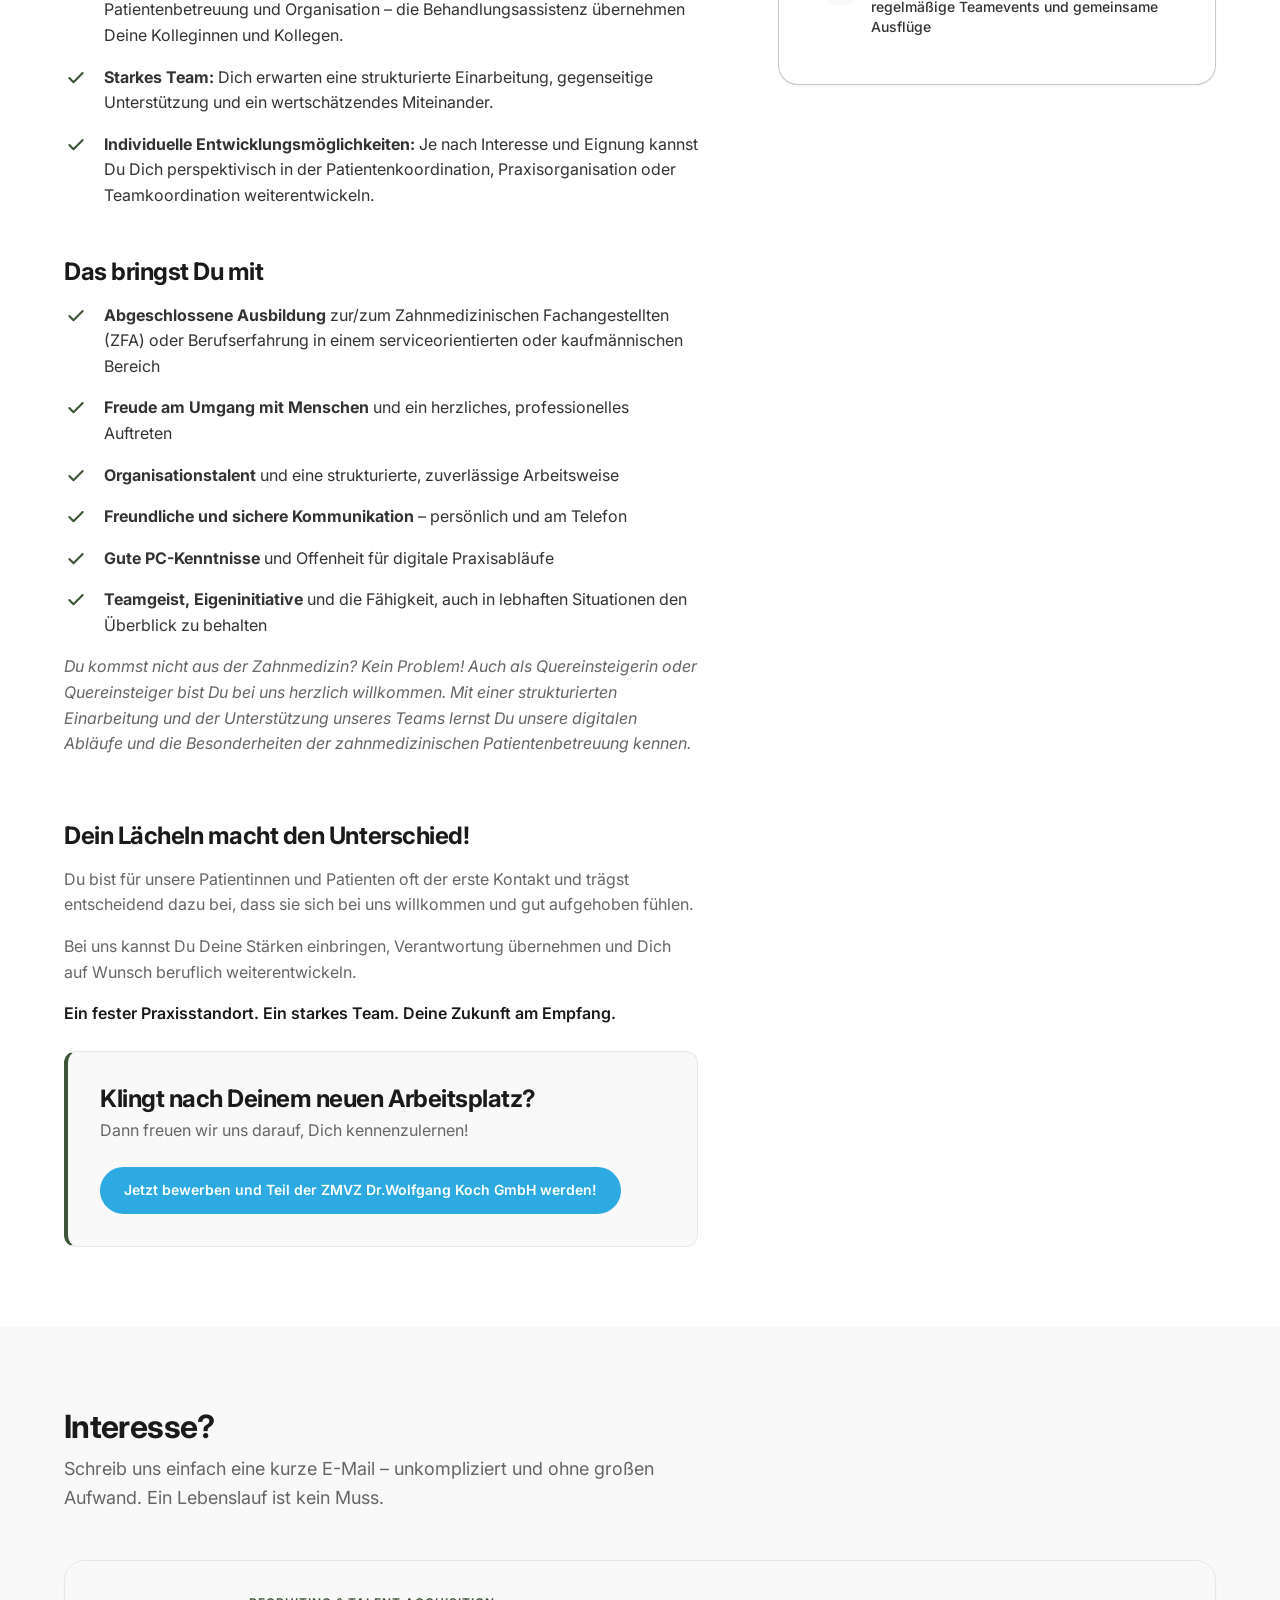
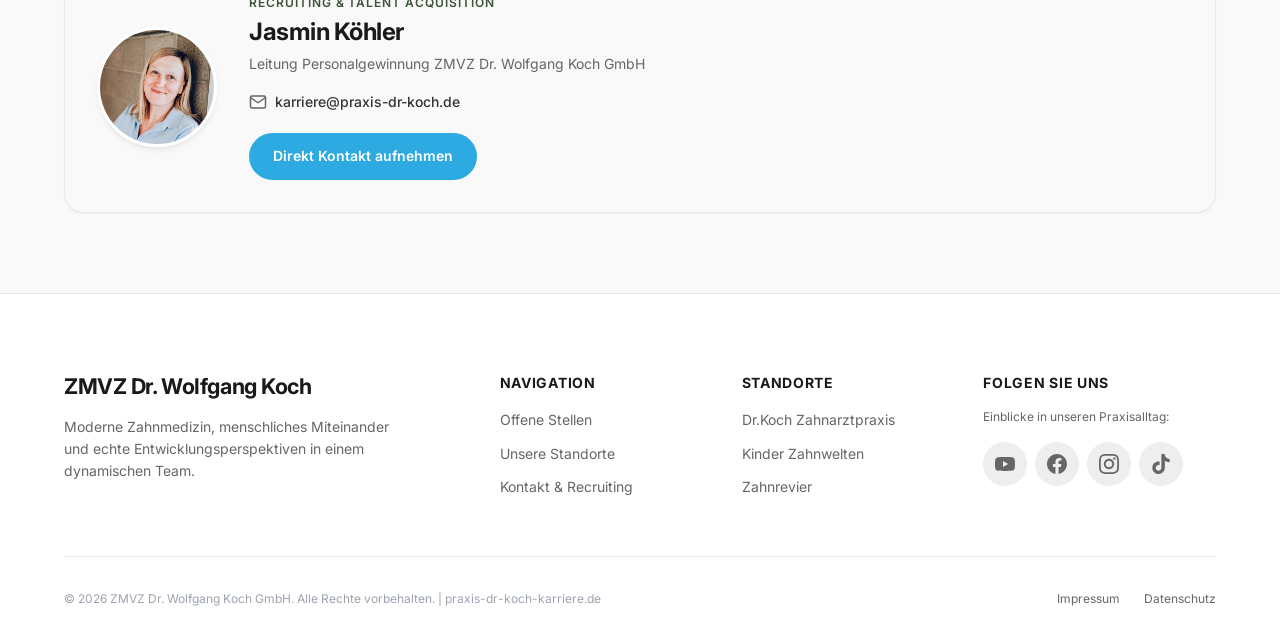
<file: jobs/zfa-anmeldung.html>
<!DOCTYPE html>
<html lang="de">
<head>
  <meta charset="UTF-8">
  <meta name="viewport" content="width=device-width, initial-scale=1.0">
  <title>ZFA für Empfang &amp; Patientenbetreuung (m/w/d) | ZMVZ Dr. Wolfgang Koch GmbH</title>
  <meta name="description" content="Stellenangebot: ZFA für Empfang &amp; Patientenbetreuung (m/w/d) – auch Quereinsteiger in der ZMVZ Dr. Wolfgang Koch GmbH in Herne. Fokus auf Organisation &amp; Patientenservice, feste Arbeitszeiten.">
  
  <!-- Zentrales Stylesheet -->
  <link rel="stylesheet" href="../css/style.css">
</head>
<body>

  <!-- ==========================================================================
       1. Header & Hauptnavigation (Globales Header-Design)
       ========================================================================== -->
  <header class="site-header">
    <div class="container header-container">
      <!-- Logo links -->
      <a href="../index.html" class="site-logo" aria-label="ZMVZ Dr. Wolfgang Koch Startseite">
        <span class="site-logo-text">ZMVZ Dr. Wolfgang Koch</span>
      </a>

      <!-- Mobile Navigation Toggle -->
      <button class="mobile-nav-toggle" aria-label="Menü öffnen" aria-expanded="false">
        <svg viewBox="0 0 24 24" fill="none" stroke="currentColor" stroke-width="2" stroke-linecap="round" stroke-linejoin="round">
          <line x1="3" y1="12" x2="21" y2="12"></line>
          <line x1="3" y1="6" x2="21" y2="6"></line>
          <line x1="3" y1="18" x2="21" y2="18"></line>
        </svg>
      </button>

      <!-- Navigation rechts -->
      <nav class="main-nav" aria-label="Hauptnavigation">
        <ul class="nav-list">
          <li><a href="../jobs.html" class="nav-link active" aria-current="page">Offene Stellen</a></li>
          <li><a href="../index.html#standorte" class="nav-link">Unsere Standorte</a></li>
          <li><a href="#kontakt" class="nav-btn-contact">Kontakt</a></li>
        </ul>
      </nav>
    </div>
  </header>

  <!-- Breadcrumb / Zurück-Link zu jobs.html -->
  <div class="breadcrumb-bar">
    <div class="container">
      <a href="../jobs.html" class="back-link">
        <svg viewBox="0 0 24 24" fill="none" stroke="currentColor" stroke-width="2" stroke-linecap="round" stroke-linejoin="round">
          <line x1="19" y1="12" x2="5" y2="12"></line>
          <polyline points="12 19 5 12 12 5"></polyline>
        </svg>
        ← Zurück zur Stellenübersicht
      </a>
    </div>
  </div>

  <main>
    <!-- ==========================================================================
         2. Hero-Sektion der Stelle (2 Spalten Desktop, 1 Spalte Mobil)
         ========================================================================== -->
    <section class="job-hero">
      <div class="container">
        <div class="job-hero-grid">
          <!-- Linke Spalte: Praxis-Badge, H1-Titel & Untertitel -->
          <div class="job-hero-content">
            <span class="badge badge-koch job-hero-badge">ZMVZ DR. WOLFGANG KOCH GMBH</span>
            <h1 class="job-hero-title">ZFA für Empfang &amp; Patientenbetreuung (m/w/d) – auch Quereinsteiger willkommen!</h1>
            
            <p style="font-size: var(--font-lg); font-weight: 600; color: var(--accent-koch); margin-bottom: var(--space-xs);">
              Zwei Standorte. Ein starkes Team. Dein fester Arbeitsplatz in Herne.
            </p>
            <p class="text-muted" style="font-size: var(--font-base); margin-bottom: var(--space-xl);">
              Fokus auf Empfang, Organisation und Patientenbetreuung – keine Behandlungsassistenz!
            </p>

            <div class="hero-actions">
              <a href="#kontakt" class="btn btn-kinder">Jetzt bewerben</a>
            </div>
          </div>

          <!-- Rechte Spalte: Foto (max. 450px, abgerundete Ecken) -->
          <div class="job-hero-image-wrap" style="max-width: 450px; justify-self: center;">
            <img src="../images/job-anmeldung.jpg" alt="Moderner Empfangsbereich der ZMVZ Dr. Wolfgang Koch GmbH" class="job-hero-image">
          </div>
        </div>
      </div>
    </section>

    <!-- ==========================================================================
         3. Inhaltliche Sektion (Zwei Spalten: 60% Inhalte | 40% Benefits-Box)
         ========================================================================== -->
    <section class="section">
      <div class="container">
        <div class="job-detail-grid">
          
          <!-- Linke Spalte (Breit, ca. 60%): Aufgaben & Profil -->
          <div class="job-main-content">
            <!-- Intro -->
            <article class="content-block">
              <p class="lead" style="font-weight: 600; color: var(--primary-dark); margin-bottom: var(--space-md);">
                Du liebst den Umgang mit Menschen, behältst auch in lebhaften Situationen den Überblick und sorgst mit Deiner freundlichen Art dafür, dass sich andere willkommen fühlen? Dann bist Du bei uns genau richtig!
              </p>
              <p class="text-muted" style="margin-bottom: var(--space-sm);">
                In der ZMVZ Dr.Wolfgang Koch GmbH verbinden wir moderne, digitale Zahnmedizin mit einem wertschätzenden Miteinander und einem hohen Anspruch an Patientenservice.
              </p>
              <p class="text-muted" style="margin-bottom: var(--space-sm);">
                Du bist das Gesicht unserer Praxis und die erste Anlaufstelle für unsere Patientinnen und Patienten. Mit Deinem Organisationstalent und Deiner Herzlichkeit sorgst Du für einen angenehmen Empfang und einen reibungslosen Praxisablauf.
              </p>
              <p class="text-muted" style="margin-bottom: 0;">
                Du arbeitest an einem festen Standort in Herne – ohne regelmäßigen Wechsel zwischen unseren beiden Praxen.
              </p>
            </article>

            <!-- Das erwartet Dich bei uns -->
            <article class="content-block">
              <h2>Das erwartet Dich bei uns</h2>
              
              <ul class="icon-list">
                <li class="icon-list-item">
                  <span class="icon-list-icon">
                    <svg viewBox="0 0 24 24" fill="none" stroke="currentColor" stroke-width="2.5" stroke-linecap="round" stroke-linejoin="round">
                      <polyline points="20 6 9 17 4 12"></polyline>
                    </svg>
                  </span>
                  <span><strong>Herzlicher Empfang:</strong> Du begrüßt unsere Patientinnen und Patienten persönlich und bist ihre freundliche Ansprechperson am Telefon.</span>
                </li>
                <li class="icon-list-item">
                  <span class="icon-list-icon">
                    <svg viewBox="0 0 24 24" fill="none" stroke="currentColor" stroke-width="2.5" stroke-linecap="round" stroke-linejoin="round">
                      <polyline points="20 6 9 17 4 12"></polyline>
                    </svg>
                  </span>
                  <span><strong>Terminmanagement &amp; Organisation:</strong> Du koordinierst Termine, behältst den Überblick über den Tagesablauf und unterstützt eine vorausschauende Praxisplanung.</span>
                </li>
                <li class="icon-list-item">
                  <span class="icon-list-icon">
                    <svg viewBox="0 0 24 24" fill="none" stroke="currentColor" stroke-width="2.5" stroke-linecap="round" stroke-linejoin="round">
                      <polyline points="20 6 9 17 4 12"></polyline>
                    </svg>
                  </span>
                  <span><strong>Digitale Praxisverwaltung:</strong> Du pflegst Patientenstammdaten und digitale Patientenakten in unserer modernen, weitgehend papierlosen Praxis.</span>
                </li>
                <li class="icon-list-item">
                  <span class="icon-list-icon">
                    <svg viewBox="0 0 24 24" fill="none" stroke="currentColor" stroke-width="2.5" stroke-linecap="round" stroke-linejoin="round">
                      <polyline points="20 6 9 17 4 12"></polyline>
                    </svg>
                  </span>
                  <span><strong>Patientenservice mit Herz:</strong> Du beantwortest Fragen, unterstützt bei organisatorischen Anliegen und sorgst dafür, dass sich unsere Patientinnen und Patienten gut betreut fühlen.</span>
                </li>
                <li class="icon-list-item">
                  <span class="icon-list-icon">
                    <svg viewBox="0 0 24 24" fill="none" stroke="currentColor" stroke-width="2.5" stroke-linecap="round" stroke-linejoin="round">
                      <polyline points="20 6 9 17 4 12"></polyline>
                    </svg>
                  </span>
                  <span><strong>Klare Aufgabenverteilung:</strong> Du konzentrierst Dich auf Empfang, Patientenbetreuung und Organisation – die Behandlungsassistenz übernehmen Deine Kolleginnen und Kollegen.</span>
                </li>
                <li class="icon-list-item">
                  <span class="icon-list-icon">
                    <svg viewBox="0 0 24 24" fill="none" stroke="currentColor" stroke-width="2.5" stroke-linecap="round" stroke-linejoin="round">
                      <polyline points="20 6 9 17 4 12"></polyline>
                    </svg>
                  </span>
                  <span><strong>Starkes Team:</strong> Dich erwarten eine strukturierte Einarbeitung, gegenseitige Unterstützung und ein wertschätzendes Miteinander.</span>
                </li>
                <li class="icon-list-item">
                  <span class="icon-list-icon">
                    <svg viewBox="0 0 24 24" fill="none" stroke="currentColor" stroke-width="2.5" stroke-linecap="round" stroke-linejoin="round">
                      <polyline points="20 6 9 17 4 12"></polyline>
                    </svg>
                  </span>
                  <span><strong>Individuelle Entwicklungsmöglichkeiten:</strong> Je nach Interesse und Eignung kannst Du Dich perspektivisch in der Patientenkoordination, Praxisorganisation oder Teamkoordination weiterentwickeln.</span>
                </li>
              </ul>
            </article>

            <!-- Das bringst Du mit -->
            <article class="content-block">
              <h2>Das bringst Du mit</h2>

              <ul class="icon-list">
                <li class="icon-list-item">
                  <span class="icon-list-icon">
                    <svg viewBox="0 0 24 24" fill="none" stroke="currentColor" stroke-width="2.5" stroke-linecap="round" stroke-linejoin="round">
                      <polyline points="20 6 9 17 4 12"></polyline>
                    </svg>
                  </span>
                  <span><strong>Abgeschlossene Ausbildung</strong> zur/zum Zahnmedizinischen Fachangestellten (ZFA) oder Berufserfahrung in einem serviceorientierten oder kaufmännischen Bereich</span>
                </li>
                <li class="icon-list-item">
                  <span class="icon-list-icon">
                    <svg viewBox="0 0 24 24" fill="none" stroke="currentColor" stroke-width="2.5" stroke-linecap="round" stroke-linejoin="round">
                      <polyline points="20 6 9 17 4 12"></polyline>
                    </svg>
                  </span>
                  <span><strong>Freude am Umgang mit Menschen</strong> und ein herzliches, professionelles Auftreten</span>
                </li>
                <li class="icon-list-item">
                  <span class="icon-list-icon">
                    <svg viewBox="0 0 24 24" fill="none" stroke="currentColor" stroke-width="2.5" stroke-linecap="round" stroke-linejoin="round">
                      <polyline points="20 6 9 17 4 12"></polyline>
                    </svg>
                  </span>
                  <span><strong>Organisationstalent</strong> und eine strukturierte, zuverlässige Arbeitsweise</span>
                </li>
                <li class="icon-list-item">
                  <span class="icon-list-icon">
                    <svg viewBox="0 0 24 24" fill="none" stroke="currentColor" stroke-width="2.5" stroke-linecap="round" stroke-linejoin="round">
                      <polyline points="20 6 9 17 4 12"></polyline>
                    </svg>
                  </span>
                  <span><strong>Freundliche und sichere Kommunikation</strong> – persönlich und am Telefon</span>
                </li>
                <li class="icon-list-item">
                  <span class="icon-list-icon">
                    <svg viewBox="0 0 24 24" fill="none" stroke="currentColor" stroke-width="2.5" stroke-linecap="round" stroke-linejoin="round">
                      <polyline points="20 6 9 17 4 12"></polyline>
                    </svg>
                  </span>
                  <span><strong>Gute PC-Kenntnisse</strong> und Offenheit für digitale Praxisabläufe</span>
                </li>
                <li class="icon-list-item">
                  <span class="icon-list-icon">
                    <svg viewBox="0 0 24 24" fill="none" stroke="currentColor" stroke-width="2.5" stroke-linecap="round" stroke-linejoin="round">
                      <polyline points="20 6 9 17 4 12"></polyline>
                    </svg>
                  </span>
                  <span><strong>Teamgeist, Eigeninitiative</strong> und die Fähigkeit, auch in lebhaften Situationen den Überblick zu behalten</span>
                </li>
              </ul>

              <p class="text-muted" style="margin-top: var(--space-md); font-style: italic;">
                Du kommst nicht aus der Zahnmedizin? Kein Problem! Auch als Quereinsteigerin oder Quereinsteiger bist Du bei uns herzlich willkommen. Mit einer strukturierten Einarbeitung und der Unterstützung unseres Teams lernst Du unsere digitalen Abläufe und die Besonderheiten der zahnmedizinischen Patientenbetreuung kennen.
              </p>
            </article>

            <!-- Abschluss / Zukunft gestalten -->
            <article class="content-block">
              <h2>Dein Lächeln macht den Unterschied!</h2>
              <p class="text-muted" style="margin-bottom: var(--space-md);">
                Du bist für unsere Patientinnen und Patienten oft der erste Kontakt und trägst entscheidend dazu bei, dass sie sich bei uns willkommen und gut aufgehoben fühlen.
              </p>
              <p class="text-muted" style="margin-bottom: var(--space-md);">
                Bei uns kannst Du Deine Stärken einbringen, Verantwortung übernehmen und Dich auf Wunsch beruflich weiterentwickeln.
              </p>
              <p class="text-muted" style="font-weight: 600; color: var(--primary-dark); margin-bottom: var(--space-lg);">
                Ein fester Praxisstandort. Ein starkes Team. Deine Zukunft am Empfang.
              </p>

              <div class="cta-banner" style="background-color: var(--bg-light); border: 1px solid var(--border-color); border-left: 4px solid var(--accent-koch); border-radius: var(--radius-md); padding: var(--space-xl); margin-top: var(--space-lg);">
                <h3 style="margin-top: 0; margin-bottom: var(--space-xs); font-size: var(--font-xl); color: var(--primary-dark);">Klingt nach Deinem neuen Arbeitsplatz?</h3>
                <p style="margin-bottom: var(--space-lg); color: var(--text-muted); font-size: var(--font-base);">
                  Dann freuen wir uns darauf, Dich kennenzulernen!
                </p>
                <a href="#kontakt" class="btn btn-kinder" data-user="karriere" data-domain="praxis-dr-koch.de" data-job-title="ZFA für Empfang &amp; Patientenbetreuung (m/w/d)">
                  Jetzt bewerben und Teil der ZMVZ Dr.Wolfgang Koch GmbH werden!
                </a>
              </div>
            </article>
          </div>

          <!-- Rechte Spalte (Schmal, ca. 40%): Schwebende "Vorteile-Box" mit feinem, grünem Rahmen -->
          <aside>
            <div class="benefits-box benefits-box-koch">
              <h3 class="benefits-box-title">Deine Vorteile auf einen Blick</h3>
              <div class="benefits-list">
                
                <div class="benefit-item">
                  <span class="benefit-item-icon">
                    <svg viewBox="0 0 24 24" fill="none" stroke="currentColor" stroke-width="2" stroke-linecap="round" stroke-linejoin="round">
                      <line x1="12" y1="1" x2="12" y2="23"></line>
                      <path d="M17 5H9.5a3.5 3.5 0 0 0 0 7h5a3.5 3.5 0 0 1 0 7H6"></path>
                    </svg>
                  </span>
                  <span><strong>Attraktive Vergütung:</strong> Übertarifliche Bezahlung mit verlässlichen Entwicklungsschritten. Dein Gehalt richtet sich nach Deiner Qualifikation, Berufserfahrung und Verantwortung.</span>
                </div>

                <div class="benefit-item">
                  <span class="benefit-item-icon">
                    <svg viewBox="0 0 24 24" fill="none" stroke="currentColor" stroke-width="2" stroke-linecap="round" stroke-linejoin="round">
                      <rect x="1" y="4" width="22" height="16" rx="2" ry="2"></rect>
                      <line x1="1" y1="10" x2="23" y2="10"></line>
                    </svg>
                  </span>
                  <span><strong>Finanzielle Extras:</strong> Betriebliche Altersvorsorge mit Arbeitgeberzuschuss und monatliche Sachbezugskarte</span>
                </div>

                <div class="benefit-item">
                  <span class="benefit-item-icon">
                    <svg viewBox="0 0 24 24" fill="none" stroke="currentColor" stroke-width="2" stroke-linecap="round" stroke-linejoin="round">
                      <path d="M20.84 4.61a5.5 5.5 0 0 0-7.78 0L12 5.67l-1.06-1.06a5.5 5.5 0 0 0-7.78 7.78l1.06 1.06L12 21.23l7.78-7.78 1.06-1.06a5.5 5.5 0 0 0 0-7.78z"></path>
                    </svg>
                  </span>
                  <span><strong>Gesundheit &amp; Fitness:</strong> Epassi-Mitgliedschaft mit der Möglichkeit zur Teilnahme an einem Gesundheits- und Fitnessprogramm</span>
                </div>

                <div class="benefit-item">
                  <span class="benefit-item-icon">
                    <svg viewBox="0 0 24 24" fill="none" stroke="currentColor" stroke-width="2" stroke-linecap="round" stroke-linejoin="round">
                      <circle cx="12" cy="12" r="10"></circle>
                      <polyline points="12 6 12 12 14 14"></polyline>
                    </svg>
                  </span>
                  <span><strong>Work-Life-Balance:</strong> Flexible Urlaubsregelung und planbare Arbeitszeiten ohne Schichtdienst</span>
                </div>

                <div class="benefit-item">
                  <span class="benefit-item-icon">
                    <svg viewBox="0 0 24 24" fill="none" stroke="currentColor" stroke-width="2" stroke-linecap="round" stroke-linejoin="round">
                      <circle cx="5.5" cy="17.5" r="3.5"></circle>
                      <circle cx="18.5" cy="17.5" r="3.5"></circle>
                      <path d="M15 6a1 1 0 1 0 0-2 1 1 0 0 0 0 2zm-3 11.5L9 6H4m10 5.5l2-2.5 3.5 3"></path>
                    </svg>
                  </span>
                  <span><strong>Mobilität:</strong> JobRad-Leasing für Dein Wunschfahrrad oder E-Bike</span>
                </div>

                <div class="benefit-item">
                  <span class="benefit-item-icon">
                    <svg viewBox="0 0 24 24" fill="none" stroke="currentColor" stroke-width="2" stroke-linecap="round" stroke-linejoin="round">
                      <path d="M4 19.5A2.5 2.5 0 0 1 6.5 17H20"></path>
                      <path d="M6.5 2H20v20H6.5A2.5 2.5 0 0 1 4 19.5v-15A2.5 2.5 0 0 1 6.5 2z"></path>
                    </svg>
                  </span>
                  <span><strong>Fortbildung &amp; Entwicklung:</strong> Bezahlte Fachschulungen und individuelle Entwicklungsmöglichkeiten – von Patientenkommunikation und digitaler Praxisorganisation bis hin zu möglichen Aufgaben in der Patienten- oder Teamkoordination</span>
                </div>

                <div class="benefit-item">
                  <span class="benefit-item-icon">
                    <svg viewBox="0 0 24 24" fill="none" stroke="currentColor" stroke-width="2" stroke-linecap="round" stroke-linejoin="round">
                      <path d="M12 22s8-4 8-10V5l-8-3-8 3v7c0 6 8 10 8 10z"></path>
                    </svg>
                  </span>
                  <span><strong>Klare Aufgabenverteilung:</strong> Fokus auf Empfang und Patientenbetreuung – keine Behandlungsassistenz</span>
                </div>

                <div class="benefit-item">
                  <span class="benefit-item-icon">
                    <svg viewBox="0 0 24 24" fill="none" stroke="currentColor" stroke-width="2" stroke-linecap="round" stroke-linejoin="round">
                      <polygon points="12 2 15.09 8.26 22 9.27 17 14.14 18.18 21.02 12 17.77 5.82 21.02 7 14.14 2 9.27 8.91 8.26 12 2"></polygon>
                    </svg>
                  </span>
                  <span><strong>Teamkultur:</strong> Wertschätzendes Miteinander, regelmäßige Teamevents und gemeinsame Ausflüge</span>
                </div>

              </div>
            </div>
          </aside>

        </div>
      </div>
    </section>

    <!-- ==========================================================================
         4. Ansprechpartner-Widget für Frau Köhler (.contact-widget)
         ========================================================================== -->
    <section id="kontakt" class="section section-light">
      <div class="container">
        <h2 class="section-title">Interesse?</h2>
        <p class="section-subtitle">Schreib uns einfach eine kurze E-Mail – unkompliziert und ohne großen Aufwand. Ein Lebenslauf ist kein Muss.</p>

        <!-- Kontakt-Widget -->
        <div class="contact-widget">
          <div class="contact-widget-avatar-wrap">
            <img src="../images/frau-koehler.jpg" alt="Portrait von Frau Köhler – Recruiting &amp; Talent Acquisition" class="contact-widget-avatar">
          </div>
          
          <div class="contact-widget-info">
            <span class="contact-widget-role">RECRUITING &amp; TALENT ACQUISITION</span>
            <h3 class="contact-widget-name">Jasmin Köhler</h3>
            <p class="contact-widget-title">Leitung Personalgewinnung ZMVZ Dr. Wolfgang Koch GmbH</p>

            <div class="contact-widget-details">
             

              <a href="mailto:karriere@praxis-dr-koch.de" class="contact-widget-item" aria-label="E-Mail an Frau Köhler senden">
                <svg viewBox="0 0 24 24" fill="none" stroke="currentColor" stroke-width="2" stroke-linecap="round" stroke-linejoin="round">
                  <path d="M4 4h16c1.1 0 2 .9 2 2v12c0 1.1-.9 2-2 2H4c-1.1 0-2-.9-2-2V6c0-1.1.9-2 2-2z"></path>
                  <polyline points="22,6 12,13 2,6"></polyline>
                </svg>
                <span>karriere@praxis-dr-koch.de</span>
              </a>
            </div>

            <div class="contact-widget-cta">
              <a href="#" class="btn btn-kinder" data-user="karriere" data-domain="praxis-dr-koch.de">
                Direkt Kontakt aufnehmen
              </a>
            </div>
          </div>
        </div>
      </div>
    </section>
  </main>

  <!-- ==========================================================================
       5. Globaler Footer
       ========================================================================== -->
  <footer class="site-footer">
    <div class="container">
      <div class="footer-top">
        <!-- Brand Spalte -->
        <div class="footer-brand">
          <a href="../index.html" class="site-logo" aria-label="ZMVZ Dr. Wolfgang Koch Startseite">
            <span class="site-logo-text">ZMVZ Dr. Wolfgang Koch</span>
          </a>
          <p>
            Moderne Zahnmedizin, menschliches Miteinander und echte Entwicklungsperspektiven in einem dynamischen Team.
          </p>
        </div>

        <!-- Links Spalte 1 -->
        <div>
          <h4 class="footer-heading">Navigation</h4>
          <ul class="footer-links">
            <li><a href="../jobs.html">Offene Stellen</a></li>
            <li><a href="../index.html#standorte">Unsere Standorte</a></li>
            <li><a href="#kontakt">Kontakt &amp; Recruiting</a></li>
          </ul>
        </div>

        <!-- Links Spalte 2 -->
        <div>
          <h4 class="footer-heading">Standorte</h4>
          <ul class="footer-links">
            <li><a href="https://www.praxis-dr-koch.de/" target="_blank" rel="noopener noreferrer">Dr.Koch Zahnarztpraxis</a></li>
            <li><a href="https://kinder-zahnwelten.de/" target="_blank" rel="noopener noreferrer">Kinder Zahnwelten</a></li>
            <li><a href="https://zahnrevier.de/" target="_blank" rel="noopener noreferrer">Zahnrevier</a></li>
          </ul>
        </div>

        <!-- Social Media Spalte -->
        <div>
          <h4 class="footer-heading">Folgen Sie uns</h4>
          <p class="text-muted" style="font-size: var(--font-xs); margin-bottom: var(--space-md);">
            Einblicke in unseren Praxisalltag:
          </p>
          
          <div class="social-links" aria-label="Social Media Kanäle">
            <!-- YouTube -->
            <a href="https://www.youtube.com/channel/UCBZ_MBWrruyP1A4gJ_5atKA" 
               class="social-btn" 
               target="_blank" 
               rel="noopener noreferrer" 
               title="YouTube – Dr. Koch"
               aria-label="YouTube Kanal öffnen">
              <svg viewBox="0 0 24 24">
                <path d="M23.498 6.186a3.016 3.016 0 0 0-2.122-2.136C19.505 3.545 12 3.545 12 3.545s-7.505 0-9.377.505A3.017 3.017 0 0 0 .502 6.186C0 8.07 0 12 0 12s0 3.93.502 5.814a3.016 3.016 0 0 0 2.122 2.136c1.871.505 9.376.505 9.376.505s7.505 0 9.377-.505a3.015 3.015 0 0 0 2.122-2.136C24 15.93 24 12 24 12s0-3.93-.502-5.814zM9.545 15.568V8.432L15.818 12l-6.273 3.568z"/>
              </svg>
            </a>

            <!-- Facebook -->
            <a href="https://www.facebook.com/Dr.KochZahnarztpraxis" 
               class="social-btn" 
               target="_blank" 
               rel="noopener noreferrer" 
               title="Facebook – Dr. Koch Zahnarztpraxis"
               aria-label="Facebook Seite öffnen">
              <svg viewBox="0 0 24 24">
                <path d="M24 12.073c0-6.627-5.373-12-12-12s-12 5.373-12 12c0 5.99 4.388 10.954 10.125 11.854v-8.385H7.078v-3.47h3.047V9.43c0-3.007 1.792-4.669 4.533-4.669 1.312 0 2.686.235 2.686.235v2.953H15.83c-1.491 0-1.956.925-1.956 1.874v2.25h3.328l-.532 3.47h-2.796v8.385C19.612 23.027 24 18.062 24 12.073z"/>
              </svg>
            </a>

            <!-- Instagram -->
            <a href="https://www.instagram.com/dr.koch.zahnarztpraxis/" 
               class="social-btn" 
               target="_blank" 
               rel="noopener noreferrer" 
               title="Instagram – Dr. Koch Zahnarztpraxis"
               aria-label="Instagram Profil öffnen">
              <svg viewBox="0 0 24 24">
                <path d="M12 2.163c3.204 0 3.584.012 4.85.07 3.252.148 4.771 1.691 4.919 4.919.058 1.265.069 1.645.069 4.849 0 3.205-.012 3.584-.069 4.849-.149 3.225-1.664 4.771-4.919 4.919-1.266.058-1.644.07-4.85.07-3.204 0-3.584-.012-4.849-.07-3.26-.149-4.771-1.699-4.919-4.92-.058-1.265-.07-1.644-.07-4.849 0-3.204.013-3.583.07-4.849.149-3.227 1.664-4.771 4.919-4.919 1.266-.057 1.645-.069 4.849-.069zm0-2.163c-3.259 0-3.667.014-4.947.072-4.358.2-6.78 2.618-6.98 6.98-.059 1.281-.073 1.689-.073 4.948 0 3.259.014 3.668.072 4.948.2 4.358 2.618 6.78 6.98 6.98 1.281.058 1.689.072 4.948.072 3.259 0 3.668-.014 4.948-.072 4.354-.2 6.782-2.618 6.979-6.98.059-1.28.073-1.689.073-4.948 0-3.259-.014-3.667-.072-4.947-.196-4.354-2.617-6.78-6.979-6.98-1.281-.059-1.69-.073-4.949-.073zm0 5.838c-3.403 0-6.162 2.759-6.162 6.162s2.759 6.163 6.162 6.163 6.162-2.759 6.162-6.163c0-3.403-2.759-6.162-6.162-6.162zm0 10.162c-2.209 0-4-1.79-4-4 0-2.209 1.791-4 4-4s4 1.791 4 4c0 2.21-1.791 4-4 4zm6.406-11.845c-.796 0-1.441.645-1.441 1.44s.645 1.44 1.441 1.44c.795 0 1.439-.645 1.439-1.44s-.644-1.44-1.439-1.44z"/>
              </svg>
            </a>

            <!-- TikTok -->
            <a href="https://www.tiktok.com/@kinderzahnwelten" 
               class="social-btn" 
               target="_blank" 
               rel="noopener noreferrer" 
               title="TikTok – @kinderzahnwelten"
               aria-label="TikTok Profil öffnen">
              <svg viewBox="0 0 24 24">
                <path d="M12.525.02c1.31-.02 2.61-.01 3.91-.02.08 1.53.63 3.09 1.75 4.17 1.12 1.11 2.7 1.62 4.24 1.79v4.03c-1.44-.05-2.89-.35-4.2-.97-.57-.26-1.1-.59-1.62-.93-.01 2.92.01 5.84-.02 8.75-.08 1.4-.54 2.79-1.35 3.94-1.31 1.92-3.58 3.17-5.91 3.21-1.43.08-2.86-.31-4.08-1.03-2.02-1.19-3.44-3.37-3.65-5.71-.02-.5-.03-1-.01-1.49.18-1.9 1.12-3.72 2.58-4.96 1.66-1.44 3.98-2.13 6.15-1.72.02 1.48-.04 2.96-.04 4.44-.99-.32-2.15-.23-3.02.37-.63.41-1.11 1.04-1.36 1.75-.21.51-.24 1.07-.14 1.61.24 1.64 1.82 2.89 3.5 2.72 1.14-.07 2.19-.74 2.75-1.74.32-.54.48-1.17.47-1.81.03-4.52-.01-9.04.01-13.56z"/>
              </svg>
            </a>
          </div>
        </div>
      </div>

      <!-- Footer Bottom Bar -->
      <div class="footer-bottom">
        <div>
          &copy; 2026 ZMVZ Dr. Wolfgang Koch GmbH. Alle Rechte vorbehalten. | <a href="https://praxis-dr-koch-karriere.de" style="color: inherit;">praxis-dr-koch-karriere.de</a>
        </div>
        <div class="footer-legal-links">
          <a href="../impressum.html">Impressum</a>
          <a href="../datenschutz.html">Datenschutz</a>
        </div>
      </div>
    </div>
  </footer>

  <!-- Globales JavaScript (inkl. Spamschutz für Bewerbungsbutton) -->
  <script src="../js/main.js"></script>
</body>
</html>
</file>
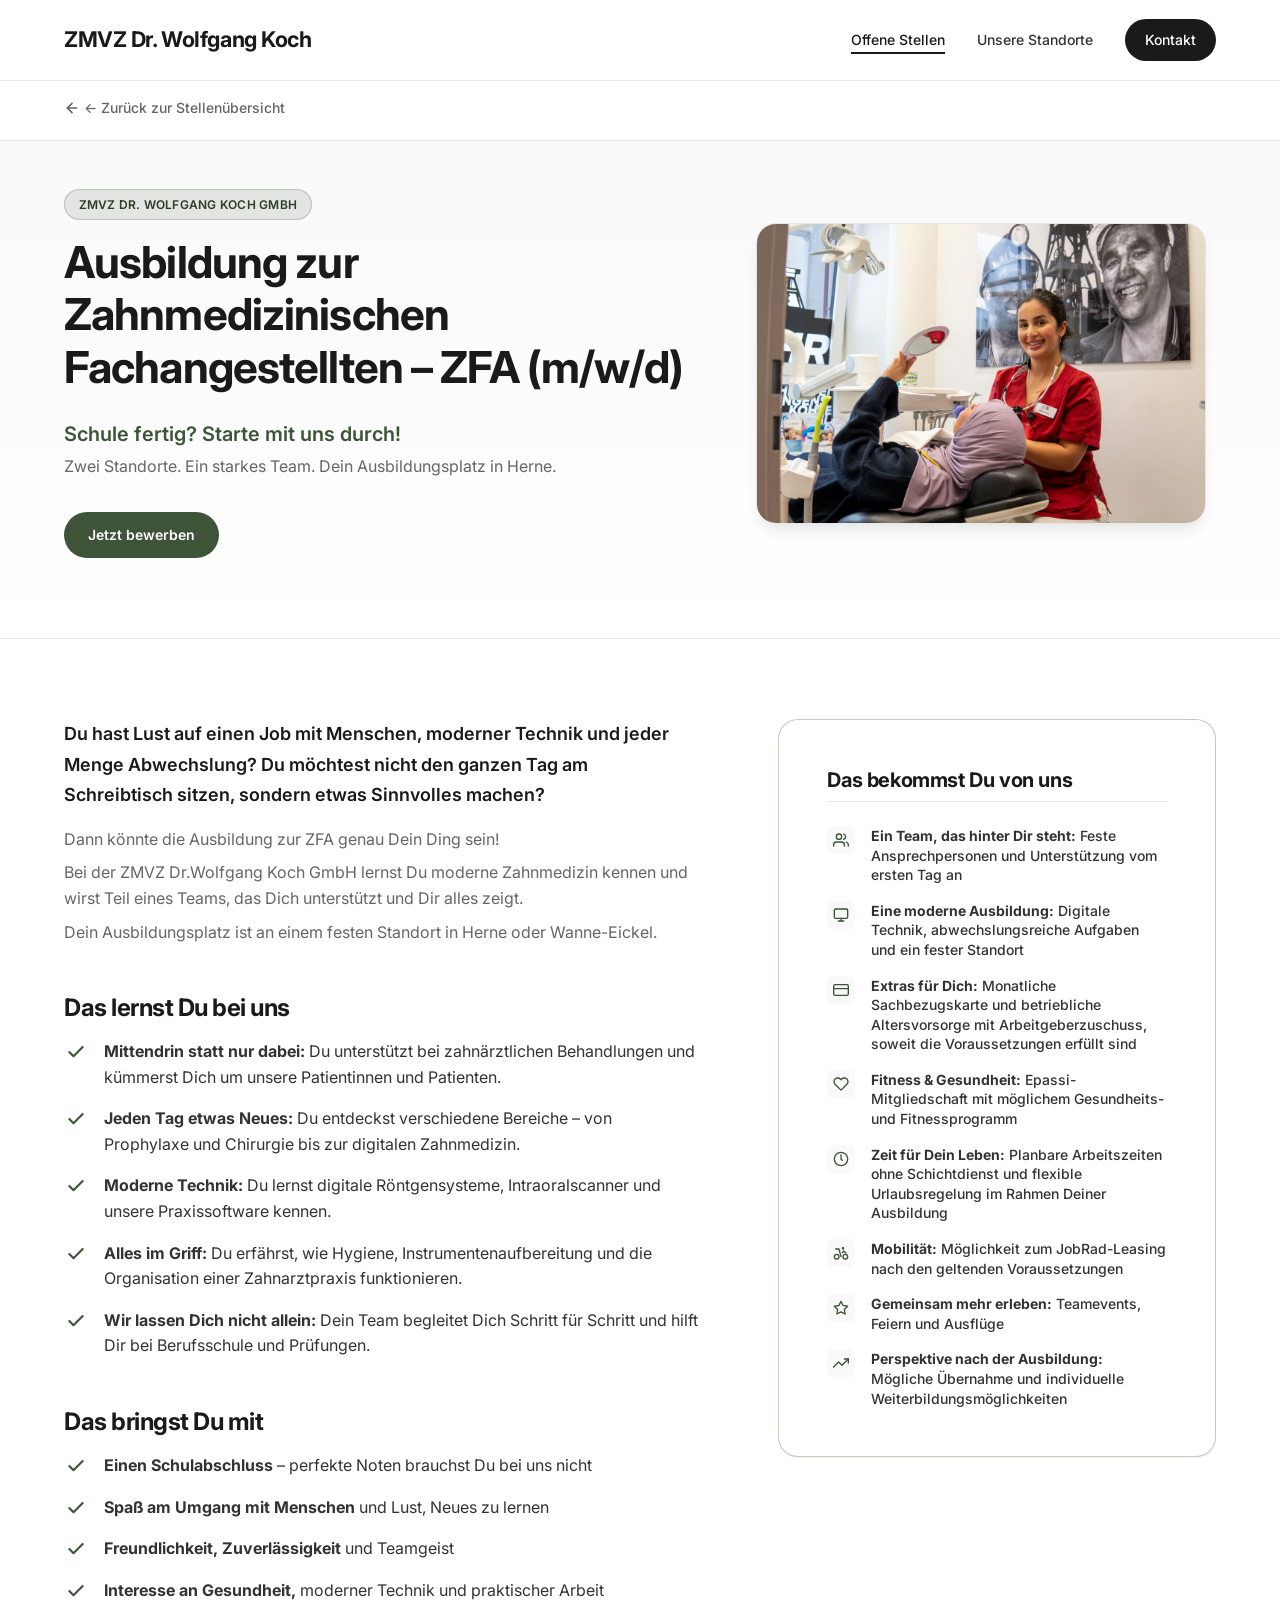
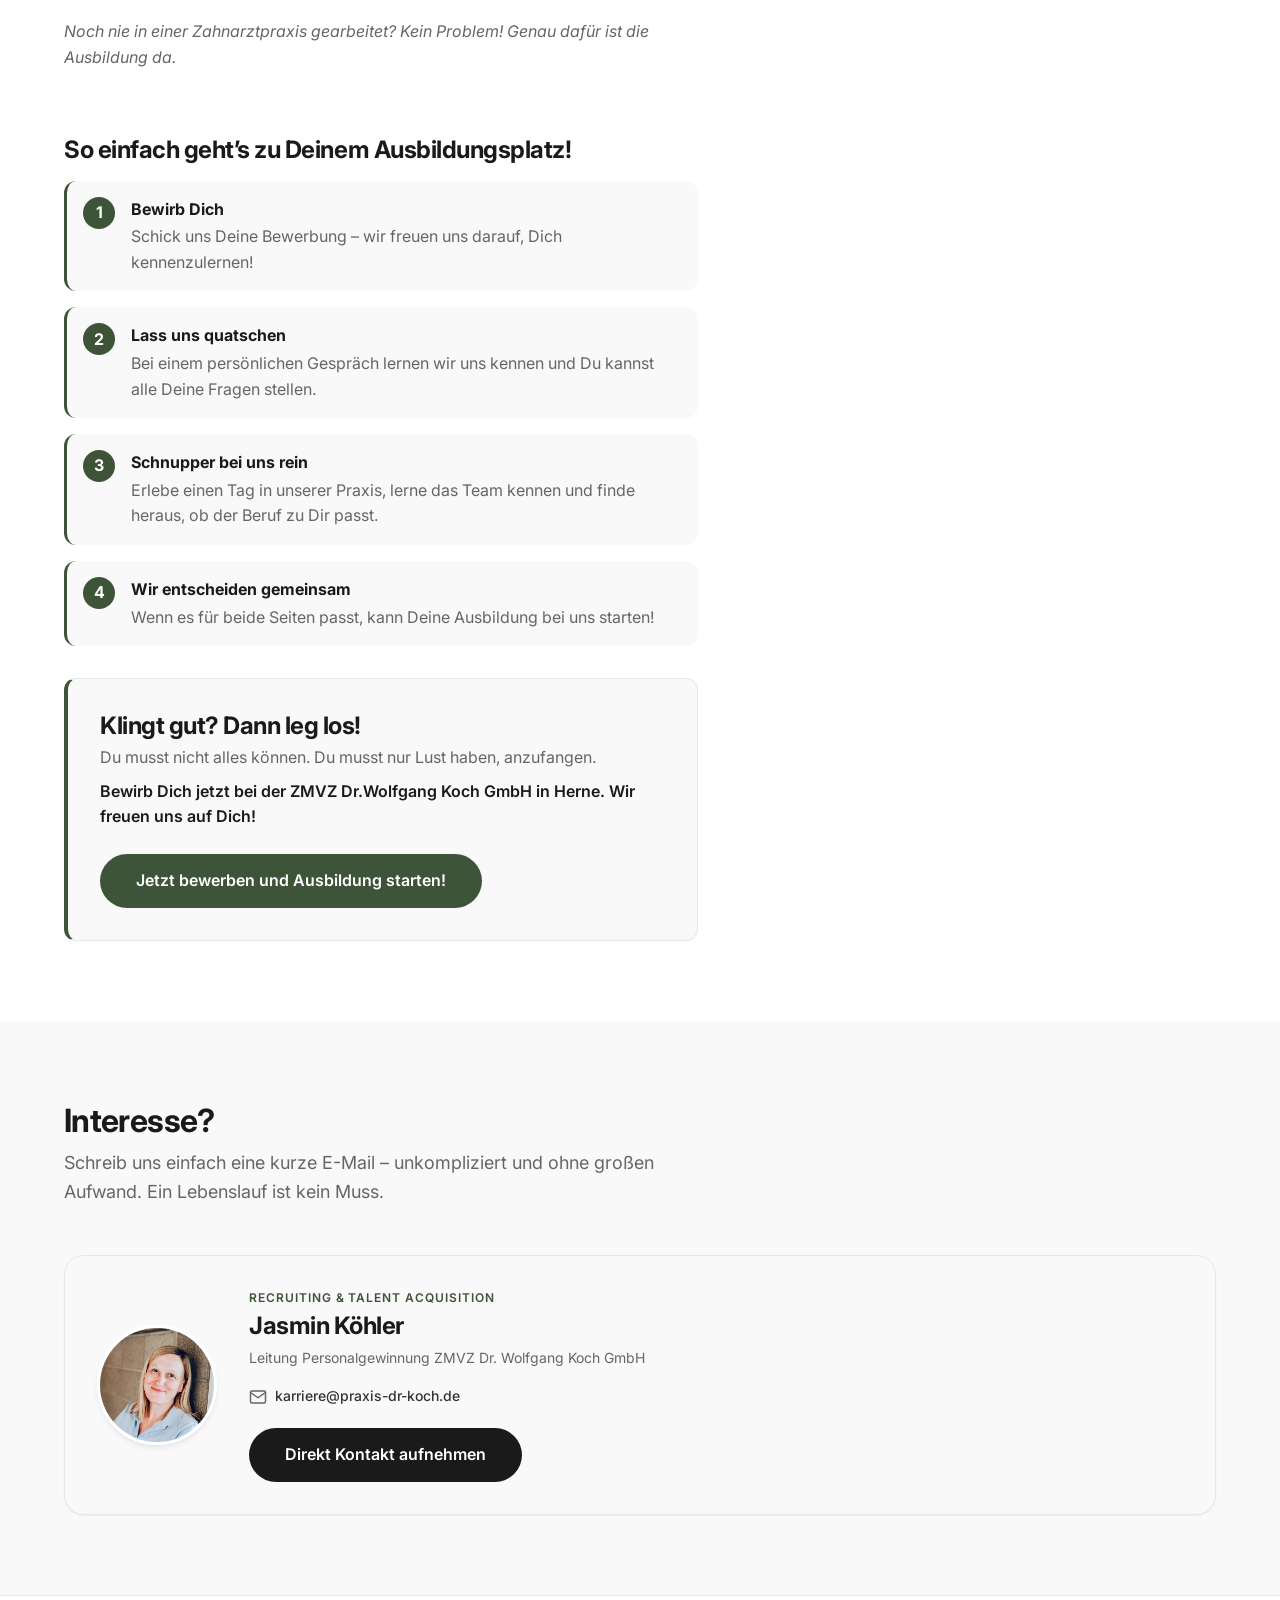
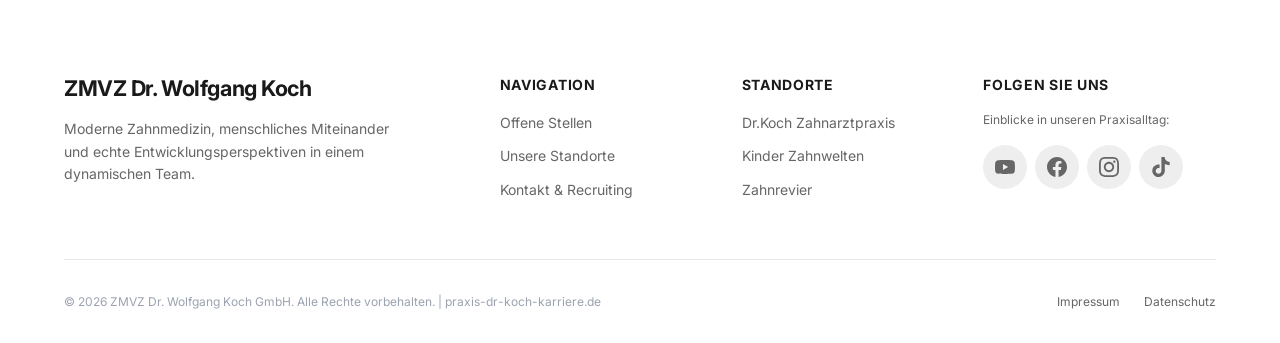
<file: jobs/zfa-azubi.html>
<!DOCTYPE html>
<html lang="de">
<head>
  <meta charset="UTF-8">
  <meta name="viewport" content="width=device-width, initial-scale=1.0">
  <title>Ausbildung zur Zahnmedizinischen Fachangestellten – ZFA (m/w/d) | ZMVZ Dr. Wolfgang Koch GmbH</title>
  <meta name="description" content="Ausbildungsplatz: Ausbildung zur Zahnmedizinischen Fachangestellten – ZFA (m/w/d) in der ZMVZ Dr. Wolfgang Koch GmbH in Herne oder Wanne-Eickel. Modernes Umfeld, familiäres Team &amp; echte Übernahmechancen.">
  
  <!-- Zentrales Stylesheet -->
  <link rel="stylesheet" href="../css/style.css">
</head>
<body>

  <!-- ==========================================================================
       1. Header & Hauptnavigation (Globales Header-Design)
       ========================================================================== -->
  <header class="site-header">
    <div class="container header-container">
      <!-- Logo links -->
      <a href="../index.html" class="site-logo" aria-label="ZMVZ Dr. Wolfgang Koch Startseite">
        <span class="site-logo-text">ZMVZ Dr. Wolfgang Koch</span>
      </a>

      <!-- Mobile Navigation Toggle -->
      <button class="mobile-nav-toggle" aria-label="Menü öffnen" aria-expanded="false">
        <svg viewBox="0 0 24 24" fill="none" stroke="currentColor" stroke-width="2" stroke-linecap="round" stroke-linejoin="round">
          <line x1="3" y1="12" x2="21" y2="12"></line>
          <line x1="3" y1="6" x2="21" y2="6"></line>
          <line x1="3" y1="18" x2="21" y2="18"></line>
        </svg>
      </button>

      <!-- Navigation rechts -->
      <nav class="main-nav" aria-label="Hauptnavigation">
        <ul class="nav-list">
          <li><a href="../jobs.html" class="nav-link active" aria-current="page">Offene Stellen</a></li>
          <li><a href="../index.html#standorte" class="nav-link">Unsere Standorte</a></li>
          <li><a href="#kontakt" class="nav-btn-contact">Kontakt</a></li>
        </ul>
      </nav>
    </div>
  </header>

  <!-- Breadcrumb / Zurück-Link zu jobs.html -->
  <div class="breadcrumb-bar">
    <div class="container">
      <a href="../jobs.html" class="back-link">
        <svg viewBox="0 0 24 24" fill="none" stroke="currentColor" stroke-width="2" stroke-linecap="round" stroke-linejoin="round">
          <line x1="19" y1="12" x2="5" y2="12"></line>
          <polyline points="12 19 5 12 12 5"></polyline>
        </svg>
        ← Zurück zur Stellenübersicht
      </a>
    </div>
  </div>

  <main>
    <!-- ==========================================================================
         2. Hero-Sektion der Stelle (2 Spalten Desktop, 1 Spalte Mobil)
         ========================================================================== -->
    <section class="job-hero">
      <div class="container">
        <div class="job-hero-grid">
          <!-- Linke Spalte: Praxis-Badge, H1-Titel & Untertitel -->
          <div class="job-hero-content">
            <span class="badge badge-koch job-hero-badge">ZMVZ DR. WOLFGANG KOCH GMBH</span>
            <h1 class="job-hero-title">Ausbildung zur Zahnmedizinischen Fachangestellten – ZFA (m/w/d)</h1>
            
            <p style="font-size: var(--font-lg); font-weight: 600; color: var(--accent-koch); margin-bottom: var(--space-xs);">
              Schule fertig? Starte mit uns durch!
            </p>
            <p class="text-muted" style="font-size: var(--font-base); margin-bottom: var(--space-xl);">
              Zwei Standorte. Ein starkes Team. Dein Ausbildungsplatz in Herne.
            </p>

            <div class="hero-actions">
              <a href="#kontakt" class="btn btn-primary">Jetzt bewerben</a>
            </div>
          </div>

          <!-- Rechte Spalte: Foto (max. 450px, abgerundete Ecken) -->
          <div class="job-hero-image-wrap" style="max-width: 450px; justify-self: center;">
            <img src="../images/job-azubi.jpg" alt="Auszubildende in der ZMVZ Dr. Wolfgang Koch GmbH" class="job-hero-image">
          </div>
        </div>
      </div>
    </section>

    <!-- ==========================================================================
         3. Inhaltliche Sektion (Zwei Spalten: 60% Inhalte | 40% Benefits-Box)
         ========================================================================== -->
    <section class="section">
      <div class="container">
        <div class="job-detail-grid">
          
          <!-- Linke Spalte (Breit, ca. 60%): Aufgaben, Profil & Bewerbungsprozess -->
          <div class="job-main-content">
            <!-- Intro -->
            <article class="content-block">
              <p class="lead" style="font-weight: 600; color: var(--primary-dark); margin-bottom: var(--space-md);">
                Du hast Lust auf einen Job mit Menschen, moderner Technik und jeder Menge Abwechslung? Du möchtest nicht den ganzen Tag am Schreibtisch sitzen, sondern etwas Sinnvolles machen?
              </p>
              <p class="text-muted" style="margin-bottom: var(--space-sm);">
                Dann könnte die Ausbildung zur ZFA genau Dein Ding sein!
              </p>
              <p class="text-muted" style="margin-bottom: var(--space-sm);">
                Bei der ZMVZ Dr.Wolfgang Koch GmbH lernst Du moderne Zahnmedizin kennen und wirst Teil eines Teams, das Dich unterstützt und Dir alles zeigt.
              </p>
              <p class="text-muted" style="margin-bottom: 0;">
                Dein Ausbildungsplatz ist an einem festen Standort in Herne oder Wanne-Eickel.
              </p>
            </article>

            <!-- Das lernst Du bei uns -->
            <article class="content-block">
              <h2>Das lernst Du bei uns</h2>
              
              <ul class="icon-list">
                <li class="icon-list-item">
                  <span class="icon-list-icon">
                    <svg viewBox="0 0 24 24" fill="none" stroke="currentColor" stroke-width="2.5" stroke-linecap="round" stroke-linejoin="round">
                      <polyline points="20 6 9 17 4 12"></polyline>
                    </svg>
                  </span>
                  <span><strong>Mittendrin statt nur dabei:</strong> Du unterstützt bei zahnärztlichen Behandlungen und kümmerst Dich um unsere Patientinnen und Patienten.</span>
                </li>
                <li class="icon-list-item">
                  <span class="icon-list-icon">
                    <svg viewBox="0 0 24 24" fill="none" stroke="currentColor" stroke-width="2.5" stroke-linecap="round" stroke-linejoin="round">
                      <polyline points="20 6 9 17 4 12"></polyline>
                    </svg>
                  </span>
                  <span><strong>Jeden Tag etwas Neues:</strong> Du entdeckst verschiedene Bereiche – von Prophylaxe und Chirurgie bis zur digitalen Zahnmedizin.</span>
                </li>
                <li class="icon-list-item">
                  <span class="icon-list-icon">
                    <svg viewBox="0 0 24 24" fill="none" stroke="currentColor" stroke-width="2.5" stroke-linecap="round" stroke-linejoin="round">
                      <polyline points="20 6 9 17 4 12"></polyline>
                    </svg>
                  </span>
                  <span><strong>Moderne Technik:</strong> Du lernst digitale Röntgensysteme, Intraoralscanner und unsere Praxissoftware kennen.</span>
                </li>
                <li class="icon-list-item">
                  <span class="icon-list-icon">
                    <svg viewBox="0 0 24 24" fill="none" stroke="currentColor" stroke-width="2.5" stroke-linecap="round" stroke-linejoin="round">
                      <polyline points="20 6 9 17 4 12"></polyline>
                    </svg>
                  </span>
                  <span><strong>Alles im Griff:</strong> Du erfährst, wie Hygiene, Instrumentenaufbereitung und die Organisation einer Zahnarztpraxis funktionieren.</span>
                </li>
                <li class="icon-list-item">
                  <span class="icon-list-icon">
                    <svg viewBox="0 0 24 24" fill="none" stroke="currentColor" stroke-width="2.5" stroke-linecap="round" stroke-linejoin="round">
                      <polyline points="20 6 9 17 4 12"></polyline>
                    </svg>
                  </span>
                  <span><strong>Wir lassen Dich nicht allein:</strong> Dein Team begleitet Dich Schritt für Schritt und hilft Dir bei Berufsschule und Prüfungen.</span>
                </li>
              </ul>
            </article>

            <!-- Das bringst Du mit -->
            <article class="content-block">
              <h2>Das bringst Du mit</h2>

              <ul class="icon-list">
                <li class="icon-list-item">
                  <span class="icon-list-icon">
                    <svg viewBox="0 0 24 24" fill="none" stroke="currentColor" stroke-width="2.5" stroke-linecap="round" stroke-linejoin="round">
                      <polyline points="20 6 9 17 4 12"></polyline>
                    </svg>
                  </span>
                  <span><strong>Einen Schulabschluss</strong> – perfekte Noten brauchst Du bei uns nicht</span>
                </li>
                <li class="icon-list-item">
                  <span class="icon-list-icon">
                    <svg viewBox="0 0 24 24" fill="none" stroke="currentColor" stroke-width="2.5" stroke-linecap="round" stroke-linejoin="round">
                      <polyline points="20 6 9 17 4 12"></polyline>
                    </svg>
                  </span>
                  <span><strong>Spaß am Umgang mit Menschen</strong> und Lust, Neues zu lernen</span>
                </li>
                <li class="icon-list-item">
                  <span class="icon-list-icon">
                    <svg viewBox="0 0 24 24" fill="none" stroke="currentColor" stroke-width="2.5" stroke-linecap="round" stroke-linejoin="round">
                      <polyline points="20 6 9 17 4 12"></polyline>
                    </svg>
                  </span>
                  <span><strong>Freundlichkeit, Zuverlässigkeit</strong> und Teamgeist</span>
                </li>
                <li class="icon-list-item">
                  <span class="icon-list-icon">
                    <svg viewBox="0 0 24 24" fill="none" stroke="currentColor" stroke-width="2.5" stroke-linecap="round" stroke-linejoin="round">
                      <polyline points="20 6 9 17 4 12"></polyline>
                    </svg>
                  </span>
                  <span><strong>Interesse an Gesundheit,</strong> moderner Technik und praktischer Arbeit</span>
                </li>
              </ul>

              <p class="text-muted" style="margin-top: var(--space-md); font-style: italic;">
                Noch nie in einer Zahnarztpraxis gearbeitet? Kein Problem! Genau dafür ist die Ausbildung da.
              </p>
            </article>

            <!-- So einfach geht’s zu Deinem Ausbildungsplatz! -->
            <article class="content-block">
              <h2>So einfach geht’s zu Deinem Ausbildungsplatz!</h2>

              <div style="display: grid; gap: var(--space-md); margin-top: var(--space-md);">
                <div style="display: flex; gap: var(--space-md); align-items: flex-start; padding: var(--space-md); background: var(--bg-light); border-radius: var(--radius-md); border-left: 3px solid var(--accent-koch);">
                  <span style="display: inline-flex; align-items: center; justify-content: center; width: 32px; height: 32px; background: var(--accent-koch); color: #fff; font-weight: 700; border-radius: 50%; flex-shrink: 0;">1</span>
                  <div>
                    <strong style="display: block; font-size: var(--font-base); color: var(--primary-dark); margin-bottom: 2px;">Bewirb Dich</strong>
                    <span class="text-muted">Schick uns Deine Bewerbung – wir freuen uns darauf, Dich kennenzulernen!</span>
                  </div>
                </div>

                <div style="display: flex; gap: var(--space-md); align-items: flex-start; padding: var(--space-md); background: var(--bg-light); border-radius: var(--radius-md); border-left: 3px solid var(--accent-koch);">
                  <span style="display: inline-flex; align-items: center; justify-content: center; width: 32px; height: 32px; background: var(--accent-koch); color: #fff; font-weight: 700; border-radius: 50%; flex-shrink: 0;">2</span>
                  <div>
                    <strong style="display: block; font-size: var(--font-base); color: var(--primary-dark); margin-bottom: 2px;">Lass uns quatschen</strong>
                    <span class="text-muted">Bei einem persönlichen Gespräch lernen wir uns kennen und Du kannst alle Deine Fragen stellen.</span>
                  </div>
                </div>

                <div style="display: flex; gap: var(--space-md); align-items: flex-start; padding: var(--space-md); background: var(--bg-light); border-radius: var(--radius-md); border-left: 3px solid var(--accent-koch);">
                  <span style="display: inline-flex; align-items: center; justify-content: center; width: 32px; height: 32px; background: var(--accent-koch); color: #fff; font-weight: 700; border-radius: 50%; flex-shrink: 0;">3</span>
                  <div>
                    <strong style="display: block; font-size: var(--font-base); color: var(--primary-dark); margin-bottom: 2px;">Schnupper bei uns rein</strong>
                    <span class="text-muted">Erlebe einen Tag in unserer Praxis, lerne das Team kennen und finde heraus, ob der Beruf zu Dir passt.</span>
                  </div>
                </div>

                <div style="display: flex; gap: var(--space-md); align-items: flex-start; padding: var(--space-md); background: var(--bg-light); border-radius: var(--radius-md); border-left: 3px solid var(--accent-koch);">
                  <span style="display: inline-flex; align-items: center; justify-content: center; width: 32px; height: 32px; background: var(--accent-koch); color: #fff; font-weight: 700; border-radius: 50%; flex-shrink: 0;">4</span>
                  <div>
                    <strong style="display: block; font-size: var(--font-base); color: var(--primary-dark); margin-bottom: 2px;">Wir entscheiden gemeinsam</strong>
                    <span class="text-muted">Wenn es für beide Seiten passt, kann Deine Ausbildung bei uns starten!</span>
                  </div>
                </div>
              </div>

              <!-- Abschluss CTA-Banner -->
              <div class="cta-banner" style="background-color: var(--bg-light); border: 1px solid var(--border-color); border-left: 4px solid var(--accent-koch); border-radius: var(--radius-md); padding: var(--space-xl); margin-top: var(--space-xl);">
                <h3 style="margin-top: 0; margin-bottom: var(--space-xs); font-size: var(--font-xl); color: var(--primary-dark);">Klingt gut? Dann leg los!</h3>
                <p style="margin-bottom: var(--space-sm); color: var(--text-muted); font-size: var(--font-base);">
                  Du musst nicht alles können. Du musst nur Lust haben, anzufangen.
                </p>
                <p style="margin-bottom: var(--space-lg); font-weight: 600; color: var(--primary-dark); font-size: var(--font-base);">
                  Bewirb Dich jetzt bei der ZMVZ Dr.Wolfgang Koch GmbH in Herne. Wir freuen uns auf Dich!
                </p>
                <a href="#kontakt" class="btn btn-koch btn-apply" data-user="karriere" data-domain="praxis-dr-koch.de" data-job-title="Ausbildung zur ZFA (m/w/d)">
                  Jetzt bewerben und Ausbildung starten!
                </a>
              </div>
            </article>
          </div>

          <!-- Rechte Spalte (Schmal, ca. 40%): Schwebende "Vorteile-Box" mit feinem, grünem Rahmen -->
          <aside>
            <div class="benefits-box benefits-box-koch">
              <h3 class="benefits-box-title">Das bekommst Du von uns</h3>
              <div class="benefits-list">
                
                <div class="benefit-item">
                  <span class="benefit-item-icon">
                    <svg viewBox="0 0 24 24" fill="none" stroke="currentColor" stroke-width="2" stroke-linecap="round" stroke-linejoin="round">
                      <path d="M17 21v-2a4 4 0 0 0-4-4H5a4 4 0 0 0-4 4v2"></path>
                      <circle cx="9" cy="7" r="4"></circle>
                      <path d="M23 21v-2a4 4 0 0 0-3-3.87"></path>
                      <path d="M16 3.13a4 4 0 0 1 0 7.75"></path>
                    </svg>
                  </span>
                  <span><strong>Ein Team, das hinter Dir steht:</strong> Feste Ansprechpersonen und Unterstützung vom ersten Tag an</span>
                </div>

                <div class="benefit-item">
                  <span class="benefit-item-icon">
                    <svg viewBox="0 0 24 24" fill="none" stroke="currentColor" stroke-width="2" stroke-linecap="round" stroke-linejoin="round">
                      <rect x="2" y="3" width="20" height="14" rx="2" ry="2"></rect>
                      <line x1="8" y1="21" x2="16" y2="21"></line>
                      <line x1="12" y1="17" x2="12" y2="21"></line>
                    </svg>
                  </span>
                  <span><strong>Eine moderne Ausbildung:</strong> Digitale Technik, abwechslungsreiche Aufgaben und ein fester Standort</span>
                </div>

                <div class="benefit-item">
                  <span class="benefit-item-icon">
                    <svg viewBox="0 0 24 24" fill="none" stroke="currentColor" stroke-width="2" stroke-linecap="round" stroke-linejoin="round">
                      <rect x="1" y="4" width="22" height="16" rx="2" ry="2"></rect>
                      <line x1="1" y1="10" x2="23" y2="10"></line>
                    </svg>
                  </span>
                  <span><strong>Extras für Dich:</strong> Monatliche Sachbezugskarte und betriebliche Altersvorsorge mit Arbeitgeberzuschuss, soweit die Voraussetzungen erfüllt sind</span>
                </div>

                <div class="benefit-item">
                  <span class="benefit-item-icon">
                    <svg viewBox="0 0 24 24" fill="none" stroke="currentColor" stroke-width="2" stroke-linecap="round" stroke-linejoin="round">
                      <path d="M20.84 4.61a5.5 5.5 0 0 0-7.78 0L12 5.67l-1.06-1.06a5.5 5.5 0 0 0-7.78 7.78l1.06 1.06L12 21.23l7.78-7.78 1.06-1.06a5.5 5.5 0 0 0 0-7.78z"></path>
                    </svg>
                  </span>
                  <span><strong>Fitness &amp; Gesundheit:</strong> Epassi-Mitgliedschaft mit möglichem Gesundheits- und Fitnessprogramm</span>
                </div>

                <div class="benefit-item">
                  <span class="benefit-item-icon">
                    <svg viewBox="0 0 24 24" fill="none" stroke="currentColor" stroke-width="2" stroke-linecap="round" stroke-linejoin="round">
                      <circle cx="12" cy="12" r="10"></circle>
                      <polyline points="12 6 12 12 14 14"></polyline>
                    </svg>
                  </span>
                  <span><strong>Zeit für Dein Leben:</strong> Planbare Arbeitszeiten ohne Schichtdienst und flexible Urlaubsregelung im Rahmen Deiner Ausbildung</span>
                </div>

                <div class="benefit-item">
                  <span class="benefit-item-icon">
                    <svg viewBox="0 0 24 24" fill="none" stroke="currentColor" stroke-width="2" stroke-linecap="round" stroke-linejoin="round">
                      <circle cx="5.5" cy="17.5" r="3.5"></circle>
                      <circle cx="18.5" cy="17.5" r="3.5"></circle>
                      <path d="M15 6a1 1 0 1 0 0-2 1 1 0 0 0 0 2zm-3 11.5L9 6H4m10 5.5l2-2.5 3.5 3"></path>
                    </svg>
                  </span>
                  <span><strong>Mobilität:</strong> Möglichkeit zum JobRad-Leasing nach den geltenden Voraussetzungen</span>
                </div>

                <div class="benefit-item">
                  <span class="benefit-item-icon">
                    <svg viewBox="0 0 24 24" fill="none" stroke="currentColor" stroke-width="2" stroke-linecap="round" stroke-linejoin="round">
                      <polygon points="12 2 15.09 8.26 22 9.27 17 14.14 18.18 21.02 12 17.77 5.82 21.02 7 14.14 2 9.27 8.91 8.26 12 2"></polygon>
                    </svg>
                  </span>
                  <span><strong>Gemeinsam mehr erleben:</strong> Teamevents, Feiern und Ausflüge</span>
                </div>

                <div class="benefit-item">
                  <span class="benefit-item-icon">
                    <svg viewBox="0 0 24 24" fill="none" stroke="currentColor" stroke-width="2" stroke-linecap="round" stroke-linejoin="round">
                      <polyline points="23 6 13.5 15.5 8.5 10.5 1 18"></polyline>
                      <polyline points="17 6 23 6 23 12"></polyline>
                    </svg>
                  </span>
                  <span><strong>Perspektive nach der Ausbildung:</strong> Mögliche Übernahme und individuelle Weiterbildungsmöglichkeiten</span>
                </div>

              </div>
            </div>
          </aside>

        </div>
      </div>
    </section>

    <!-- ==========================================================================
         4. Ansprechpartner-Widget für Frau Köhler (.contact-widget)
         ========================================================================== -->
   <section id="kontakt" class="section section-light">
      <div class="container">
        <h2 class="section-title">Interesse?</h2>
        <p class="section-subtitle">Schreib uns einfach eine kurze E-Mail – unkompliziert und ohne großen Aufwand. Ein Lebenslauf ist kein Muss.</p>

        <!-- Kontakt-Widget -->
        <div class="contact-widget">
          <div class="contact-widget-avatar-wrap">
            <img src="../images/frau-koehler.jpg" alt="Portrait von Frau Köhler – Recruiting &amp; Talent Acquisition" class="contact-widget-avatar">
          </div>
          
          <div class="contact-widget-info">
            <span class="contact-widget-role">RECRUITING &amp; TALENT ACQUISITION</span>
            <h3 class="contact-widget-name">Jasmin Köhler</h3>
            <p class="contact-widget-title">Leitung Personalgewinnung ZMVZ Dr. Wolfgang Koch GmbH</p>

            <div class="contact-widget-details">
             

              <a href="mailto:karriere@praxis-dr-koch.de" class="contact-widget-item" aria-label="E-Mail an Frau Köhler senden">
                <svg viewBox="0 0 24 24" fill="none" stroke="currentColor" stroke-width="2" stroke-linecap="round" stroke-linejoin="round">
                  <path d="M4 4h16c1.1 0 2 .9 2 2v12c0 1.1-.9 2-2 2H4c-1.1 0-2-.9-2-2V6c0-1.1.9-2 2-2z"></path>
                  <polyline points="22,6 12,13 2,6"></polyline>
                </svg>
                <span>karriere@praxis-dr-koch.de</span>
              </a>
            </div>

            <div class="contact-widget-cta">
              <a href="#" class="btn btn-secondary btn-apply" data-user="karriere" data-domain="praxis-dr-koch.de">
                Direkt Kontakt aufnehmen
              </a>
            </div>
          </div>
        </div>
      </div>
    </section>
  </main>

  <!-- ==========================================================================
       5. Globaler Footer
       ========================================================================== -->
  <footer class="site-footer">
    <div class="container">
      <div class="footer-top">
        <!-- Brand Spalte -->
        <div class="footer-brand">
          <a href="../index.html" class="site-logo" aria-label="ZMVZ Dr. Wolfgang Koch Startseite">
            <span class="site-logo-text">ZMVZ Dr. Wolfgang Koch</span>
          </a>
          <p>
            Moderne Zahnmedizin, menschliches Miteinander und echte Entwicklungsperspektiven in einem dynamischen Team.
          </p>
        </div>

        <!-- Links Spalte 1 -->
        <div>
          <h4 class="footer-heading">Navigation</h4>
          <ul class="footer-links">
            <li><a href="../jobs.html">Offene Stellen</a></li>
            <li><a href="../index.html#standorte">Unsere Standorte</a></li>
            <li><a href="#kontakt">Kontakt &amp; Recruiting</a></li>
          </ul>
        </div>

        <!-- Links Spalte 2 -->
        <div>
          <h4 class="footer-heading">Standorte</h4>
          <ul class="footer-links">
            <li><a href="https://www.praxis-dr-koch.de/" target="_blank" rel="noopener noreferrer">Dr.Koch Zahnarztpraxis</a></li>
            <li><a href="https://kinder-zahnwelten.de/" target="_blank" rel="noopener noreferrer">Kinder Zahnwelten</a></li>
            <li><a href="https://zahnrevier.de/" target="_blank" rel="noopener noreferrer">Zahnrevier</a></li>
          </ul>
        </div>

        <!-- Social Media Spalte -->
        <div>
          <h4 class="footer-heading">Folgen Sie uns</h4>
          <p class="text-muted" style="font-size: var(--font-xs); margin-bottom: var(--space-md);">
            Einblicke in unseren Praxisalltag:
          </p>
          
          <div class="social-links" aria-label="Social Media Kanäle">
            <!-- YouTube -->
            <a href="https://www.youtube.com/channel/UCBZ_MBWrruyP1A4gJ_5atKA" 
               class="social-btn" 
               target="_blank" 
               rel="noopener noreferrer" 
               title="YouTube – Dr. Koch"
               aria-label="YouTube Kanal öffnen">
              <svg viewBox="0 0 24 24">
                <path d="M23.498 6.186a3.016 3.016 0 0 0-2.122-2.136C19.505 3.545 12 3.545 12 3.545s-7.505 0-9.377.505A3.017 3.017 0 0 0 .502 6.186C0 8.07 0 12 0 12s0 3.93.502 5.814a3.016 3.016 0 0 0 2.122 2.136c1.871.505 9.376.505 9.376.505s7.505 0 9.377-.505a3.015 3.015 0 0 0 2.122-2.136C24 15.93 24 12 24 12s0-3.93-.502-5.814zM9.545 15.568V8.432L15.818 12l-6.273 3.568z"/>
              </svg>
            </a>

            <!-- Facebook -->
            <a href="https://www.facebook.com/Dr.KochZahnarztpraxis" 
               class="social-btn" 
               target="_blank" 
               rel="noopener noreferrer" 
               title="Facebook – Dr. Koch Zahnarztpraxis"
               aria-label="Facebook Seite öffnen">
              <svg viewBox="0 0 24 24">
                <path d="M24 12.073c0-6.627-5.373-12-12-12s-12 5.373-12 12c0 5.99 4.388 10.954 10.125 11.854v-8.385H7.078v-3.47h3.047V9.43c0-3.007 1.792-4.669 4.533-4.669 1.312 0 2.686.235 2.686.235v2.953H15.83c-1.491 0-1.956.925-1.956 1.874v2.25h3.328l-.532 3.47h-2.796v8.385C19.612 23.027 24 18.062 24 12.073z"/>
              </svg>
            </a>

            <!-- Instagram -->
            <a href="https://www.instagram.com/dr.koch.zahnarztpraxis/" 
               class="social-btn" 
               target="_blank" 
               rel="noopener noreferrer" 
               title="Instagram – Dr. Koch Zahnarztpraxis"
               aria-label="Instagram Profil öffnen">
              <svg viewBox="0 0 24 24">
                <path d="M12 2.163c3.204 0 3.584.012 4.85.07 3.252.148 4.771 1.691 4.919 4.919.058 1.265.069 1.645.069 4.849 0 3.205-.012 3.584-.069 4.849-.149 3.225-1.664 4.771-4.919 4.919-1.266.058-1.644.07-4.85.07-3.204 0-3.584-.012-4.849-.07-3.26-.149-4.771-1.699-4.919-4.92-.058-1.265-.07-1.644-.07-4.849 0-3.204.013-3.583.07-4.849.149-3.227 1.664-4.771 4.919-4.919 1.266-.057 1.645-.069 4.849-.069zm0-2.163c-3.259 0-3.667.014-4.947.072-4.358.2-6.78 2.618-6.98 6.98-.059 1.281-.073 1.689-.073 4.948 0 3.259.014 3.668.072 4.948.2 4.358 2.618 6.78 6.98 6.98 1.281.058 1.689.072 4.948.072 3.259 0 3.668-.014 4.948-.072 4.354-.2 6.782-2.618 6.979-6.98.059-1.28.073-1.689.073-4.948 0-3.259-.014-3.667-.072-4.947-.196-4.354-2.617-6.78-6.979-6.98-1.281-.059-1.69-.073-4.949-.073zm0 5.838c-3.403 0-6.162 2.759-6.162 6.162s2.759 6.163 6.162 6.163 6.162-2.759 6.162-6.163c0-3.403-2.759-6.162-6.162-6.162zm0 10.162c-2.209 0-4-1.79-4-4 0-2.209 1.791-4 4-4s4 1.791 4 4c0 2.21-1.791 4-4 4zm6.406-11.845c-.796 0-1.441.645-1.441 1.44s.645 1.44 1.441 1.44c.795 0 1.439-.645 1.439-1.44s-.644-1.44-1.439-1.44z"/>
              </svg>
            </a>

            <!-- TikTok -->
            <a href="https://www.tiktok.com/@kinderzahnwelten" 
               class="social-btn" 
               target="_blank" 
               rel="noopener noreferrer" 
               title="TikTok – @kinderzahnwelten"
               aria-label="TikTok Profil öffnen">
              <svg viewBox="0 0 24 24">
                <path d="M12.525.02c1.31-.02 2.61-.01 3.91-.02.08 1.53.63 3.09 1.75 4.17 1.12 1.11 2.7 1.62 4.24 1.79v4.03c-1.44-.05-2.89-.35-4.2-.97-.57-.26-1.1-.59-1.62-.93-.01 2.92.01 5.84-.02 8.75-.08 1.4-.54 2.79-1.35 3.94-1.31 1.92-3.58 3.17-5.91 3.21-1.43.08-2.86-.31-4.08-1.03-2.02-1.19-3.44-3.37-3.65-5.71-.02-.5-.03-1-.01-1.49.18-1.9 1.12-3.72 2.58-4.96 1.66-1.44 3.98-2.13 6.15-1.72.02 1.48-.04 2.96-.04 4.44-.99-.32-2.15-.23-3.02.37-.63.41-1.11 1.04-1.36 1.75-.21.51-.24 1.07-.14 1.61.24 1.64 1.82 2.89 3.5 2.72 1.14-.07 2.19-.74 2.75-1.74.32-.54.48-1.17.47-1.81.03-4.52-.01-9.04.01-13.56z"/>
              </svg>
            </a>
          </div>
        </div>
      </div>

      <!-- Footer Bottom Bar -->
      <div class="footer-bottom">
        <div>
          &copy; 2026 ZMVZ Dr. Wolfgang Koch GmbH. Alle Rechte vorbehalten. | <a href="https://praxis-dr-koch-karriere.de" style="color: inherit;">praxis-dr-koch-karriere.de</a>
        </div>
        <div class="footer-legal-links">
          <a href="../impressum.html">Impressum</a>
          <a href="../datenschutz.html">Datenschutz</a>
        </div>
      </div>
    </div>
  </footer>

  <!-- Globales JavaScript (inkl. Spamschutz für Bewerbungsbutton) -->
  <script src="../js/main.js"></script>
</body>
</html>
</file>
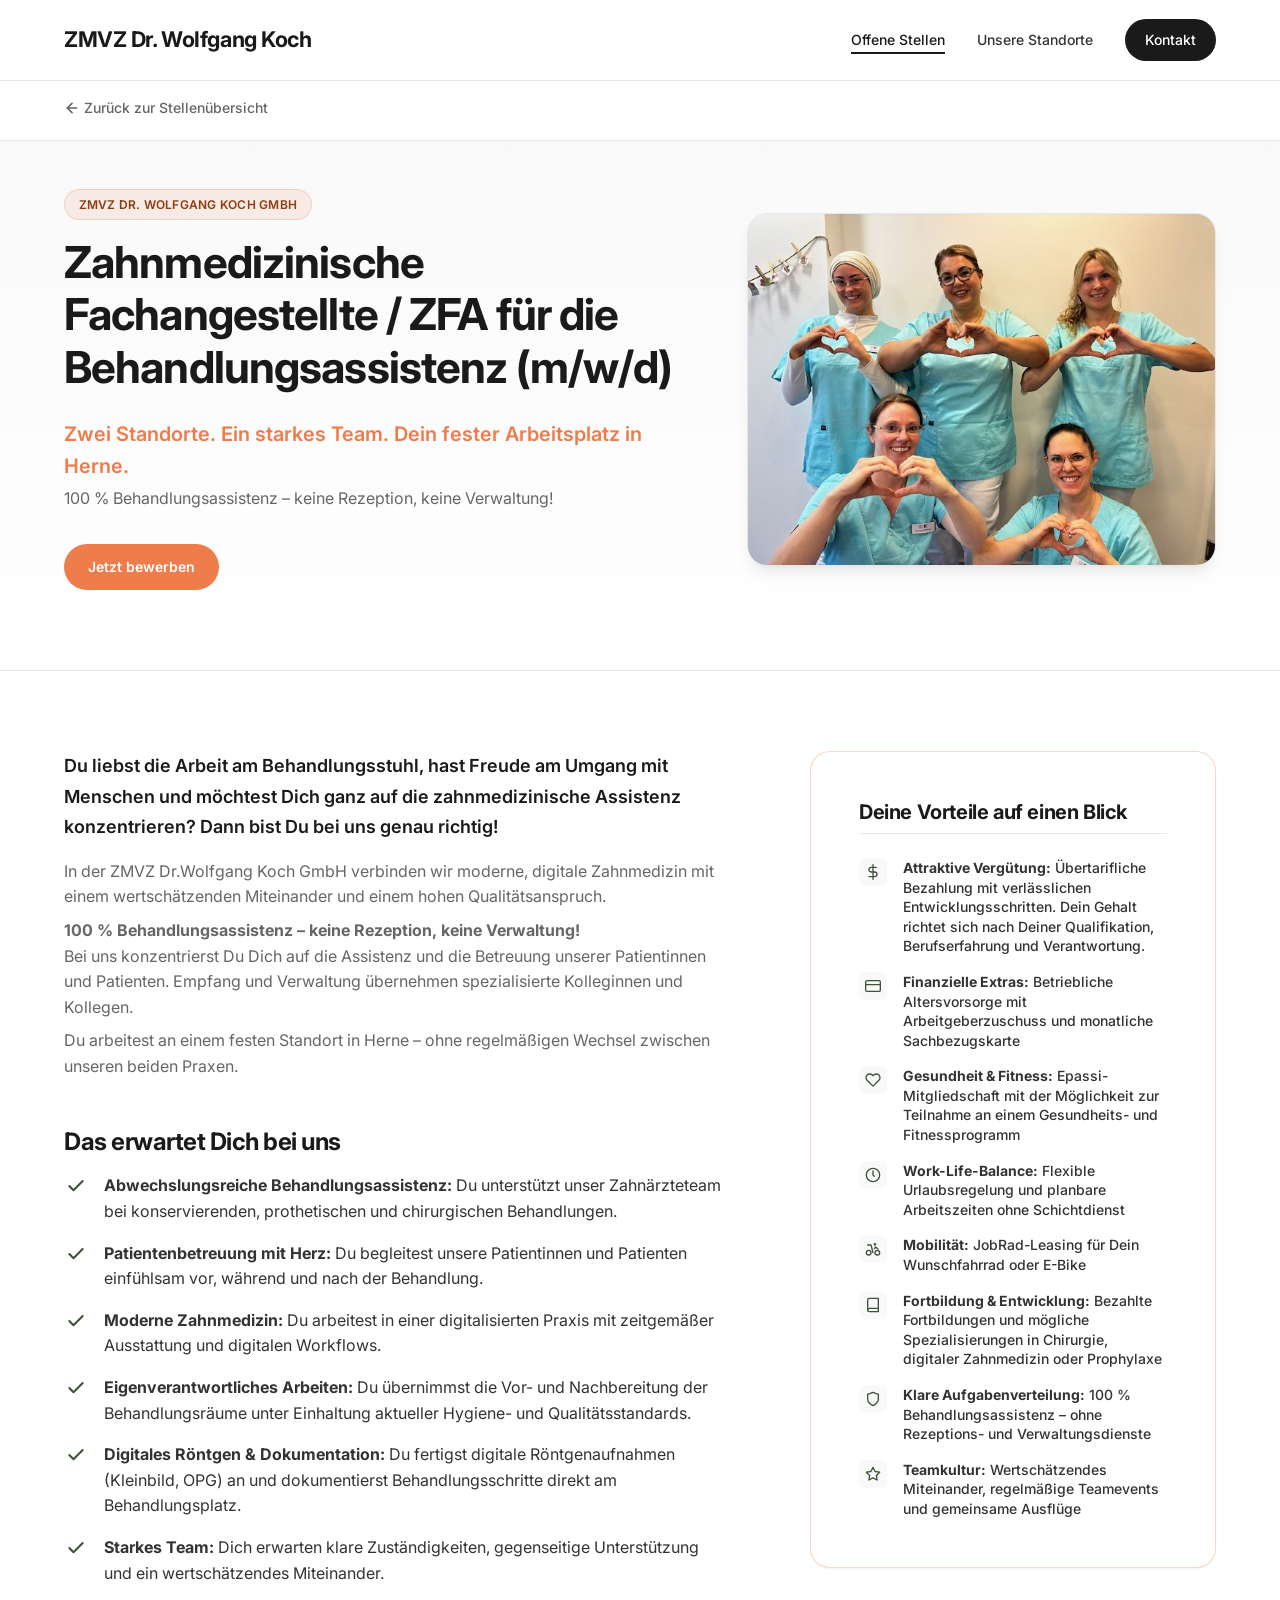
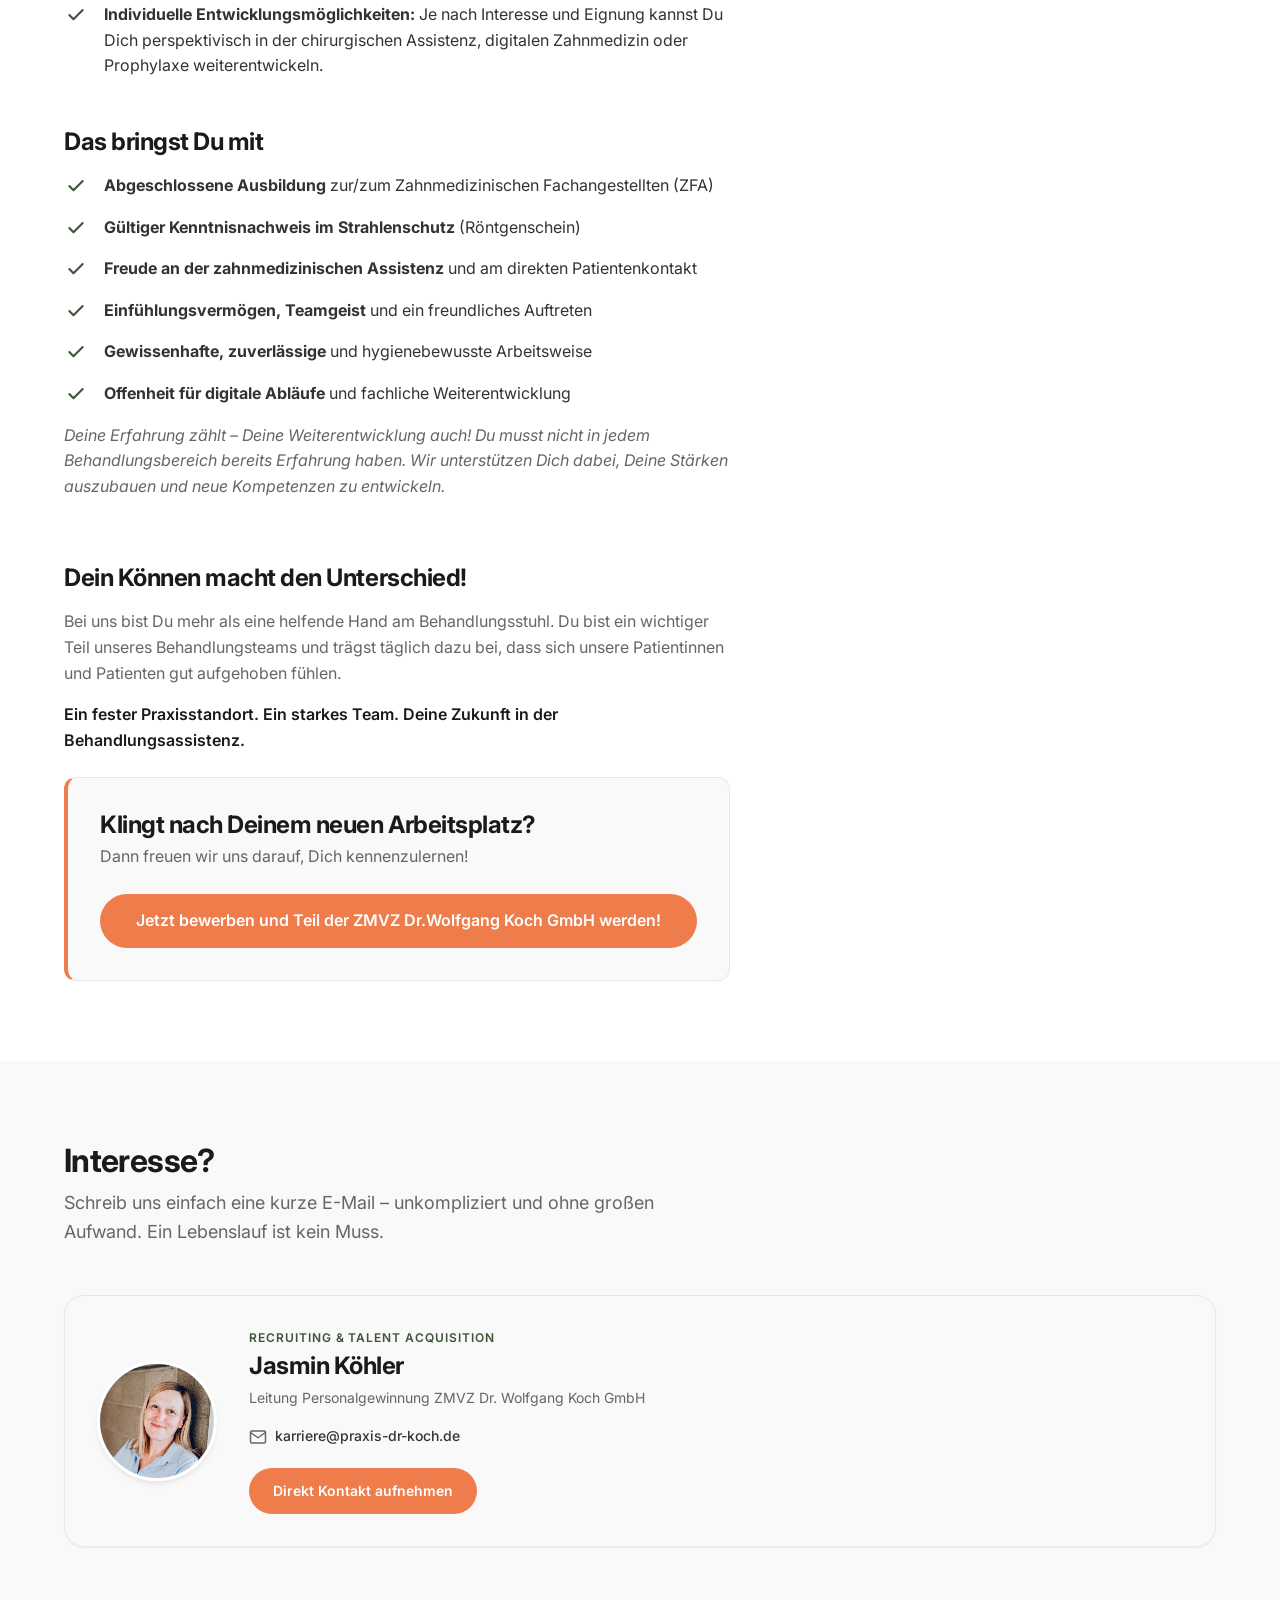
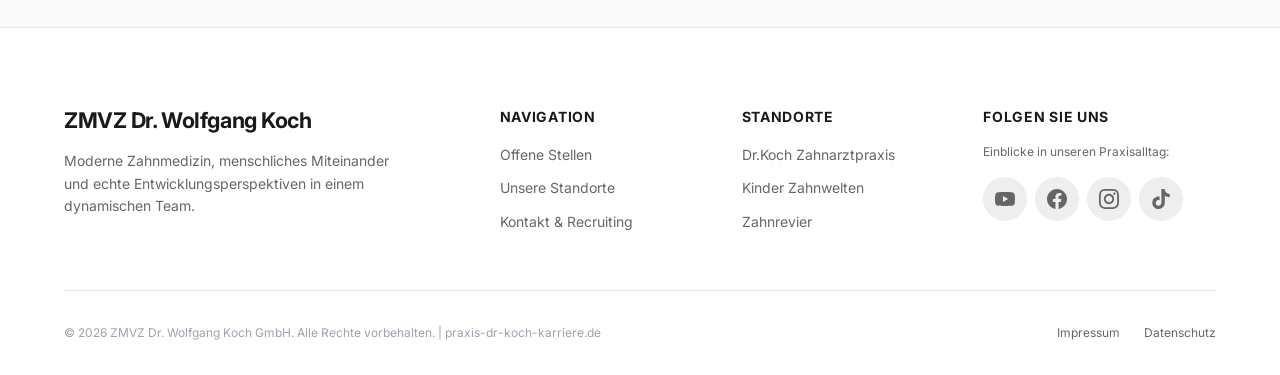
<file: jobs/zfa-behandlungsassistenz.html>
<!DOCTYPE html>
<html lang="de">
<head>
  <meta charset="UTF-8">
  <meta name="viewport" content="width=device-width, initial-scale=1.0">
  <title>Zahnmedizinische Fachangestellte / ZFA für die Behandlungsassistenz (m/w/d) | ZMVZ Dr. Wolfgang Koch GmbH</title>
  <meta name="description" content="Stellenangebot: Zahnmedizinische Fachangestellte / ZFA für die Behandlungsassistenz (m/w/d) in der ZMVZ Dr. Wolfgang Koch GmbH. 100 % Assistenz, keine Rezeption, fester Arbeitsplatz in Herne.">
  
  <!-- Zentrales Stylesheet -->
  <link rel="stylesheet" href="../css/style.css">
</head>
<body>

  <!-- ==========================================================================
       1. Header & Navigation
       ========================================================================== -->
  <header class="site-header">
    <div class="container header-container">
      <!-- Logo links -->
      <a href="../index.html" class="site-logo" aria-label="ZMVZ Dr. Wolfgang Koch Startseite">
        <span class="site-logo-text">ZMVZ Dr. Wolfgang Koch</span>
      </a>

      <!-- Mobile Navigation Toggle -->
      <button class="mobile-nav-toggle" aria-label="Menü öffnen" aria-expanded="false">
        <svg viewBox="0 0 24 24" fill="none" stroke="currentColor" stroke-width="2" stroke-linecap="round" stroke-linejoin="round">
          <line x1="3" y1="12" x2="21" y2="12"></line>
          <line x1="3" y1="6" x2="21" y2="6"></line>
          <line x1="3" y1="18" x2="21" y2="18"></line>
        </svg>
      </button>

      <!-- Navigation rechts -->
      <nav class="main-nav" aria-label="Hauptnavigation">
        <ul class="nav-list">
          <li><a href="../jobs.html" class="nav-link active" aria-current="page">Offene Stellen</a></li>
          <li><a href="../index.html#standorte" class="nav-link">Unsere Standorte</a></li>
          <li><a href="#kontakt" class="nav-btn-contact">Kontakt</a></li>
        </ul>
      </nav>
    </div>
  </header>

  <!-- Breadcrumb / Zurück-Link -->
  <div class="breadcrumb-bar">
    <div class="container">
      <a href="../jobs.html" class="back-link">
        <svg viewBox="0 0 24 24" fill="none" stroke="currentColor" stroke-width="2" stroke-linecap="round" stroke-linejoin="round">
          <line x1="19" y1="12" x2="5" y2="12"></line>
          <polyline points="12 19 5 12 12 5"></polyline>
        </svg>
        Zurück zur Stellenübersicht
      </a>
    </div>
  </div>

  <main>
    <!-- ==========================================================================
         2. Hero-Sektion der Stelle (2 Spalten: Fakten links, Bild rechts)
         ========================================================================== -->
    <section class="job-hero">
      <div class="container">
        <div class="job-hero-grid">
          <!-- Linke Spalte: Praxis-Badge, H1-Titel & Untertitel -->
          <div class="job-hero-content">
            <span class="badge badge-revier job-hero-badge">ZMVZ DR. WOLFGANG KOCH GMBH</span>
            <h1 class="job-hero-title">Zahnmedizinische Fachangestellte / ZFA für die Behandlungsassistenz (m/w/d)</h1>
            
            <p style="font-size: var(--font-lg); font-weight: 600; color: var(--accent-revier); margin-bottom: var(--space-xs);">
              Zwei Standorte. Ein starkes Team. Dein fester Arbeitsplatz in Herne.
            </p>
            <p class="text-muted" style="font-size: var(--font-base); margin-bottom: var(--space-xl);">
              100 % Behandlungsassistenz – keine Rezeption, keine Verwaltung!
            </p>

            <div class="hero-actions">
              <a href="#kontakt" class="btn btn-revier">Jetzt bewerben</a>
            </div>
          </div>

          <!-- Rechte Spalte: Emotionales Stimmungsbild -->
          <div class="job-hero-image-wrap">
            <img src="../images/job-assistenz.JPG" alt="Behandlungsassistenz im Zahnrevier" class="job-hero-image">
          </div>
        </div>
      </div>
    </section>

    <!-- ==========================================================================
         3. Inhaltliche Sektion (Zwei Spalten: 60% Aufgaben/Profil | 40% Benefits)
         ========================================================================== -->
    <section class="section">
      <div class="container">
        <div class="job-detail-grid">
          
          <!-- Linke Spalte (Breit, ca. 60%): Aufgaben & Profil -->
          <div class="job-main-content">
            <!-- Intro -->
            <article class="content-block">
              <p class="lead" style="font-weight: 600; color: var(--primary-dark); margin-bottom: var(--space-md);">
                Du liebst die Arbeit am Behandlungsstuhl, hast Freude am Umgang mit Menschen und möchtest Dich ganz auf die zahnmedizinische Assistenz konzentrieren? Dann bist Du bei uns genau richtig!
              </p>
              <p class="text-muted" style="margin-bottom: var(--space-sm);">
                In der ZMVZ Dr.Wolfgang Koch GmbH verbinden wir moderne, digitale Zahnmedizin mit einem wertschätzenden Miteinander und einem hohen Qualitätsanspruch.
              </p>
              <p class="text-muted" style="margin-bottom: var(--space-sm);">
                <strong>100 % Behandlungsassistenz – keine Rezeption, keine Verwaltung!</strong><br>
                Bei uns konzentrierst Du Dich auf die Assistenz und die Betreuung unserer Patientinnen und Patienten. Empfang und Verwaltung übernehmen spezialisierte Kolleginnen und Kollegen.
              </p>
              <p class="text-muted" style="margin-bottom: 0;">
                Du arbeitest an einem festen Standort in Herne – ohne regelmäßigen Wechsel zwischen unseren beiden Praxen.
              </p>
            </article>

            <!-- Das erwartet Dich bei uns -->
            <article class="content-block">
              <h2>Das erwartet Dich bei uns</h2>
              
              <ul class="icon-list">
                <li class="icon-list-item">
                  <span class="icon-list-icon">
                    <svg viewBox="0 0 24 24" fill="none" stroke="currentColor" stroke-width="2.5" stroke-linecap="round" stroke-linejoin="round">
                      <polyline points="20 6 9 17 4 12"></polyline>
                    </svg>
                  </span>
                  <span><strong>Abwechslungsreiche Behandlungsassistenz:</strong> Du unterstützt unser Zahnärzteteam bei konservierenden, prothetischen und chirurgischen Behandlungen.</span>
                </li>
                <li class="icon-list-item">
                  <span class="icon-list-icon">
                    <svg viewBox="0 0 24 24" fill="none" stroke="currentColor" stroke-width="2.5" stroke-linecap="round" stroke-linejoin="round">
                      <polyline points="20 6 9 17 4 12"></polyline>
                    </svg>
                  </span>
                  <span><strong>Patientenbetreuung mit Herz:</strong> Du begleitest unsere Patientinnen und Patienten einfühlsam vor, während und nach der Behandlung.</span>
                </li>
                <li class="icon-list-item">
                  <span class="icon-list-icon">
                    <svg viewBox="0 0 24 24" fill="none" stroke="currentColor" stroke-width="2.5" stroke-linecap="round" stroke-linejoin="round">
                      <polyline points="20 6 9 17 4 12"></polyline>
                    </svg>
                  </span>
                  <span><strong>Moderne Zahnmedizin:</strong> Du arbeitest in einer digitalisierten Praxis mit zeitgemäßer Ausstattung und digitalen Workflows.</span>
                </li>
                <li class="icon-list-item">
                  <span class="icon-list-icon">
                    <svg viewBox="0 0 24 24" fill="none" stroke="currentColor" stroke-width="2.5" stroke-linecap="round" stroke-linejoin="round">
                      <polyline points="20 6 9 17 4 12"></polyline>
                    </svg>
                  </span>
                  <span><strong>Eigenverantwortliches Arbeiten:</strong> Du übernimmst die Vor- und Nachbereitung der Behandlungsräume unter Einhaltung aktueller Hygiene- und Qualitätsstandards.</span>
                </li>
                <li class="icon-list-item">
                  <span class="icon-list-icon">
                    <svg viewBox="0 0 24 24" fill="none" stroke="currentColor" stroke-width="2.5" stroke-linecap="round" stroke-linejoin="round">
                      <polyline points="20 6 9 17 4 12"></polyline>
                    </svg>
                  </span>
                  <span><strong>Digitales Röntgen &amp; Dokumentation:</strong> Du fertigst digitale Röntgenaufnahmen (Kleinbild, OPG) an und dokumentierst Behandlungsschritte direkt am Behandlungsplatz.</span>
                </li>
                <li class="icon-list-item">
                  <span class="icon-list-icon">
                    <svg viewBox="0 0 24 24" fill="none" stroke="currentColor" stroke-width="2.5" stroke-linecap="round" stroke-linejoin="round">
                      <polyline points="20 6 9 17 4 12"></polyline>
                    </svg>
                  </span>
                  <span><strong>Starkes Team:</strong> Dich erwarten klare Zuständigkeiten, gegenseitige Unterstützung und ein wertschätzendes Miteinander.</span>
                </li>
                <li class="icon-list-item">
                  <span class="icon-list-icon">
                    <svg viewBox="0 0 24 24" fill="none" stroke="currentColor" stroke-width="2.5" stroke-linecap="round" stroke-linejoin="round">
                      <polyline points="20 6 9 17 4 12"></polyline>
                    </svg>
                  </span>
                  <span><strong>Individuelle Entwicklungsmöglichkeiten:</strong> Je nach Interesse und Eignung kannst Du Dich perspektivisch in der chirurgischen Assistenz, digitalen Zahnmedizin oder Prophylaxe weiterentwickeln.</span>
                </li>
              </ul>
            </article>

            <!-- Das bringst Du mit -->
            <article class="content-block">
              <h2>Das bringst Du mit</h2>

              <ul class="icon-list">
                <li class="icon-list-item">
                  <span class="icon-list-icon">
                    <svg viewBox="0 0 24 24" fill="none" stroke="currentColor" stroke-width="2.5" stroke-linecap="round" stroke-linejoin="round">
                      <polyline points="20 6 9 17 4 12"></polyline>
                    </svg>
                  </span>
                  <span><strong>Abgeschlossene Ausbildung</strong> zur/zum Zahnmedizinischen Fachangestellten (ZFA)</span>
                </li>
                <li class="icon-list-item">
                  <span class="icon-list-icon">
                    <svg viewBox="0 0 24 24" fill="none" stroke="currentColor" stroke-width="2.5" stroke-linecap="round" stroke-linejoin="round">
                      <polyline points="20 6 9 17 4 12"></polyline>
                    </svg>
                  </span>
                  <span><strong>Gültiger Kenntnisnachweis im Strahlenschutz</strong> (Röntgenschein)</span>
                </li>
                <li class="icon-list-item">
                  <span class="icon-list-icon">
                    <svg viewBox="0 0 24 24" fill="none" stroke="currentColor" stroke-width="2.5" stroke-linecap="round" stroke-linejoin="round">
                      <polyline points="20 6 9 17 4 12"></polyline>
                    </svg>
                  </span>
                  <span><strong>Freude an der zahnmedizinischen Assistenz</strong> und am direkten Patientenkontakt</span>
                </li>
                <li class="icon-list-item">
                  <span class="icon-list-icon">
                    <svg viewBox="0 0 24 24" fill="none" stroke="currentColor" stroke-width="2.5" stroke-linecap="round" stroke-linejoin="round">
                      <polyline points="20 6 9 17 4 12"></polyline>
                    </svg>
                  </span>
                  <span><strong>Einfühlungsvermögen, Teamgeist</strong> und ein freundliches Auftreten</span>
                </li>
                <li class="icon-list-item">
                  <span class="icon-list-icon">
                    <svg viewBox="0 0 24 24" fill="none" stroke="currentColor" stroke-width="2.5" stroke-linecap="round" stroke-linejoin="round">
                      <polyline points="20 6 9 17 4 12"></polyline>
                    </svg>
                  </span>
                  <span><strong>Gewissenhafte, zuverlässige</strong> und hygienebewusste Arbeitsweise</span>
                </li>
                <li class="icon-list-item">
                  <span class="icon-list-icon">
                    <svg viewBox="0 0 24 24" fill="none" stroke="currentColor" stroke-width="2.5" stroke-linecap="round" stroke-linejoin="round">
                      <polyline points="20 6 9 17 4 12"></polyline>
                    </svg>
                  </span>
                  <span><strong>Offenheit für digitale Abläufe</strong> und fachliche Weiterentwicklung</span>
                </li>
              </ul>

              <p class="text-muted" style="margin-top: var(--space-md); font-style: italic;">
                Deine Erfahrung zählt – Deine Weiterentwicklung auch! Du musst nicht in jedem Behandlungsbereich bereits Erfahrung haben. Wir unterstützen Dich dabei, Deine Stärken auszubauen und neue Kompetenzen zu entwickeln.
              </p>
            </article>

            <!-- Abschluss / Zukunft gestalten -->
            <article class="content-block">
              <h2>Dein Können macht den Unterschied!</h2>
              <p class="text-muted" style="margin-bottom: var(--space-md);">
                Bei uns bist Du mehr als eine helfende Hand am Behandlungsstuhl. Du bist ein wichtiger Teil unseres Behandlungsteams und trägst täglich dazu bei, dass sich unsere Patientinnen und Patienten gut aufgehoben fühlen.
              </p>
              <p class="text-muted" style="font-weight: 600; color: var(--primary-dark); margin-bottom: var(--space-lg);">
                Ein fester Praxisstandort. Ein starkes Team. Deine Zukunft in der Behandlungsassistenz.
              </p>

              <div class="cta-banner" style="background-color: var(--bg-light); border: 1px solid var(--border-color); border-left: 4px solid var(--accent-revier); border-radius: var(--radius-md); padding: var(--space-xl); margin-top: var(--space-lg);">
                <h3 style="margin-top: 0; margin-bottom: var(--space-xs); font-size: var(--font-xl); color: var(--primary-dark);">Klingt nach Deinem neuen Arbeitsplatz?</h3>
                <p style="margin-bottom: var(--space-lg); color: var(--text-muted); font-size: var(--font-base);">
                  Dann freuen wir uns darauf, Dich kennenzulernen!
                </p>
                <a href="#kontakt" class="btn btn-revier btn-apply" data-user="karriere" data-domain="praxis-dr-koch.de" data-job-title="Zahnmedizinische Fachangestellte / ZFA für die Behandlungsassistenz (m/w/d)">
                  Jetzt bewerben und Teil der ZMVZ Dr.Wolfgang Koch GmbH werden!
                </a>
              </div>
            </article>
          </div>

          <!-- Rechte Spalte (Schmal, ca. 40%): Schwebende "Vorteile-Box" -->
          <aside>
            <div class="benefits-box benefits-box-revier">
              <h3 class="benefits-box-title">Deine Vorteile auf einen Blick</h3>
              <div class="benefits-list">
                
                <div class="benefit-item">
                  <span class="benefit-item-icon">
                    <svg viewBox="0 0 24 24" fill="none" stroke="currentColor" stroke-width="2" stroke-linecap="round" stroke-linejoin="round">
                      <line x1="12" y1="1" x2="12" y2="23"></line>
                      <path d="M17 5H9.5a3.5 3.5 0 0 0 0 7h5a3.5 3.5 0 0 1 0 7H6"></path>
                    </svg>
                  </span>
                  <span><strong>Attraktive Vergütung:</strong> Übertarifliche Bezahlung mit verlässlichen Entwicklungsschritten. Dein Gehalt richtet sich nach Deiner Qualifikation, Berufserfahrung und Verantwortung.</span>
                </div>

                <div class="benefit-item">
                  <span class="benefit-item-icon">
                    <svg viewBox="0 0 24 24" fill="none" stroke="currentColor" stroke-width="2" stroke-linecap="round" stroke-linejoin="round">
                      <rect x="1" y="4" width="22" height="16" rx="2" ry="2"></rect>
                      <line x1="1" y1="10" x2="23" y2="10"></line>
                    </svg>
                  </span>
                  <span><strong>Finanzielle Extras:</strong> Betriebliche Altersvorsorge mit Arbeitgeberzuschuss und monatliche Sachbezugskarte</span>
                </div>

                <div class="benefit-item">
                  <span class="benefit-item-icon">
                    <svg viewBox="0 0 24 24" fill="none" stroke="currentColor" stroke-width="2" stroke-linecap="round" stroke-linejoin="round">
                      <path d="M20.84 4.61a5.5 5.5 0 0 0-7.78 0L12 5.67l-1.06-1.06a5.5 5.5 0 0 0-7.78 7.78l1.06 1.06L12 21.23l7.78-7.78 1.06-1.06a5.5 5.5 0 0 0 0-7.78z"></path>
                    </svg>
                  </span>
                  <span><strong>Gesundheit &amp; Fitness:</strong> Epassi-Mitgliedschaft mit der Möglichkeit zur Teilnahme an einem Gesundheits- und Fitnessprogramm</span>
                </div>

                <div class="benefit-item">
                  <span class="benefit-item-icon">
                    <svg viewBox="0 0 24 24" fill="none" stroke="currentColor" stroke-width="2" stroke-linecap="round" stroke-linejoin="round">
                      <circle cx="12" cy="12" r="10"></circle>
                      <polyline points="12 6 12 12 14 14"></polyline>
                    </svg>
                  </span>
                  <span><strong>Work-Life-Balance:</strong> Flexible Urlaubsregelung und planbare Arbeitszeiten ohne Schichtdienst</span>
                </div>

                <div class="benefit-item">
                  <span class="benefit-item-icon">
                    <svg viewBox="0 0 24 24" fill="none" stroke="currentColor" stroke-width="2" stroke-linecap="round" stroke-linejoin="round">
                      <circle cx="5.5" cy="17.5" r="3.5"></circle>
                      <circle cx="18.5" cy="17.5" r="3.5"></circle>
                      <path d="M15 6a1 1 0 1 0 0-2 1 1 0 0 0 0 2zm-3 11.5L9 6H4m10 5.5l2-2.5 3.5 3"></path>
                    </svg>
                  </span>
                  <span><strong>Mobilität:</strong> JobRad-Leasing für Dein Wunschfahrrad oder E-Bike</span>
                </div>

                <div class="benefit-item">
                  <span class="benefit-item-icon">
                    <svg viewBox="0 0 24 24" fill="none" stroke="currentColor" stroke-width="2" stroke-linecap="round" stroke-linejoin="round">
                      <path d="M4 19.5A2.5 2.5 0 0 1 6.5 17H20"></path>
                      <path d="M6.5 2H20v20H6.5A2.5 2.5 0 0 1 4 19.5v-15A2.5 2.5 0 0 1 6.5 2z"></path>
                    </svg>
                  </span>
                  <span><strong>Fortbildung &amp; Entwicklung:</strong> Bezahlte Fortbildungen und mögliche Spezialisierungen in Chirurgie, digitaler Zahnmedizin oder Prophylaxe</span>
                </div>

                <div class="benefit-item">
                  <span class="benefit-item-icon">
                    <svg viewBox="0 0 24 24" fill="none" stroke="currentColor" stroke-width="2" stroke-linecap="round" stroke-linejoin="round">
                      <path d="M12 22s8-4 8-10V5l-8-3-8 3v7c0 6 8 10 8 10z"></path>
                    </svg>
                  </span>
                  <span><strong>Klare Aufgabenverteilung:</strong> 100 % Behandlungsassistenz – ohne Rezeptions- und Verwaltungsdienste</span>
                </div>

                <div class="benefit-item">
                  <span class="benefit-item-icon">
                    <svg viewBox="0 0 24 24" fill="none" stroke="currentColor" stroke-width="2" stroke-linecap="round" stroke-linejoin="round">
                      <polygon points="12 2 15.09 8.26 22 9.27 17 14.14 18.18 21.02 12 17.77 5.82 21.02 7 14.14 2 9.27 8.91 8.26 12 2"></polygon>
                    </svg>
                  </span>
                  <span><strong>Teamkultur:</strong> Wertschätzendes Miteinander, regelmäßige Teamevents und gemeinsame Ausflüge</span>
                </div>

              </div>
            </div>
          </aside>

        </div>
      </div>
    </section>

    <!-- ==========================================================================
         4. Ansprechpartner-Widget (Frau Köhler)
         ========================================================================== -->
    <section id="kontakt" class="section section-light">
      <div class="container">
        <h2 class="section-title">Interesse?</h2>
        <p class="section-subtitle">Schreib uns einfach eine kurze E-Mail – unkompliziert und ohne großen Aufwand. Ein Lebenslauf ist kein Muss.</p>

        <!-- Kontakt-Widget -->
        <div class="contact-widget">
          <div class="contact-widget-avatar-wrap">
            <img src="../images/frau-koehler.jpg" alt="Portrait von Frau Köhler – Recruiting &amp; Talent Acquisition" class="contact-widget-avatar">
          </div>
          
          <div class="contact-widget-info">
            <span class="contact-widget-role">RECRUITING &amp; TALENT ACQUISITION</span>
            <h3 class="contact-widget-name">Jasmin Köhler</h3>
            <p class="contact-widget-title">Leitung Personalgewinnung ZMVZ Dr. Wolfgang Koch GmbH</p>

            <div class="contact-widget-details">
             

              <a href="mailto:karriere@praxis-dr-koch.de" class="contact-widget-item" aria-label="E-Mail an Frau Köhler senden">
                <svg viewBox="0 0 24 24" fill="none" stroke="currentColor" stroke-width="2" stroke-linecap="round" stroke-linejoin="round">
                  <path d="M4 4h16c1.1 0 2 .9 2 2v12c0 1.1-.9 2-2 2H4c-1.1 0-2-.9-2-2V6c0-1.1.9-2 2-2z"></path>
                  <polyline points="22,6 12,13 2,6"></polyline>
                </svg>
                <span>karriere@praxis-dr-koch.de</span>
              </a>
            </div>

            <div class="contact-widget-cta">
              <a href="#" class="btn btn-revier" data-user="karriere" data-domain="praxis-dr-koch.de">
                Direkt Kontakt aufnehmen
              </a>
            </div>
          </div>
        </div>
      </div>
    </section>
  </main>

  <!-- ==========================================================================
       5. Footer
       ========================================================================== -->
  <footer class="site-footer">
    <div class="container">
      <div class="footer-top">
        <!-- Brand Spalte -->
        <div class="footer-brand">
          <a href="../index.html" class="site-logo" aria-label="ZMVZ Dr. Wolfgang Koch Startseite">
            <span class="site-logo-text">ZMVZ Dr. Wolfgang Koch</span>
          </a>
          <p>
            Moderne Zahnmedizin, menschliches Miteinander und echte Entwicklungsperspektiven in einem dynamischen Team.
          </p>
        </div>

        <!-- Links Spalte 1: Navigation -->
        <div>
          <h4 class="footer-heading">Navigation</h4>
          <ul class="footer-links">
            <li><a href="../jobs.html">Offene Stellen</a></li>
            <li><a href="../index.html#standorte">Unsere Standorte</a></li>
            <li><a href="#kontakt">Kontakt &amp; Recruiting</a></li>
          </ul>
        </div>

        <!-- Links Spalte 2: Standorte -->
        <div>
          <h4 class="footer-heading">Standorte</h4>
          <ul class="footer-links">
            <li><a href="https://www.praxis-dr-koch.de/" target="_blank" rel="noopener noreferrer">Dr.Koch Zahnarztpraxis</a></li>
            <li><a href="https://kinder-zahnwelten.de/" target="_blank" rel="noopener noreferrer">Kinder Zahnwelten</a></li>
            <li><a href="https://zahnrevier.de/" target="_blank" rel="noopener noreferrer">Zahnrevier</a></li>
          </ul>
        </div>

        <!-- Social Media Spalte -->
        <div>
          <h4 class="footer-heading">Folgen Sie uns</h4>
          <p class="text-muted" style="font-size: var(--font-xs); margin-bottom: var(--space-md);">
            Einblicke in unseren Praxisalltag:
          </p>
          
          <!-- Social-Media-Leiste mit minimalistischen runden Icon-Buttons -->
          <div class="social-links" aria-label="Social Media Kanäle">
            <!-- YouTube -->
            <a href="https://www.youtube.com/channel/UCBZ_MBWrruyP1A4gJ_5atKA" 
               class="social-btn" 
               target="_blank" 
               rel="noopener noreferrer" 
               title="YouTube – Dr. Koch"
               aria-label="YouTube Kanal öffnen">
              <svg viewBox="0 0 24 24">
                <path d="M23.498 6.186a3.016 3.016 0 0 0-2.122-2.136C19.505 3.545 12 3.545 12 3.545s-7.505 0-9.377.505A3.017 3.017 0 0 0 .502 6.186C0 8.07 0 12 0 12s0 3.93.502 5.814a3.016 3.016 0 0 0 2.122 2.136c1.871.505 9.376.505 9.376.505s7.505 0 9.377-.505a3.015 3.015 0 0 0 2.122-2.136C24 15.93 24 12 24 12s0-3.93-.502-5.814zM9.545 15.568V8.432L15.818 12l-6.273 3.568z"/>
              </svg>
            </a>

            <!-- Facebook -->
            <a href="https://www.facebook.com/Dr.KochZahnarztpraxis" 
               class="social-btn" 
               target="_blank" 
               rel="noopener noreferrer" 
               title="Facebook – Dr. Koch Zahnarztpraxis"
               aria-label="Facebook Seite öffnen">
              <svg viewBox="0 0 24 24">
                <path d="M24 12.073c0-6.627-5.373-12-12-12s-12 5.373-12 12c0 5.99 4.388 10.954 10.125 11.854v-8.385H7.078v-3.47h3.047V9.43c0-3.007 1.792-4.669 4.533-4.669 1.312 0 2.686.235 2.686.235v2.953H15.83c-1.491 0-1.956.925-1.956 1.874v2.25h3.328l-.532 3.47h-2.796v8.385C19.612 23.027 24 18.062 24 12.073z"/>
              </svg>
            </a>

            <!-- Instagram -->
            <a href="https://www.instagram.com/dr.koch.zahnarztpraxis/" 
               class="social-btn" 
               target="_blank" 
               rel="noopener noreferrer" 
               title="Instagram – Dr. Koch Zahnarztpraxis"
               aria-label="Instagram Profil öffnen">
              <svg viewBox="0 0 24 24">
                <path d="M12 2.163c3.204 0 3.584.012 4.85.07 3.252.148 4.771 1.691 4.919 4.919.058 1.265.069 1.645.069 4.849 0 3.205-.012 3.584-.069 4.849-.149 3.225-1.664 4.771-4.919 4.919-1.266.058-1.644.07-4.85.07-3.204 0-3.584-.012-4.849-.07-3.26-.149-4.771-1.699-4.919-4.92-.058-1.265-.07-1.644-.07-4.849 0-3.204.013-3.583.07-4.849.149-3.227 1.664-4.771 4.919-4.919 1.266-.057 1.645-.069 4.849-.069zm0-2.163c-3.259 0-3.667.014-4.947.072-4.358.2-6.78 2.618-6.98 6.98-.059 1.281-.073 1.689-.073 4.948 0 3.259.014 3.668.072 4.948.2 4.358 2.618 6.78 6.98 6.98 1.281.058 1.689.072 4.948.072 3.259 0 3.668-.014 4.948-.072 4.354-.2 6.782-2.618 6.979-6.98.059-1.28.073-1.689.073-4.948 0-3.259-.014-3.667-.072-4.947-.196-4.354-2.617-6.78-6.979-6.98-1.281-.059-1.69-.073-4.949-.073zm0 5.838c-3.403 0-6.162 2.759-6.162 6.162s2.759 6.163 6.162 6.163 6.162-2.759 6.162-6.163c0-3.403-2.759-6.162-6.162-6.162zm0 10.162c-2.209 0-4-1.79-4-4 0-2.209 1.791-4 4-4s4 1.791 4 4c0 2.21-1.791 4-4 4zm6.406-11.845c-.796 0-1.441.645-1.441 1.44s.645 1.44 1.441 1.44c.795 0 1.439-.645 1.439-1.44s-.644-1.44-1.439-1.44z"/>
              </svg>
            </a>

            <!-- TikTok -->
            <a href="https://www.tiktok.com/@kinderzahnwelten" 
               class="social-btn" 
               target="_blank" 
               rel="noopener noreferrer" 
               title="TikTok – @kinderzahnwelten"
               aria-label="TikTok Profil öffnen">
              <svg viewBox="0 0 24 24">
                <path d="M12.525.02c1.31-.02 2.61-.01 3.91-.02.08 1.53.63 3.09 1.75 4.17 1.12 1.11 2.7 1.62 4.24 1.79v4.03c-1.44-.05-2.89-.35-4.2-.97-.57-.26-1.1-.59-1.62-.93-.01 2.92.01 5.84-.02 8.75-.08 1.4-.54 2.79-1.35 3.94-1.31 1.92-3.58 3.17-5.91 3.21-1.43.08-2.86-.31-4.08-1.03-2.02-1.19-3.44-3.37-3.65-5.71-.02-.5-.03-1-.01-1.49.18-1.9 1.12-3.72 2.58-4.96 1.66-1.44 3.98-2.13 6.15-1.72.02 1.48-.04 2.96-.04 4.44-.99-.32-2.15-.23-3.02.37-.63.41-1.11 1.04-1.36 1.75-.21.51-.24 1.07-.14 1.61.24 1.64 1.82 2.89 3.5 2.72 1.14-.07 2.19-.74 2.75-1.74.32-.54.48-1.17.47-1.81.03-4.52-.01-9.04.01-13.56z"/>
              </svg>
            </a>
          </div>
        </div>
      </div>

      <!-- Footer Bottom Bar -->
      <div class="footer-bottom">
        <div>
          &copy; 2026 ZMVZ Dr. Wolfgang Koch GmbH. Alle Rechte vorbehalten. | <a href="https://praxis-dr-koch-karriere.de" style="color: inherit;">praxis-dr-koch-karriere.de</a>
        </div>
        <div class="footer-legal-links">
          <a href="../impressum.html">Impressum</a>
          <a href="../datenschutz.html">Datenschutz</a>
        </div>
      </div>
    </div>
  </footer>

  <script src="../js/main.js"></script>
</body>
</html>
</file>
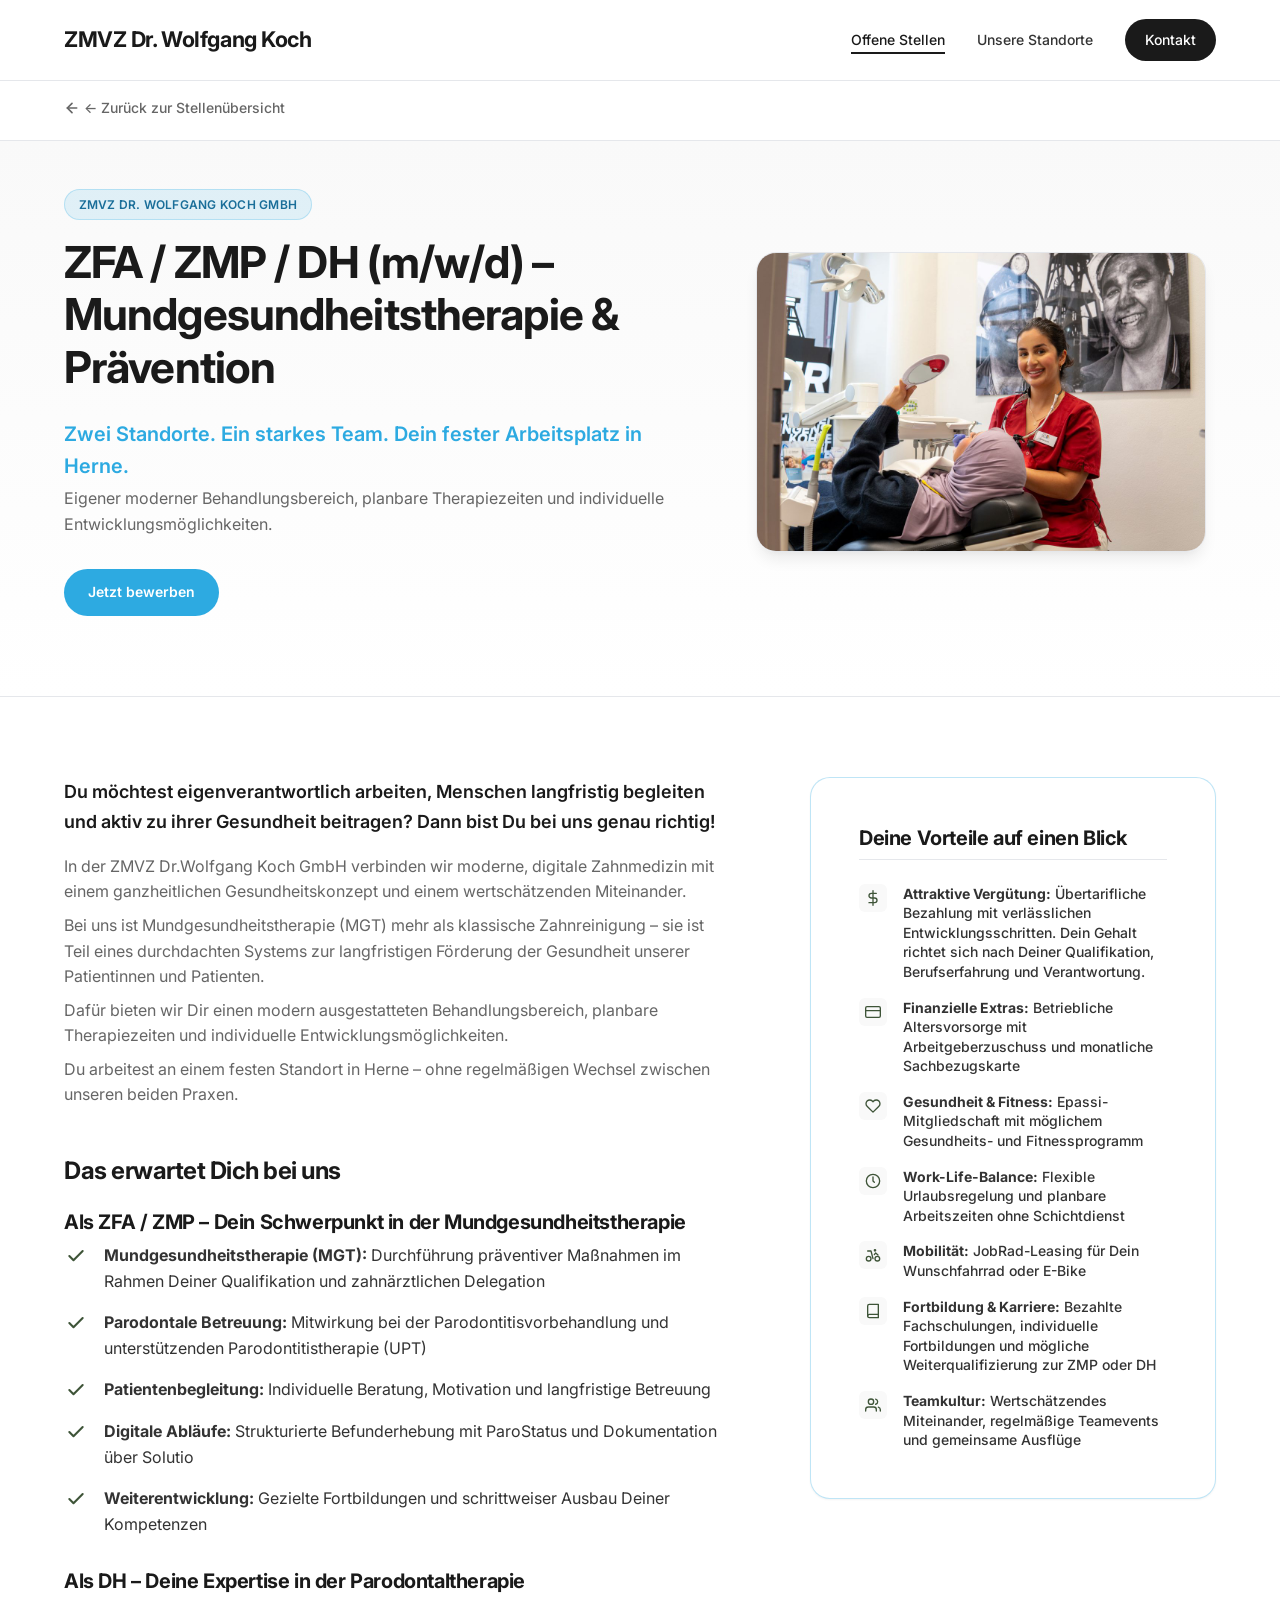
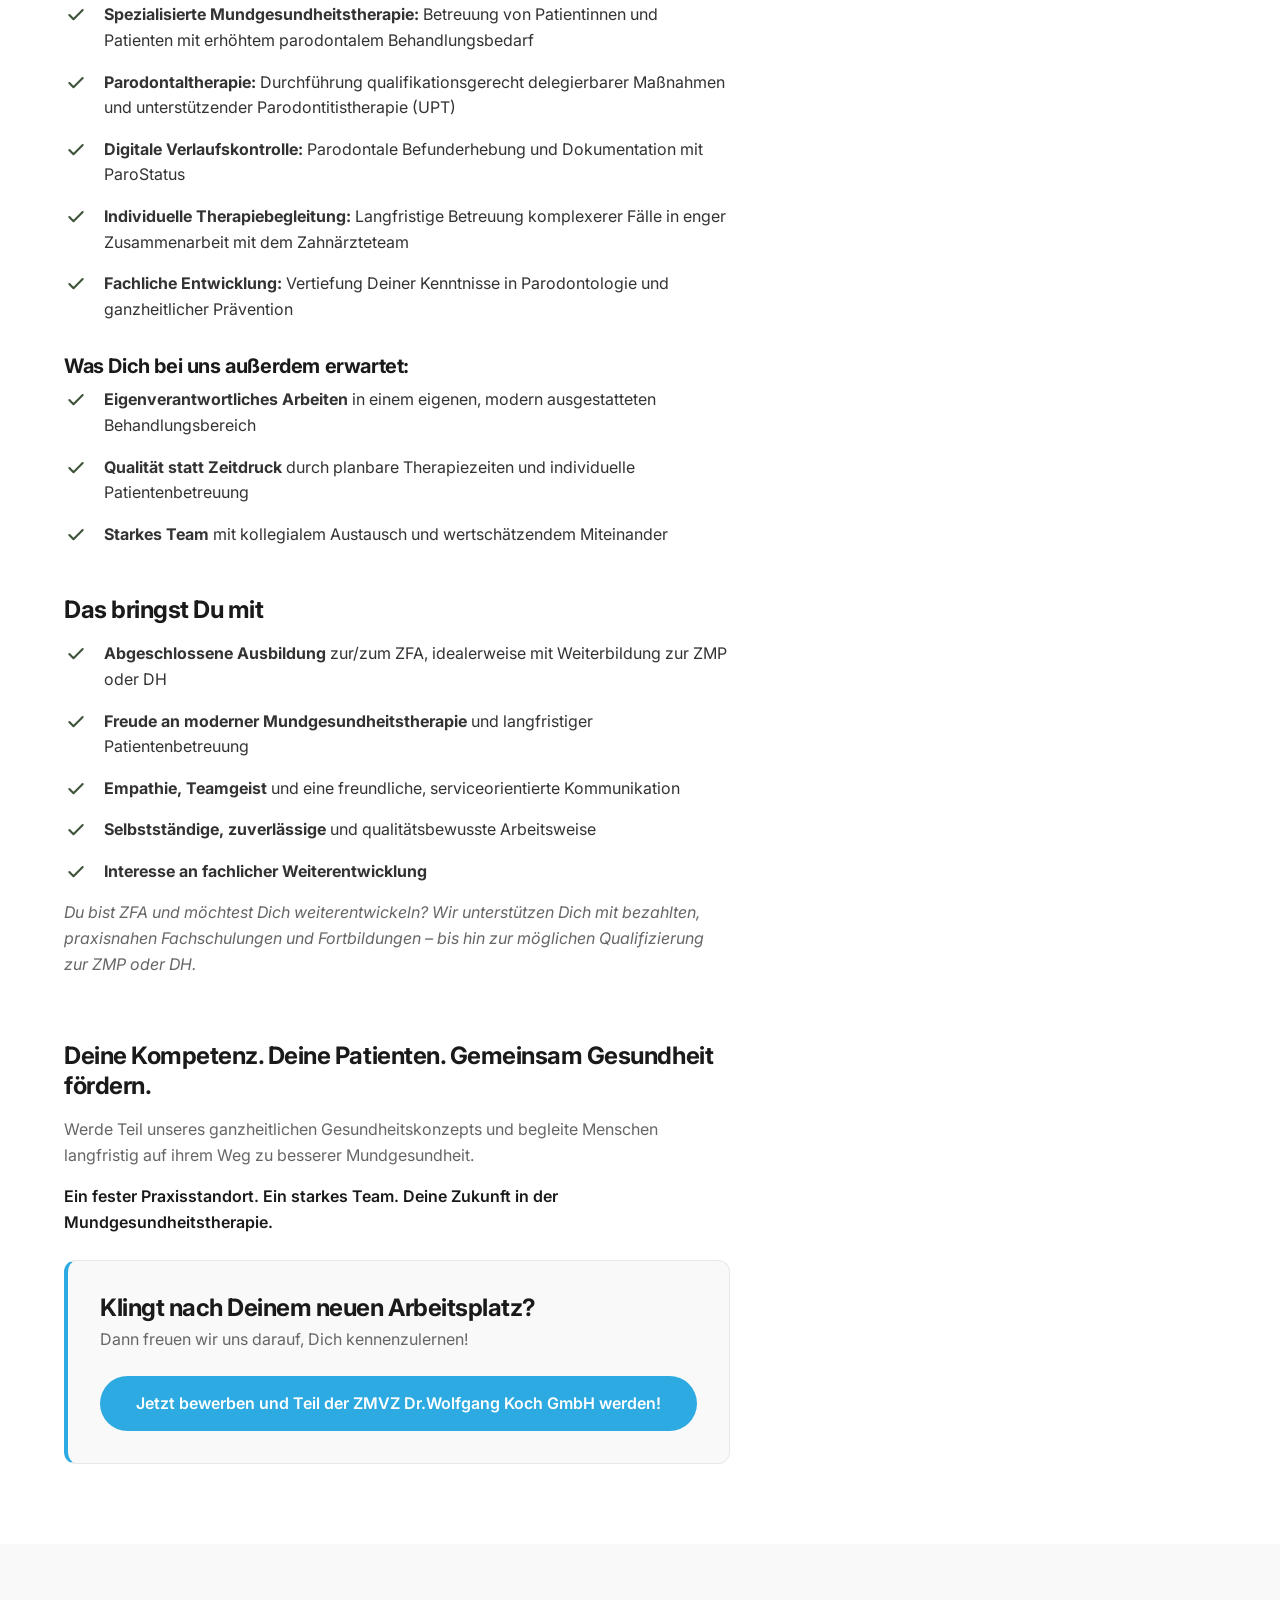
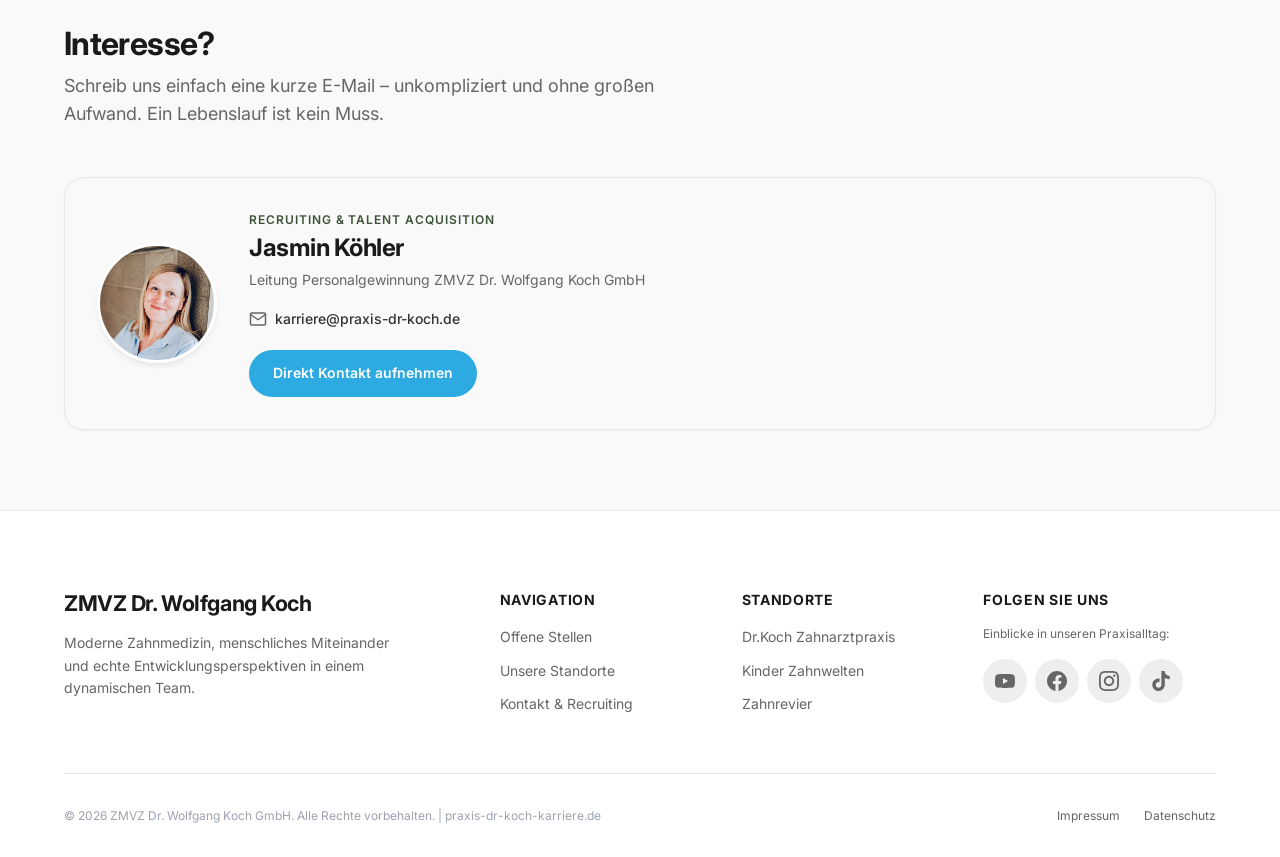
<file: jobs/zfa-prophylaxe.html>
<!DOCTYPE html>
<html lang="de">
<head>
  <meta charset="UTF-8">
  <meta name="viewport" content="width=device-width, initial-scale=1.0">
  <title>ZFA / ZMP / DH für die Prophylaxe &amp; Mundgesundheitstherapie (m/w/d) | ZMVZ Dr. Wolfgang Koch GmbH</title>
  <meta name="description" content="Stellenangebot: ZFA / ZMP / DH (m/w/d) – Mundgesundheitstherapie &amp; Prävention in der ZMVZ Dr. Wolfgang Koch GmbH in Herne. Eigener Behandlungsbereich, ParoStatus, Solutio, übertarifliche Vergütung.">
  
  <!-- Zentrales Stylesheet -->
  <link rel="stylesheet" href="../css/style.css">
</head>
<body>

  <!-- ==========================================================================
       1. Header & Hauptnavigation (Globales Header-Design)
       ========================================================================== -->
  <header class="site-header">
    <div class="container header-container">
      <!-- Logo links -->
      <a href="../index.html" class="site-logo" aria-label="ZMVZ Dr. Wolfgang Koch Startseite">
        <span class="site-logo-text">ZMVZ Dr. Wolfgang Koch</span>
      </a>

      <!-- Mobile Navigation Toggle -->
      <button class="mobile-nav-toggle" aria-label="Menü öffnen" aria-expanded="false">
        <svg viewBox="0 0 24 24" fill="none" stroke="currentColor" stroke-width="2" stroke-linecap="round" stroke-linejoin="round">
          <line x1="3" y1="12" x2="21" y2="12"></line>
          <line x1="3" y1="6" x2="21" y2="6"></line>
          <line x1="3" y1="18" x2="21" y2="18"></line>
        </svg>
      </button>

      <!-- Navigation rechts -->
      <nav class="main-nav" aria-label="Hauptnavigation">
        <ul class="nav-list">
          <li><a href="../jobs.html" class="nav-link active" aria-current="page">Offene Stellen</a></li>
          <li><a href="../index.html#standorte" class="nav-link">Unsere Standorte</a></li>
          <li><a href="#kontakt" class="nav-btn-contact">Kontakt</a></li>
        </ul>
      </nav>
    </div>
  </header>

  <!-- Breadcrumb / Zurück-Link zu jobs.html -->
  <div class="breadcrumb-bar">
    <div class="container">
      <a href="../jobs.html" class="back-link">
        <svg viewBox="0 0 24 24" fill="none" stroke="currentColor" stroke-width="2" stroke-linecap="round" stroke-linejoin="round">
          <line x1="19" y1="12" x2="5" y2="12"></line>
          <polyline points="12 19 5 12 12 5"></polyline>
        </svg>
        ← Zurück zur Stellenübersicht
      </a>
    </div>
  </div>

  <main>
    <!-- ==========================================================================
         2. Hero-Sektion der Stelle (2 Spalten Desktop, 1 Spalte Mobil)
         ========================================================================== -->
    <section class="job-hero">
      <div class="container">
        <div class="job-hero-grid">
          <!-- Linke Spalte: Praxis-Badge, H1-Titel & Untertitel -->
          <div class="job-hero-content">
            <span class="badge badge-kinder job-hero-badge">ZMVZ DR. WOLFGANG KOCH GMBH</span>
            <h1 class="job-hero-title">ZFA / ZMP / DH (m/w/d) – Mundgesundheitstherapie &amp; Prävention</h1>
            
            <p style="font-size: var(--font-lg); font-weight: 600; color: var(--accent-kinder); margin-bottom: var(--space-xs);">
              Zwei Standorte. Ein starkes Team. Dein fester Arbeitsplatz in Herne.
            </p>
            <p class="text-muted" style="font-size: var(--font-base); margin-bottom: var(--space-xl);">
              Eigener moderner Behandlungsbereich, planbare Therapiezeiten und individuelle Entwicklungsmöglichkeiten.
            </p>

            <div class="hero-actions">
              <a href="#kontakt" class="btn btn-kinder">Jetzt bewerben</a>
            </div>
          </div>

          <!-- Rechte Spalte: Foto (max. 450px, abgerundete Ecken) -->
          <div class="job-hero-image-wrap" style="max-width: 450px; justify-self: center;">
            <img src="../images/job-prophylaxe.jpg" alt="Moderne Prophylaxe &amp; Mundgesundheitstherapie in der ZMVZ Dr. Wolfgang Koch GmbH" class="job-hero-image">
          </div>
        </div>
      </div>
    </section>

    <!-- ==========================================================================
         3. Inhaltliche Sektion (Zwei Spalten: 60% Inhalte | 40% Benefits-Box)
         ========================================================================== -->
    <section class="section">
      <div class="container">
        <div class="job-detail-grid">
          
          <!-- Linke Spalte (Breit, ca. 60%): Aufgaben & Profil -->
          <div class="job-main-content">
            <!-- Intro -->
            <article class="content-block">
              <p class="lead" style="font-weight: 600; color: var(--primary-dark); margin-bottom: var(--space-md);">
                Du möchtest eigenverantwortlich arbeiten, Menschen langfristig begleiten und aktiv zu ihrer Gesundheit beitragen? Dann bist Du bei uns genau richtig!
              </p>
              <p class="text-muted" style="margin-bottom: var(--space-sm);">
                In der ZMVZ Dr.Wolfgang Koch GmbH verbinden wir moderne, digitale Zahnmedizin mit einem ganzheitlichen Gesundheitskonzept und einem wertschätzenden Miteinander.
              </p>
              <p class="text-muted" style="margin-bottom: var(--space-sm);">
                Bei uns ist Mundgesundheitstherapie (MGT) mehr als klassische Zahnreinigung – sie ist Teil eines durchdachten Systems zur langfristigen Förderung der Gesundheit unserer Patientinnen und Patienten.
              </p>
              <p class="text-muted" style="margin-bottom: var(--space-sm);">
                Dafür bieten wir Dir einen modern ausgestatteten Behandlungsbereich, planbare Therapiezeiten und individuelle Entwicklungsmöglichkeiten.
              </p>
              <p class="text-muted" style="margin-bottom: 0;">
                Du arbeitest an einem festen Standort in Herne – ohne regelmäßigen Wechsel zwischen unseren beiden Praxen.
              </p>
            </article>

            <!-- Das erwartet Dich bei uns -->
            <article class="content-block">
              <h2>Das erwartet Dich bei uns</h2>
              
              <!-- Bereich 1: ZFA / ZMP -->
              <h3 style="font-size: var(--font-lg); color: var(--primary-dark); margin-top: var(--space-lg); margin-bottom: var(--space-sm);">
                Als ZFA / ZMP – Dein Schwerpunkt in der Mundgesundheitstherapie
              </h3>
              <ul class="icon-list">
                <li class="icon-list-item">
                  <span class="icon-list-icon">
                    <svg viewBox="0 0 24 24" fill="none" stroke="currentColor" stroke-width="2.5" stroke-linecap="round" stroke-linejoin="round">
                      <polyline points="20 6 9 17 4 12"></polyline>
                    </svg>
                  </span>
                  <span><strong>Mundgesundheitstherapie (MGT):</strong> Durchführung präventiver Maßnahmen im Rahmen Deiner Qualifikation und zahnärztlichen Delegation</span>
                </li>
                <li class="icon-list-item">
                  <span class="icon-list-icon">
                    <svg viewBox="0 0 24 24" fill="none" stroke="currentColor" stroke-width="2.5" stroke-linecap="round" stroke-linejoin="round">
                      <polyline points="20 6 9 17 4 12"></polyline>
                    </svg>
                  </span>
                  <span><strong>Parodontale Betreuung:</strong> Mitwirkung bei der Parodontitisvorbehandlung und unterstützenden Parodontitistherapie (UPT)</span>
                </li>
                <li class="icon-list-item">
                  <span class="icon-list-icon">
                    <svg viewBox="0 0 24 24" fill="none" stroke="currentColor" stroke-width="2.5" stroke-linecap="round" stroke-linejoin="round">
                      <polyline points="20 6 9 17 4 12"></polyline>
                    </svg>
                  </span>
                  <span><strong>Patientenbegleitung:</strong> Individuelle Beratung, Motivation und langfristige Betreuung</span>
                </li>
                <li class="icon-list-item">
                  <span class="icon-list-icon">
                    <svg viewBox="0 0 24 24" fill="none" stroke="currentColor" stroke-width="2.5" stroke-linecap="round" stroke-linejoin="round">
                      <polyline points="20 6 9 17 4 12"></polyline>
                    </svg>
                  </span>
                  <span><strong>Digitale Abläufe:</strong> Strukturierte Befunderhebung mit ParoStatus und Dokumentation über Solutio</span>
                </li>
                <li class="icon-list-item">
                  <span class="icon-list-icon">
                    <svg viewBox="0 0 24 24" fill="none" stroke="currentColor" stroke-width="2.5" stroke-linecap="round" stroke-linejoin="round">
                      <polyline points="20 6 9 17 4 12"></polyline>
                    </svg>
                  </span>
                  <span><strong>Weiterentwicklung:</strong> Gezielte Fortbildungen und schrittweiser Ausbau Deiner Kompetenzen</span>
                </li>
              </ul>

              <!-- Bereich 2: DH -->
              <h3 style="font-size: var(--font-lg); color: var(--primary-dark); margin-top: var(--space-xl); margin-bottom: var(--space-sm);">
                Als DH – Deine Expertise in der Parodontaltherapie
              </h3>
              <ul class="icon-list">
                <li class="icon-list-item">
                  <span class="icon-list-icon">
                    <svg viewBox="0 0 24 24" fill="none" stroke="currentColor" stroke-width="2.5" stroke-linecap="round" stroke-linejoin="round">
                      <polyline points="20 6 9 17 4 12"></polyline>
                    </svg>
                  </span>
                  <span><strong>Spezialisierte Mundgesundheitstherapie:</strong> Betreuung von Patientinnen und Patienten mit erhöhtem parodontalem Behandlungsbedarf</span>
                </li>
                <li class="icon-list-item">
                  <span class="icon-list-icon">
                    <svg viewBox="0 0 24 24" fill="none" stroke="currentColor" stroke-width="2.5" stroke-linecap="round" stroke-linejoin="round">
                      <polyline points="20 6 9 17 4 12"></polyline>
                    </svg>
                  </span>
                  <span><strong>Parodontaltherapie:</strong> Durchführung qualifikationsgerecht delegierbarer Maßnahmen und unterstützender Parodontitistherapie (UPT)</span>
                </li>
                <li class="icon-list-item">
                  <span class="icon-list-icon">
                    <svg viewBox="0 0 24 24" fill="none" stroke="currentColor" stroke-width="2.5" stroke-linecap="round" stroke-linejoin="round">
                      <polyline points="20 6 9 17 4 12"></polyline>
                    </svg>
                  </span>
                  <span><strong>Digitale Verlaufskontrolle:</strong> Parodontale Befunderhebung und Dokumentation mit ParoStatus</span>
                </li>
                <li class="icon-list-item">
                  <span class="icon-list-icon">
                    <svg viewBox="0 0 24 24" fill="none" stroke="currentColor" stroke-width="2.5" stroke-linecap="round" stroke-linejoin="round">
                      <polyline points="20 6 9 17 4 12"></polyline>
                    </svg>
                  </span>
                  <span><strong>Individuelle Therapiebegleitung:</strong> Langfristige Betreuung komplexerer Fälle in enger Zusammenarbeit mit dem Zahnärzteteam</span>
                </li>
                <li class="icon-list-item">
                  <span class="icon-list-icon">
                    <svg viewBox="0 0 24 24" fill="none" stroke="currentColor" stroke-width="2.5" stroke-linecap="round" stroke-linejoin="round">
                      <polyline points="20 6 9 17 4 12"></polyline>
                    </svg>
                  </span>
                  <span><strong>Fachliche Entwicklung:</strong> Vertiefung Deiner Kenntnisse in Parodontologie und ganzheitlicher Prävention</span>
                </li>
              </ul>

              <!-- Bereich 3: Was Dich außerdem erwartet -->
              <h3 style="font-size: var(--font-lg); color: var(--primary-dark); margin-top: var(--space-xl); margin-bottom: var(--space-sm);">
                Was Dich bei uns außerdem erwartet:
              </h3>
              <ul class="icon-list">
                <li class="icon-list-item">
                  <span class="icon-list-icon">
                    <svg viewBox="0 0 24 24" fill="none" stroke="currentColor" stroke-width="2.5" stroke-linecap="round" stroke-linejoin="round">
                      <polyline points="20 6 9 17 4 12"></polyline>
                    </svg>
                  </span>
                  <span><strong>Eigenverantwortliches Arbeiten</strong> in einem eigenen, modern ausgestatteten Behandlungsbereich</span>
                </li>
                <li class="icon-list-item">
                  <span class="icon-list-icon">
                    <svg viewBox="0 0 24 24" fill="none" stroke="currentColor" stroke-width="2.5" stroke-linecap="round" stroke-linejoin="round">
                      <polyline points="20 6 9 17 4 12"></polyline>
                    </svg>
                  </span>
                  <span><strong>Qualität statt Zeitdruck</strong> durch planbare Therapiezeiten und individuelle Patientenbetreuung</span>
                </li>
                <li class="icon-list-item">
                  <span class="icon-list-icon">
                    <svg viewBox="0 0 24 24" fill="none" stroke="currentColor" stroke-width="2.5" stroke-linecap="round" stroke-linejoin="round">
                      <polyline points="20 6 9 17 4 12"></polyline>
                    </svg>
                  </span>
                  <span><strong>Starkes Team</strong> mit kollegialem Austausch und wertschätzendem Miteinander</span>
                </li>
              </ul>
            </article>

            <!-- Das bringst Du mit -->
            <article class="content-block">
              <h2>Das bringst Du mit</h2>

              <ul class="icon-list">
                <li class="icon-list-item">
                  <span class="icon-list-icon">
                    <svg viewBox="0 0 24 24" fill="none" stroke="currentColor" stroke-width="2.5" stroke-linecap="round" stroke-linejoin="round">
                      <polyline points="20 6 9 17 4 12"></polyline>
                    </svg>
                  </span>
                  <span><strong>Abgeschlossene Ausbildung</strong> zur/zum ZFA, idealerweise mit Weiterbildung zur ZMP oder DH</span>
                </li>
                <li class="icon-list-item">
                  <span class="icon-list-icon">
                    <svg viewBox="0 0 24 24" fill="none" stroke="currentColor" stroke-width="2.5" stroke-linecap="round" stroke-linejoin="round">
                      <polyline points="20 6 9 17 4 12"></polyline>
                    </svg>
                  </span>
                  <span><strong>Freude an moderner Mundgesundheitstherapie</strong> und langfristiger Patientenbetreuung</span>
                </li>
                <li class="icon-list-item">
                  <span class="icon-list-icon">
                    <svg viewBox="0 0 24 24" fill="none" stroke="currentColor" stroke-width="2.5" stroke-linecap="round" stroke-linejoin="round">
                      <polyline points="20 6 9 17 4 12"></polyline>
                    </svg>
                  </span>
                  <span><strong>Empathie, Teamgeist</strong> und eine freundliche, serviceorientierte Kommunikation</span>
                </li>
                <li class="icon-list-item">
                  <span class="icon-list-icon">
                    <svg viewBox="0 0 24 24" fill="none" stroke="currentColor" stroke-width="2.5" stroke-linecap="round" stroke-linejoin="round">
                      <polyline points="20 6 9 17 4 12"></polyline>
                    </svg>
                  </span>
                  <span><strong>Selbstständige, zuverlässige</strong> und qualitätsbewusste Arbeitsweise</span>
                </li>
                <li class="icon-list-item">
                  <span class="icon-list-icon">
                    <svg viewBox="0 0 24 24" fill="none" stroke="currentColor" stroke-width="2.5" stroke-linecap="round" stroke-linejoin="round">
                      <polyline points="20 6 9 17 4 12"></polyline>
                    </svg>
                  </span>
                  <span><strong>Interesse an fachlicher Weiterentwicklung</strong></span>
                </li>
              </ul>

              <p class="text-muted" style="margin-top: var(--space-md); font-style: italic;">
                Du bist ZFA und möchtest Dich weiterentwickeln? Wir unterstützen Dich mit bezahlten, praxisnahen Fachschulungen und Fortbildungen – bis hin zur möglichen Qualifizierung zur ZMP oder DH.
              </p>
            </article>

            <!-- Abschluss / Zukunft gestalten -->
            <article class="content-block">
              <h2>Deine Kompetenz. Deine Patienten. Gemeinsam Gesundheit fördern.</h2>
              <p class="text-muted" style="margin-bottom: var(--space-md);">
                Werde Teil unseres ganzheitlichen Gesundheitskonzepts und begleite Menschen langfristig auf ihrem Weg zu besserer Mundgesundheit.
              </p>
              <p class="text-muted" style="font-weight: 600; color: var(--primary-dark); margin-bottom: var(--space-lg);">
                Ein fester Praxisstandort. Ein starkes Team. Deine Zukunft in der Mundgesundheitstherapie.
              </p>

              <div class="cta-banner" style="background-color: var(--bg-light); border: 1px solid var(--border-color); border-left: 4px solid var(--accent-kinder); border-radius: var(--radius-md); padding: var(--space-xl); margin-top: var(--space-lg);">
                <h3 style="margin-top: 0; margin-bottom: var(--space-xs); font-size: var(--font-xl); color: var(--primary-dark);">Klingt nach Deinem neuen Arbeitsplatz?</h3>
                <p style="margin-bottom: var(--space-lg); color: var(--text-muted); font-size: var(--font-base);">
                  Dann freuen wir uns darauf, Dich kennenzulernen!
                </p>
                <a href="#kontakt" class="btn btn-kinder btn-apply" data-user="karriere" data-domain="praxis-dr-koch.de" data-job-title="ZFA / ZMP / DH für die Prophylaxe (m/w/d)">
                  Jetzt bewerben und Teil der ZMVZ Dr.Wolfgang Koch GmbH werden!
                </a>
              </div>
            </article>
          </div>

          <!-- Rechte Spalte (Schmal, ca. 40%): Schwebende "Vorteile-Box" mit feinem, blauem Rahmen -->
          <aside>
            <div class="benefits-box benefits-box-kinder">
              <h3 class="benefits-box-title">Deine Vorteile auf einen Blick</h3>
              <div class="benefits-list">
                
                <div class="benefit-item">
                  <span class="benefit-item-icon">
                    <svg viewBox="0 0 24 24" fill="none" stroke="currentColor" stroke-width="2" stroke-linecap="round" stroke-linejoin="round">
                      <line x1="12" y1="1" x2="12" y2="23"></line>
                      <path d="M17 5H9.5a3.5 3.5 0 0 0 0 7h5a3.5 3.5 0 0 1 0 7H6"></path>
                    </svg>
                  </span>
                  <span><strong>Attraktive Vergütung:</strong> Übertarifliche Bezahlung mit verlässlichen Entwicklungsschritten. Dein Gehalt richtet sich nach Deiner Qualifikation, Berufserfahrung und Verantwortung.</span>
                </div>

                <div class="benefit-item">
                  <span class="benefit-item-icon">
                    <svg viewBox="0 0 24 24" fill="none" stroke="currentColor" stroke-width="2" stroke-linecap="round" stroke-linejoin="round">
                      <rect x="1" y="4" width="22" height="16" rx="2" ry="2"></rect>
                      <line x1="1" y1="10" x2="23" y2="10"></line>
                    </svg>
                  </span>
                  <span><strong>Finanzielle Extras:</strong> Betriebliche Altersvorsorge mit Arbeitgeberzuschuss und monatliche Sachbezugskarte</span>
                </div>

                <div class="benefit-item">
                  <span class="benefit-item-icon">
                    <svg viewBox="0 0 24 24" fill="none" stroke="currentColor" stroke-width="2" stroke-linecap="round" stroke-linejoin="round">
                      <path d="M20.84 4.61a5.5 5.5 0 0 0-7.78 0L12 5.67l-1.06-1.06a5.5 5.5 0 0 0-7.78 7.78l1.06 1.06L12 21.23l7.78-7.78 1.06-1.06a5.5 5.5 0 0 0 0-7.78z"></path>
                    </svg>
                  </span>
                  <span><strong>Gesundheit &amp; Fitness:</strong> Epassi-Mitgliedschaft mit möglichem Gesundheits- und Fitnessprogramm</span>
                </div>

                <div class="benefit-item">
                  <span class="benefit-item-icon">
                    <svg viewBox="0 0 24 24" fill="none" stroke="currentColor" stroke-width="2" stroke-linecap="round" stroke-linejoin="round">
                      <circle cx="12" cy="12" r="10"></circle>
                      <polyline points="12 6 12 12 14 14"></polyline>
                    </svg>
                  </span>
                  <span><strong>Work-Life-Balance:</strong> Flexible Urlaubsregelung und planbare Arbeitszeiten ohne Schichtdienst</span>
                </div>

                <div class="benefit-item">
                  <span class="benefit-item-icon">
                    <svg viewBox="0 0 24 24" fill="none" stroke="currentColor" stroke-width="2" stroke-linecap="round" stroke-linejoin="round">
                      <circle cx="5.5" cy="17.5" r="3.5"></circle>
                      <circle cx="18.5" cy="17.5" r="3.5"></circle>
                      <path d="M15 6a1 1 0 1 0 0-2 1 1 0 0 0 0 2zm-3 11.5L9 6H4m10 5.5l2-2.5 3.5 3"></path>
                    </svg>
                  </span>
                  <span><strong>Mobilität:</strong> JobRad-Leasing für Dein Wunschfahrrad oder E-Bike</span>
                </div>

                <div class="benefit-item">
                  <span class="benefit-item-icon">
                    <svg viewBox="0 0 24 24" fill="none" stroke="currentColor" stroke-width="2" stroke-linecap="round" stroke-linejoin="round">
                      <path d="M4 19.5A2.5 2.5 0 0 1 6.5 17H20"></path>
                      <path d="M6.5 2H20v20H6.5A2.5 2.5 0 0 1 4 19.5v-15A2.5 2.5 0 0 1 6.5 2z"></path>
                    </svg>
                  </span>
                  <span><strong>Fortbildung &amp; Karriere:</strong> Bezahlte Fachschulungen, individuelle Fortbildungen und mögliche Weiterqualifizierung zur ZMP oder DH</span>
                </div>

                <div class="benefit-item">
                  <span class="benefit-item-icon">
                    <svg viewBox="0 0 24 24" fill="none" stroke="currentColor" stroke-width="2" stroke-linecap="round" stroke-linejoin="round">
                      <path d="M17 21v-2a4 4 0 0 0-4-4H5a4 4 0 0 0-4 4v2"></path>
                      <circle cx="9" cy="7" r="4"></circle>
                      <path d="M23 21v-2a4 4 0 0 0-3-3.87"></path>
                      <path d="M16 3.13a4 4 0 0 1 0 7.75"></path>
                    </svg>
                  </span>
                  <span><strong>Teamkultur:</strong> Wertschätzendes Miteinander, regelmäßige Teamevents und gemeinsame Ausflüge</span>
                </div>

              </div>
            </div>
          </aside>

        </div>
      </div>
    </section>

    <!-- ==========================================================================
         4. Ansprechpartner-Widget für Frau Köhler (.contact-widget)
         ========================================================================== -->
    <section id="kontakt" class="section section-light">
      <div class="container">
        <h2 class="section-title">Interesse?</h2>
        <p class="section-subtitle">Schreib uns einfach eine kurze E-Mail – unkompliziert und ohne großen Aufwand. Ein Lebenslauf ist kein Muss.</p>

        <!-- Kontakt-Widget -->
        <div class="contact-widget">
          <div class="contact-widget-avatar-wrap">
            <img src="../images/frau-koehler.jpg" alt="Portrait von Frau Köhler – Recruiting &amp; Talent Acquisition" class="contact-widget-avatar">
          </div>
          
          <div class="contact-widget-info">
            <span class="contact-widget-role">RECRUITING &amp; TALENT ACQUISITION</span>
            <h3 class="contact-widget-name">Jasmin Köhler</h3>
            <p class="contact-widget-title">Leitung Personalgewinnung ZMVZ Dr. Wolfgang Koch GmbH</p>

            <div class="contact-widget-details">
             

              <a href="mailto:karriere@praxis-dr-koch.de" class="contact-widget-item" aria-label="E-Mail an Frau Köhler senden">
                <svg viewBox="0 0 24 24" fill="none" stroke="currentColor" stroke-width="2" stroke-linecap="round" stroke-linejoin="round">
                  <path d="M4 4h16c1.1 0 2 .9 2 2v12c0 1.1-.9 2-2 2H4c-1.1 0-2-.9-2-2V6c0-1.1.9-2 2-2z"></path>
                  <polyline points="22,6 12,13 2,6"></polyline>
                </svg>
                <span>karriere@praxis-dr-koch.de</span>
              </a>
            </div>

            <div class="contact-widget-cta">
              <a href="#" class="btn btn-kinder" data-user="karriere" data-domain="praxis-dr-koch.de">
                Direkt Kontakt aufnehmen
              </a>
            </div>
          </div>
        </div>
      </div>
    </section>
  </main>

  <!-- ==========================================================================
       5. Globaler Footer
       ========================================================================== -->
  <footer class="site-footer">
    <div class="container">
      <div class="footer-top">
        <!-- Brand Spalte -->
        <div class="footer-brand">
          <a href="../index.html" class="site-logo" aria-label="ZMVZ Dr. Wolfgang Koch Startseite">
            <span class="site-logo-text">ZMVZ Dr. Wolfgang Koch</span>
          </a>
          <p>
            Moderne Zahnmedizin, menschliches Miteinander und echte Entwicklungsperspektiven in einem dynamischen Team.
          </p>
        </div>

        <!-- Links Spalte 1 -->
        <div>
          <h4 class="footer-heading">Navigation</h4>
          <ul class="footer-links">
            <li><a href="../jobs.html">Offene Stellen</a></li>
            <li><a href="../index.html#standorte">Unsere Standorte</a></li>
            <li><a href="#kontakt">Kontakt &amp; Recruiting</a></li>
          </ul>
        </div>

        <!-- Links Spalte 2 -->
        <div>
          <h4 class="footer-heading">Standorte</h4>
          <ul class="footer-links">
            <li><a href="https://www.praxis-dr-koch.de/" target="_blank" rel="noopener noreferrer">Dr.Koch Zahnarztpraxis</a></li>
            <li><a href="https://kinder-zahnwelten.de/" target="_blank" rel="noopener noreferrer">Kinder Zahnwelten</a></li>
            <li><a href="https://zahnrevier.de/" target="_blank" rel="noopener noreferrer">Zahnrevier</a></li>
          </ul>
        </div>

        <!-- Social Media Spalte -->
        <div>
          <h4 class="footer-heading">Folgen Sie uns</h4>
          <p class="text-muted" style="font-size: var(--font-xs); margin-bottom: var(--space-md);">
            Einblicke in unseren Praxisalltag:
          </p>
          
          <div class="social-links" aria-label="Social Media Kanäle">
            <!-- YouTube -->
            <a href="https://www.youtube.com/channel/UCBZ_MBWrruyP1A4gJ_5atKA" 
               class="social-btn" 
               target="_blank" 
               rel="noopener noreferrer" 
               title="YouTube – Dr. Koch"
               aria-label="YouTube Kanal öffnen">
              <svg viewBox="0 0 24 24">
                <path d="M23.498 6.186a3.016 3.016 0 0 0-2.122-2.136C19.505 3.545 12 3.545 12 3.545s-7.505 0-9.377.505A3.017 3.017 0 0 0 .502 6.186C0 8.07 0 12 0 12s0 3.93.502 5.814a3.016 3.016 0 0 0 2.122 2.136c1.871.505 9.376.505 9.376.505s7.505 0 9.377-.505a3.015 3.015 0 0 0 2.122-2.136C24 15.93 24 12 24 12s0-3.93-.502-5.814zM9.545 15.568V8.432L15.818 12l-6.273 3.568z"/>
              </svg>
            </a>

            <!-- Facebook -->
            <a href="https://www.facebook.com/Dr.KochZahnarztpraxis" 
               class="social-btn" 
               target="_blank" 
               rel="noopener noreferrer" 
               title="Facebook – Dr. Koch Zahnarztpraxis"
               aria-label="Facebook Seite öffnen">
              <svg viewBox="0 0 24 24">
                <path d="M24 12.073c0-6.627-5.373-12-12-12s-12 5.373-12 12c0 5.99 4.388 10.954 10.125 11.854v-8.385H7.078v-3.47h3.047V9.43c0-3.007 1.792-4.669 4.533-4.669 1.312 0 2.686.235 2.686.235v2.953H15.83c-1.491 0-1.956.925-1.956 1.874v2.25h3.328l-.532 3.47h-2.796v8.385C19.612 23.027 24 18.062 24 12.073z"/>
              </svg>
            </a>

            <!-- Instagram -->
            <a href="https://www.instagram.com/dr.koch.zahnarztpraxis/" 
               class="social-btn" 
               target="_blank" 
               rel="noopener noreferrer" 
               title="Instagram – Dr. Koch Zahnarztpraxis"
               aria-label="Instagram Profil öffnen">
              <svg viewBox="0 0 24 24">
                <path d="M12 2.163c3.204 0 3.584.012 4.85.07 3.252.148 4.771 1.691 4.919 4.919.058 1.265.069 1.645.069 4.849 0 3.205-.012 3.584-.069 4.849-.149 3.225-1.664 4.771-4.919 4.919-1.266.058-1.644.07-4.85.07-3.204 0-3.584-.012-4.849-.07-3.26-.149-4.771-1.699-4.919-4.92-.058-1.265-.07-1.644-.07-4.849 0-3.204.013-3.583.07-4.849.149-3.227 1.664-4.771 4.919-4.919 1.266-.057 1.645-.069 4.849-.069zm0-2.163c-3.259 0-3.667.014-4.947.072-4.358.2-6.78 2.618-6.98 6.98-.059 1.281-.073 1.689-.073 4.948 0 3.259.014 3.668.072 4.948.2 4.358 2.618 6.78 6.98 6.98 1.281.058 1.689.072 4.948.072 3.259 0 3.668-.014 4.948-.072 4.354-.2 6.782-2.618 6.979-6.98.059-1.28.073-1.689.073-4.948 0-3.259-.014-3.667-.072-4.947-.196-4.354-2.617-6.78-6.979-6.98-1.281-.059-1.69-.073-4.949-.073zm0 5.838c-3.403 0-6.162 2.759-6.162 6.162s2.759 6.163 6.162 6.163 6.162-2.759 6.162-6.163c0-3.403-2.759-6.162-6.162-6.162zm0 10.162c-2.209 0-4-1.79-4-4 0-2.209 1.791-4 4-4s4 1.791 4 4c0 2.21-1.791 4-4 4zm6.406-11.845c-.796 0-1.441.645-1.441 1.44s.645 1.44 1.441 1.44c.795 0 1.439-.645 1.439-1.44s-.644-1.44-1.439-1.44z"/>
              </svg>
            </a>

            <!-- TikTok -->
            <a href="https://www.tiktok.com/@kinderzahnwelten" 
               class="social-btn" 
               target="_blank" 
               rel="noopener noreferrer" 
               title="TikTok – @kinderzahnwelten"
               aria-label="TikTok Profil öffnen">
              <svg viewBox="0 0 24 24">
                <path d="M12.525.02c1.31-.02 2.61-.01 3.91-.02.08 1.53.63 3.09 1.75 4.17 1.12 1.11 2.7 1.62 4.24 1.79v4.03c-1.44-.05-2.89-.35-4.2-.97-.57-.26-1.1-.59-1.62-.93-.01 2.92.01 5.84-.02 8.75-.08 1.4-.54 2.79-1.35 3.94-1.31 1.92-3.58 3.17-5.91 3.21-1.43.08-2.86-.31-4.08-1.03-2.02-1.19-3.44-3.37-3.65-5.71-.02-.5-.03-1-.01-1.49.18-1.9 1.12-3.72 2.58-4.96 1.66-1.44 3.98-2.13 6.15-1.72.02 1.48-.04 2.96-.04 4.44-.99-.32-2.15-.23-3.02.37-.63.41-1.11 1.04-1.36 1.75-.21.51-.24 1.07-.14 1.61.24 1.64 1.82 2.89 3.5 2.72 1.14-.07 2.19-.74 2.75-1.74.32-.54.48-1.17.47-1.81.03-4.52-.01-9.04.01-13.56z"/>
              </svg>
            </a>
          </div>
        </div>
      </div>

      <!-- Footer Bottom Bar -->
      <div class="footer-bottom">
        <div>
          &copy; 2026 ZMVZ Dr. Wolfgang Koch GmbH. Alle Rechte vorbehalten. | <a href="https://praxis-dr-koch-karriere.de" style="color: inherit;">praxis-dr-koch-karriere.de</a>
        </div>
        <div class="footer-legal-links">
          <a href="../impressum.html">Impressum</a>
          <a href="../datenschutz.html">Datenschutz</a>
        </div>
      </div>
    </div>
  </footer>

  <!-- Globales JavaScript (inkl. Spamschutz für Bewerbungsbutton) -->
  <script src="../js/main.js"></script>
</body>
</html>
</file>
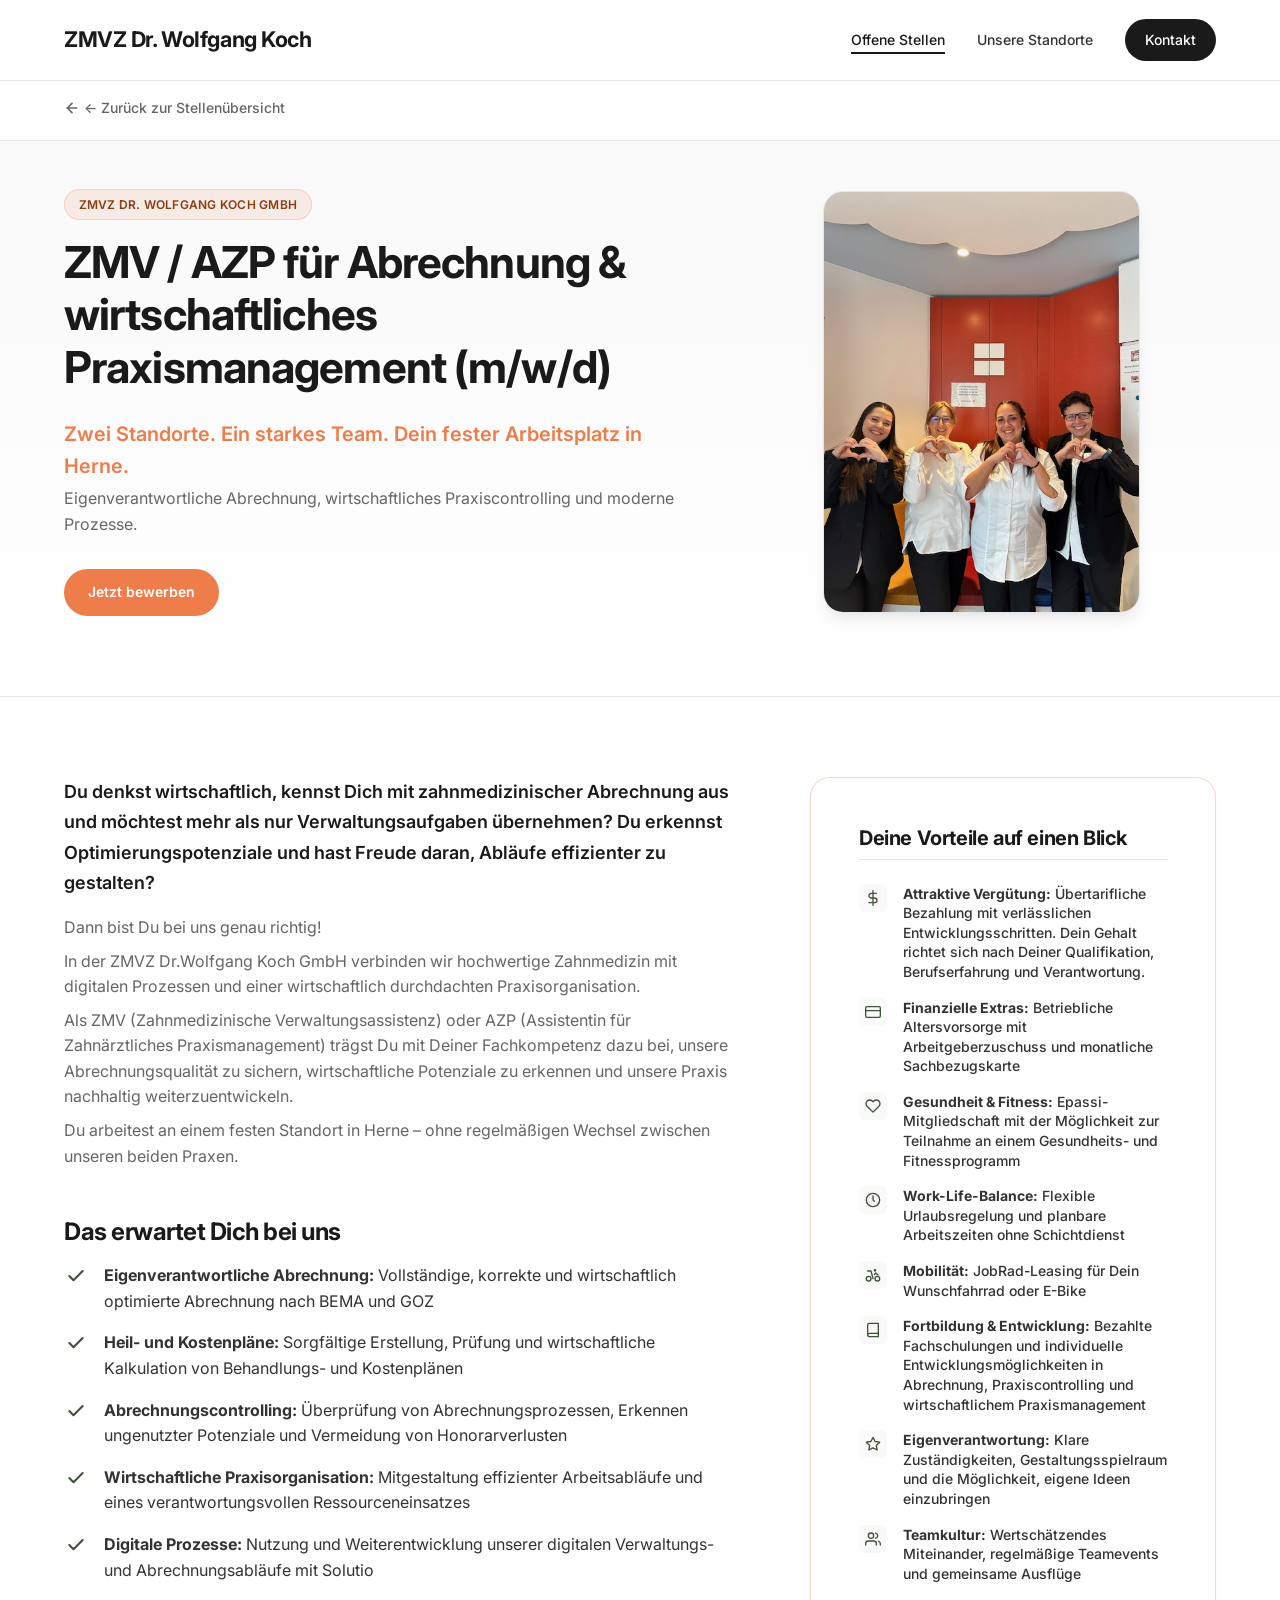
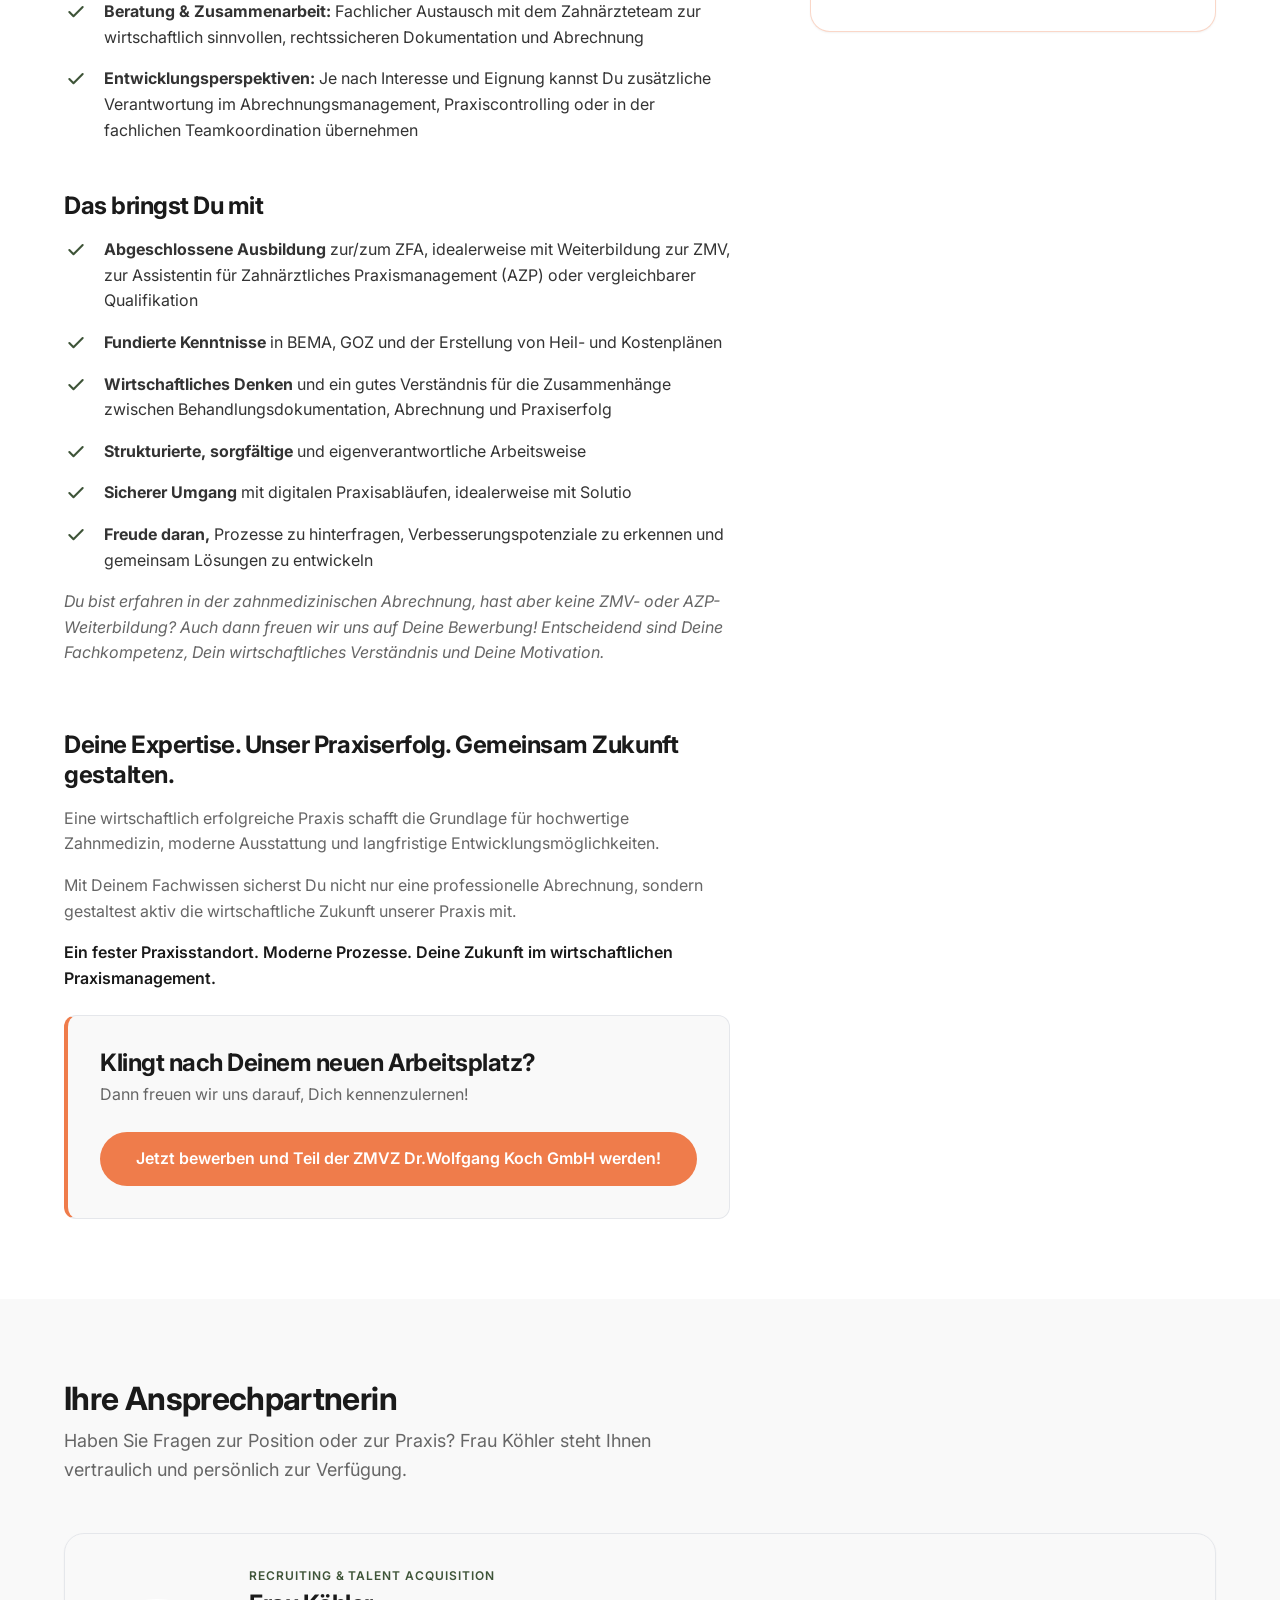
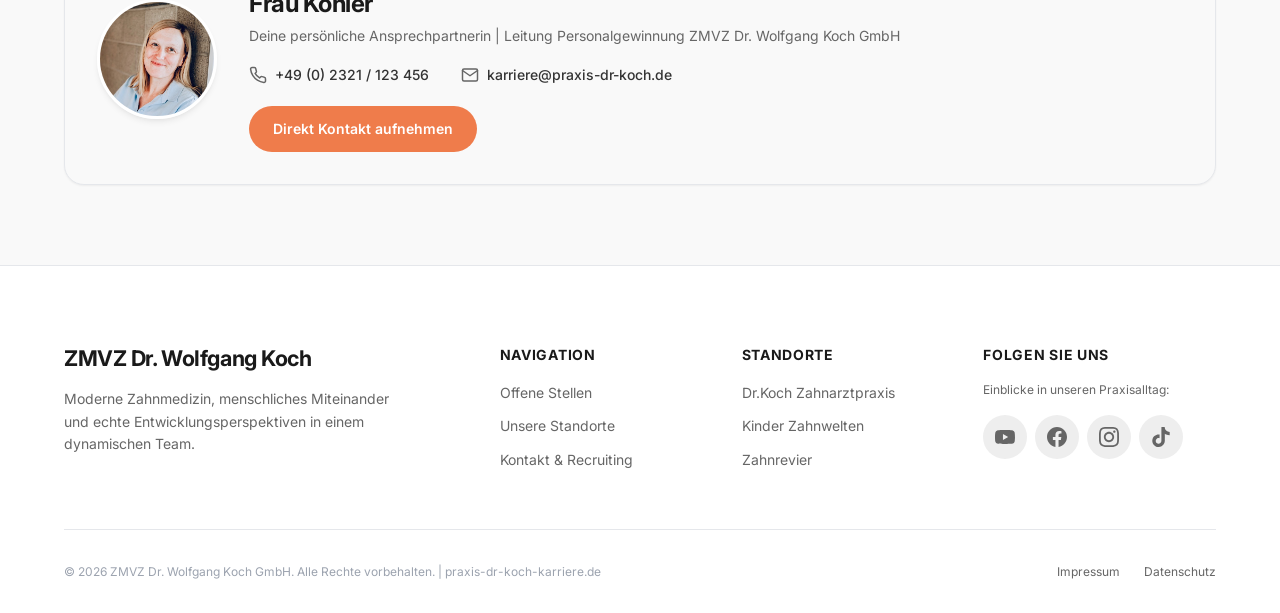
<file: jobs/zmv-abrechnung.html>
<!DOCTYPE html>
<html lang="de">
<head>
  <meta charset="UTF-8">
  <meta name="viewport" content="width=device-width, initial-scale=1.0">
  <title>ZMV / AZP für Abrechnung &amp; wirtschaftliches Praxismanagement (m/w/d) | ZMVZ Dr. Wolfgang Koch GmbH</title>
  <meta name="description" content="Stellenangebot: ZMV / AZP für Abrechnung &amp; wirtschaftliches Praxismanagement (m/w/d) in der ZMVZ Dr. Wolfgang Koch GmbH in Herne. Eigenverantwortliche Abrechnung, BEMA, GOZ, Solutio und attraktive Vergütung.">
  
  <!-- Zentrales Stylesheet -->
  <link rel="stylesheet" href="../css/style.css">
</head>
<body>

  <!-- ==========================================================================
       1. Header & Hauptnavigation (Globales Header-Design)
       ========================================================================== -->
  <header class="site-header">
    <div class="container header-container">
      <!-- Logo links -->
      <a href="../index.html" class="site-logo" aria-label="ZMVZ Dr. Wolfgang Koch Startseite">
        <span class="site-logo-text">ZMVZ Dr. Wolfgang Koch</span>
      </a>

      <!-- Mobile Navigation Toggle -->
      <button class="mobile-nav-toggle" aria-label="Menü öffnen" aria-expanded="false">
        <svg viewBox="0 0 24 24" fill="none" stroke="currentColor" stroke-width="2" stroke-linecap="round" stroke-linejoin="round">
          <line x1="3" y1="12" x2="21" y2="12"></line>
          <line x1="3" y1="6" x2="21" y2="6"></line>
          <line x1="3" y1="18" x2="21" y2="18"></line>
        </svg>
      </button>

      <!-- Navigation rechts -->
      <nav class="main-nav" aria-label="Hauptnavigation">
        <ul class="nav-list">
          <li><a href="../jobs.html" class="nav-link active" aria-current="page">Offene Stellen</a></li>
          <li><a href="../index.html#standorte" class="nav-link">Unsere Standorte</a></li>
          <li><a href="#kontakt" class="nav-btn-contact">Kontakt</a></li>
        </ul>
      </nav>
    </div>
  </header>

  <!-- Breadcrumb / Zurück-Link zu jobs.html -->
  <div class="breadcrumb-bar">
    <div class="container">
      <a href="../jobs.html" class="back-link">
        <svg viewBox="0 0 24 24" fill="none" stroke="currentColor" stroke-width="2" stroke-linecap="round" stroke-linejoin="round">
          <line x1="19" y1="12" x2="5" y2="12"></line>
          <polyline points="12 19 5 12 12 5"></polyline>
        </svg>
        ← Zurück zur Stellenübersicht
      </a>
    </div>
  </div>

  <main>
    <!-- ==========================================================================
         2. Hero-Sektion der Stelle (2 Spalten Desktop, 1 Spalte Mobil)
         ========================================================================== -->
    <section class="job-hero">
      <div class="container">
        <div class="job-hero-grid">
          <!-- Linke Spalte: Praxis-Badge, H1-Titel & Untertitel -->
          <div class="job-hero-content">
            <span class="badge badge-revier job-hero-badge">ZMVZ DR. WOLFGANG KOCH GMBH</span>
            <h1 class="job-hero-title">ZMV / AZP für Abrechnung &amp; wirtschaftliches Praxismanagement (m/w/d)</h1>
            
            <p style="font-size: var(--font-lg); font-weight: 600; color: var(--accent-revier); margin-bottom: var(--space-xs);">
              Zwei Standorte. Ein starkes Team. Dein fester Arbeitsplatz in Herne.
            </p>
            <p class="text-muted" style="font-size: var(--font-base); margin-bottom: var(--space-xl);">
              Eigenverantwortliche Abrechnung, wirtschaftliches Praxiscontrolling und moderne Prozesse.
            </p>

            <div class="hero-actions">
              <a href="#kontakt" class="btn btn-revier">Jetzt bewerben</a>
            </div>
          </div>

          <!-- Rechte Spalte: Foto (max. 450px, abgerundete Ecken) -->
          <div class="job-hero-image-wrap" style="max-width: 450px; justify-self: center;">
            <img src="../images/job-anmeldung.jpg" alt="Moderner Verwaltungs- und Abrechnungsbereich der ZMVZ Dr. Wolfgang Koch GmbH" class="job-hero-image">
          </div>
        </div>
      </div>
    </section>

    <!-- ==========================================================================
         3. Inhaltliche Sektion (Zwei Spalten: 60% Inhalte | 40% Benefits-Box)
         ========================================================================== -->
    <section class="section">
      <div class="container">
        <div class="job-detail-grid">
          
          <!-- Linke Spalte (Breit, ca. 60%): Aufgaben & Profil -->
          <div class="job-main-content">
            <!-- Intro -->
            <article class="content-block">
              <p class="lead" style="font-weight: 600; color: var(--primary-dark); margin-bottom: var(--space-md);">
                Du denkst wirtschaftlich, kennst Dich mit zahnmedizinischer Abrechnung aus und möchtest mehr als nur Verwaltungsaufgaben übernehmen? Du erkennst Optimierungspotenziale und hast Freude daran, Abläufe effizienter zu gestalten?
              </p>
              <p class="text-muted" style="margin-bottom: var(--space-sm);">
                Dann bist Du bei uns genau richtig!
              </p>
              <p class="text-muted" style="margin-bottom: var(--space-sm);">
                In der ZMVZ Dr.Wolfgang Koch GmbH verbinden wir hochwertige Zahnmedizin mit digitalen Prozessen und einer wirtschaftlich durchdachten Praxisorganisation.
              </p>
              <p class="text-muted" style="margin-bottom: var(--space-sm);">
                Als ZMV (Zahnmedizinische Verwaltungsassistenz) oder AZP (Assistentin für Zahnärztliches Praxismanagement) trägst Du mit Deiner Fachkompetenz dazu bei, unsere Abrechnungsqualität zu sichern, wirtschaftliche Potenziale zu erkennen und unsere Praxis nachhaltig weiterzuentwickeln.
              </p>
              <p class="text-muted" style="margin-bottom: 0;">
                Du arbeitest an einem festen Standort in Herne – ohne regelmäßigen Wechsel zwischen unseren beiden Praxen.
              </p>
            </article>

            <!-- Das erwartet Dich bei uns -->
            <article class="content-block">
              <h2>Das erwartet Dich bei uns</h2>
              
              <ul class="icon-list">
                <li class="icon-list-item">
                  <span class="icon-list-icon">
                    <svg viewBox="0 0 24 24" fill="none" stroke="currentColor" stroke-width="2.5" stroke-linecap="round" stroke-linejoin="round">
                      <polyline points="20 6 9 17 4 12"></polyline>
                    </svg>
                  </span>
                  <span><strong>Eigenverantwortliche Abrechnung:</strong> Vollständige, korrekte und wirtschaftlich optimierte Abrechnung nach BEMA und GOZ</span>
                </li>
                <li class="icon-list-item">
                  <span class="icon-list-icon">
                    <svg viewBox="0 0 24 24" fill="none" stroke="currentColor" stroke-width="2.5" stroke-linecap="round" stroke-linejoin="round">
                      <polyline points="20 6 9 17 4 12"></polyline>
                    </svg>
                  </span>
                  <span><strong>Heil- und Kostenpläne:</strong> Sorgfältige Erstellung, Prüfung und wirtschaftliche Kalkulation von Behandlungs- und Kostenplänen</span>
                </li>
                <li class="icon-list-item">
                  <span class="icon-list-icon">
                    <svg viewBox="0 0 24 24" fill="none" stroke="currentColor" stroke-width="2.5" stroke-linecap="round" stroke-linejoin="round">
                      <polyline points="20 6 9 17 4 12"></polyline>
                    </svg>
                  </span>
                  <span><strong>Abrechnungscontrolling:</strong> Überprüfung von Abrechnungsprozessen, Erkennen ungenutzter Potenziale und Vermeidung von Honorarverlusten</span>
                </li>
                <li class="icon-list-item">
                  <span class="icon-list-icon">
                    <svg viewBox="0 0 24 24" fill="none" stroke="currentColor" stroke-width="2.5" stroke-linecap="round" stroke-linejoin="round">
                      <polyline points="20 6 9 17 4 12"></polyline>
                    </svg>
                  </span>
                  <span><strong>Wirtschaftliche Praxisorganisation:</strong> Mitgestaltung effizienter Arbeitsabläufe und eines verantwortungsvollen Ressourceneinsatzes</span>
                </li>
                <li class="icon-list-item">
                  <span class="icon-list-icon">
                    <svg viewBox="0 0 24 24" fill="none" stroke="currentColor" stroke-width="2.5" stroke-linecap="round" stroke-linejoin="round">
                      <polyline points="20 6 9 17 4 12"></polyline>
                    </svg>
                  </span>
                  <span><strong>Digitale Prozesse:</strong> Nutzung und Weiterentwicklung unserer digitalen Verwaltungs- und Abrechnungsabläufe mit Solutio</span>
                </li>
                <li class="icon-list-item">
                  <span class="icon-list-icon">
                    <svg viewBox="0 0 24 24" fill="none" stroke="currentColor" stroke-width="2.5" stroke-linecap="round" stroke-linejoin="round">
                      <polyline points="20 6 9 17 4 12"></polyline>
                    </svg>
                  </span>
                  <span><strong>Beratung &amp; Zusammenarbeit:</strong> Fachlicher Austausch mit dem Zahnärzteteam zur wirtschaftlich sinnvollen, rechtssicheren Dokumentation und Abrechnung</span>
                </li>
                <li class="icon-list-item">
                  <span class="icon-list-icon">
                    <svg viewBox="0 0 24 24" fill="none" stroke="currentColor" stroke-width="2.5" stroke-linecap="round" stroke-linejoin="round">
                      <polyline points="20 6 9 17 4 12"></polyline>
                    </svg>
                  </span>
                  <span><strong>Entwicklungsperspektiven:</strong> Je nach Interesse und Eignung kannst Du zusätzliche Verantwortung im Abrechnungsmanagement, Praxiscontrolling oder in der fachlichen Teamkoordination übernehmen</span>
                </li>
              </ul>
            </article>

            <!-- Das bringst Du mit -->
            <article class="content-block">
              <h2>Das bringst Du mit</h2>

              <ul class="icon-list">
                <li class="icon-list-item">
                  <span class="icon-list-icon">
                    <svg viewBox="0 0 24 24" fill="none" stroke="currentColor" stroke-width="2.5" stroke-linecap="round" stroke-linejoin="round">
                      <polyline points="20 6 9 17 4 12"></polyline>
                    </svg>
                  </span>
                  <span><strong>Abgeschlossene Ausbildung</strong> zur/zum ZFA, idealerweise mit Weiterbildung zur ZMV, zur Assistentin für Zahnärztliches Praxismanagement (AZP) oder vergleichbarer Qualifikation</span>
                </li>
                <li class="icon-list-item">
                  <span class="icon-list-icon">
                    <svg viewBox="0 0 24 24" fill="none" stroke="currentColor" stroke-width="2.5" stroke-linecap="round" stroke-linejoin="round">
                      <polyline points="20 6 9 17 4 12"></polyline>
                    </svg>
                  </span>
                  <span><strong>Fundierte Kenntnisse</strong> in BEMA, GOZ und der Erstellung von Heil- und Kostenplänen</span>
                </li>
                <li class="icon-list-item">
                  <span class="icon-list-icon">
                    <svg viewBox="0 0 24 24" fill="none" stroke="currentColor" stroke-width="2.5" stroke-linecap="round" stroke-linejoin="round">
                      <polyline points="20 6 9 17 4 12"></polyline>
                    </svg>
                  </span>
                  <span><strong>Wirtschaftliches Denken</strong> und ein gutes Verständnis für die Zusammenhänge zwischen Behandlungsdokumentation, Abrechnung und Praxiserfolg</span>
                </li>
                <li class="icon-list-item">
                  <span class="icon-list-icon">
                    <svg viewBox="0 0 24 24" fill="none" stroke="currentColor" stroke-width="2.5" stroke-linecap="round" stroke-linejoin="round">
                      <polyline points="20 6 9 17 4 12"></polyline>
                    </svg>
                  </span>
                  <span><strong>Strukturierte, sorgfältige</strong> und eigenverantwortliche Arbeitsweise</span>
                </li>
                <li class="icon-list-item">
                  <span class="icon-list-icon">
                    <svg viewBox="0 0 24 24" fill="none" stroke="currentColor" stroke-width="2.5" stroke-linecap="round" stroke-linejoin="round">
                      <polyline points="20 6 9 17 4 12"></polyline>
                    </svg>
                  </span>
                  <span><strong>Sicherer Umgang</strong> mit digitalen Praxisabläufen, idealerweise mit Solutio</span>
                </li>
                <li class="icon-list-item">
                  <span class="icon-list-icon">
                    <svg viewBox="0 0 24 24" fill="none" stroke="currentColor" stroke-width="2.5" stroke-linecap="round" stroke-linejoin="round">
                      <polyline points="20 6 9 17 4 12"></polyline>
                    </svg>
                  </span>
                  <span><strong>Freude daran,</strong> Prozesse zu hinterfragen, Verbesserungspotenziale zu erkennen und gemeinsam Lösungen zu entwickeln</span>
                </li>
              </ul>

              <p class="text-muted" style="margin-top: var(--space-md); font-style: italic;">
                Du bist erfahren in der zahnmedizinischen Abrechnung, hast aber keine ZMV- oder AZP-Weiterbildung? Auch dann freuen wir uns auf Deine Bewerbung! Entscheidend sind Deine Fachkompetenz, Dein wirtschaftliches Verständnis und Deine Motivation.
              </p>
            </article>

            <!-- Abschluss / Zukunft gestalten -->
            <article class="content-block">
              <h2>Deine Expertise. Unser Praxiserfolg. Gemeinsam Zukunft gestalten.</h2>
              <p class="text-muted" style="margin-bottom: var(--space-md);">
                Eine wirtschaftlich erfolgreiche Praxis schafft die Grundlage für hochwertige Zahnmedizin, moderne Ausstattung und langfristige Entwicklungsmöglichkeiten.
              </p>
              <p class="text-muted" style="margin-bottom: var(--space-md);">
                Mit Deinem Fachwissen sicherst Du nicht nur eine professionelle Abrechnung, sondern gestaltest aktiv die wirtschaftliche Zukunft unserer Praxis mit.
              </p>
              <p class="text-muted" style="font-weight: 600; color: var(--primary-dark); margin-bottom: var(--space-lg);">
                Ein fester Praxisstandort. Moderne Prozesse. Deine Zukunft im wirtschaftlichen Praxismanagement.
              </p>

              <div class="cta-banner" style="background-color: var(--bg-light); border: 1px solid var(--border-color); border-left: 4px solid var(--accent-revier); border-radius: var(--radius-md); padding: var(--space-xl); margin-top: var(--space-lg);">
                <h3 style="margin-top: 0; margin-bottom: var(--space-xs); font-size: var(--font-xl); color: var(--primary-dark);">Klingt nach Deinem neuen Arbeitsplatz?</h3>
                <p style="margin-bottom: var(--space-lg); color: var(--text-muted); font-size: var(--font-base);">
                  Dann freuen wir uns darauf, Dich kennenzulernen!
                </p>
                <a href="#kontakt" class="btn btn-revier btn-apply" data-user="karriere" data-domain="praxis-dr-koch.de" data-job-title="ZMV / AZP für Abrechnung &amp; wirtschaftliches Praxismanagement (m/w/d)">
                  Jetzt bewerben und Teil der ZMVZ Dr.Wolfgang Koch GmbH werden!
                </a>
              </div>
            </article>
          </div>

          <!-- Rechte Spalte (Schmal, ca. 40%): Schwebende "Vorteile-Box" mit feinem, orangefarbenem Rahmen -->
          <aside>
            <div class="benefits-box benefits-box-revier">
              <h3 class="benefits-box-title">Deine Vorteile auf einen Blick</h3>
              <div class="benefits-list">
                
                <div class="benefit-item">
                  <span class="benefit-item-icon">
                    <svg viewBox="0 0 24 24" fill="none" stroke="currentColor" stroke-width="2" stroke-linecap="round" stroke-linejoin="round">
                      <line x1="12" y1="1" x2="12" y2="23"></line>
                      <path d="M17 5H9.5a3.5 3.5 0 0 0 0 7h5a3.5 3.5 0 0 1 0 7H6"></path>
                    </svg>
                  </span>
                  <span><strong>Attraktive Vergütung:</strong> Übertarifliche Bezahlung mit verlässlichen Entwicklungsschritten. Dein Gehalt richtet sich nach Deiner Qualifikation, Berufserfahrung und Verantwortung.</span>
                </div>

                <div class="benefit-item">
                  <span class="benefit-item-icon">
                    <svg viewBox="0 0 24 24" fill="none" stroke="currentColor" stroke-width="2" stroke-linecap="round" stroke-linejoin="round">
                      <rect x="1" y="4" width="22" height="16" rx="2" ry="2"></rect>
                      <line x1="1" y1="10" x2="23" y2="10"></line>
                    </svg>
                  </span>
                  <span><strong>Finanzielle Extras:</strong> Betriebliche Altersvorsorge mit Arbeitgeberzuschuss und monatliche Sachbezugskarte</span>
                </div>

                <div class="benefit-item">
                  <span class="benefit-item-icon">
                    <svg viewBox="0 0 24 24" fill="none" stroke="currentColor" stroke-width="2" stroke-linecap="round" stroke-linejoin="round">
                      <path d="M20.84 4.61a5.5 5.5 0 0 0-7.78 0L12 5.67l-1.06-1.06a5.5 5.5 0 0 0-7.78 7.78l1.06 1.06L12 21.23l7.78-7.78 1.06-1.06a5.5 5.5 0 0 0 0-7.78z"></path>
                    </svg>
                  </span>
                  <span><strong>Gesundheit &amp; Fitness:</strong> Epassi-Mitgliedschaft mit der Möglichkeit zur Teilnahme an einem Gesundheits- und Fitnessprogramm</span>
                </div>

                <div class="benefit-item">
                  <span class="benefit-item-icon">
                    <svg viewBox="0 0 24 24" fill="none" stroke="currentColor" stroke-width="2" stroke-linecap="round" stroke-linejoin="round">
                      <circle cx="12" cy="12" r="10"></circle>
                      <polyline points="12 6 12 12 14 14"></polyline>
                    </svg>
                  </span>
                  <span><strong>Work-Life-Balance:</strong> Flexible Urlaubsregelung und planbare Arbeitszeiten ohne Schichtdienst</span>
                </div>

                <div class="benefit-item">
                  <span class="benefit-item-icon">
                    <svg viewBox="0 0 24 24" fill="none" stroke="currentColor" stroke-width="2" stroke-linecap="round" stroke-linejoin="round">
                      <circle cx="5.5" cy="17.5" r="3.5"></circle>
                      <circle cx="18.5" cy="17.5" r="3.5"></circle>
                      <path d="M15 6a1 1 0 1 0 0-2 1 1 0 0 0 0 2zm-3 11.5L9 6H4m10 5.5l2-2.5 3.5 3"></path>
                    </svg>
                  </span>
                  <span><strong>Mobilität:</strong> JobRad-Leasing für Dein Wunschfahrrad oder E-Bike</span>
                </div>

                <div class="benefit-item">
                  <span class="benefit-item-icon">
                    <svg viewBox="0 0 24 24" fill="none" stroke="currentColor" stroke-width="2" stroke-linecap="round" stroke-linejoin="round">
                      <path d="M4 19.5A2.5 2.5 0 0 1 6.5 17H20"></path>
                      <path d="M6.5 2H20v20H6.5A2.5 2.5 0 0 1 4 19.5v-15A2.5 2.5 0 0 1 6.5 2z"></path>
                    </svg>
                  </span>
                  <span><strong>Fortbildung &amp; Entwicklung:</strong> Bezahlte Fachschulungen und individuelle Entwicklungsmöglichkeiten in Abrechnung, Praxiscontrolling und wirtschaftlichem Praxismanagement</span>
                </div>

                <div class="benefit-item">
                  <span class="benefit-item-icon">
                    <svg viewBox="0 0 24 24" fill="none" stroke="currentColor" stroke-width="2" stroke-linecap="round" stroke-linejoin="round">
                      <polygon points="12 2 15.09 8.26 22 9.27 17 14.14 18.18 21.02 12 17.77 5.82 21.02 7 14.14 2 9.27 8.91 8.26 12 2"></polygon>
                    </svg>
                  </span>
                  <span><strong>Eigenverantwortung:</strong> Klare Zuständigkeiten, Gestaltungsspielraum und die Möglichkeit, eigene Ideen einzubringen</span>
                </div>

                <div class="benefit-item">
                  <span class="benefit-item-icon">
                    <svg viewBox="0 0 24 24" fill="none" stroke="currentColor" stroke-width="2" stroke-linecap="round" stroke-linejoin="round">
                      <path d="M17 21v-2a4 4 0 0 0-4-4H5a4 4 0 0 0-4 4v2"></path>
                      <circle cx="9" cy="7" r="4"></circle>
                      <path d="M23 21v-2a4 4 0 0 0-3-3.87"></path>
                      <path d="M16 3.13a4 4 0 0 1 0 7.75"></path>
                    </svg>
                  </span>
                  <span><strong>Teamkultur:</strong> Wertschätzendes Miteinander, regelmäßige Teamevents und gemeinsame Ausflüge</span>
                </div>

              </div>
            </div>
          </aside>

        </div>
      </div>
    </section>

    <!-- ==========================================================================
         4. Ansprechpartner-Widget für Frau Köhler (.contact-widget)
         ========================================================================== -->
    <section id="kontakt" class="section section-light">
      <div class="container">
        <h2 class="section-title">Ihre Ansprechpartnerin</h2>
        <p class="section-subtitle">Haben Sie Fragen zur Position oder zur Praxis? Frau Köhler steht Ihnen vertraulich und persönlich zur Verfügung.</p>

        <!-- Kontakt-Widget -->
        <div class="contact-widget">
          <div class="contact-widget-avatar-wrap">
            <img src="../images/frau-koehler.jpg" alt="Portrait von Frau Köhler – Leitung Personalgewinnung" class="contact-widget-avatar">
          </div>
          
          <div class="contact-widget-info">
            <span class="contact-widget-role">RECRUITING &amp; TALENT ACQUISITION</span>
            <h3 class="contact-widget-name">Frau Köhler</h3>
            <p class="contact-widget-title">Deine persönliche Ansprechpartnerin | Leitung Personalgewinnung ZMVZ Dr. Wolfgang Koch GmbH</p>

            <div class="contact-widget-details">
              <a href="tel:+492321123456" class="contact-widget-item" aria-label="Telefonnummer von Frau Köhler anrufen">
                <svg viewBox="0 0 24 24" fill="none" stroke="currentColor" stroke-width="2" stroke-linecap="round" stroke-linejoin="round">
                  <path d="M22 16.92v3a2 2 0 0 1-2.18 2 19.79 19.79 0 0 1-8.63-3.07 19.5 19.5 0 0 1-6-6 19.79 19.79 0 0 1-3.07-8.67A2 2 0 0 1 4.11 2h3a2 2 0 0 1 2 1.72 12.84 12.84 0 0 0 .7 2.81 2 2 0 0 1-.45 2.11L8.09 9.91a16 16 0 0 0 6 6l1.27-1.27a2 2 0 0 1 2.11-.45 12.84 12.84 0 0 0 2.81.7A2 2 0 0 1 22 16.92z"></path>
                </svg>
                <span>+49 (0) 2321 / 123 456</span>
              </a>

              <a href="mailto:karriere@praxis-dr-koch.de" class="contact-widget-item" aria-label="E-Mail an Frau Köhler senden">
                <svg viewBox="0 0 24 24" fill="none" stroke="currentColor" stroke-width="2" stroke-linecap="round" stroke-linejoin="round">
                  <path d="M4 4h16c1.1 0 2 .9 2 2v12c0 1.1-.9 2-2 2H4c-1.1 0-2-.9-2-2V6c0-1.1.9-2 2-2z"></path>
                  <polyline points="22,6 12,13 2,6"></polyline>
                </svg>
                <span>karriere@praxis-dr-koch.de</span>
              </a>
            </div>

            <div class="contact-widget-cta">
              <a href="mailto:karriere@praxis-dr-koch.de?subject=Frage%20zur%20Stelle%20als%20ZMV%20/%20AZP%20(m/w/d)" class="btn btn-revier">
                Direkt Kontakt aufnehmen
              </a>
            </div>
          </div>
        </div>
      </div>
    </section>
  </main>

  <!-- ==========================================================================
       5. Globaler Footer
       ========================================================================== -->
  <footer class="site-footer">
    <div class="container">
      <div class="footer-top">
        <!-- Brand Spalte -->
        <div class="footer-brand">
          <a href="../index.html" class="site-logo" aria-label="ZMVZ Dr. Wolfgang Koch Startseite">
            <span class="site-logo-text">ZMVZ Dr. Wolfgang Koch</span>
          </a>
          <p>
            Moderne Zahnmedizin, menschliches Miteinander und echte Entwicklungsperspektiven in einem dynamischen Team.
          </p>
        </div>

        <!-- Links Spalte 1 -->
        <div>
          <h4 class="footer-heading">Navigation</h4>
          <ul class="footer-links">
            <li><a href="../jobs.html">Offene Stellen</a></li>
            <li><a href="../index.html#standorte">Unsere Standorte</a></li>
            <li><a href="#kontakt">Kontakt &amp; Recruiting</a></li>
          </ul>
        </div>

        <!-- Links Spalte 2 -->
        <div>
          <h4 class="footer-heading">Standorte</h4>
          <ul class="footer-links">
            <li><a href="https://www.praxis-dr-koch.de/" target="_blank" rel="noopener noreferrer">Dr.Koch Zahnarztpraxis</a></li>
            <li><a href="https://kinder-zahnwelten.de/" target="_blank" rel="noopener noreferrer">Kinder Zahnwelten</a></li>
            <li><a href="https://zahnrevier.de/" target="_blank" rel="noopener noreferrer">Zahnrevier</a></li>
          </ul>
        </div>

        <!-- Social Media Spalte -->
        <div>
          <h4 class="footer-heading">Folgen Sie uns</h4>
          <p class="text-muted" style="font-size: var(--font-xs); margin-bottom: var(--space-md);">
            Einblicke in unseren Praxisalltag:
          </p>
          
          <div class="social-links" aria-label="Social Media Kanäle">
            <!-- YouTube -->
            <a href="https://www.youtube.com/channel/UCBZ_MBWrruyP1A4gJ_5atKA" 
               class="social-btn" 
               target="_blank" 
               rel="noopener noreferrer" 
               title="YouTube – Dr. Koch"
               aria-label="YouTube Kanal öffnen">
              <svg viewBox="0 0 24 24">
                <path d="M23.498 6.186a3.016 3.016 0 0 0-2.122-2.136C19.505 3.545 12 3.545 12 3.545s-7.505 0-9.377.505A3.017 3.017 0 0 0 .502 6.186C0 8.07 0 12 0 12s0 3.93.502 5.814a3.016 3.016 0 0 0 2.122 2.136c1.871.505 9.376.505 9.376.505s7.505 0 9.377-.505a3.015 3.015 0 0 0 2.122-2.136C24 15.93 24 12 24 12s0-3.93-.502-5.814zM9.545 15.568V8.432L15.818 12l-6.273 3.568z"/>
              </svg>
            </a>

            <!-- Facebook -->
            <a href="https://www.facebook.com/Dr.KochZahnarztpraxis" 
               class="social-btn" 
               target="_blank" 
               rel="noopener noreferrer" 
               title="Facebook – Dr. Koch Zahnarztpraxis"
               aria-label="Facebook Seite öffnen">
              <svg viewBox="0 0 24 24">
                <path d="M24 12.073c0-6.627-5.373-12-12-12s-12 5.373-12 12c0 5.99 4.388 10.954 10.125 11.854v-8.385H7.078v-3.47h3.047V9.43c0-3.007 1.792-4.669 4.533-4.669 1.312 0 2.686.235 2.686.235v2.953H15.83c-1.491 0-1.956.925-1.956 1.874v2.25h3.328l-.532 3.47h-2.796v8.385C19.612 23.027 24 18.062 24 12.073z"/>
              </svg>
            </a>

            <!-- Instagram -->
            <a href="https://www.instagram.com/dr.koch.zahnarztpraxis/" 
               class="social-btn" 
               target="_blank" 
               rel="noopener noreferrer" 
               title="Instagram – Dr. Koch Zahnarztpraxis"
               aria-label="Instagram Profil öffnen">
              <svg viewBox="0 0 24 24">
                <path d="M12 2.163c3.204 0 3.584.012 4.85.07 3.252.148 4.771 1.691 4.919 4.919.058 1.265.069 1.645.069 4.849 0 3.205-.012 3.584-.069 4.849-.149 3.225-1.664 4.771-4.919 4.919-1.266.058-1.644.07-4.85.07-3.204 0-3.584-.012-4.849-.07-3.26-.149-4.771-1.699-4.919-4.92-.058-1.265-.07-1.644-.07-4.849 0-3.204.013-3.583.07-4.849.149-3.227 1.664-4.771 4.919-4.919 1.266-.057 1.645-.069 4.849-.069zm0-2.163c-3.259 0-3.667.014-4.947.072-4.358.2-6.78 2.618-6.98 6.98-.059 1.281-.073 1.689-.073 4.948 0 3.259.014 3.668.072 4.948.2 4.358 2.618 6.78 6.98 6.98 1.281.058 1.689.072 4.948.072 3.259 0 3.668-.014 4.948-.072 4.354-.2 6.782-2.618 6.979-6.98.059-1.28.073-1.689.073-4.948 0-3.259-.014-3.667-.072-4.947-.196-4.354-2.617-6.78-6.979-6.98-1.281-.059-1.69-.073-4.949-.073zm0 5.838c-3.403 0-6.162 2.759-6.162 6.162s2.759 6.163 6.162 6.163 6.162-2.759 6.162-6.163c0-3.403-2.759-6.162-6.162-6.162zm0 10.162c-2.209 0-4-1.79-4-4 0-2.209 1.791-4 4-4s4 1.791 4 4c0 2.21-1.791 4-4 4zm6.406-11.845c-.796 0-1.441.645-1.441 1.44s.645 1.44 1.441 1.44c.795 0 1.439-.645 1.439-1.44s-.644-1.44-1.439-1.44z"/>
              </svg>
            </a>

            <!-- TikTok -->
            <a href="https://www.tiktok.com/@kinderzahnwelten" 
               class="social-btn" 
               target="_blank" 
               rel="noopener noreferrer" 
               title="TikTok – @kinderzahnwelten"
               aria-label="TikTok Profil öffnen">
              <svg viewBox="0 0 24 24">
                <path d="M12.525.02c1.31-.02 2.61-.01 3.91-.02.08 1.53.63 3.09 1.75 4.17 1.12 1.11 2.7 1.62 4.24 1.79v4.03c-1.44-.05-2.89-.35-4.2-.97-.57-.26-1.1-.59-1.62-.93-.01 2.92.01 5.84-.02 8.75-.08 1.4-.54 2.79-1.35 3.94-1.31 1.92-3.58 3.17-5.91 3.21-1.43.08-2.86-.31-4.08-1.03-2.02-1.19-3.44-3.37-3.65-5.71-.02-.5-.03-1-.01-1.49.18-1.9 1.12-3.72 2.58-4.96 1.66-1.44 3.98-2.13 6.15-1.72.02 1.48-.04 2.96-.04 4.44-.99-.32-2.15-.23-3.02.37-.63.41-1.11 1.04-1.36 1.75-.21.51-.24 1.07-.14 1.61.24 1.64 1.82 2.89 3.5 2.72 1.14-.07 2.19-.74 2.75-1.74.32-.54.48-1.17.47-1.81.03-4.52-.01-9.04.01-13.56z"/>
              </svg>
            </a>
          </div>
        </div>
      </div>

      <!-- Footer Bottom Bar -->
      <div class="footer-bottom">
        <div>
          &copy; 2026 ZMVZ Dr. Wolfgang Koch GmbH. Alle Rechte vorbehalten. | <a href="https://praxis-dr-koch-karriere.de" style="color: inherit;">praxis-dr-koch-karriere.de</a>
        </div>
        <div class="footer-legal-links">
          <a href="../impressum.html">Impressum</a>
          <a href="../datenschutz.html">Datenschutz</a>
        </div>
      </div>
    </div>
  </footer>

  <!-- Globales JavaScript (inkl. Spamschutz für Bewerbungsbutton) -->
  <script src="../js/main.js"></script>
</body>
</html>
</file>
<file: css/style.css>
/**
 * MVZ Dr. Wolfgang Koch GmbH - Karriereportal
 * Modernes, minimalistisches Stylesheet
 * Domain: praxis-dr-koch-karriere.de
 */

/* ==========================================================================
   1. Google Fonts & CSS Custom Properties (Variablen)
   ========================================================================== */
@import url('https://fonts.googleapis.com/css2?family=Inter:wght@300;400;500;600;700&display=swap');

:root {
  /* Primär- und Akzentfarben laut Vorgabe */
  --primary-dark: #1A1A1A;                 /* Anthrazit aus dem B38-Logo */
  --primary-white: #FFFFFF;
  --accent-koch: #3E5438;                  /* Eleganter Grünton für Dr. Koch & Buttons */
  --accent-kinder: #2DAAE1;                /* Blauton für Kinder Zahnwelten */
  --accent-revier: #EF7C4B;                /* Orangeton für das Zahnrevier */

  /* Neutrale Töne & Hintergründe */
  --bg-light: #F9F9F9;
  --bg-white: #FFFFFF;
  --bg-subtle: #F3F4F6;
  --border-color: #E5E7EB;
  --border-hover: #D1D5DB;

  /* Typografie & Textfarben */
  --text-main: #333333;
  --text-muted: #666666;
  --text-light: #9CA3AF;
  --font-main: 'Inter', -apple-system, BlinkMacSystemFont, 'Segoe UI', Roboto, Helvetica, Arial, sans-serif;

  /* Typografie-Größen */
  --font-xs: 0.75rem;     /* 12px */
  --font-sm: 0.875rem;    /* 14px */
  --font-base: 1rem;       /* 16px */
  --font-md: 1.125rem;    /* 18px */
  --font-lg: 1.25rem;     /* 20px */
  --font-xl: 1.5rem;      /* 24px */
  --font-2xl: 2rem;       /* 32px */
  --font-3xl: 2.75rem;    /* 44px */

  /* Abstände */
  --space-xs: 0.25rem;    /* 4px */
  --space-sm: 0.5rem;     /* 8px */
  --space-md: 1rem;       /* 16px */
  --space-lg: 1.5rem;     /* 24px */
  --space-xl: 2rem;       /* 32px */
  --space-2xl: 3rem;      /* 48px */
  --space-3xl: 5rem;      /* 80px */

  /* Layout & Container */
  --container-max-width: 1200px;
  --header-height: 80px;

  /* Radien & Schatten */
  --radius-sm: 6px;
  --radius-md: 12px;
  --radius-lg: 20px;
  --radius-full: 9999px;

  --shadow-sm: 0 1px 2px 0 rgba(0, 0, 0, 0.05);
  --shadow-md: 0 4px 6px -1px rgba(0, 0, 0, 0.07), 0 2px 4px -2px rgba(0, 0, 0, 0.05);
  --shadow-lg: 0 10px 15px -3px rgba(0, 0, 0, 0.08), 0 4px 6px -4px rgba(0, 0, 0, 0.04);
  --shadow-hover: 0 14px 24px -4px rgba(0, 0, 0, 0.12);

  /* Transitionen */
  --transition-fast: 0.15s ease-in-out;
  --transition: 0.25s ease-in-out;
}

/* ==========================================================================
   2. Modernes CSS-Reset & Basis-Einstellungen
   ========================================================================== */
*,
*::before,
*::after {
  box-sizing: border-box;
  margin: 0;
  padding: 0;
}

html {
  font-size: 16px;
  scroll-behavior: smooth;
  -webkit-text-size-adjust: 100%;
}

body {
  font-family: var(--font-main);
  background-color: var(--primary-white);
  color: var(--text-main);
  line-height: 1.6;
  font-weight: 400;
  -webkit-font-smoothing: antialiased;
  -moz-osx-font-smoothing: grayscale;
  overflow-x: hidden;
  display: flex;
  flex-direction: column;
  min-height: 100vh;
}

img,
picture,
video,
canvas,
svg {
  display: block;
  max-width: 100%;
  height: auto;
}

input,
button,
textarea,
select {
  font: inherit;
  color: inherit;
}

button {
  cursor: pointer;
  border: none;
  background: none;
}

a {
  color: inherit;
  text-decoration: none;
  transition: color var(--transition);
}

ul,
ol {
  list-style: none;
}

/* Fokuszustände für barrierefreie Tastaturbedienung */
:focus-visible {
  outline: 2px solid var(--primary-dark);
  outline-offset: 3px;
}

/* ==========================================================================
   3. Typografie
   ========================================================================== */
h1, h2, h3, h4, h5, h6 {
  color: var(--primary-dark);
  font-weight: 700;
  line-height: 1.25;
  letter-spacing: -0.02em;
}

h1 { font-size: clamp(2rem, 4vw, var(--font-3xl)); }
h2 { font-size: clamp(1.5rem, 3vw, var(--font-2xl)); margin-bottom: var(--space-md); }
h3 { font-size: var(--font-xl); margin-bottom: var(--space-sm); }
h4 { font-size: var(--font-lg); }

p {
  margin-bottom: var(--space-md);
  color: var(--text-main);
}

p.lead {
  font-size: var(--font-md);
  color: var(--text-muted);
  line-height: 1.7;
}

.text-muted {
  color: var(--text-muted);
}

.text-center {
  text-align: center;
}

/* ==========================================================================
   4. Layout-Helfer & Container
   ========================================================================== */
.container {
  width: 100%;
  max-width: var(--container-max-width);
  margin-left: auto;
  margin-right: auto;
  padding-left: var(--space-lg);
  padding-right: var(--space-lg);
}

.section {
  padding-top: var(--space-3xl);
  padding-bottom: var(--space-3xl);
}

.section-light {
  background-color: var(--bg-light);
}

.section-bordered-top {
  border-top: 1px solid var(--border-color);
}

.section-title {
  margin-bottom: var(--space-sm);
}

.section-subtitle {
  color: var(--text-muted);
  font-size: var(--font-md);
  margin-bottom: var(--space-2xl);
  max-width: 650px;
}

.grid {
  display: grid;
  gap: var(--space-xl);
}

.grid-2 {
  grid-template-columns: repeat(auto-fit, minmax(320px, 1fr));
}

.grid-3 {
  grid-template-columns: repeat(auto-fit, minmax(280px, 1fr));
}

/* ==========================================================================
   5. Header & Hauptnavigation
   ========================================================================== */
.site-header {
  position: sticky;
  top: 0;
  z-index: 1000;
  background-color: rgba(255, 255, 255, 0.95);
  backdrop-filter: blur(10px);
  -webkit-backdrop-filter: blur(10px);
  border-bottom: 1px solid var(--border-color);
  transition: box-shadow var(--transition);
}

.site-header.scrolled {
  box-shadow: var(--shadow-sm);
}

.header-container {
  display: flex;
  align-items: center;
  justify-content: space-between;
  height: var(--header-height);
}

/* Logo links */
.site-logo {
  display: flex;
  align-items: center;
  gap: var(--space-sm);
  text-decoration: none;
}

.site-logo-img {
  height: 48px;
  width: auto;
  max-width: 240px;
  object-fit: contain;
  display: block;
}

.site-logo-text {
  font-family: var(--font-main);
  font-size: clamp(1.15rem, 2vw, 1.35rem);
  font-weight: 700;
  color: var(--primary-dark);
  letter-spacing: -0.02em;
  line-height: 1.2;
  white-space: nowrap;
  transition: color var(--transition);
}

.site-logo:hover .site-logo-text {
  color: var(--accent-koch);
}

/* Navigation rechts */
.main-nav {
  display: flex;
  align-items: center;
  gap: var(--space-xl);
}

.nav-list {
  display: flex;
  align-items: center;
  gap: var(--space-xl);
}

.nav-link {
  font-size: var(--font-sm);
  font-weight: 500;
  color: var(--text-main);
  position: relative;
  padding: var(--space-xs) 0;
  transition: color var(--transition);
}

.nav-link:hover,
.nav-link.active {
  color: var(--primary-dark);
}

.nav-link::after {
  content: '';
  position: absolute;
  bottom: -2px;
  left: 0;
  width: 0;
  height: 2px;
  background-color: var(--primary-dark);
  transition: width var(--transition);
}

.nav-link:hover::after,
.nav-link.active::after {
  width: 100%;
}

/* Kontakt-Link / Button in Navigation */
.nav-btn-contact {
  display: inline-flex;
  align-items: center;
  justify-content: center;
  padding: 0.6rem 1.25rem;
  background-color: var(--primary-dark);
  color: var(--primary-white) !important;
  border-radius: var(--radius-full);
  font-size: var(--font-sm);
  font-weight: 500;
  transition: background-color var(--transition), transform var(--transition);
}

.nav-btn-contact:hover {
  background-color: #333333;
  transform: translateY(-1px);
}

.nav-btn-contact::after {
  display: none !important;
}

/* Mobile Menü Toggle */
.mobile-nav-toggle {
  display: none;
  background: none;
  border: none;
  padding: var(--space-sm);
  color: var(--primary-dark);
  cursor: pointer;
}

.mobile-nav-toggle svg {
  width: 28px;
  height: 28px;
}

/* ==========================================================================
   6. Buttons & Badges
   ========================================================================== */
.btn {
  display: inline-flex;
  align-items: center;
  justify-content: center;
  gap: var(--space-sm);
  padding: 0.75rem 1.5rem;
  border-radius: var(--radius-full);
  font-size: var(--font-sm);
  font-weight: 600;
  text-decoration: none;
  transition: all var(--transition);
  cursor: pointer;
  white-space: nowrap;
}

.btn-primary {
  background-color: var(--accent-koch);
  color: var(--primary-white);
}

.btn-primary:hover {
  background-color: #2d3d26;
  transform: translateY(-2px);
  box-shadow: var(--shadow-md);
  color: var(--primary-white);
}

.btn-secondary {
  background-color: var(--primary-dark);
  color: var(--primary-white);
}

.btn-secondary:hover {
  background-color: #333333;
  transform: translateY(-2px);
  box-shadow: var(--shadow-md);
  color: var(--primary-white);
}

.btn-outline {
  background-color: transparent;
  color: var(--primary-dark);
  border: 1px solid var(--primary-dark);
}

.btn-outline:hover {
  background-color: var(--primary-dark);
  color: var(--primary-white);
  transform: translateY(-2px);
}

/* Akzent-Farben für die 3 Praxisbereiche */
.btn-koch {
  background-color: var(--accent-koch);
  color: var(--primary-white);
}
.btn-koch:hover {
  background-color: #2d3d26;
  transform: translateY(-2px);
  color: var(--primary-white);
}

.btn-kinder {
  background-color: var(--accent-kinder);
  color: var(--primary-white);
}
.btn-kinder:hover {
  background-color: #1d8fbe;
  transform: translateY(-2px);
  color: var(--primary-white);
}

/* Zahnrevier Akzent-Buttons */
.btn-revier,
.btn-revier-blue,
.btn-revier-orange {
  background-color: var(--accent-revier);
  color: var(--primary-white);
}
.btn-revier:hover,
.btn-revier-blue:hover,
.btn-revier-orange:hover {
  background-color: #d4633a;
  transform: translateY(-2px);
  color: var(--primary-white);
}

/* Badges / Labels */
.badge {
  display: inline-flex;
  align-items: center;
  padding: 0.3rem 0.85rem;
  border-radius: var(--radius-full);
  font-size: var(--font-xs);
  font-weight: 600;
  letter-spacing: 0.02em;
  text-transform: uppercase;
}

.badge-koch {
  background-color: rgba(62, 84, 56, 0.12);
  color: #2d3d26;
  border: 1px solid rgba(62, 84, 56, 0.25);
}

.badge-kinder {
  background-color: rgba(45, 170, 225, 0.12);
  color: #1a6e99;
  border: 1px solid rgba(45, 170, 225, 0.25);
}

.badge-revier {
  background-color: rgba(239, 124, 75, 0.12);
  color: #8b3e14;
  border: 1px solid rgba(239, 124, 75, 0.25);
}

/* ==========================================================================
   7. Kontakt-Widget für Frau Köhler (.contact-widget)
   ========================================================================== */
.contact-widget {
  background-color: var(--bg-light);
  border: 1px solid var(--border-color);
  border-radius: var(--radius-lg);
  padding: var(--space-xl);
  display: grid;
  grid-template-columns: 120px 1fr;
  align-items: center;
  gap: var(--space-xl);
  box-shadow: var(--shadow-sm);
  transition: box-shadow var(--transition), border-color var(--transition);
  position: relative;
  overflow: hidden;
}

.contact-widget:hover {
  border-color: var(--border-hover);
  box-shadow: var(--shadow-md);
}

/* Bild-Container (max. 120px, rund) */
.contact-widget-avatar-wrap {
  position: relative;
  width: 120px;
  height: 120px;
  flex-shrink: 0;
}

.contact-widget-avatar {
  width: 120px;
  height: 120px;
  max-width: 120px;
  max-height: 120px;
  border-radius: var(--radius-full);
  object-fit: cover;
  object-position: center top;
  border: 3px solid var(--primary-white);
  box-shadow: var(--shadow-md);
}

/* Inhalt / Recruiting-Kontaktdaten */
.contact-widget-info {
  display: flex;
  flex-direction: column;
  gap: var(--space-xs);
}

.contact-widget-role {
  font-size: var(--font-xs);
  text-transform: uppercase;
  font-weight: 600;
  letter-spacing: 0.08em;
  color: var(--accent-koch);
}

.contact-widget-name {
  font-size: var(--font-xl);
  font-weight: 700;
  color: var(--primary-dark);
  margin-bottom: 2px;
}

.contact-widget-title {
  font-size: var(--font-sm);
  color: var(--text-muted);
  margin-bottom: var(--space-sm);
}

.contact-widget-details {
  display: flex;
  flex-wrap: wrap;
  align-items: center;
  gap: var(--space-md) var(--space-xl);
  font-size: var(--font-sm);
  margin-top: var(--space-xs);
}

.contact-widget-item {
  display: inline-flex;
  align-items: center;
  gap: var(--space-sm);
  color: var(--text-main);
  text-decoration: none;
  font-weight: 500;
  transition: color var(--transition);
}

.contact-widget-item svg {
  width: 18px;
  height: 18px;
  color: var(--text-muted);
  transition: color var(--transition);
  flex-shrink: 0;
}

.contact-widget-item:hover {
  color: var(--primary-dark);
}

.contact-widget-item:hover svg {
  color: var(--primary-dark);
}

.contact-widget-cta {
  margin-top: var(--space-md);
  display: flex;
  gap: var(--space-sm);
}

/* ==========================================================================
   8. Footer & Social-Media-Leiste (.social-links)
   ========================================================================== */
.site-footer {
  background-color: var(--primary-white);
  border-top: 1px solid var(--border-color);
  padding: var(--space-3xl) 0 var(--space-xl) 0;
  margin-top: auto;
}

.footer-top {
  display: grid;
  grid-template-columns: 2fr 1fr 1fr 1.2fr;
  gap: var(--space-2xl);
  margin-bottom: var(--space-2xl);
}

.footer-brand p {
  color: var(--text-muted);
  font-size: var(--font-sm);
  max-width: 340px;
  margin-top: var(--space-md);
}

.footer-heading {
  font-size: var(--font-sm);
  font-weight: 700;
  text-transform: uppercase;
  letter-spacing: 0.05em;
  color: var(--primary-dark);
  margin-bottom: var(--space-md);
}

.footer-links li {
  margin-bottom: var(--space-sm);
}

.footer-links a {
  font-size: var(--font-sm);
  color: var(--text-muted);
  transition: color var(--transition);
}

.footer-links a:hover {
  color: var(--primary-dark);
}

/* Minimalistische, runde Social-Media-Buttons */
.social-links {
  display: flex;
  align-items: center;
  gap: var(--space-sm);
}

.social-btn {
  display: inline-flex;
  align-items: center;
  justify-content: center;
  width: 44px;
  height: 44px;
  border-radius: var(--radius-full);
  background-color: #EEEEEE;
  color: #666666;
  text-decoration: none;
  transition: background-color var(--transition), color var(--transition), transform var(--transition), box-shadow var(--transition);
  position: relative;
}

.social-btn svg {
  width: 20px;
  height: 20px;
  fill: currentColor;
  transition: transform var(--transition);
}

/* Hover-Zustand: Wechselt zu --primary-dark mit weißem Icon */
.social-btn:hover {
  background-color: var(--primary-dark);
  color: var(--primary-white);
  transform: translateY(-2px);
  box-shadow: 0 4px 10px rgba(26, 26, 26, 0.2);
}

.social-btn:hover svg {
  transform: scale(1.05);
}

/* Footer Bottom Bar */
.footer-bottom {
  padding-top: var(--space-xl);
  border-top: 1px solid var(--border-color);
  display: flex;
  align-items: center;
  justify-content: space-between;
  flex-wrap: wrap;
  gap: var(--space-md);
  font-size: var(--font-xs);
  color: var(--text-light);
}

.footer-legal-links {
  display: flex;
  gap: var(--space-lg);
}

.footer-legal-links a {
  color: var(--text-muted);
  transition: color var(--transition);
}

.footer-legal-links a:hover {
  color: var(--primary-dark);
}

/* ==========================================================================
   9. Job-Cards & Portal-Komponenten
   ========================================================================== */
.job-card {
  background-color: var(--primary-white);
  border: 1px solid var(--border-color);
  border-radius: var(--radius-md);
  padding: var(--space-xl);
  display: flex;
  flex-direction: column;
  justify-content: space-between;
  transition: all var(--transition);
  position: relative;
}

.job-card:hover {
  transform: translateY(-4px);
  box-shadow: var(--shadow-lg);
  border-color: var(--border-hover);
}

.job-card-header {
  display: flex;
  align-items: flex-start;
  justify-content: space-between;
  gap: var(--space-md);
  margin-bottom: var(--space-md);
}

.job-card-title {
  font-size: var(--font-lg);
  font-weight: 700;
  color: var(--primary-dark);
  margin-bottom: var(--space-xs);
}

.job-card-meta {
  display: flex;
  flex-wrap: wrap;
  gap: var(--space-md);
  font-size: var(--font-sm);
  color: var(--text-muted);
  margin-bottom: var(--space-lg);
}

.job-card-meta span {
  display: inline-flex;
  align-items: center;
  gap: var(--space-xs);
}

.job-card-meta svg {
  width: 16px;
  height: 16px;
  color: var(--text-muted);
}

.job-card-footer {
  display: flex;
  align-items: center;
  justify-content: space-between;
  padding-top: var(--space-md);
  border-top: 1px solid var(--border-color);
  margin-top: auto;
}

/* Standort Cards & Logos */
.standort-card {
  display: flex;
  flex-direction: column;
}

.standort-logo-wrap {
  height: 60px;
  display: flex;
  align-items: center;
  justify-content: flex-start;
  margin: var(--space-xs) 0 var(--space-md) 0;
}

.standort-logo-wrap a {
  display: inline-block;
  transition: opacity var(--transition), transform var(--transition);
}

.standort-logo-wrap a:hover {
  opacity: 0.85;
  transform: translateY(-2px);
}

.standort-logo {
  max-height: 48px;
  max-width: 200px;
  width: auto;
  height: auto;
  object-fit: contain;
  display: block;
}

.section-actions {
  display: flex;
  justify-content: center;
  align-items: center;
  margin-top: var(--space-2xl);
}

/* Hero Section */
.hero {
  padding: var(--space-3xl) 0;
  background: linear-gradient(180deg, var(--bg-light) 0%, var(--primary-white) 100%);
  border-bottom: 1px solid var(--border-color);
  overflow: hidden;
}

.hero-grid {
  display: grid;
  grid-template-columns: 1.15fr 0.85fr;
  align-items: center;
  gap: var(--space-2xl);
}

.hero-content {
  max-width: 640px;
}

.hero-subtitle {
  font-size: var(--font-sm);
  font-weight: 600;
  text-transform: uppercase;
  letter-spacing: 0.1em;
  color: var(--accent-koch);
  margin-bottom: var(--space-sm);
  display: inline-block;
}

.hero-title {
  margin-bottom: var(--space-lg);
  line-height: 1.2;
}

.hero-actions {
  display: flex;
  flex-wrap: wrap;
  gap: var(--space-md);
  margin-top: var(--space-xl);
}

.hero-image-wrap {
  position: relative;
  border-radius: var(--radius-lg);
  overflow: hidden;
  box-shadow: var(--shadow-lg);
  border: 1px solid var(--border-color);
}

.hero-image {
  width: 100%;
  height: 100%;
  max-height: 440px;
  object-fit: cover;
  object-position: center;
  display: block;
  transition: transform var(--transition);
}

.hero-image-wrap:hover .hero-image {
  transform: scale(1.02);
}

/* ==========================================================================
   9b. Subpage Intro & Job Details (jobs.html)
   ========================================================================== */
.page-intro {
  padding: var(--space-3xl) 0 var(--space-2xl) 0;
  background: linear-gradient(180deg, var(--bg-light) 0%, var(--primary-white) 100%);
  border-bottom: 1px solid var(--border-color);
}

.intro-content {
  max-width: 860px;
}

.intro-badge {
  display: inline-flex;
  margin-bottom: var(--space-md);
  font-size: var(--font-xs);
  letter-spacing: 0.08em;
  font-weight: 700;
}

.intro-title {
  margin-bottom: var(--space-md);
  font-size: clamp(2rem, 3.5vw, var(--font-3xl));
  line-height: 1.2;
}

.intro-lead {
  font-size: var(--font-md);
  color: var(--text-muted);
  line-height: 1.7;
  margin-bottom: 0;
}

/* Detail-Liste für Jobkarten */
.job-card-meta-vertical {
  display: flex;
  flex-direction: column;
  gap: 0.65rem;
  font-size: var(--font-sm);
  color: var(--text-muted);
  margin: var(--space-md) 0 var(--space-lg) 0;
}

.job-card-meta-vertical span {
  display: inline-flex;
  align-items: center;
  gap: var(--space-sm);
  color: var(--text-main);
  font-weight: 500;
}

.job-card-meta-vertical span svg {
  width: 18px;
  height: 18px;
  color: var(--text-muted);
  flex-shrink: 0;
}

.job-card-meta-vertical span.meta-highlight {
  color: var(--primary-dark);
  font-weight: 600;
}

.grid-jobs {
  display: grid;
  grid-template-columns: repeat(auto-fill, minmax(340px, 1fr));
  gap: var(--space-xl);
}

/* ==========================================================================
   9c. Stellen-Detailseite (jobs/*.html)
   ========================================================================== */
/* Breadcrumb / Zurück-Link */
.breadcrumb-bar {
  background-color: var(--primary-white);
  border-bottom: 1px solid var(--border-color);
  padding: var(--space-md) 0;
}

.back-link {
  display: inline-flex;
  align-items: center;
  gap: var(--space-xs);
  font-size: var(--font-sm);
  color: var(--text-muted);
  text-decoration: none;
  font-weight: 500;
  transition: color var(--transition), transform var(--transition);
}

.back-link:hover {
  color: var(--primary-dark);
  transform: translateX(-3px);
}

.back-link svg {
  width: 16px;
  height: 16px;
  stroke-width: 2.5;
}

/* Hero-Sektion der Stelle */
.job-hero {
  padding: var(--space-2xl) 0 var(--space-3xl) 0;
  background: linear-gradient(180deg, var(--bg-light) 0%, var(--primary-white) 100%);
  border-bottom: 1px solid var(--border-color);
}

.job-hero-grid {
  display: grid;
  grid-template-columns: 1.15fr 0.85fr;
  align-items: center;
  gap: var(--space-2xl);
}

.job-hero-content {
  max-width: 620px;
}

.job-hero-badge {
  display: inline-flex;
  margin-bottom: var(--space-md);
}

.job-hero-title {
  font-size: clamp(2rem, 3.5vw, var(--font-3xl));
  line-height: 1.2;
  margin-bottom: var(--space-lg);
  color: var(--primary-dark);
}

.job-hero-meta {
  display: flex;
  flex-wrap: wrap;
  gap: var(--space-sm) var(--space-md);
  margin-bottom: var(--space-xl);
}

.job-hero-meta-item {
  display: inline-flex;
  align-items: center;
  gap: var(--space-xs);
  font-size: var(--font-sm);
  font-weight: 500;
  color: var(--text-main);
  background-color: var(--primary-white);
  padding: 0.45rem 1rem;
  border-radius: var(--radius-full);
  border: 1px solid var(--border-color);
  box-shadow: var(--shadow-sm);
}

.job-hero-meta-item svg {
  width: 16px;
  height: 16px;
  color: var(--text-muted);
  flex-shrink: 0;
}

.job-hero-image-wrap {
  position: relative;
  border-radius: var(--radius-lg);
  overflow: hidden;
  box-shadow: var(--shadow-lg);
  border: 1px solid var(--border-color);
}

.job-hero-image {
  width: 100%;
  height: 100%;
  max-height: 420px;
  object-fit: cover;
  object-position: center;
  display: block;
}

/* Inhaltliche Sektion (60% / 40%) */
.job-detail-grid {
  display: grid;
  grid-template-columns: 1.45fr 1fr;
  gap: var(--space-3xl);
  align-items: start;
}

.job-main-content {
  display: flex;
  flex-direction: column;
  gap: var(--space-2xl);
}

.content-block h2 {
  font-size: var(--font-xl);
  margin-bottom: var(--space-md);
  color: var(--primary-dark);
}

.icon-list {
  display: flex;
  flex-direction: column;
  gap: var(--space-md);
}

.icon-list-item {
  display: flex;
  align-items: flex-start;
  gap: var(--space-md);
  font-size: var(--font-base);
  line-height: 1.6;
  color: var(--text-main);
}

.icon-list-icon {
  flex-shrink: 0;
  width: 24px;
  height: 24px;
  margin-top: 1px;
  color: var(--accent-koch);
  display: flex;
  align-items: center;
  justify-content: center;
}

.icon-list-icon svg {
  width: 20px;
  height: 20px;
}

/* Schwebende Benefits-Box */
.benefits-box {
  position: sticky;
  top: 100px;
  background-color: var(--primary-white);
  border: 1px solid var(--border-color);
  border-radius: var(--radius-lg);
  padding: var(--space-2xl);
  box-shadow: var(--shadow-sm);
  transition: border-color var(--transition), box-shadow var(--transition);
}

.benefits-box:hover {
  border-color: var(--border-hover);
  box-shadow: var(--shadow-md);
}

.benefits-box-koch {
  border: 1px solid rgba(62, 84, 56, 0.3);
}

.benefits-box-koch:hover {
  border-color: var(--accent-koch);
}

.benefits-box-revier {
  border: 1px solid rgba(239, 124, 75, 0.3);
}

.benefits-box-revier:hover {
  border-color: var(--accent-revier);
}

.benefits-box-kinder {
  border: 1px solid rgba(45, 170, 225, 0.3);
}

.benefits-box-kinder:hover {
  border-color: var(--accent-kinder);
}

.benefits-box-title {
  font-size: var(--font-lg);
  font-weight: 700;
  color: var(--primary-dark);
  margin-bottom: var(--space-lg);
  padding-bottom: var(--space-sm);
  border-bottom: 1px solid var(--border-color);
}

.benefits-list {
  display: flex;
  flex-direction: column;
  gap: var(--space-md);
}

.benefit-item {
  display: flex;
  align-items: flex-start;
  gap: var(--space-md);
  font-size: var(--font-sm);
  font-weight: 500;
  color: var(--text-main);
  line-height: 1.4;
}

.benefit-item-icon {
  width: 28px;
  height: 28px;
  border-radius: var(--radius-sm);
  background-color: var(--bg-light);
  color: var(--accent-koch);
  display: flex;
  align-items: center;
  justify-content: center;
  flex-shrink: 0;
}

.benefit-item-icon svg {
  width: 16px;
  height: 16px;
}

/* E-Mail-Bewerbungs-Versprechen (Conversion-Sektion) */
.application-promise-section {
  padding: var(--space-3xl) 0;
  background-color: var(--bg-light);
  border-top: 1px solid var(--border-color);
  border-bottom: 1px solid var(--border-color);
}

.application-promise {
  background-color: var(--primary-white);
  border: 1px solid var(--border-color);
  border-radius: var(--radius-lg);
  padding: var(--space-3xl) var(--space-2xl);
  text-align: center;
  max-width: 800px;
  margin: 0 auto;
  box-shadow: var(--shadow-sm);
}

.application-promise-title {
  font-size: clamp(1.75rem, 3vw, var(--font-2xl));
  margin-bottom: var(--space-md);
  color: var(--primary-dark);
}

.application-promise-text {
  font-size: var(--font-md);
  color: var(--text-muted);
  max-width: 620px;
  margin: 0 auto var(--space-xl) auto;
  line-height: 1.7;
}

.btn-apply-wrap {
  margin-bottom: var(--space-md);
}

.btn-apply {
  padding: 0.9rem 2.25rem;
  font-size: var(--font-base);
  font-weight: 600;
}

.application-disclaimer {
  font-size: var(--font-xs);
  color: var(--text-light);
  margin-bottom: 0;
}

.application-disclaimer a {
  color: var(--text-muted);
  text-decoration: underline;
}

/* ==========================================================================
   10. Rechtliche Seiten (Datenschutzerklärung, Impressum)
   ========================================================================== */
.legal-container {
  max-width: 880px;
  margin-left: auto;
  margin-right: auto;
}

.legal-header {
  padding-bottom: var(--space-xl);
  margin-bottom: var(--space-2xl);
  border-bottom: 1px solid var(--border-color);
}

.legal-section {
  margin-bottom: var(--space-2xl);
  padding-bottom: var(--space-2xl);
  border-bottom: 1px solid var(--border-color);
}

.legal-section:last-child {
  border-bottom: none;
  margin-bottom: 0;
  padding-bottom: 0;
}

.legal-section h2 {
  font-size: var(--font-xl);
  color: var(--primary-dark);
  font-weight: 700;
  margin-top: 0;
  margin-bottom: var(--space-md);
  line-height: 1.35;
}

.legal-section h3 {
  font-size: var(--font-base);
  color: var(--primary-dark);
  font-weight: 700;
  margin-top: var(--space-lg);
  margin-bottom: var(--space-xs);
}

.legal-section p {
  color: #444444;
  line-height: 1.75;
  margin-bottom: var(--space-md);
}

.legal-section p:last-child {
  margin-bottom: 0;
}

.legal-section ul,
.legal-section ol {
  margin-left: 1.5rem;
  margin-bottom: var(--space-md);
  color: #444444;
}

.legal-section li {
  line-height: 1.7;
  margin-bottom: var(--space-xs);
}

.legal-box {
  background-color: var(--bg-light);
  border: 1px solid var(--border-color);
  border-radius: var(--radius-md);
  padding: var(--space-lg);
  margin: var(--space-md) 0 var(--space-lg) 0;
}

.legal-box p {
  margin-bottom: var(--space-xs);
}

.legal-box p:last-child {
  margin-bottom: 0;
}

.legal-link {
  color: var(--accent-koch);
  text-decoration: underline;
  word-break: break-word;
}

.legal-link:hover {
  color: #2d3d26;
}

.legal-badge {
  margin-bottom: var(--space-md);
}

/* ==========================================================================
   11. Responsive Breakpoints
   ========================================================================== */
@media (max-width: 900px) {
  .hero-grid,
  .job-hero-grid,
  .job-detail-grid {
    grid-template-columns: 1fr;
    gap: var(--space-xl);
  }

  .hero-content,
  .job-hero-content {
    max-width: 100%;
  }

  .hero-image,
  .job-hero-image {
    max-height: 380px;
  }

  .benefits-box {
    position: static;
  }

  .footer-top {
    grid-template-columns: 1fr 1fr;
  }

  .footer-brand {
    grid-column: 1 / -1;
  }
}

@media (max-width: 768px) {
  :root {
    --header-height: 70px;
  }

  .site-logo-img {
    height: 40px;
    max-width: 190px;
  }

  .site-logo-text {
    font-size: 1.1rem;
  }

  .mobile-nav-toggle {
    display: block;
  }

  .main-nav {
    position: fixed;
    top: var(--header-height);
    left: 0;
    right: 0;
    background-color: var(--primary-white);
    border-bottom: 1px solid var(--border-color);
    padding: var(--space-xl) var(--space-lg);
    box-shadow: var(--shadow-lg);
    flex-direction: column;
    align-items: stretch;
    gap: var(--space-lg);
    transform: translateY(-120%);
    opacity: 0;
    pointer-events: none;
    transition: transform var(--transition), opacity var(--transition);
  }

  .main-nav.is-open {
    transform: translateY(0);
    opacity: 1;
    pointer-events: auto;
  }

  .nav-list {
    flex-direction: column;
    align-items: flex-start;
    gap: var(--space-md);
    width: 100%;
  }

  .nav-link {
    display: block;
    width: 100%;
    font-size: var(--font-base);
    padding: var(--space-sm) 0;
  }

  .nav-btn-contact {
    width: 100%;
    text-align: center;
  }

  /* Kontakt-Widget mobil: vertikal gestapelt */
  .contact-widget {
    grid-template-columns: 1fr;
    text-align: center;
    justify-items: center;
    padding: var(--space-lg);
  }

  .contact-widget-details {
    justify-content: center;
  }

  .contact-widget-cta {
    justify-content: center;
  }

  .footer-top {
    grid-template-columns: 1fr;
    gap: var(--space-xl);
  }

  .footer-bottom {
    flex-direction: column;
    align-items: flex-start;
  }
}
</file>
